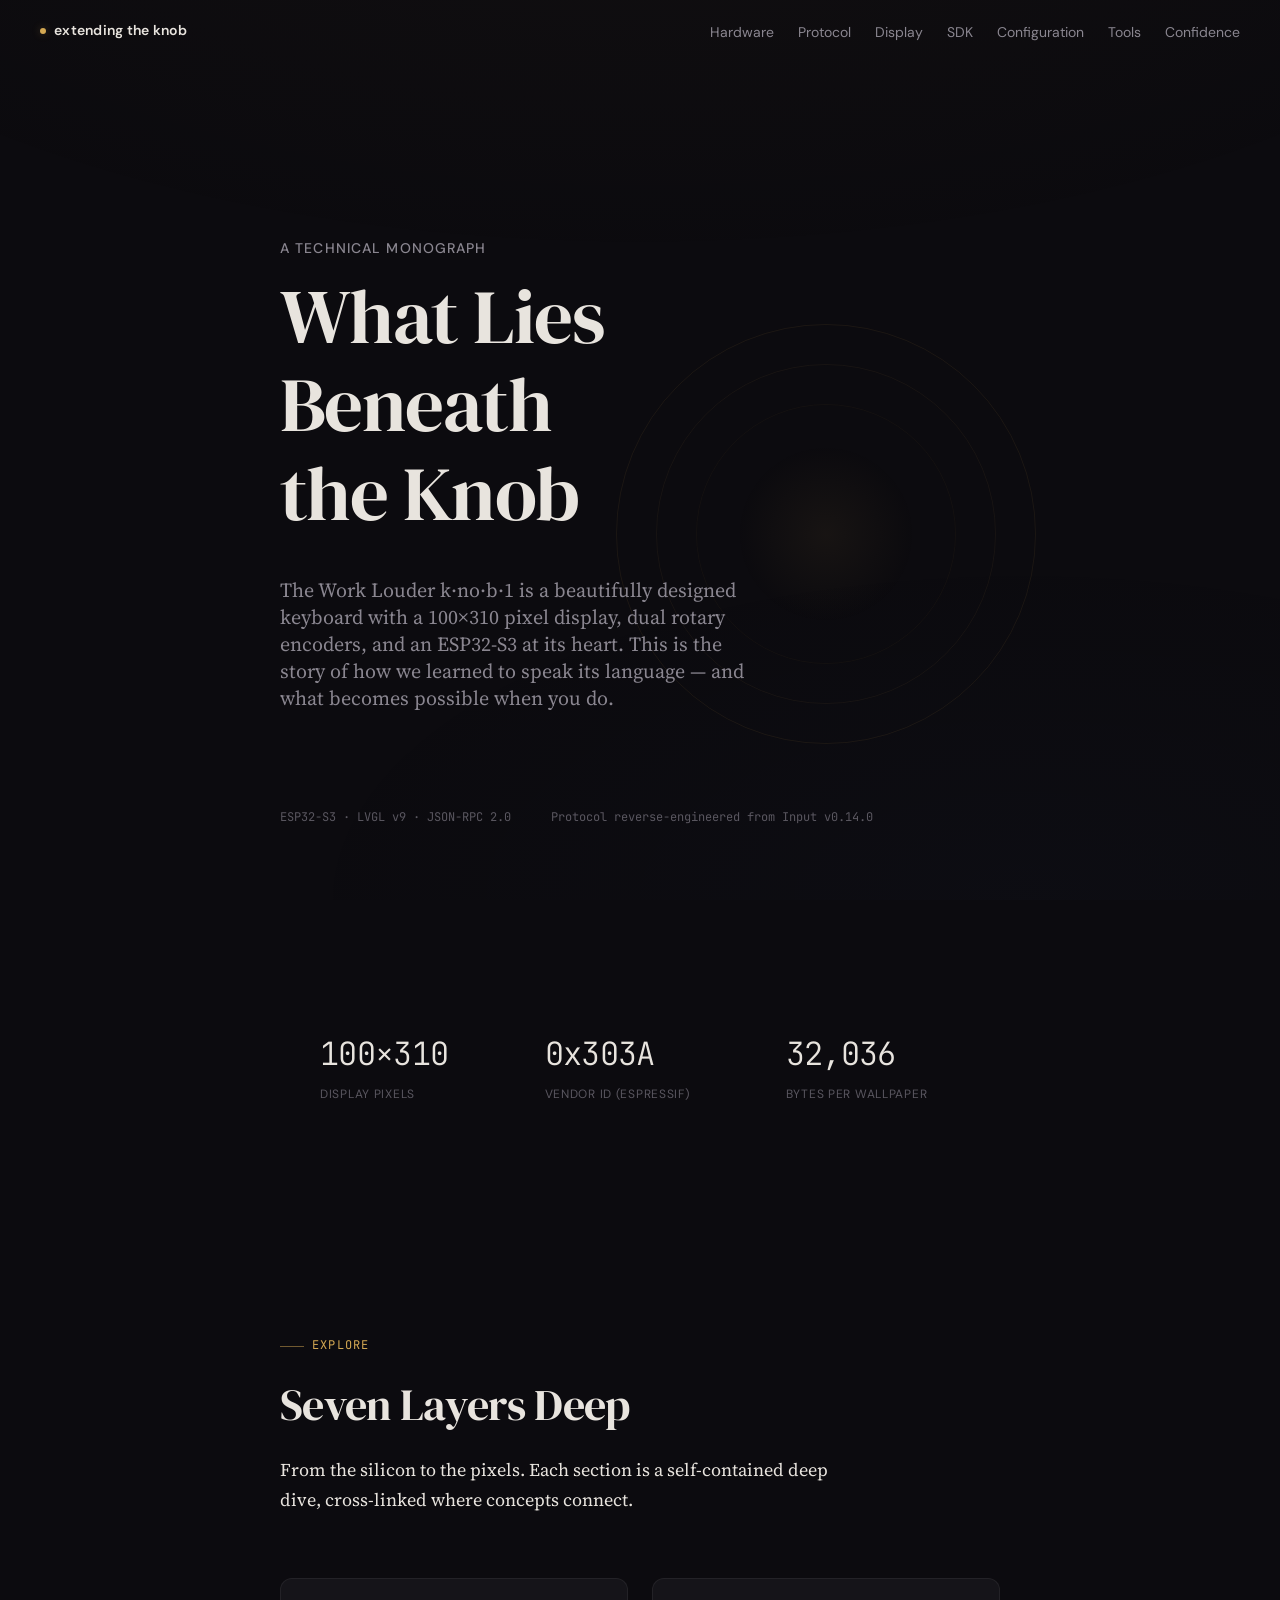
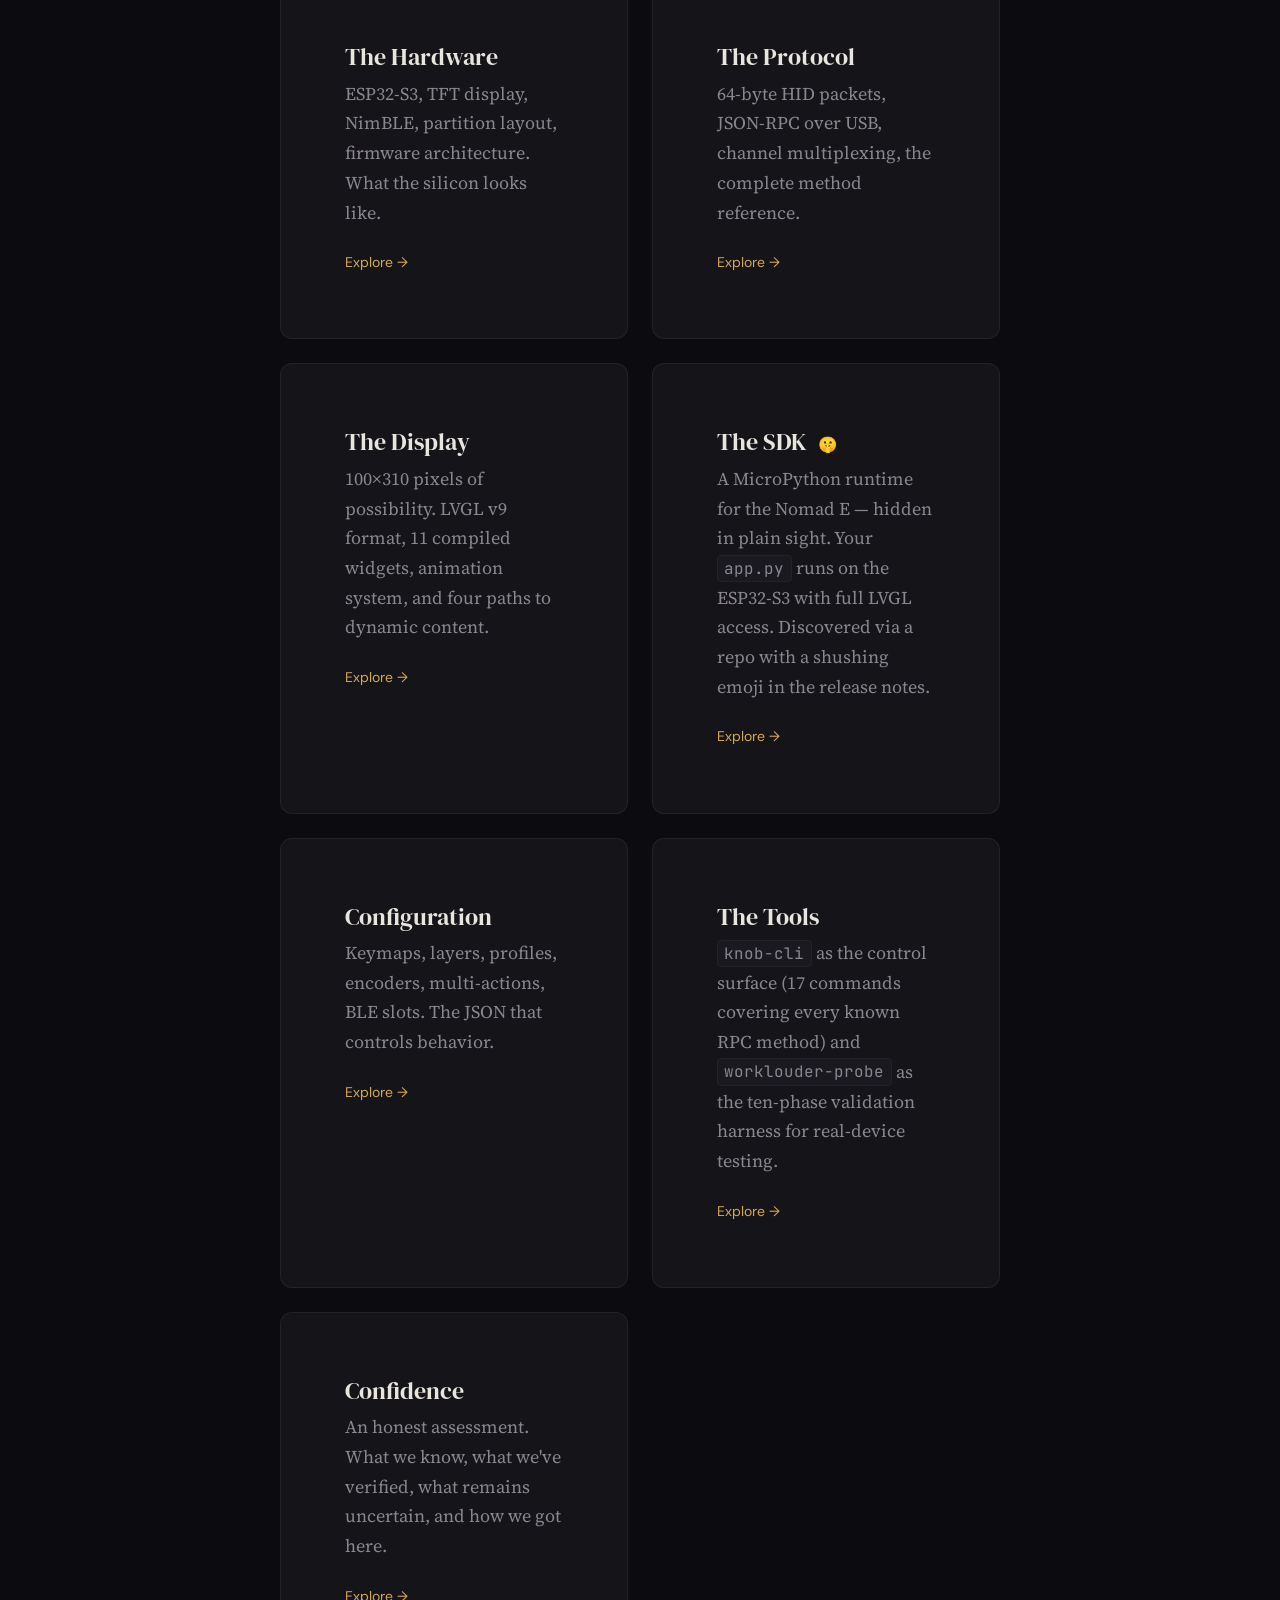
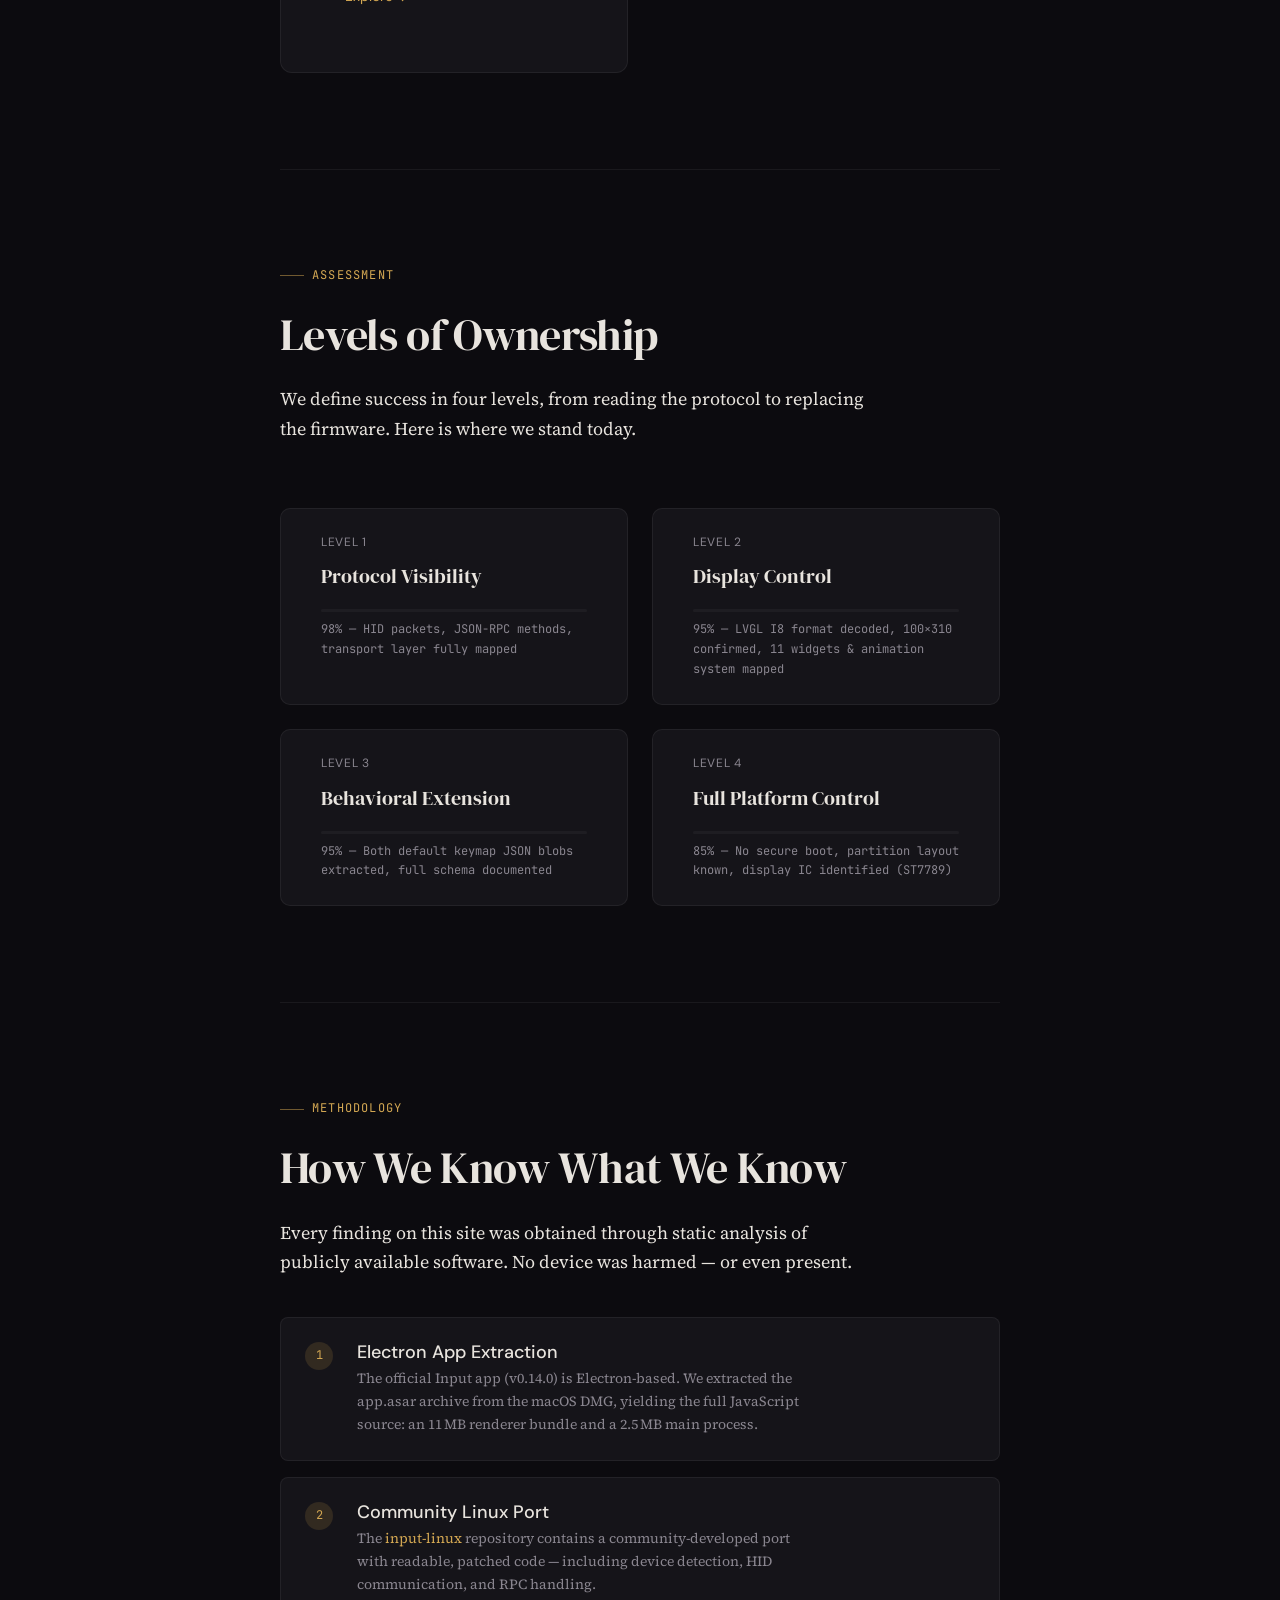
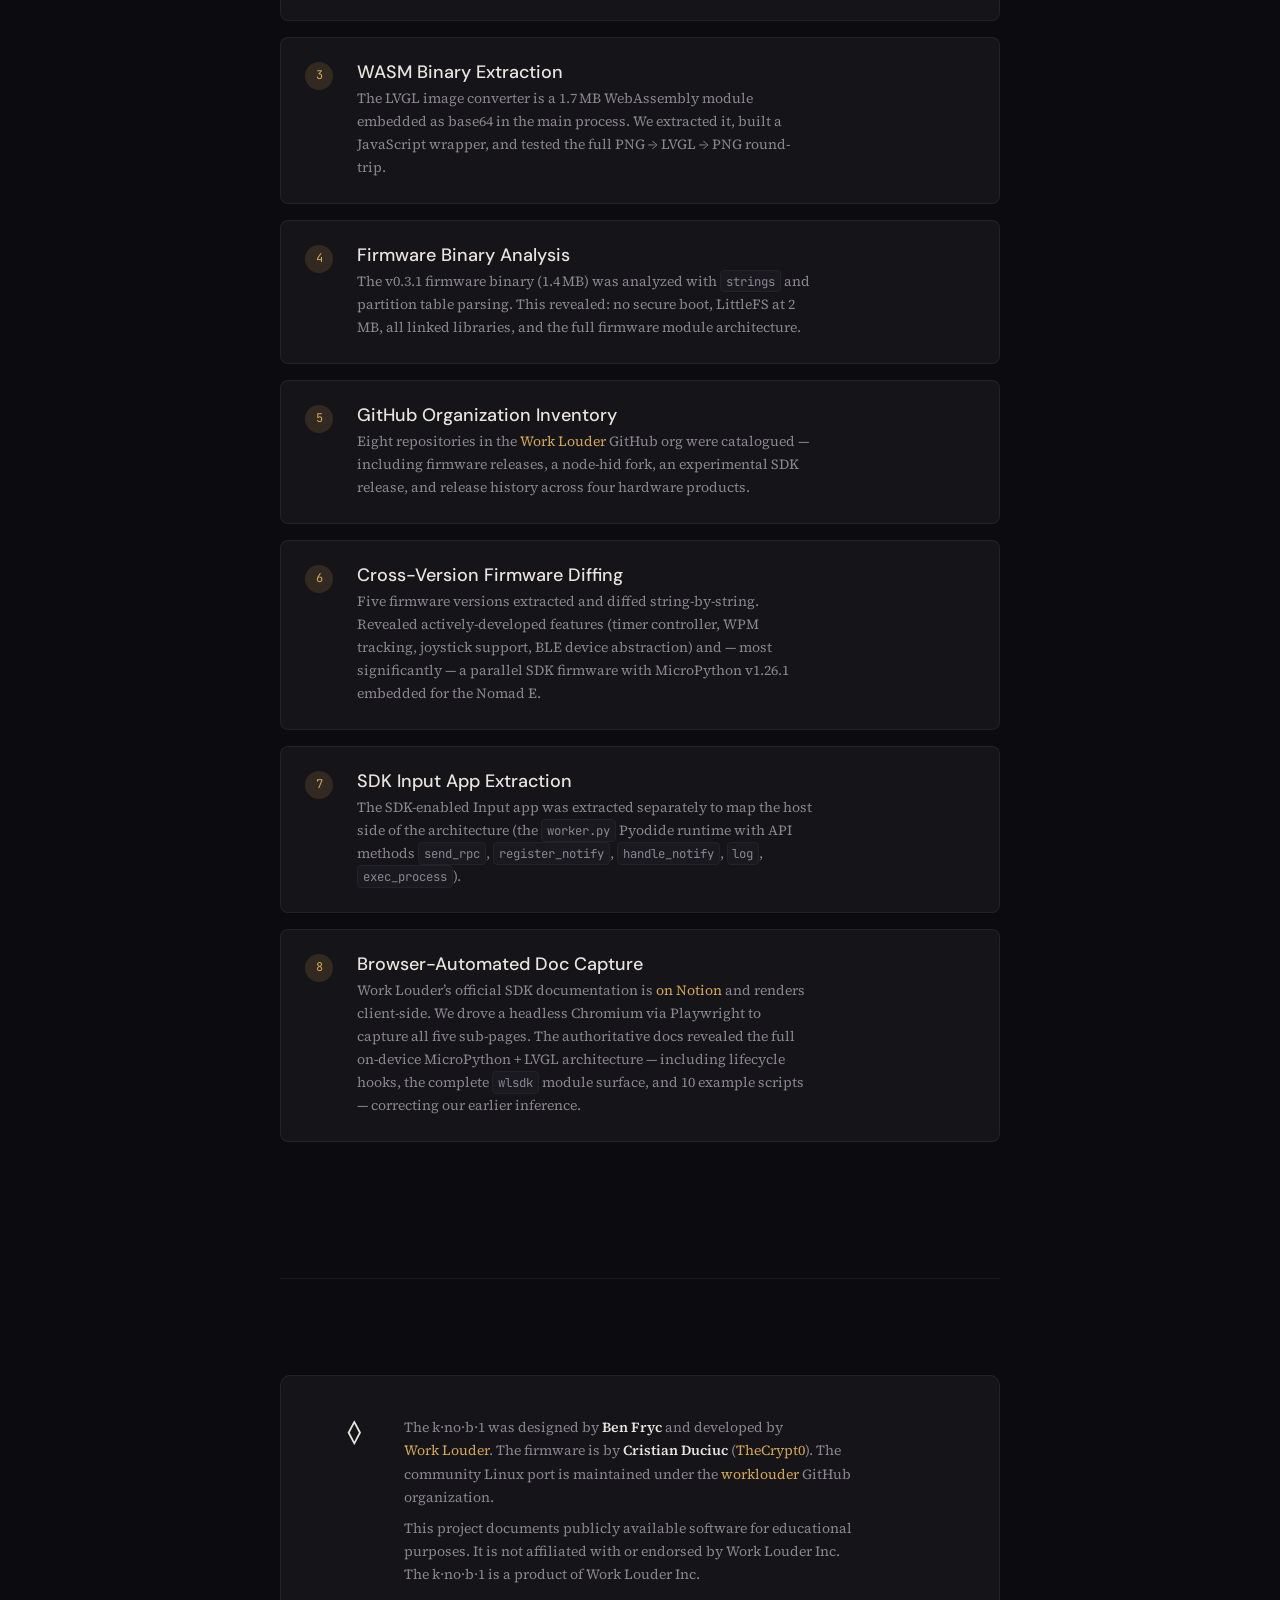
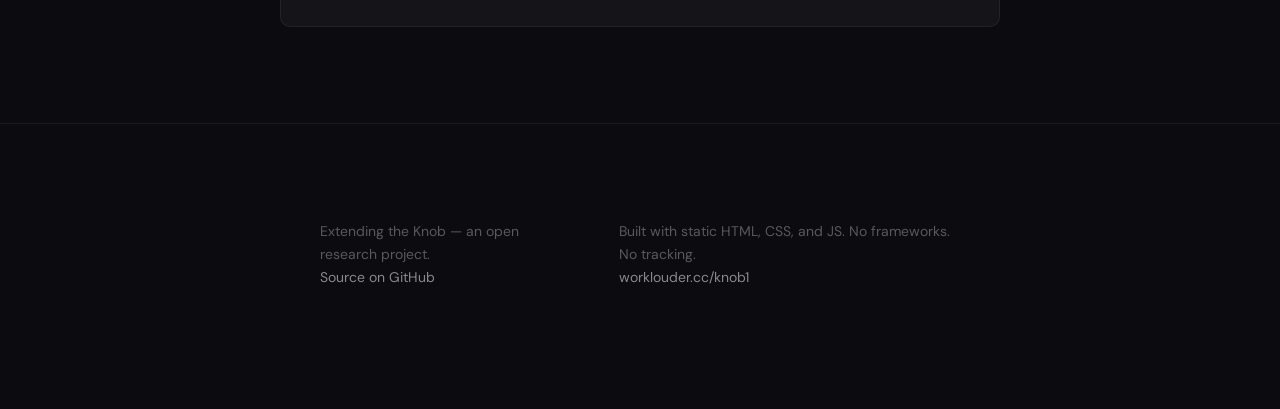
<file: index.html>
<!DOCTYPE html>
<html lang="en">
<head>
<meta name="robots" content="noindex, nofollow">
  <meta charset="UTF-8">
  <meta name="viewport" content="width=device-width, initial-scale=1.0">
  <title>Extending the Knob — Inside the Work Louder k·no·b·1</title>
  <meta name="description" content="A technical deep dive into the Work Louder k·no·b·1 keyboard. Protocol documentation, display system, hardware architecture, and tools for extending the device.">
  <link rel="stylesheet" href="css/style.css">
  <style>
    /* --- Hero-specific --- */
    .hero-glow {
      position: absolute;
      top: 50%;
      right: -5%;
      width: 420px;
      height: 420px;
      transform: translateY(-50%);
      pointer-events: none;
    }

    .hero-glow .ring {
      position: absolute;
      inset: 0;
      border-radius: 50%;
      border: 1px solid rgba(212, 168, 83, 0.08);
      animation: pulse 4s ease-in-out infinite;
    }

    .hero-glow .ring:nth-child(2) {
      inset: 40px;
      animation-delay: 0.8s;
      border-color: rgba(212, 168, 83, 0.06);
    }

    .hero-glow .ring:nth-child(3) {
      inset: 80px;
      animation-delay: 1.6s;
      border-color: rgba(212, 168, 83, 0.04);
    }

    .hero-glow .core {
      position: absolute;
      inset: 120px;
      border-radius: 50%;
      background: radial-gradient(circle, rgba(212, 168, 83, 0.06), transparent 70%);
    }

    @keyframes pulse {
      0%, 100% { opacity: 0.3; transform: scale(1); }
      50% { opacity: 1; transform: scale(1.03); }
    }

    /* --- Spec Strip --- */
    .spec-strip {
      display: flex;
      gap: var(--space-3xl);
      padding: var(--space-xl) 0;
      margin-bottom: var(--space-3xl);
      overflow-x: auto;
    }

    .spec-item {
      display: flex;
      flex-direction: column;
      gap: 4px;
      flex-shrink: 0;
    }

    .spec-item .spec-value {
      font-family: var(--font-mono);
      font-size: var(--text-2xl);
      font-weight: 300;
      color: var(--text);
      letter-spacing: -0.02em;
    }

    .spec-item .spec-label {
      font-family: var(--font-ui);
      font-size: var(--text-xs);
      color: var(--text-tertiary);
      text-transform: uppercase;
      letter-spacing: 0.06em;
    }

    /* --- Section Cards --- */
    .section-card {
      display: block;
      background: var(--surface);
      border: 1px solid var(--surface-border);
      border-radius: 12px;
      padding: var(--space-2xl);
      transition: all var(--duration) var(--ease-out);
      position: relative;
      overflow: hidden;
    }

    .section-card::before {
      content: '';
      position: absolute;
      top: 0;
      left: 0;
      right: 0;
      height: 2px;
      background: linear-gradient(90deg, transparent, var(--accent), transparent);
      opacity: 0;
      transition: opacity var(--duration) var(--ease-out);
    }

    .section-card:hover {
      border-color: rgba(255, 255, 255, 0.1);
      transform: translateY(-3px);
      box-shadow: 0 12px 40px rgba(0,0,0,0.3);
    }

    .section-card:hover::before {
      opacity: 1;
    }

    .section-card h3 {
      font-family: var(--font-display);
      font-size: var(--text-xl);
      margin-bottom: var(--space-sm);
    }

    .section-card .desc {
      color: var(--text-secondary);
      font-size: var(--text-base);
      margin-bottom: var(--space-lg);
    }

    .section-card .arrow {
      font-family: var(--font-ui);
      font-size: var(--text-sm);
      color: var(--accent);
      display: flex;
      align-items: center;
      gap: var(--space-sm);
      transition: gap var(--duration-fast) var(--ease-out);
    }

    .section-card:hover .arrow {
      gap: var(--space-md);
    }

    /* --- Confidence Dashboard --- */
    .confidence-grid {
      display: grid;
      grid-template-columns: 1fr 1fr;
      gap: var(--space-lg);
    }

    .confidence-card {
      background: var(--surface);
      border: 1px solid var(--surface-border);
      border-radius: 10px;
      padding: var(--space-lg) var(--space-xl);
    }

    .confidence-card .level-name {
      font-family: var(--font-ui);
      font-size: var(--text-xs);
      text-transform: uppercase;
      letter-spacing: 0.06em;
      color: var(--text-secondary);
      margin-bottom: var(--space-sm);
    }

    .confidence-card .level-title {
      font-family: var(--font-display);
      font-size: var(--text-lg);
      margin-bottom: var(--space-md);
    }

    .confidence-card .track {
      height: 3px;
      background: rgba(255,255,255,0.04);
      border-radius: 2px;
      overflow: hidden;
      margin-bottom: var(--space-sm);
    }

    .confidence-card .fill {
      height: 100%;
      border-radius: 2px;
      transition: width 1.5s var(--ease-out);
      width: 0;
    }

    .confidence-card .pct {
      font-family: var(--font-mono);
      font-size: var(--text-xs);
      color: var(--text-secondary);
    }

    /* --- Credit --- */
    .credit-block {
      background: var(--surface);
      border: 1px solid var(--surface-border);
      border-radius: 10px;
      padding: var(--space-xl) var(--space-2xl);
      display: flex;
      align-items: flex-start;
      gap: var(--space-xl);
    }

    .credit-block .credit-icon {
      font-size: 2rem;
      line-height: 1;
      flex-shrink: 0;
    }

    .credit-block p {
      font-size: var(--text-sm);
      color: var(--text-secondary);
      margin-bottom: var(--space-sm);
    }

    .credit-block p:last-child {
      margin-bottom: 0;
    }

    @media (max-width: 768px) {
      .spec-strip { gap: var(--space-xl); flex-wrap: wrap; }
      .confidence-grid { grid-template-columns: 1fr; }
      .hero-glow { display: none; }
      .credit-block { flex-direction: column; }
    }
  </style>
</head>
<body>

  <!-- Navigation -->
  <nav class="nav">
    <a href="index.html" class="nav-logo">
      <span class="dot"></span>
      extending the knob
    </a>
    <ul class="nav-links">
      <li><a href="pages/hardware.html">Hardware</a></li>
      <li><a href="pages/protocol.html">Protocol</a></li>
      <li><a href="pages/display.html">Display</a></li>
      <li><a href="pages/sdk.html">SDK</a></li>
      <li><a href="pages/configuration.html">Configuration</a></li>
      <li><a href="pages/tools.html">Tools</a></li>
      <li><a href="pages/confidence.html">Confidence</a></li>
    </ul>
  </nav>

  <main class="page">

    <!-- Hero -->
    <section class="hero container">
      <div class="hero-glow">
        <div class="ring"></div>
        <div class="ring"></div>
        <div class="ring"></div>
        <div class="core"></div>
      </div>

      <h4 class="fade-in">A Technical Monograph</h4>
      <h1 class="fade-in">What Lies Beneath the&nbsp;Knob</h1>
      <p class="subtitle fade-in">
        The Work Louder k·no·b·1 is a beautifully designed keyboard with a
        100&times;310 pixel display, dual rotary encoders, and an ESP32-S3
        at its heart. This is the story of how we learned to speak its language
        &mdash;&nbsp;and what becomes possible when you do.
      </p>
      <div class="meta fade-in">
        <span>ESP32-S3 &middot; LVGL v9 &middot; JSON-RPC 2.0</span>
        <span>Protocol reverse-engineered from Input&nbsp;v0.14.0</span>
      </div>
    </section>

    <!-- Spec Strip -->
    <section class="container fade-in">
      <div class="spec-strip">
        <div class="spec-item">
          <span class="spec-value">100&times;310</span>
          <span class="spec-label">Display pixels</span>
        </div>
        <div class="spec-item">
          <span class="spec-value">0x303A</span>
          <span class="spec-label">Vendor ID (Espressif)</span>
        </div>
        <div class="spec-item">
          <span class="spec-value">32,036</span>
          <span class="spec-label">Bytes per wallpaper</span>
        </div>
        <div class="spec-item">
          <span class="spec-value">16 MB</span>
          <span class="spec-label">Flash capacity</span>
        </div>
        <div class="spec-item">
          <span class="spec-value">17</span>
          <span class="spec-label">RPC methods documented</span>
        </div>
        <div class="spec-item">
          <span class="spec-value">MicroPython</span>
          <span class="spec-label">runs on the Nomad E itself</span>
        </div>
      </div>
    </section>

    <!-- Sections Overview -->
    <section class="section container">
      <div class="section-label fade-in">Explore</div>
      <h2 class="fade-in">Seven Layers Deep</h2>
      <p class="fade-in">
        From the silicon to the pixels. Each section is a self-contained
        deep dive, cross-linked where concepts connect.
      </p>

      <div class="card-grid stagger" style="margin-top: var(--space-2xl);">
        <a href="pages/hardware.html" class="section-card fade-in">
          <h3>The Hardware</h3>
          <p class="desc">ESP32-S3, TFT display, NimBLE, partition layout, firmware architecture. What the silicon looks like.</p>
          <span class="arrow">Explore &rarr;</span>
        </a>

        <a href="pages/protocol.html" class="section-card fade-in">
          <h3>The Protocol</h3>
          <p class="desc">64-byte HID packets, JSON-RPC over USB, channel multiplexing, the complete method reference.</p>
          <span class="arrow">Explore &rarr;</span>
        </a>

        <a href="pages/display.html" class="section-card fade-in">
          <h3>The Display</h3>
          <p class="desc">100&times;310 pixels of possibility. LVGL v9 format, 11 compiled widgets, animation system, and four paths to dynamic content.</p>
          <span class="arrow">Explore &rarr;</span>
        </a>

        <a href="pages/sdk.html" class="section-card fade-in">
          <h3>The SDK <span style="font-size: 0.65em; vertical-align: middle; margin-left: 0.4em;">&#129323;</span></h3>
          <p class="desc">A MicroPython runtime for the Nomad&nbsp;E &mdash; hidden in plain sight. Your <code>app.py</code> runs on the ESP32-S3 with full LVGL access. Discovered via a repo with a shushing emoji in the release notes.</p>
          <span class="arrow">Explore &rarr;</span>
        </a>

        <a href="pages/configuration.html" class="section-card fade-in">
          <h3>Configuration</h3>
          <p class="desc">Keymaps, layers, profiles, encoders, multi-actions, BLE slots. The JSON that controls behavior.</p>
          <span class="arrow">Explore &rarr;</span>
        </a>

        <a href="pages/tools.html" class="section-card fade-in">
          <h3>The Tools</h3>
          <p class="desc"><code>knob-cli</code> as the control surface (17 commands covering every known RPC method) and <code>worklouder-probe</code> as the ten-phase validation harness for real-device testing.</p>
          <span class="arrow">Explore &rarr;</span>
        </a>

        <a href="pages/confidence.html" class="section-card fade-in">
          <h3>Confidence</h3>
          <p class="desc">An honest assessment. What we know, what we've verified, what remains uncertain, and how we got here.</p>
          <span class="arrow">Explore &rarr;</span>
        </a>
      </div>
    </section>

    <!-- Confidence Dashboard -->
    <section class="section container">
      <div class="section-label fade-in">Assessment</div>
      <h2 class="fade-in">Levels of Ownership</h2>
      <p class="fade-in">
        We define success in four levels, from reading the protocol to replacing
        the firmware. Here is where we stand today.
      </p>

      <div class="confidence-grid stagger" style="margin-top: var(--space-2xl);">
        <div class="confidence-card fade-in">
          <div class="level-name">Level 1</div>
          <div class="level-title">Protocol Visibility</div>
          <div class="track"><div class="fill green" data-value="98"></div></div>
          <div class="pct">98% &mdash; HID packets, JSON-RPC methods, transport layer fully mapped</div>
        </div>

        <div class="confidence-card fade-in">
          <div class="level-name">Level 2</div>
          <div class="level-title">Display Control</div>
          <div class="track"><div class="fill green" data-value="95"></div></div>
          <div class="pct">95% &mdash; LVGL I8 format decoded, 100&times;310 confirmed, 11 widgets &amp; animation system mapped</div>
        </div>

        <div class="confidence-card fade-in">
          <div class="level-name">Level 3</div>
          <div class="level-title">Behavioral Extension</div>
          <div class="track"><div class="fill green" data-value="95"></div></div>
          <div class="pct">95% &mdash; Both default keymap JSON blobs extracted, full schema documented</div>
        </div>

        <div class="confidence-card fade-in">
          <div class="level-name">Level 4</div>
          <div class="level-title">Full Platform Control</div>
          <div class="track"><div class="fill amber" data-value="85"></div></div>
          <div class="pct">85% &mdash; No secure boot, partition layout known, display IC identified (ST7789)</div>
        </div>
      </div>
    </section>

    <!-- Methodology -->
    <section class="section container">
      <div class="section-label fade-in">Methodology</div>
      <h2 class="fade-in">How We Know What We Know</h2>
      <p class="fade-in">
        Every finding on this site was obtained through static analysis of
        publicly available software. No device was harmed &mdash; or even present.
      </p>
      <div class="pipeline stagger" style="margin-top: var(--space-xl);">
        <div class="pipeline-step">
          <div class="step-num">1</div>
          <div class="step-content">
            <h3>Electron App Extraction</h3>
            <p>The official Input app (v0.14.0) is Electron-based. We extracted the app.asar archive from the macOS DMG, yielding the full JavaScript source: an 11&thinsp;MB renderer bundle and a 2.5&thinsp;MB main process.</p>
          </div>
        </div>
        <div class="pipeline-step">
          <div class="step-num">2</div>
          <div class="step-content">
            <h3>Community Linux Port</h3>
            <p>The <a href="https://github.com/worklouder/input-linux">input-linux</a> repository contains a community-developed port with readable, patched code — including device detection, HID communication, and RPC handling.</p>
          </div>
        </div>
        <div class="pipeline-step">
          <div class="step-num">3</div>
          <div class="step-content">
            <h3>WASM Binary Extraction</h3>
            <p>The LVGL image converter is a 1.7&thinsp;MB WebAssembly module embedded as base64 in the main process. We extracted it, built a JavaScript wrapper, and tested the full PNG&nbsp;&rarr;&nbsp;LVGL&nbsp;&rarr;&nbsp;PNG round-trip.</p>
          </div>
        </div>
        <div class="pipeline-step">
          <div class="step-num">4</div>
          <div class="step-content">
            <h3>Firmware Binary Analysis</h3>
            <p>The v0.3.1 firmware binary (1.4&thinsp;MB) was analyzed with <code>strings</code> and partition table parsing. This revealed: no secure boot, LittleFS at 2&thinsp;MB, all linked libraries, and the full firmware module architecture.</p>
          </div>
        </div>
        <div class="pipeline-step">
          <div class="step-num">5</div>
          <div class="step-content">
            <h3>GitHub Organization Inventory</h3>
            <p>Eight repositories in the <a href="https://github.com/worklouder">Work Louder</a> GitHub org were catalogued &mdash; including firmware releases, a node-hid fork, an experimental SDK release, and release history across four hardware products.</p>
          </div>
        </div>
        <div class="pipeline-step">
          <div class="step-num">6</div>
          <div class="step-content">
            <h3>Cross-Version Firmware Diffing</h3>
            <p>Five firmware versions extracted and diffed string-by-string. Revealed actively-developed features (timer controller, WPM tracking, joystick support, BLE device abstraction) and &mdash; most significantly &mdash; a parallel SDK firmware with MicroPython v1.26.1 embedded for the Nomad&nbsp;E.</p>
          </div>
        </div>
        <div class="pipeline-step">
          <div class="step-num">7</div>
          <div class="step-content">
            <h3>SDK Input App Extraction</h3>
            <p>The SDK-enabled Input app was extracted separately to map the host side of the architecture (the <code>worker.py</code> Pyodide runtime with API methods <code>send_rpc</code>, <code>register_notify</code>, <code>handle_notify</code>, <code>log</code>, <code>exec_process</code>).</p>
          </div>
        </div>
        <div class="pipeline-step">
          <div class="step-num">8</div>
          <div class="step-content">
            <h3>Browser-Automated Doc Capture</h3>
            <p>Work Louder&rsquo;s official SDK documentation is <a href="https://worklouder.notion.site/sdk-docs" target="_blank" rel="noopener">on Notion</a> and renders client-side. We drove a headless Chromium via Playwright to capture all five sub-pages. The authoritative docs revealed the full on-device MicroPython + LVGL architecture &mdash; including lifecycle hooks, the complete <code>wlsdk</code> module surface, and 10 example scripts &mdash; correcting our earlier inference.</p>
          </div>
        </div>
      </div>
    </section>

    <!-- Credit -->
    <section class="section container">
      <div class="credit-block fade-in">
        <div class="credit-icon">&loz;</div>
        <div>
          <p>
            The k·no·b·1 was designed by <strong>Ben Fryc</strong> and developed
            by <a href="https://worklouder.cc" target="_blank" rel="noopener">Work&nbsp;Louder</a>.
            The firmware is by <strong>Cristian Duciuc</strong>
            (<a href="https://github.com/TheCrypt0" target="_blank" rel="noopener">TheCrypt0</a>).
            The community Linux port is maintained under the
            <a href="https://github.com/worklouder/input-linux" target="_blank" rel="noopener">worklouder</a>
            GitHub organization.
          </p>
          <p>
            This project documents publicly available software for educational
            purposes. It is not affiliated with or endorsed by Work Louder Inc.
            The k·no·b·1 is a product of Work&nbsp;Louder&nbsp;Inc.
          </p>
        </div>
      </div>
    </section>

  </main>

  <!-- Footer -->
  <footer class="footer">
    <div class="container footer-inner">
      <p>
        Extending the Knob &mdash; an open research project.<br>
        <a href="https://github.com/malpern/extending-the-knob" target="_blank" rel="noopener">Source on GitHub</a>
      </p>
      <p>
        Built with static HTML, CSS, and JS. No frameworks. No tracking.<br>
        <a href="https://worklouder.cc/knob1" target="_blank" rel="noopener">worklouder.cc/knob1</a>
      </p>
    </div>
  </footer>

  <script src="js/main.js"></script>
</body>
</html>
</file>
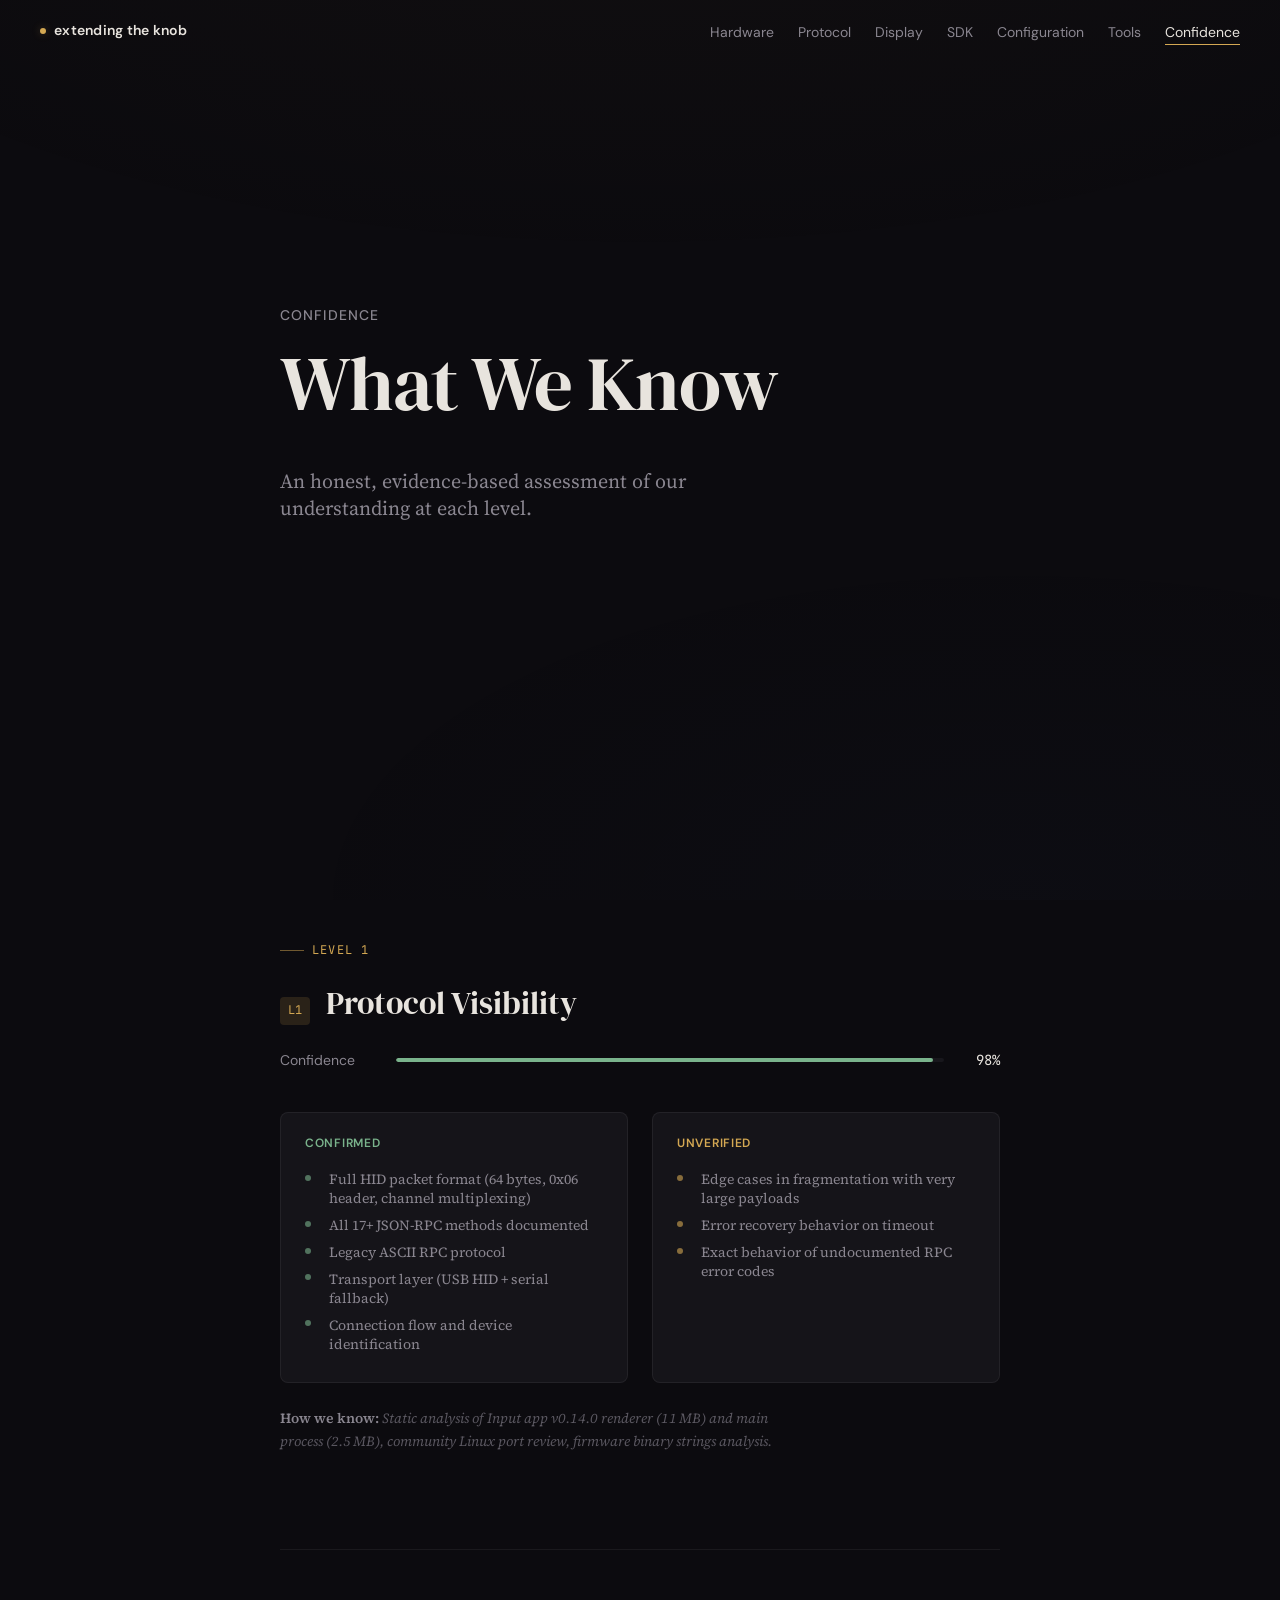
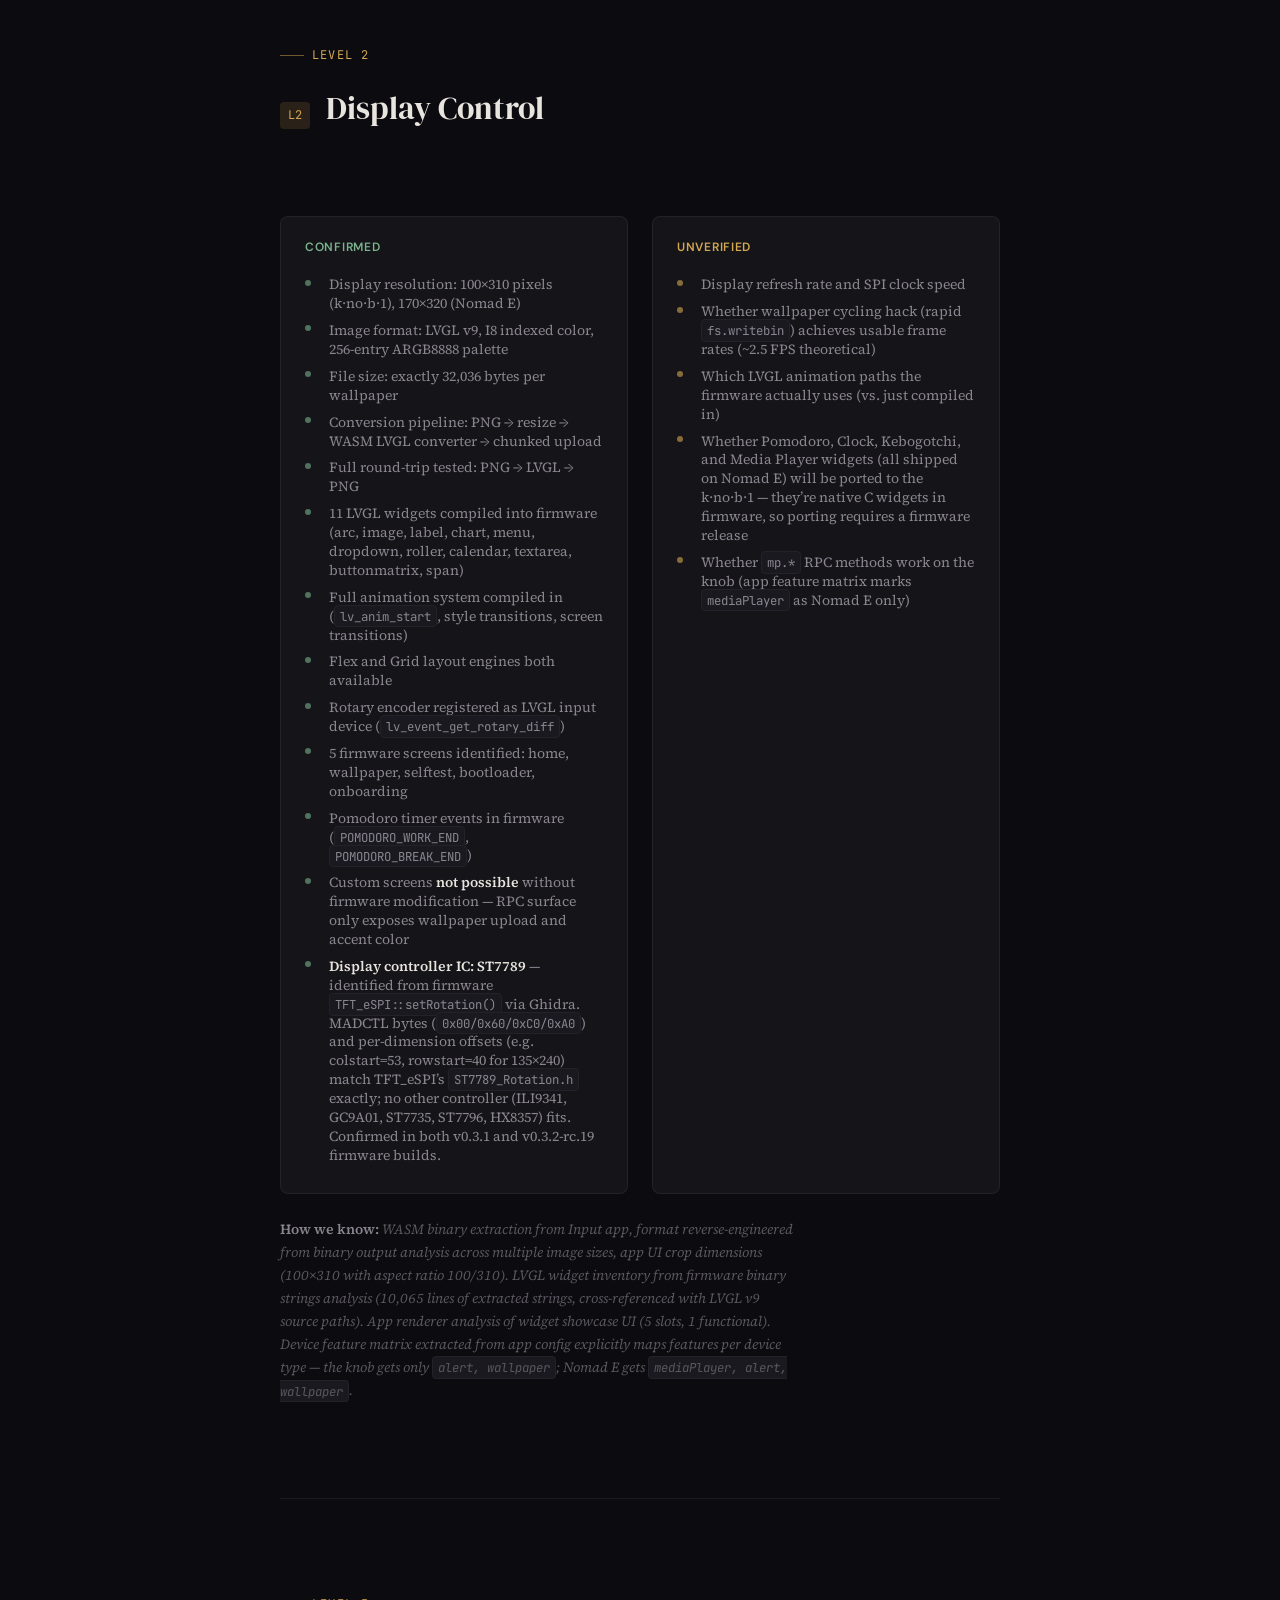
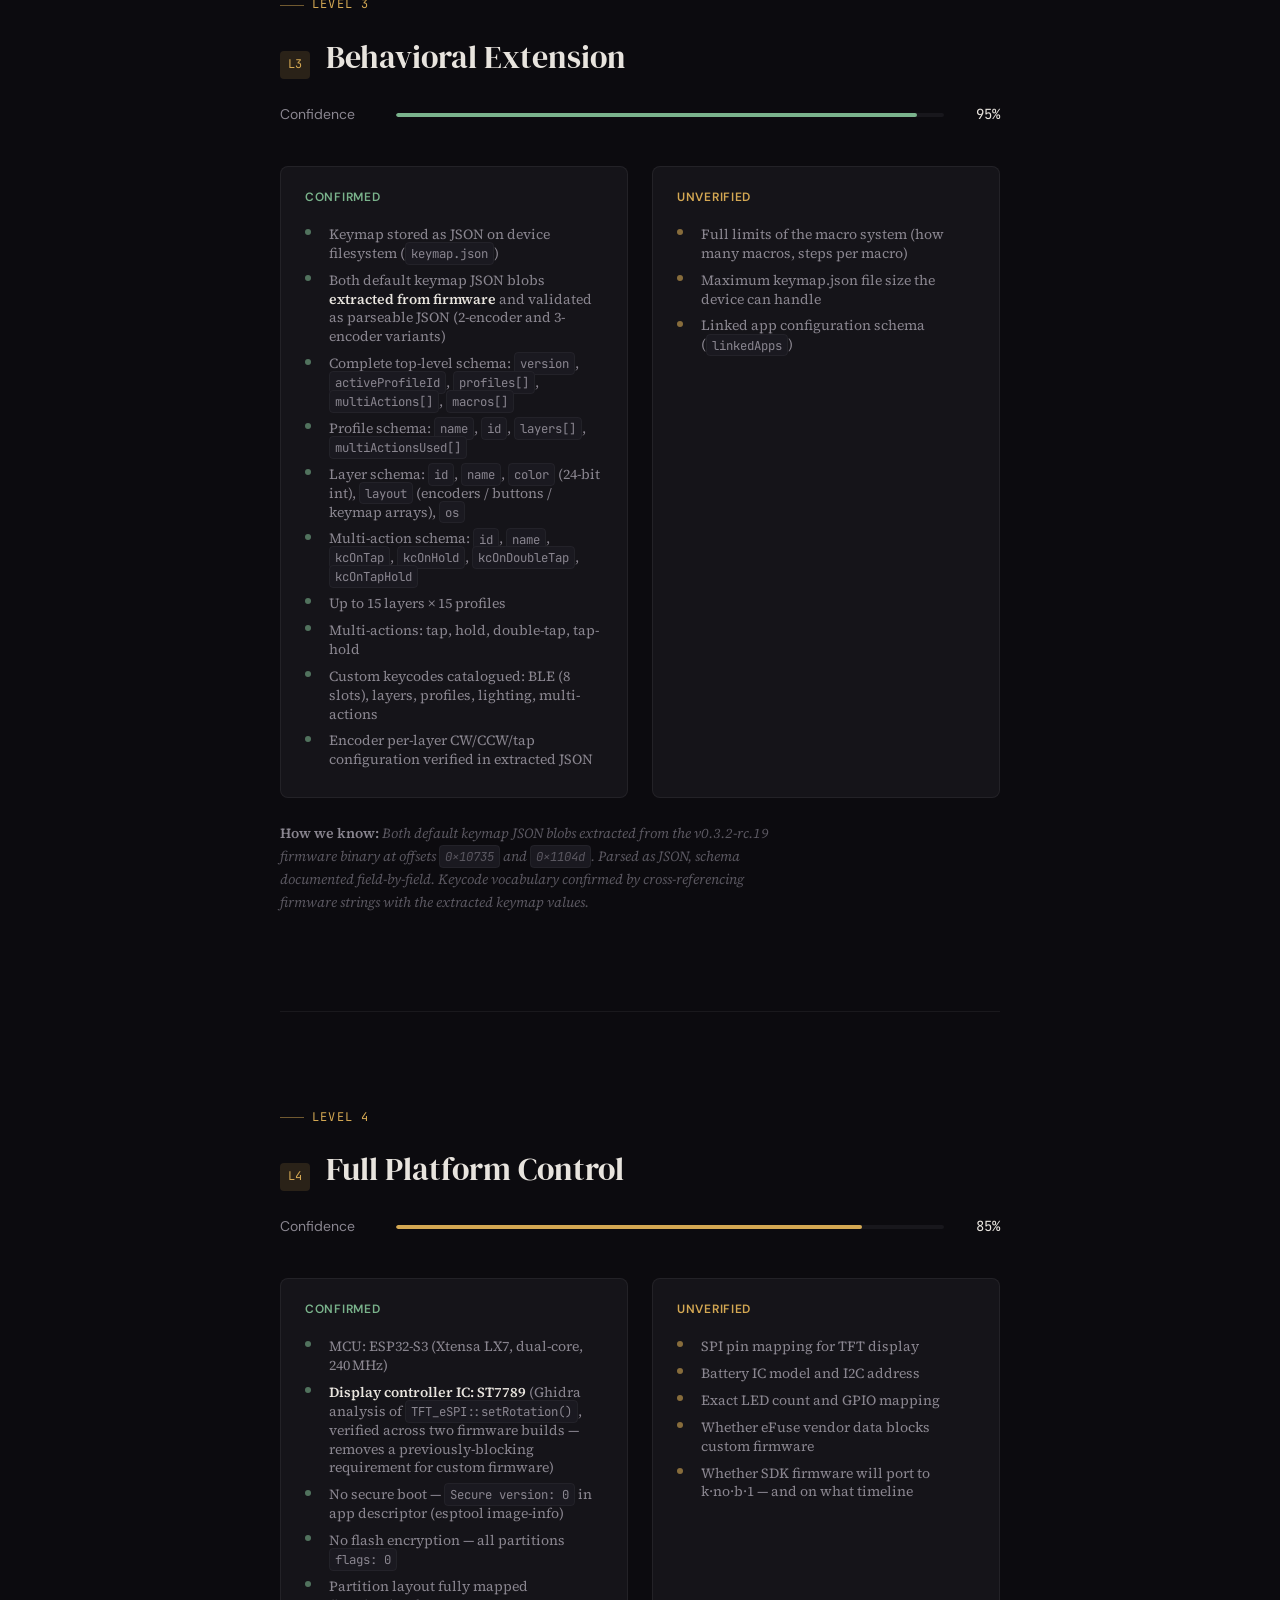
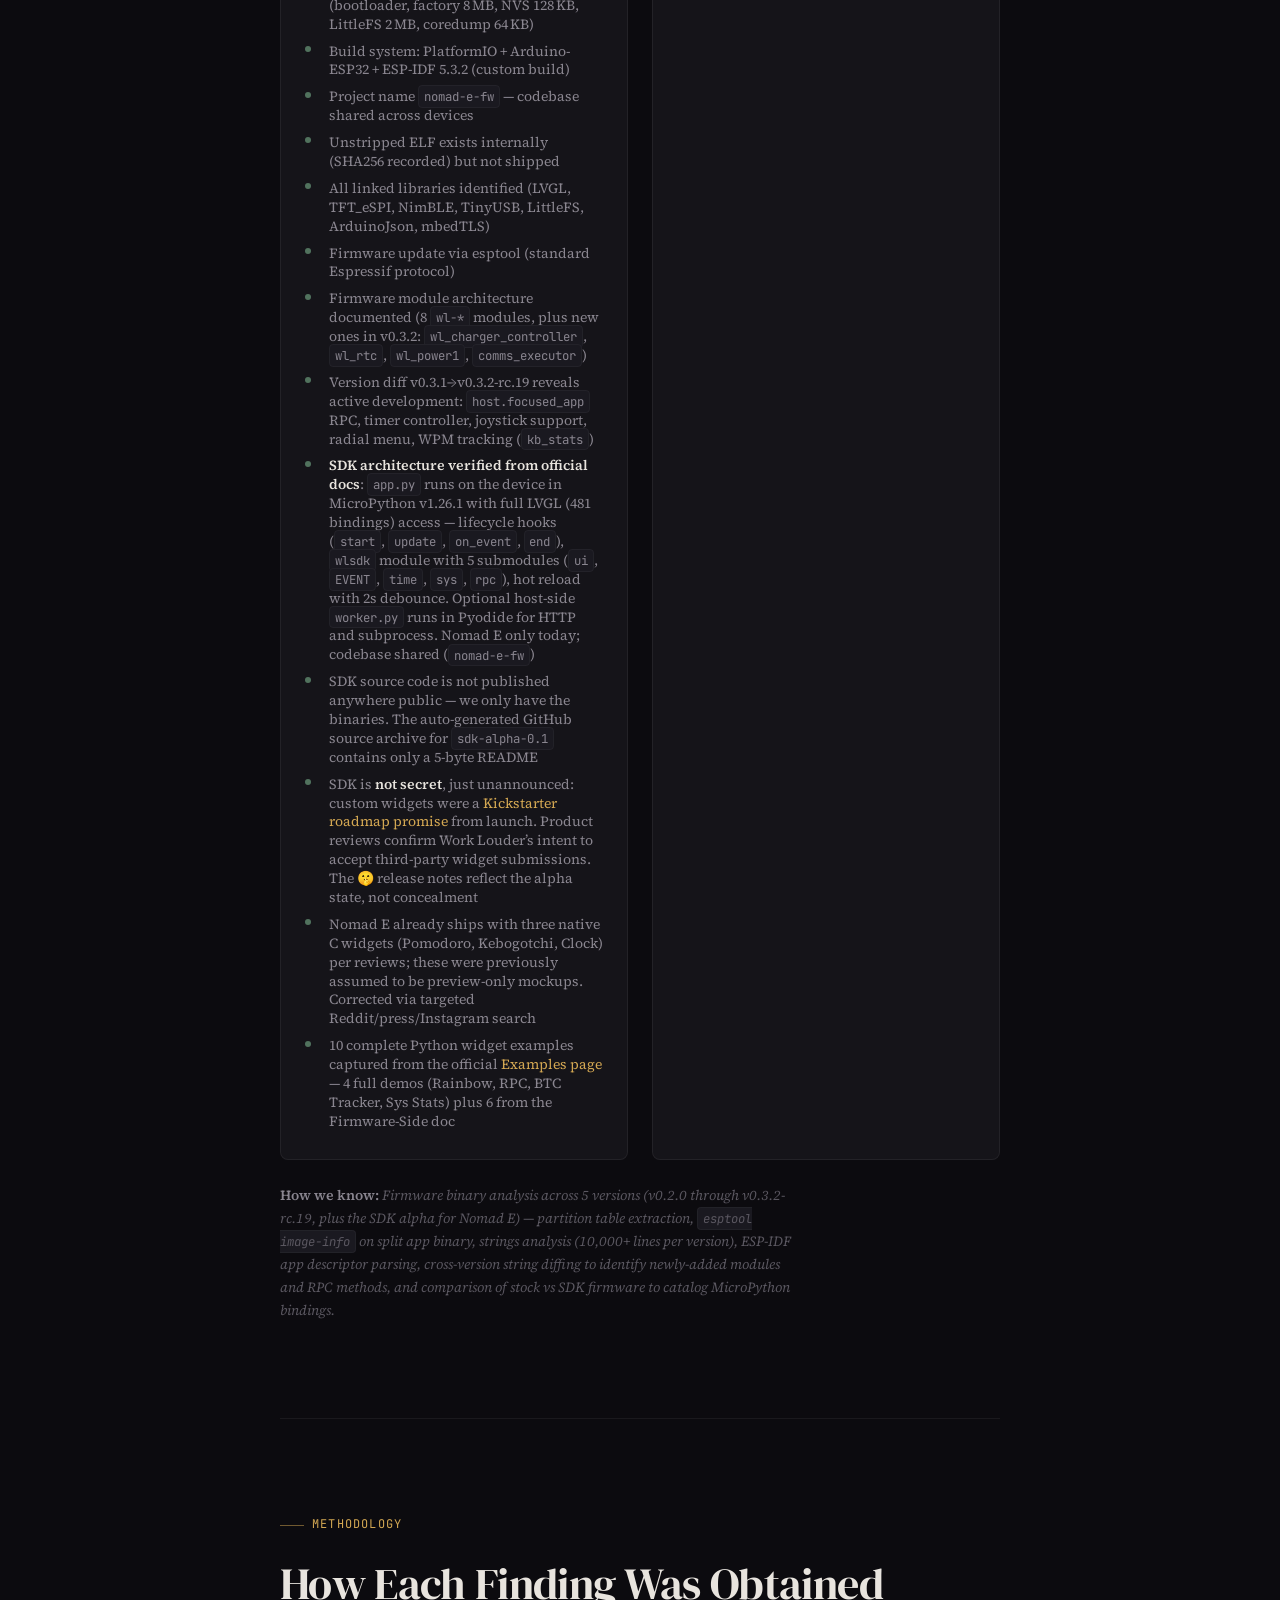
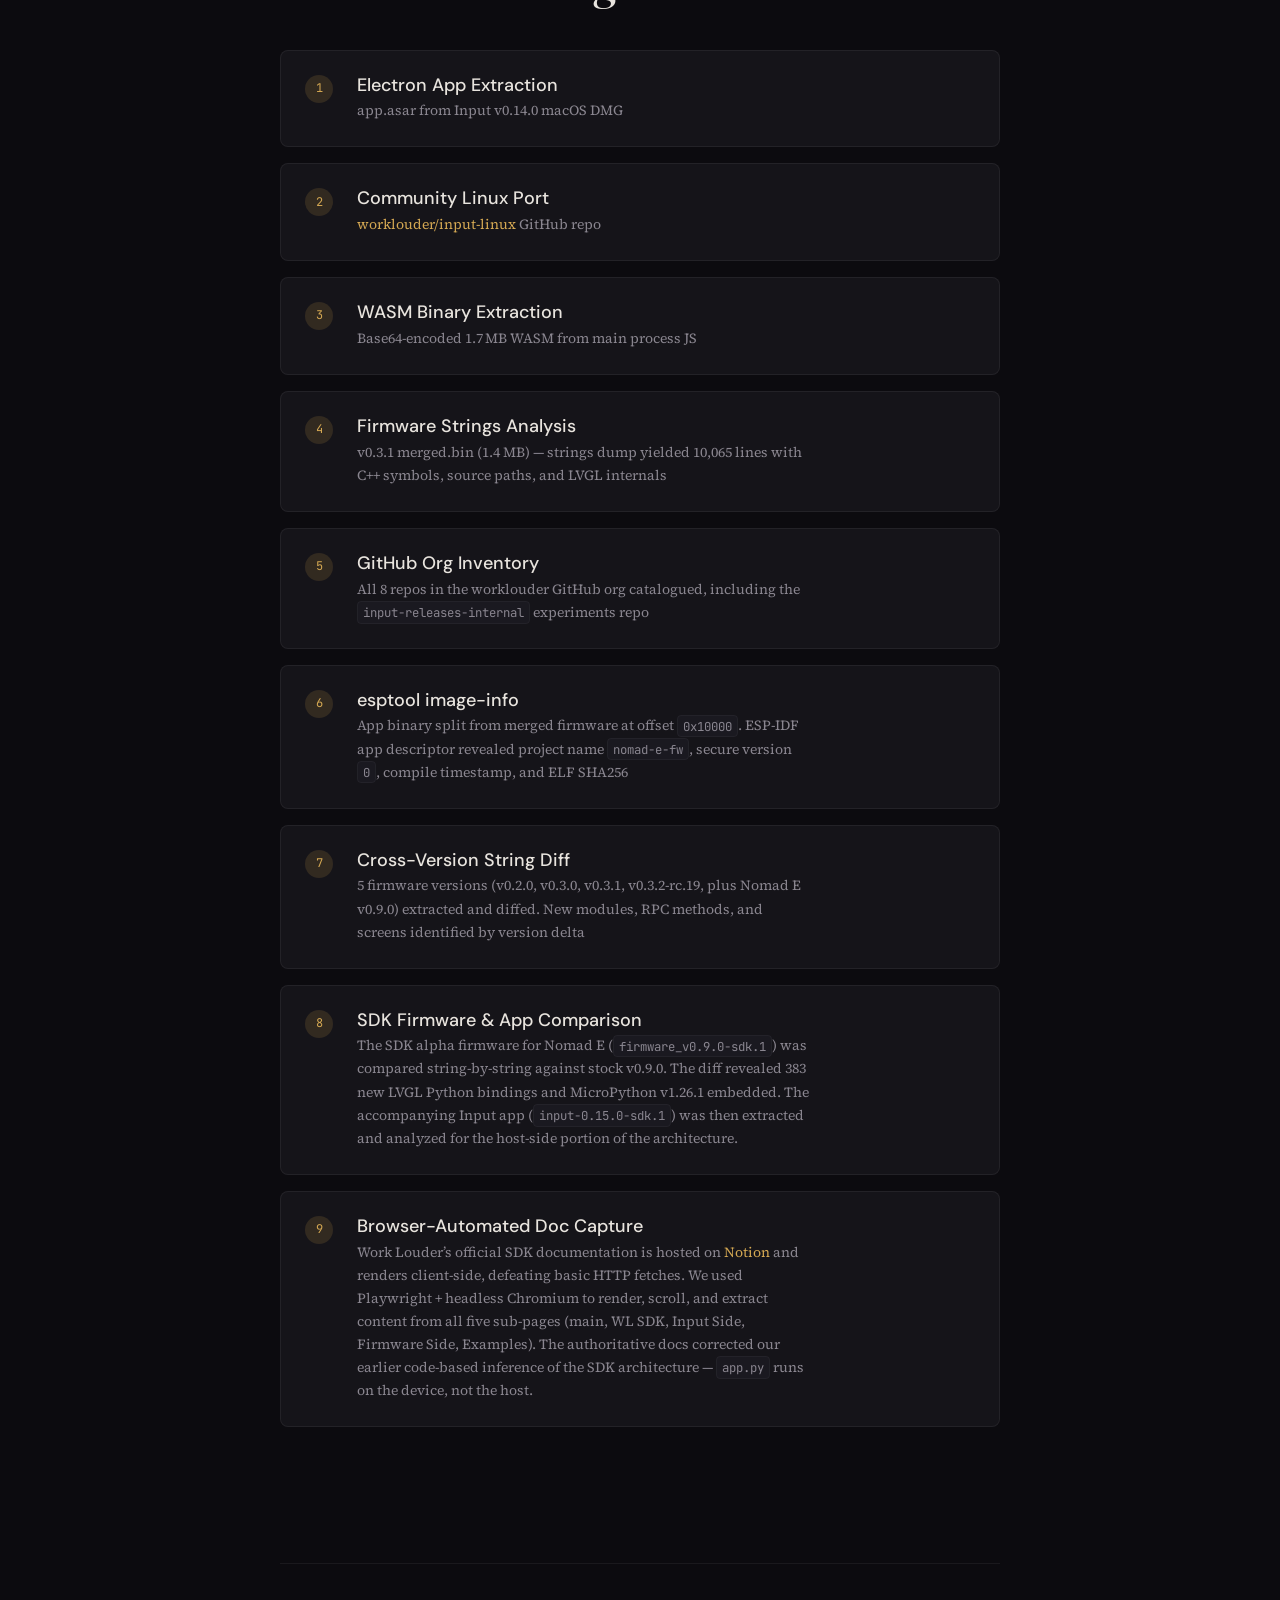
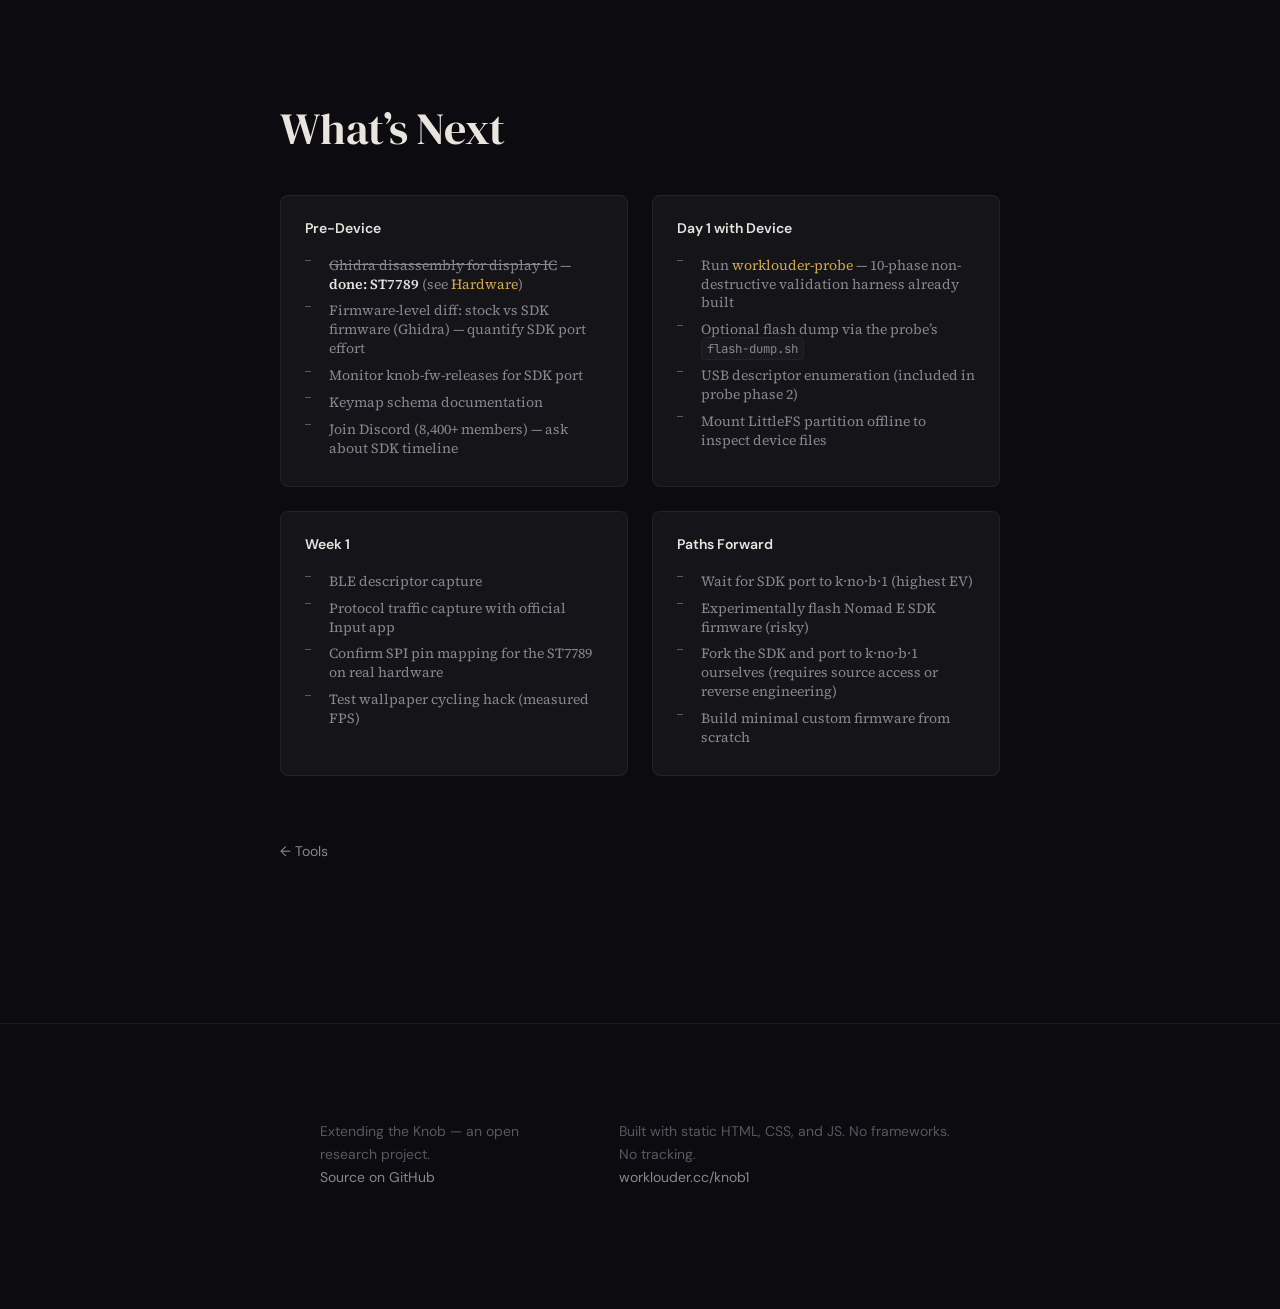
<file: pages/confidence.html>
<!DOCTYPE html>
<html lang="en">
<head>
<meta name="robots" content="noindex, nofollow">
  <meta charset="UTF-8">
  <meta name="viewport" content="width=device-width, initial-scale=1.0">
  <title>Confidence — Extending the Knob</title>
  <meta name="description" content="An honest, evidence-based assessment of our understanding of the Work Louder k·no·b·1 at each level — from protocol visibility to full platform control.">
  <link rel="stylesheet" href="../css/style.css">
  <style>
    /* --- Confidence Level Section --- */
    .level-section {
      padding: var(--space-2xl) 0;
    }

    .level-header {
      display: flex;
      align-items: baseline;
      gap: var(--space-md);
      margin-bottom: var(--space-lg);
    }

    .level-header .level-num {
      font-family: var(--font-mono);
      font-size: var(--text-xs);
      color: var(--accent);
      background: var(--accent-dim);
      padding: var(--space-xs) var(--space-sm);
      border-radius: 4px;
      flex-shrink: 0;
    }

    .level-header h3 {
      font-family: var(--font-display);
      font-size: var(--text-2xl);
      margin-bottom: 0;
    }

    /* --- Evidence Lists --- */
    .evidence-grid {
      display: grid;
      grid-template-columns: 1fr 1fr;
      gap: var(--space-lg);
      margin-top: var(--space-xl);
      margin-bottom: var(--space-lg);
    }

    .evidence-block {
      background: var(--surface);
      border: 1px solid var(--surface-border);
      border-radius: 8px;
      padding: var(--space-lg);
    }

    .evidence-block h4 {
      font-family: var(--font-ui);
      font-size: var(--text-xs);
      font-weight: 600;
      text-transform: uppercase;
      letter-spacing: 0.06em;
      margin-bottom: var(--space-md);
    }

    .evidence-block.confirmed h4 {
      color: var(--green);
    }

    .evidence-block.unverified h4 {
      color: var(--amber);
    }

    .evidence-block ul {
      list-style: none;
      padding: 0;
    }

    .evidence-block li {
      font-size: var(--text-sm);
      color: var(--text-secondary);
      padding: var(--space-xs) 0;
      padding-left: var(--space-lg);
      position: relative;
      line-height: var(--leading-snug);
    }

    .evidence-block.confirmed li::before {
      content: '';
      position: absolute;
      left: 0;
      top: 0.6em;
      width: 6px;
      height: 6px;
      border-radius: 50%;
      background: var(--green);
      opacity: 0.6;
    }

    .evidence-block.unverified li::before {
      content: '';
      position: absolute;
      left: 0;
      top: 0.6em;
      width: 6px;
      height: 6px;
      border-radius: 50%;
      background: var(--amber);
      opacity: 0.6;
    }

    .how-we-know {
      font-size: var(--text-sm);
      color: var(--text-tertiary);
      font-style: italic;
      margin-bottom: 0;
    }

    .how-we-know strong {
      color: var(--text-secondary);
      font-style: normal;
    }

    /* --- Roadmap --- */
    .roadmap-grid {
      display: grid;
      grid-template-columns: 1fr 1fr;
      gap: var(--space-lg);
      margin-top: var(--space-xl);
    }

    .roadmap-card {
      background: var(--surface);
      border: 1px solid var(--surface-border);
      border-radius: 8px;
      padding: var(--space-lg);
    }

    .roadmap-card h4 {
      font-family: var(--font-ui);
      font-size: var(--text-sm);
      font-weight: 600;
      color: var(--text);
      margin-bottom: var(--space-md);
      text-transform: none;
      letter-spacing: 0;
    }

    .roadmap-card ul {
      list-style: none;
      padding: 0;
    }

    .roadmap-card li {
      font-size: var(--text-sm);
      color: var(--text-secondary);
      padding: var(--space-xs) 0;
      padding-left: var(--space-lg);
      position: relative;
      line-height: var(--leading-snug);
    }

    .roadmap-card li::before {
      content: '';
      position: absolute;
      left: 0;
      top: 0.6em;
      width: 6px;
      height: 1px;
      background: var(--text-tertiary);
    }

    /* --- Prev/Next Nav --- */
    .prev-next {
      display: flex;
      justify-content: space-between;
      padding: var(--space-2xl) 0;
    }

    .prev-next a {
      font-family: var(--font-ui);
      font-size: var(--text-sm);
      color: var(--text-secondary);
      transition: color var(--duration-fast) var(--ease-out);
    }

    .prev-next a:hover {
      color: var(--text);
    }

    @media (max-width: 768px) {
      .evidence-grid { grid-template-columns: 1fr; }
      .roadmap-grid { grid-template-columns: 1fr; }
    }
  </style>
</head>
<body>

  <!-- Navigation -->
  <nav class="nav">
    <a href="../index.html" class="nav-logo">
      <span class="dot"></span>
      extending the knob
    </a>
    <ul class="nav-links">
      <li><a href="hardware.html">Hardware</a></li>
      <li><a href="protocol.html">Protocol</a></li>
      <li><a href="display.html">Display</a></li>
      <li><a href="sdk.html">SDK</a></li>
      <li><a href="configuration.html">Configuration</a></li>
      <li><a href="tools.html">Tools</a></li>
      <li><a href="confidence.html">Confidence</a></li>
    </ul>
  </nav>

  <main class="page">

    <!-- Hero -->
    <section class="hero container">
      <h4 class="fade-in">Confidence</h4>
      <h1 class="fade-in">What We Know</h1>
      <p class="subtitle fade-in">
        An honest, evidence-based assessment of our understanding at each level.
      </p>
    </section>

    <!-- Level 1: Protocol Visibility -->
    <section class="section container">
      <div class="section-label fade-in">Level 1</div>
      <div class="level-header fade-in">
        <span class="level-num">L1</span>
        <h3>Protocol Visibility</h3>
      </div>

      <div class="confidence-bar fade-in">
        <span class="label">Confidence</span>
        <div class="track"><div class="fill green" data-value="98"></div></div>
        <span class="value">98%</span>
      </div>

      <div class="evidence-grid stagger">
        <div class="evidence-block confirmed fade-in">
          <h4>Confirmed</h4>
          <ul>
            <li>Full HID packet format (64 bytes, 0x06 header, channel multiplexing)</li>
            <li>All 17+ JSON-RPC methods documented</li>
            <li>Legacy ASCII RPC protocol</li>
            <li>Transport layer (USB HID + serial fallback)</li>
            <li>Connection flow and device identification</li>
          </ul>
        </div>
        <div class="evidence-block unverified fade-in">
          <h4>Unverified</h4>
          <ul>
            <li>Edge cases in fragmentation with very large payloads</li>
            <li>Error recovery behavior on timeout</li>
            <li>Exact behavior of undocumented RPC error codes</li>
          </ul>
        </div>
      </div>

      <p class="how-we-know fade-in">
        <strong>How we know:</strong> Static analysis of Input app v0.14.0 renderer (11&thinsp;MB)
        and main process (2.5&thinsp;MB), community Linux port review, firmware binary strings analysis.
      </p>
    </section>

    <!-- Level 2: Display Control -->
    <section class="section container">
      <div class="section-label fade-in">Level 2</div>
      <div class="level-header fade-in">
        <span class="level-num">L2</span>
        <h3>Display Control</h3>
      </div>

      <div class="confidence-bar fade-in">
        <span class="label">Confidence</span>
        <div class="track"><div class="fill green" data-value="95"></div></div>
        <span class="value">95%</span>
      </div>

      <div class="evidence-grid stagger">
        <div class="evidence-block confirmed fade-in">
          <h4>Confirmed</h4>
          <ul>
            <li>Display resolution: 100&times;310 pixels (k&middot;no&middot;b&middot;1), 170&times;320 (Nomad&nbsp;E)</li>
            <li>Image format: LVGL v9, I8 indexed color, 256-entry ARGB8888 palette</li>
            <li>File size: exactly 32,036 bytes per wallpaper</li>
            <li>Conversion pipeline: PNG &rarr; resize &rarr; WASM LVGL converter &rarr; chunked upload</li>
            <li>Full round-trip tested: PNG &rarr; LVGL &rarr; PNG</li>
            <li>11 LVGL widgets compiled into firmware (arc, image, label, chart, menu, dropdown, roller, calendar, textarea, buttonmatrix, span)</li>
            <li>Full animation system compiled in (<code>lv_anim_start</code>, style transitions, screen transitions)</li>
            <li>Flex and Grid layout engines both available</li>
            <li>Rotary encoder registered as LVGL input device (<code>lv_event_get_rotary_diff</code>)</li>
            <li>5 firmware screens identified: home, wallpaper, selftest, bootloader, onboarding</li>
            <li>Pomodoro timer events in firmware (<code>POMODORO_WORK_END</code>, <code>POMODORO_BREAK_END</code>)</li>
            <li>Custom screens <strong>not possible</strong> without firmware modification &mdash; RPC surface only exposes wallpaper upload and accent color</li>
            <li><strong>Display controller IC: ST7789</strong> &mdash; identified from firmware <code>TFT_eSPI::setRotation()</code> via Ghidra. MADCTL bytes (<code>0x00/0x60/0xC0/0xA0</code>) and per-dimension offsets (e.g. colstart=53, rowstart=40 for 135&times;240) match TFT_eSPI&rsquo;s <code>ST7789_Rotation.h</code> exactly; no other controller (ILI9341, GC9A01, ST7735, ST7796, HX8357) fits. Confirmed in both v0.3.1 and v0.3.2-rc.19 firmware builds.</li>
          </ul>
        </div>
        <div class="evidence-block unverified fade-in">
          <h4>Unverified</h4>
          <ul>
            <li>Display refresh rate and SPI clock speed</li>
            <li>Whether wallpaper cycling hack (rapid <code>fs.writebin</code>) achieves usable frame rates (~2.5 FPS theoretical)</li>
            <li>Which LVGL animation paths the firmware actually uses (vs. just compiled in)</li>
            <li>Whether Pomodoro, Clock, Kebogotchi, and Media Player widgets (all shipped on Nomad&nbsp;E) will be ported to the k&middot;no&middot;b&middot;1 &mdash; they&rsquo;re native C widgets in firmware, so porting requires a firmware release</li>
            <li>Whether <code>mp.*</code> RPC methods work on the knob (app feature matrix marks <code>mediaPlayer</code> as Nomad&nbsp;E only)</li>
          </ul>
        </div>
      </div>

      <p class="how-we-know fade-in">
        <strong>How we know:</strong> WASM binary extraction from Input app, format reverse-engineered
        from binary output analysis across multiple image sizes, app UI crop dimensions
        (100&times;310 with aspect ratio 100/310). LVGL widget inventory from firmware binary
        strings analysis (10,065 lines of extracted strings, cross-referenced with LVGL v9 source paths).
        App renderer analysis of widget showcase UI (5 slots, 1 functional). Device feature matrix
        extracted from app config explicitly maps features per device type &mdash; the knob gets
        only <code>alert, wallpaper</code>; Nomad&nbsp;E gets <code>mediaPlayer, alert, wallpaper</code>.
      </p>
    </section>

    <!-- Level 3: Behavioral Extension -->
    <section class="section container">
      <div class="section-label fade-in">Level 3</div>
      <div class="level-header fade-in">
        <span class="level-num">L3</span>
        <h3>Behavioral Extension</h3>
      </div>

      <div class="confidence-bar fade-in">
        <span class="label">Confidence</span>
        <div class="track"><div class="fill green" data-value="95"></div></div>
        <span class="value">95%</span>
      </div>

      <div class="evidence-grid stagger">
        <div class="evidence-block confirmed fade-in">
          <h4>Confirmed</h4>
          <ul>
            <li>Keymap stored as JSON on device filesystem (<code>keymap.json</code>)</li>
            <li>Both default keymap JSON blobs <strong>extracted from firmware</strong> and validated as parseable JSON (2-encoder and 3-encoder variants)</li>
            <li>Complete top-level schema: <code>version</code>, <code>activeProfileId</code>, <code>profiles[]</code>, <code>multiActions[]</code>, <code>macros[]</code></li>
            <li>Profile schema: <code>name</code>, <code>id</code>, <code>layers[]</code>, <code>multiActionsUsed[]</code></li>
            <li>Layer schema: <code>id</code>, <code>name</code>, <code>color</code> (24-bit int), <code>layout</code> (encoders / buttons / keymap arrays), <code>os</code></li>
            <li>Multi-action schema: <code>id</code>, <code>name</code>, <code>kcOnTap</code>, <code>kcOnHold</code>, <code>kcOnDoubleTap</code>, <code>kcOnTapHold</code></li>
            <li>Up to 15 layers &times; 15 profiles</li>
            <li>Multi-actions: tap, hold, double-tap, tap-hold</li>
            <li>Custom keycodes catalogued: BLE (8 slots), layers, profiles, lighting, multi-actions</li>
            <li>Encoder per-layer CW/CCW/tap configuration verified in extracted JSON</li>
          </ul>
        </div>
        <div class="evidence-block unverified fade-in">
          <h4>Unverified</h4>
          <ul>
            <li>Full limits of the macro system (how many macros, steps per macro)</li>
            <li>Maximum keymap.json file size the device can handle</li>
            <li>Linked app configuration schema (<code>linkedApps</code>)</li>
          </ul>
        </div>
      </div>

      <p class="how-we-know fade-in">
        <strong>How we know:</strong> Both default keymap JSON blobs extracted from the v0.3.2-rc.19
        firmware binary at offsets <code>0x10735</code> and <code>0x1104d</code>. Parsed as JSON,
        schema documented field-by-field. Keycode vocabulary confirmed by cross-referencing
        firmware strings with the extracted keymap values.
      </p>
    </section>

    <!-- Level 4: Full Platform Control -->
    <section class="section container">
      <div class="section-label fade-in">Level 4</div>
      <div class="level-header fade-in">
        <span class="level-num">L4</span>
        <h3>Full Platform Control</h3>
      </div>

      <div class="confidence-bar fade-in">
        <span class="label">Confidence</span>
        <div class="track"><div class="fill amber" data-value="85"></div></div>
        <span class="value">85%</span>
      </div>

      <div class="evidence-grid stagger">
        <div class="evidence-block confirmed fade-in">
          <h4>Confirmed</h4>
          <ul>
            <li>MCU: ESP32-S3 (Xtensa LX7, dual-core, 240&thinsp;MHz)</li>
            <li><strong>Display controller IC: ST7789</strong> (Ghidra analysis of <code>TFT_eSPI::setRotation()</code>, verified across two firmware builds &mdash; removes a previously-blocking requirement for custom firmware)</li>
            <li>No secure boot &mdash; <code>Secure version: 0</code> in app descriptor (esptool image-info)</li>
            <li>No flash encryption &mdash; all partitions <code>flags: 0</code></li>
            <li>Partition layout fully mapped (bootloader, factory 8&thinsp;MB, NVS 128&thinsp;KB, LittleFS 2&thinsp;MB, coredump 64&thinsp;KB)</li>
            <li>Build system: PlatformIO + Arduino-ESP32 + ESP-IDF 5.3.2 (custom build)</li>
            <li>Project name <code>nomad-e-fw</code> &mdash; codebase shared across devices</li>
            <li>Unstripped ELF exists internally (SHA256 recorded) but not shipped</li>
            <li>All linked libraries identified (LVGL, TFT_eSPI, NimBLE, TinyUSB, LittleFS, ArduinoJson, mbedTLS)</li>
            <li>Firmware update via esptool (standard Espressif protocol)</li>
            <li>Firmware module architecture documented (8 <code>wl-*</code> modules, plus new ones in v0.3.2: <code>wl_charger_controller</code>, <code>wl_rtc</code>, <code>wl_power1</code>, <code>comms_executor</code>)</li>
            <li>Version diff v0.3.1&rarr;v0.3.2-rc.19 reveals active development: <code>host.focused_app</code> RPC, timer controller, joystick support, radial menu, WPM tracking (<code>kb_stats</code>)</li>
            <li><strong>SDK architecture verified from official docs</strong>: <code>app.py</code> runs on the device in MicroPython v1.26.1 with full LVGL (481 bindings) access &mdash; lifecycle hooks (<code>start</code>, <code>update</code>, <code>on_event</code>, <code>end</code>), <code>wlsdk</code> module with 5 submodules (<code>ui</code>, <code>EVENT</code>, <code>time</code>, <code>sys</code>, <code>rpc</code>), hot reload with 2s debounce. Optional host-side <code>worker.py</code> runs in Pyodide for HTTP and subprocess. Nomad&nbsp;E only today; codebase shared (<code>nomad-e-fw</code>)</li>
            <li>SDK source code is not published anywhere public &mdash; we only have the binaries. The auto-generated GitHub source archive for <code>sdk-alpha-0.1</code> contains only a 5-byte README</li>
            <li>SDK is <strong>not secret</strong>, just unannounced: custom widgets were a
              <a href="https://www.kickstarter.com/projects/nomade/nomad-e-by-work-louder" target="_blank" rel="noopener">Kickstarter roadmap promise</a>
              from launch. Product reviews confirm Work Louder&rsquo;s intent to accept third-party widget submissions.
              The 🤫 release notes reflect the alpha state, not concealment</li>
            <li>Nomad&nbsp;E already ships with three native C widgets (Pomodoro, Kebogotchi, Clock) per reviews;
              these were previously assumed to be preview-only mockups. Corrected via targeted Reddit/press/Instagram search</li>
            <li>10 complete Python widget examples captured from the official
              <a href="https://worklouder.notion.site/Examples-32d63f3bbc5a8039a772f2dbd2828b51" target="_blank" rel="noopener">Examples page</a>
              &mdash; 4 full demos (Rainbow, RPC, BTC Tracker, Sys Stats) plus 6 from the Firmware-Side doc</li>
          </ul>
        </div>
        <div class="evidence-block unverified fade-in">
          <h4>Unverified</h4>
          <ul>
            <li>SPI pin mapping for TFT display</li>
            <li>Battery IC model and I2C address</li>
            <li>Exact LED count and GPIO mapping</li>
            <li>Whether eFuse vendor data blocks custom firmware</li>
            <li>Whether SDK firmware will port to k&middot;no&middot;b&middot;1 &mdash; and on what timeline</li>
          </ul>
        </div>
      </div>

      <p class="how-we-know fade-in">
        <strong>How we know:</strong> Firmware binary analysis across 5 versions (v0.2.0 through v0.3.2-rc.19,
        plus the SDK alpha for Nomad&nbsp;E) &mdash; partition table extraction,
        <code>esptool image-info</code> on split app binary, strings analysis (10,000+ lines per version),
        ESP-IDF app descriptor parsing, cross-version string diffing to identify newly-added modules and RPC
        methods, and comparison of stock vs SDK firmware to catalog MicroPython bindings.
      </p>
    </section>

    <!-- Methodology -->
    <section class="section container">
      <div class="section-label fade-in">Methodology</div>
      <h2 class="fade-in">How Each Finding Was Obtained</h2>

      <div class="pipeline stagger" style="margin-top: var(--space-xl);">
        <div class="pipeline-step fade-in">
          <div class="step-num">1</div>
          <div class="step-content">
            <h3>Electron App Extraction</h3>
            <p>app.asar from Input v0.14.0 macOS DMG</p>
          </div>
        </div>
        <div class="pipeline-step fade-in">
          <div class="step-num">2</div>
          <div class="step-content">
            <h3>Community Linux Port</h3>
            <p><a href="https://github.com/worklouder/input-linux" target="_blank" rel="noopener">worklouder/input-linux</a> GitHub repo</p>
          </div>
        </div>
        <div class="pipeline-step fade-in">
          <div class="step-num">3</div>
          <div class="step-content">
            <h3>WASM Binary Extraction</h3>
            <p>Base64-encoded 1.7&thinsp;MB WASM from main process JS</p>
          </div>
        </div>
        <div class="pipeline-step fade-in">
          <div class="step-num">4</div>
          <div class="step-content">
            <h3>Firmware Strings Analysis</h3>
            <p>v0.3.1 merged.bin (1.4 MB) &mdash; strings dump yielded 10,065 lines with C++ symbols, source paths, and LVGL internals</p>
          </div>
        </div>
        <div class="pipeline-step fade-in">
          <div class="step-num">5</div>
          <div class="step-content">
            <h3>GitHub Org Inventory</h3>
            <p>All 8 repos in the worklouder GitHub org catalogued, including the <code>input-releases-internal</code> experiments repo</p>
          </div>
        </div>
        <div class="pipeline-step fade-in">
          <div class="step-num">6</div>
          <div class="step-content">
            <h3>esptool image-info</h3>
            <p>App binary split from merged firmware at offset <code>0x10000</code>. ESP-IDF app descriptor revealed project name <code>nomad-e-fw</code>, secure version <code>0</code>, compile timestamp, and ELF SHA256</p>
          </div>
        </div>
        <div class="pipeline-step fade-in">
          <div class="step-num">7</div>
          <div class="step-content">
            <h3>Cross-Version String Diff</h3>
            <p>5 firmware versions (v0.2.0, v0.3.0, v0.3.1, v0.3.2-rc.19, plus Nomad&nbsp;E v0.9.0) extracted and diffed. New modules, RPC methods, and screens identified by version delta</p>
          </div>
        </div>
        <div class="pipeline-step fade-in">
          <div class="step-num">8</div>
          <div class="step-content">
            <h3>SDK Firmware &amp; App Comparison</h3>
            <p>The SDK alpha firmware for Nomad&nbsp;E (<code>firmware_v0.9.0-sdk.1</code>) was compared string-by-string against stock v0.9.0. The diff revealed 383 new LVGL Python bindings and MicroPython v1.26.1 embedded. The accompanying Input app (<code>input-0.15.0-sdk.1</code>) was then extracted and analyzed for the host-side portion of the architecture.</p>
          </div>
        </div>
        <div class="pipeline-step fade-in">
          <div class="step-num">9</div>
          <div class="step-content">
            <h3>Browser-Automated Doc Capture</h3>
            <p>Work Louder&rsquo;s official SDK documentation is hosted on <a href="https://worklouder.notion.site/sdk-docs" target="_blank" rel="noopener">Notion</a> and renders client-side, defeating basic HTTP fetches. We used Playwright + headless Chromium to render, scroll, and extract content from all five sub-pages (main, WL SDK, Input Side, Firmware Side, Examples). The authoritative docs corrected our earlier code-based inference of the SDK architecture &mdash; <code>app.py</code> runs on the device, not the host.</p>
          </div>
        </div>
      </div>
    </section>

    <!-- What's Next -->
    <section class="section container">
      <div class="section-label fade-in">Roadmap</div>
      <h2 class="fade-in">What&rsquo;s Next</h2>

      <div class="roadmap-grid stagger">
        <div class="roadmap-card fade-in">
          <h4>Pre-Device</h4>
          <ul>
            <li><s>Ghidra disassembly for display IC</s> &mdash; <strong>done: ST7789</strong> (see <a href="hardware.html">Hardware</a>)</li>
            <li>Firmware-level diff: stock vs SDK firmware (Ghidra) &mdash; quantify SDK port effort</li>
            <li>Monitor knob-fw-releases for SDK port</li>
            <li>Keymap schema documentation</li>
            <li>Join Discord (8,400+ members) &mdash; ask about SDK timeline</li>
          </ul>
        </div>
        <div class="roadmap-card fade-in">
          <h4>Day 1 with Device</h4>
          <ul>
            <li>Run <a href="tools.html">worklouder-probe</a> &mdash; 10-phase non-destructive validation harness already built</li>
            <li>Optional flash dump via the probe&rsquo;s <code>flash-dump.sh</code></li>
            <li>USB descriptor enumeration (included in probe phase 2)</li>
            <li>Mount LittleFS partition offline to inspect device files</li>
          </ul>
        </div>
        <div class="roadmap-card fade-in">
          <h4>Week 1</h4>
          <ul>
            <li>BLE descriptor capture</li>
            <li>Protocol traffic capture with official Input app</li>
            <li>Confirm SPI pin mapping for the ST7789 on real hardware</li>
            <li>Test wallpaper cycling hack (measured FPS)</li>
          </ul>
        </div>
        <div class="roadmap-card fade-in">
          <h4>Paths Forward</h4>
          <ul>
            <li>Wait for SDK port to k&middot;no&middot;b&middot;1 (highest EV)</li>
            <li>Experimentally flash Nomad E SDK firmware (risky)</li>
            <li>Fork the SDK and port to k&middot;no&middot;b&middot;1 ourselves (requires source access or reverse engineering)</li>
            <li>Build minimal custom firmware from scratch</li>
          </ul>
        </div>
      </div>

      <div class="prev-next fade-in">
        <a href="tools.html">&larr; Tools</a>
        <span></span>
      </div>
    </section>

  </main>

  <!-- Footer -->
  <footer class="footer">
    <div class="container footer-inner">
      <p>
        Extending the Knob &mdash; an open research project.<br>
        <a href="https://github.com/malpern/extending-the-knob" target="_blank" rel="noopener">Source on GitHub</a>
      </p>
      <p>
        Built with static HTML, CSS, and JS. No frameworks. No tracking.<br>
        <a href="https://worklouder.cc/knob1" target="_blank" rel="noopener">worklouder.cc/knob1</a>
      </p>
    </div>
  </footer>

  <script src="../js/main.js"></script>
</body>
</html>
</file>
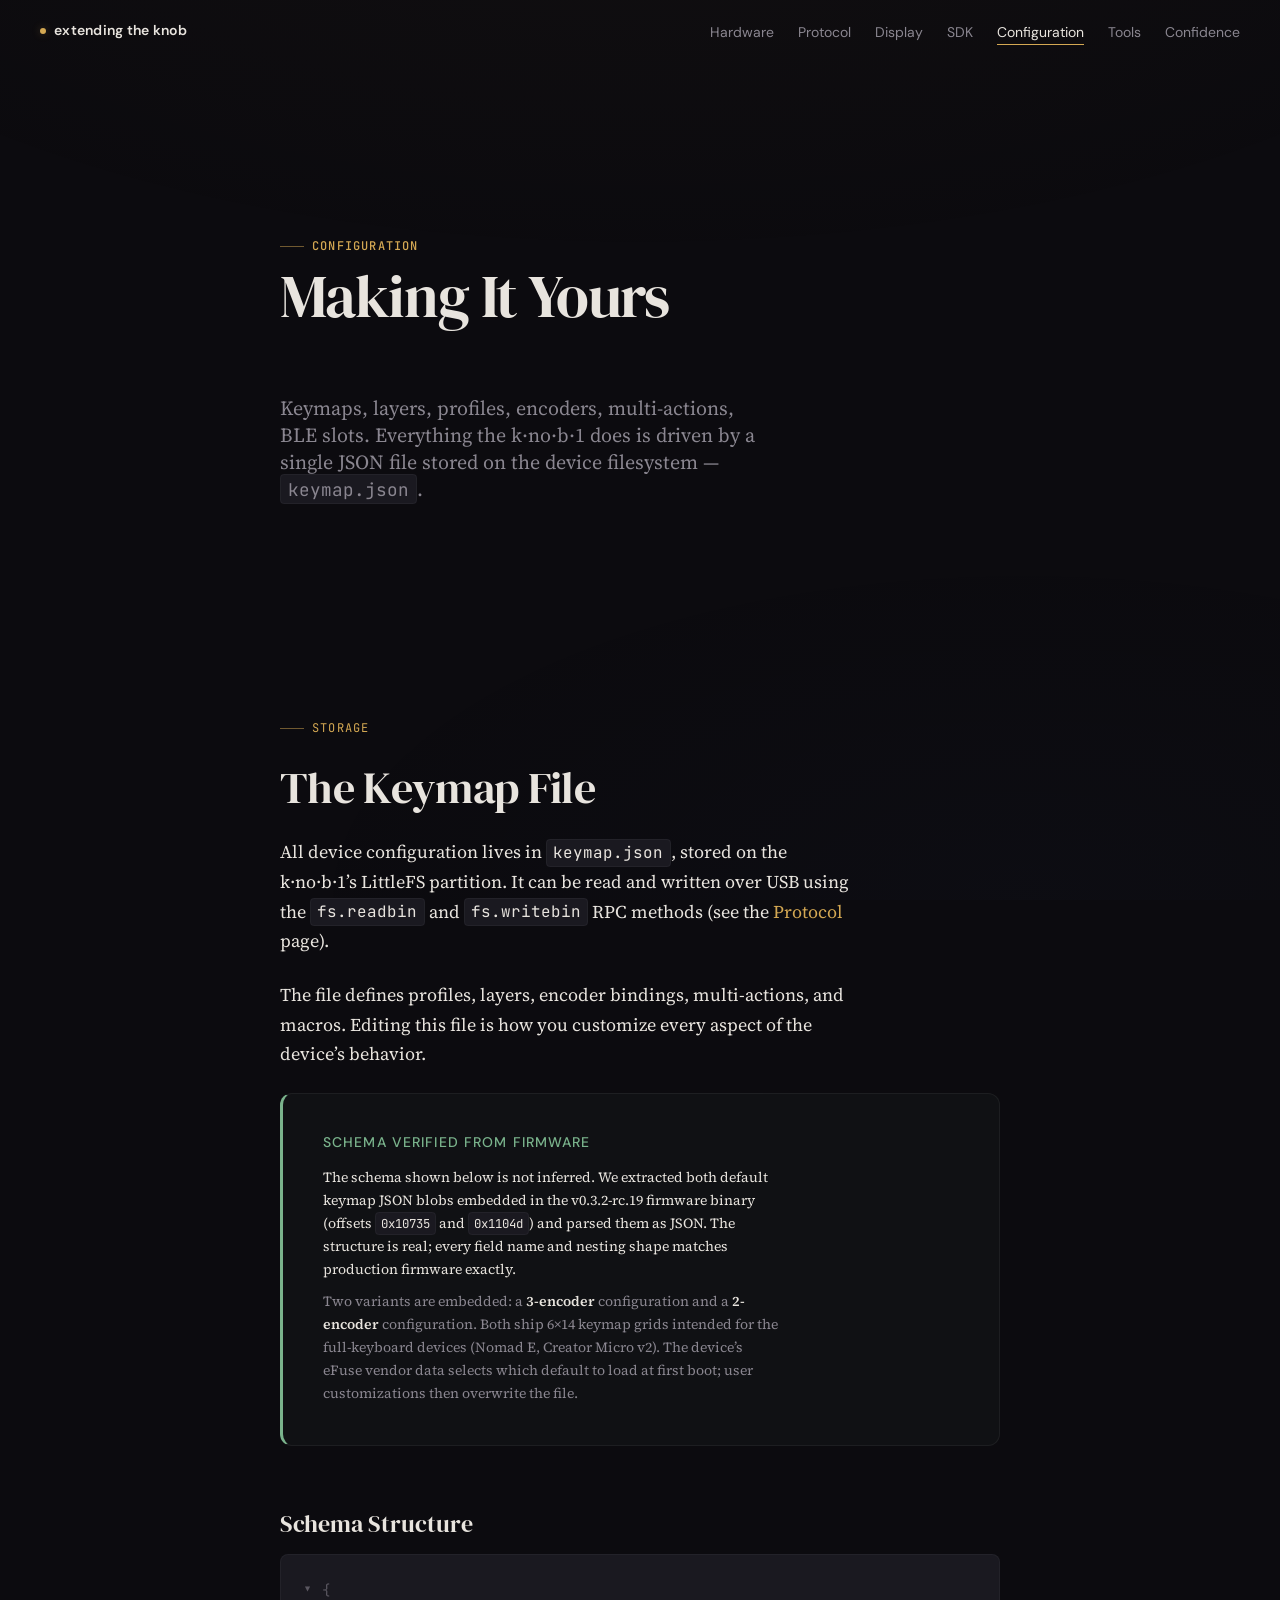
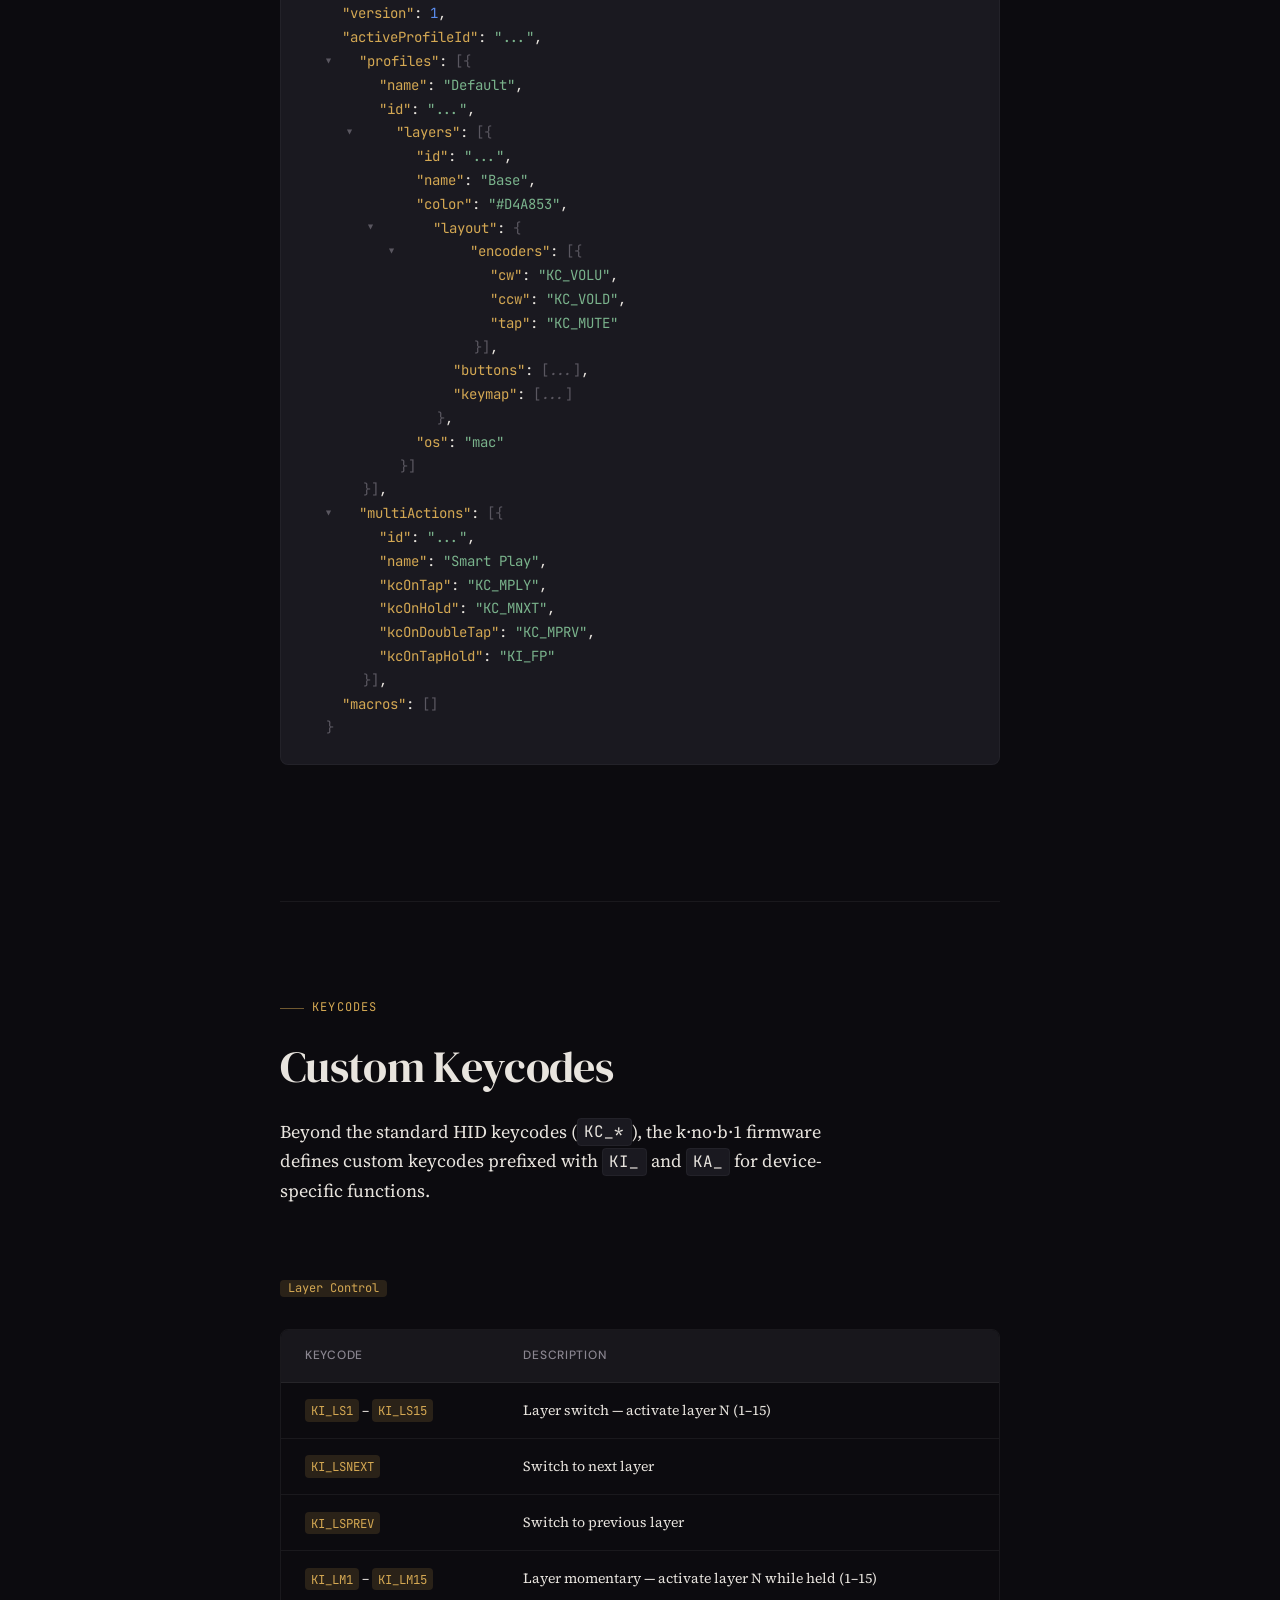
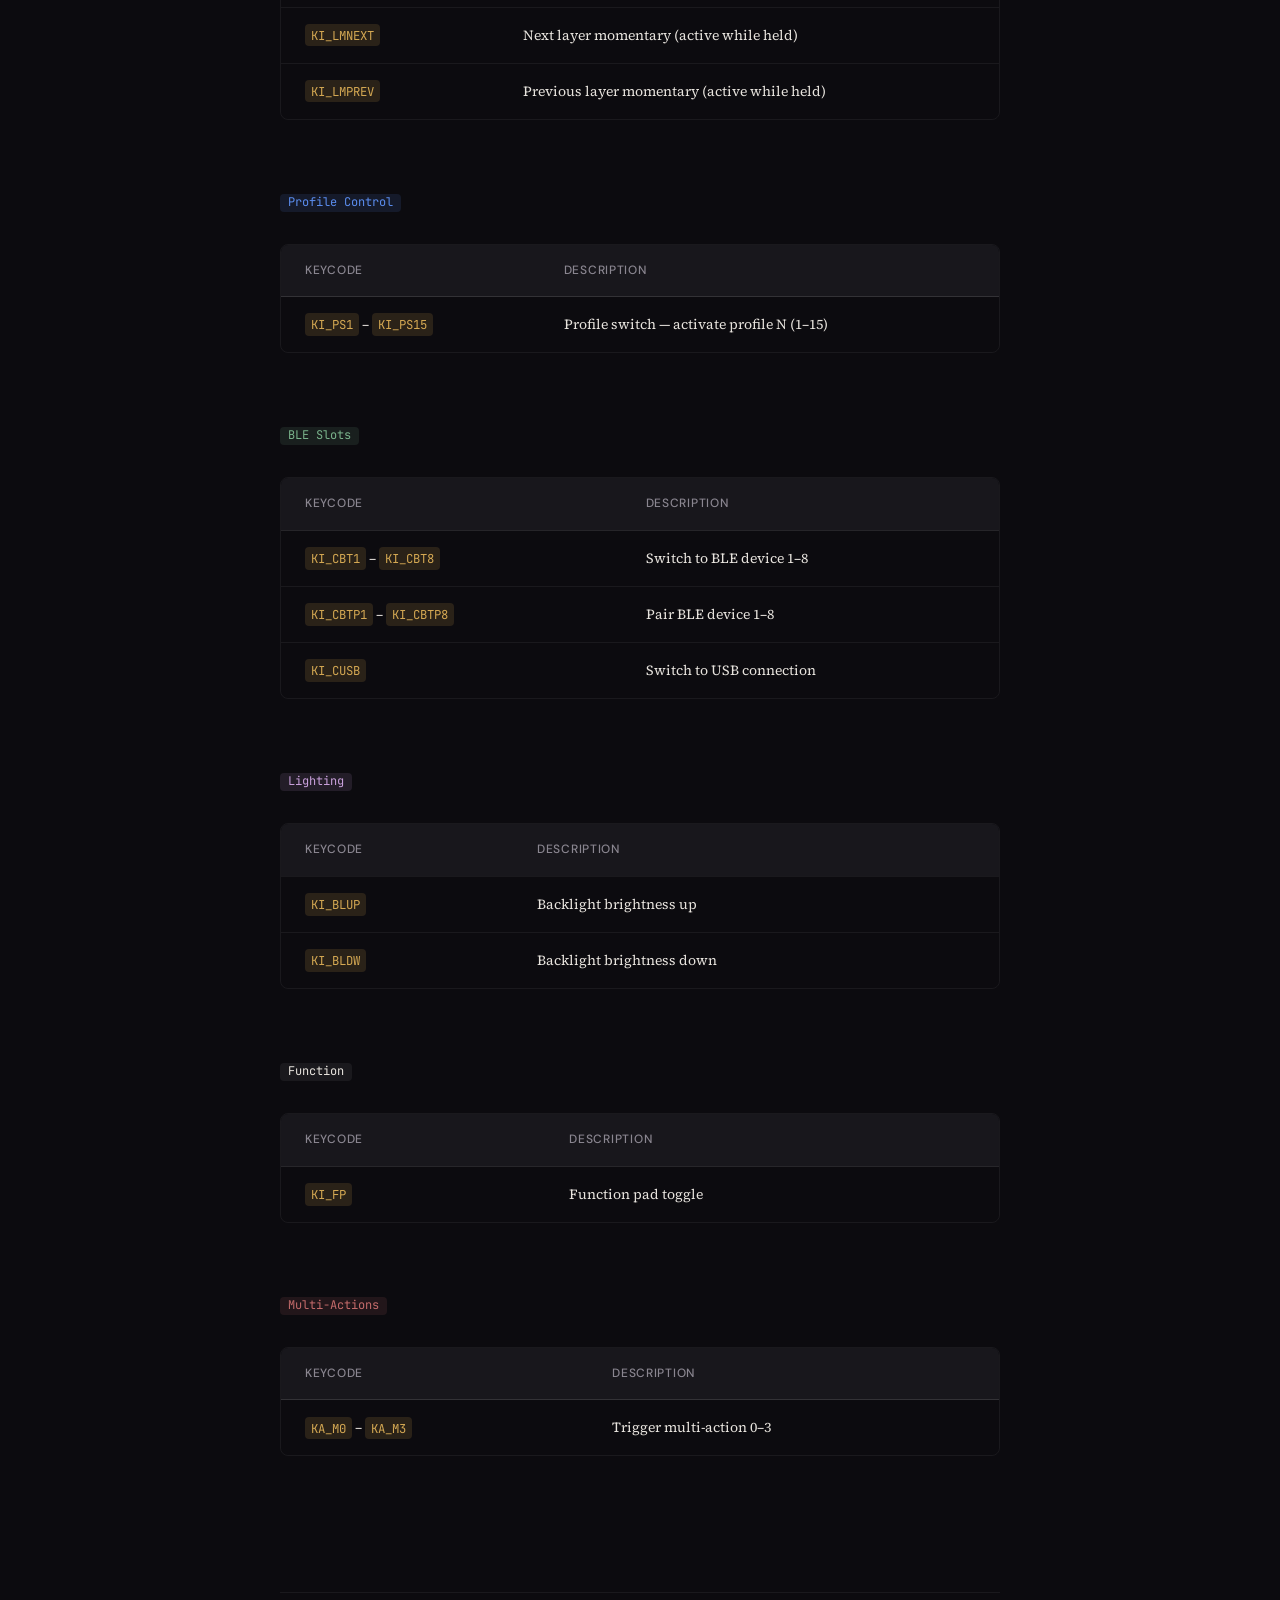
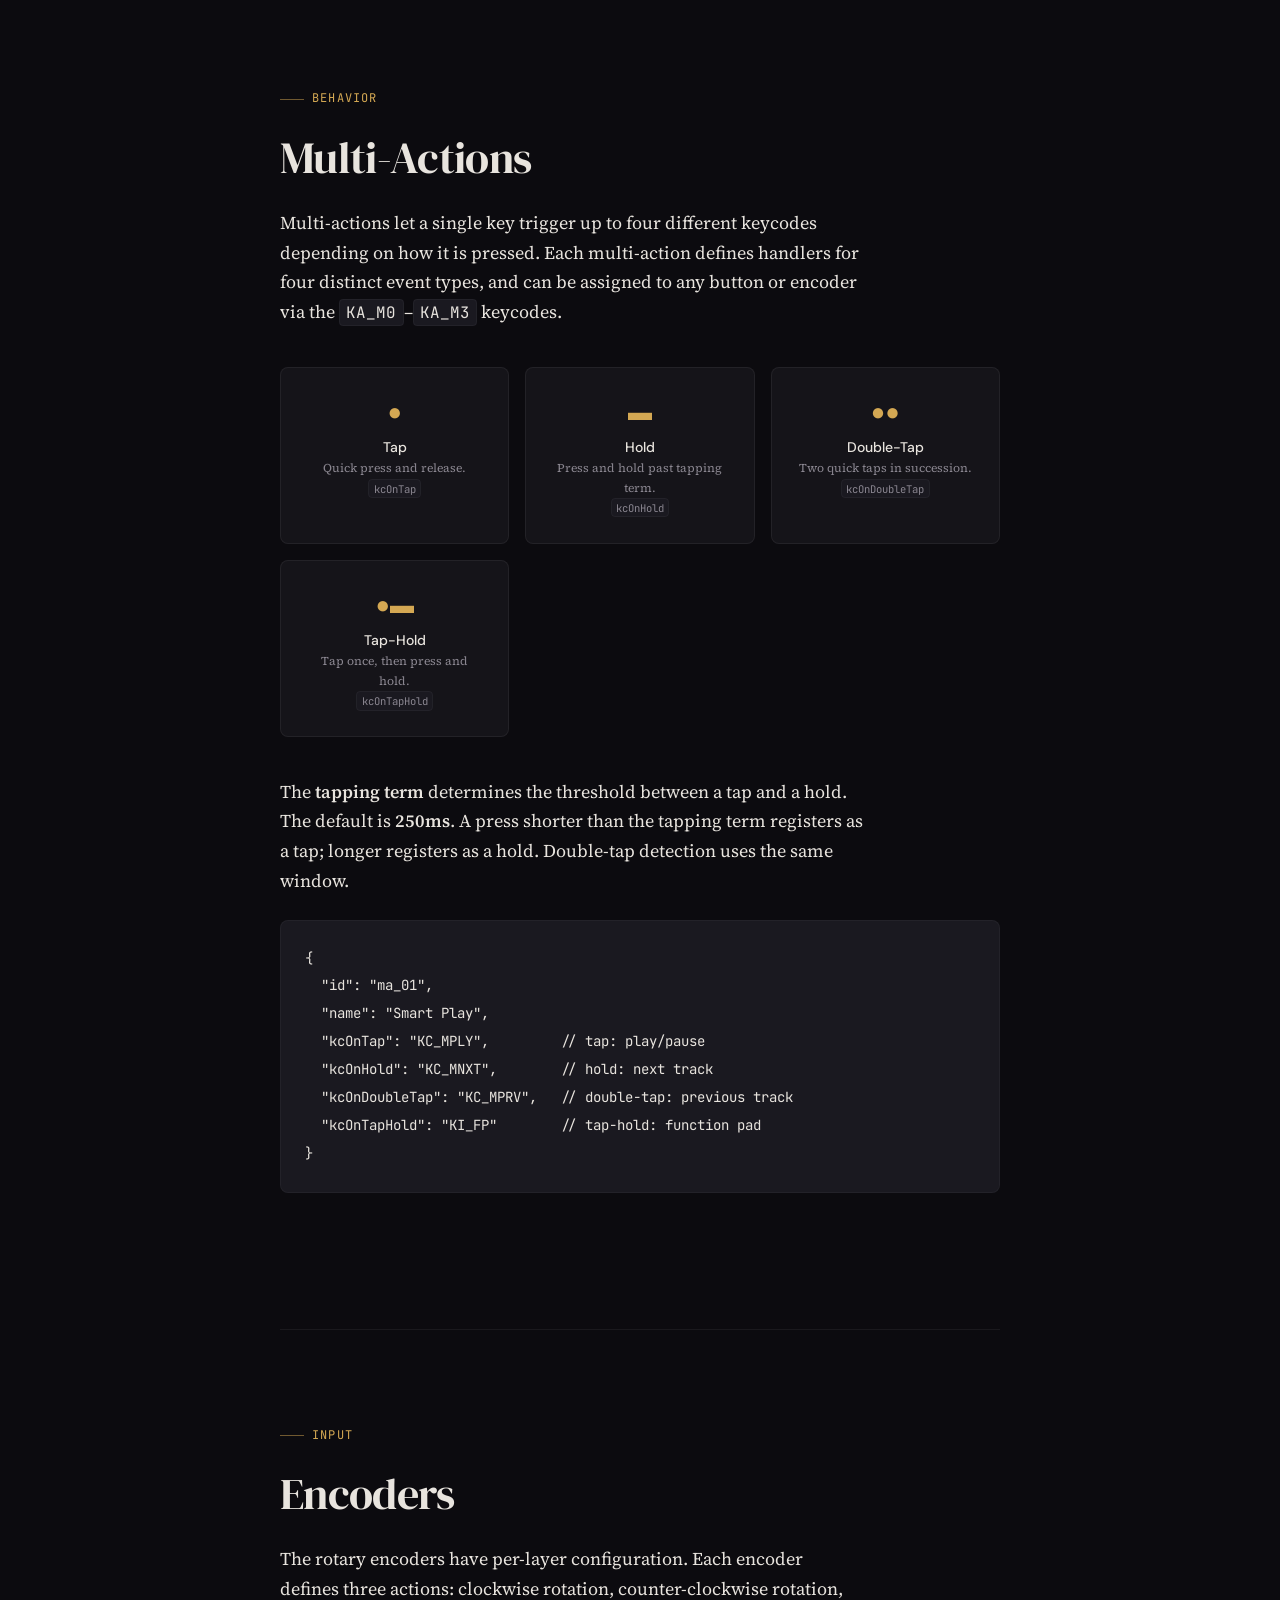
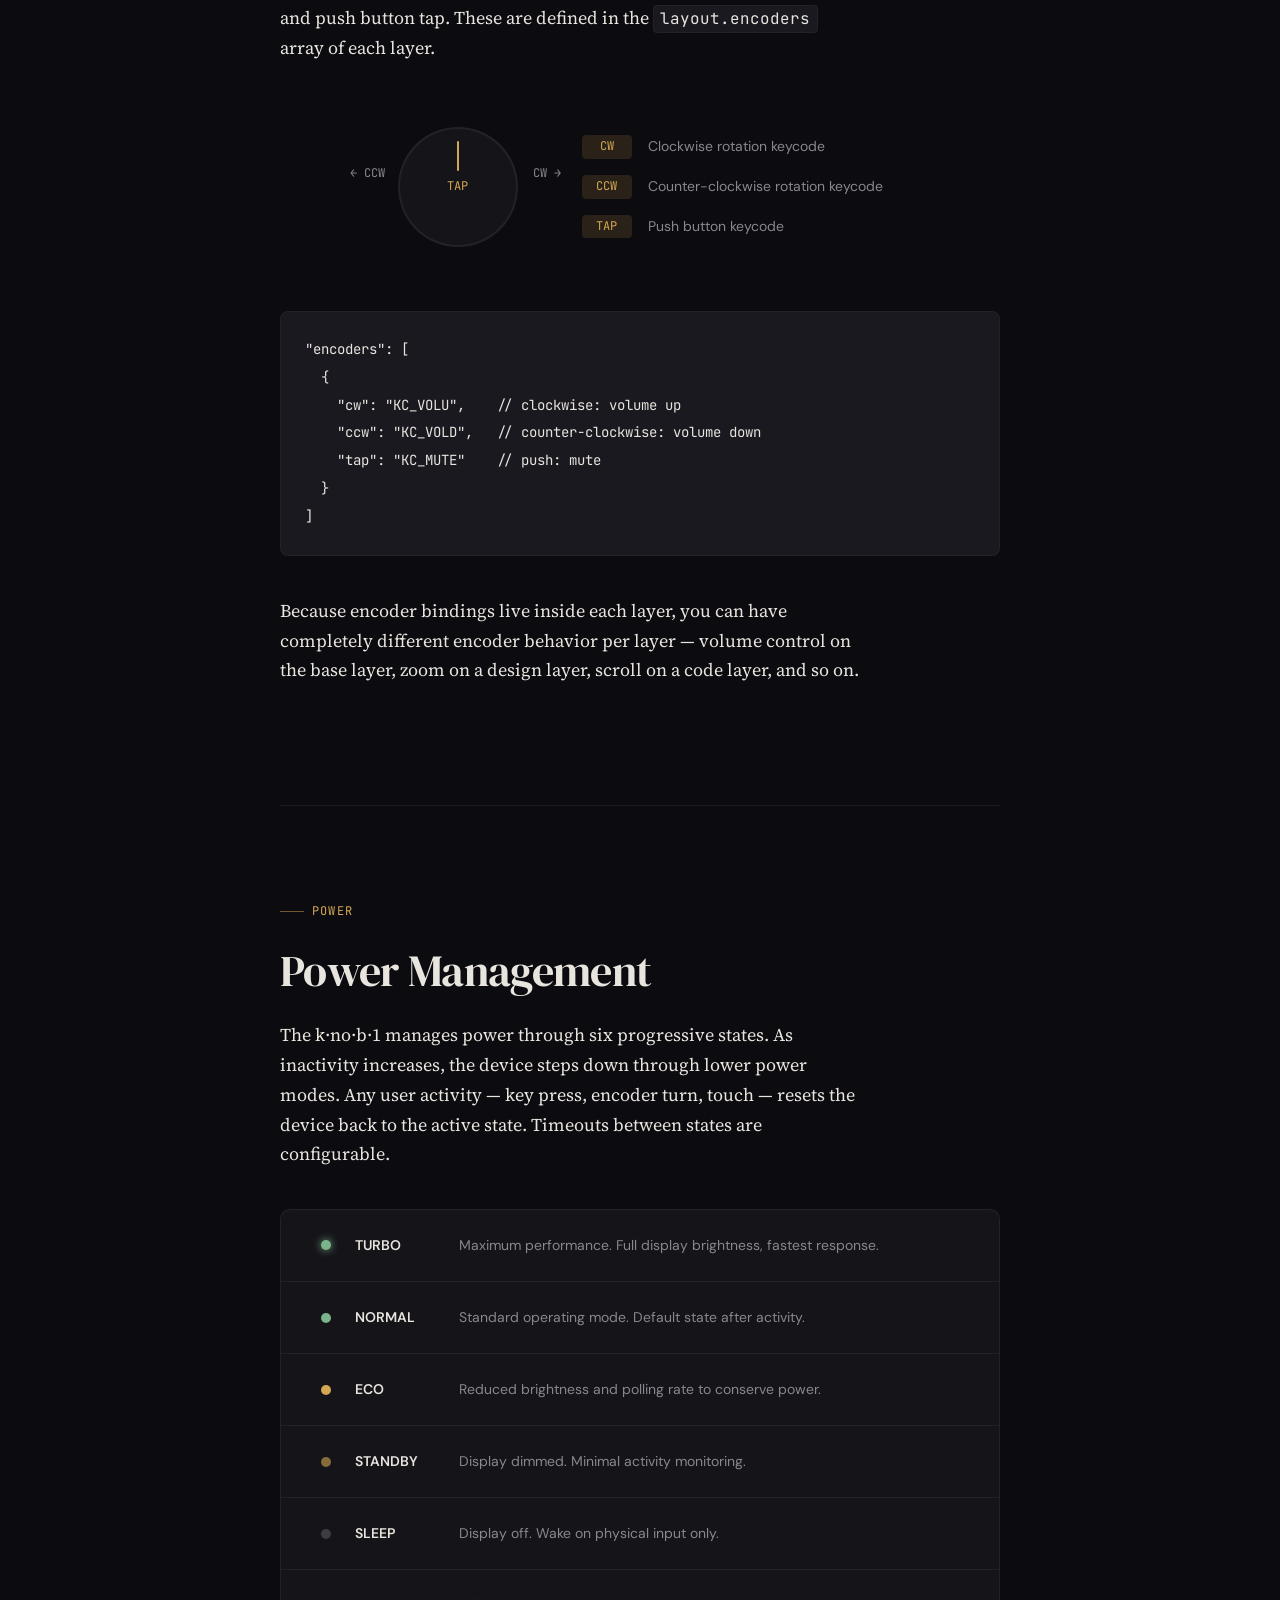
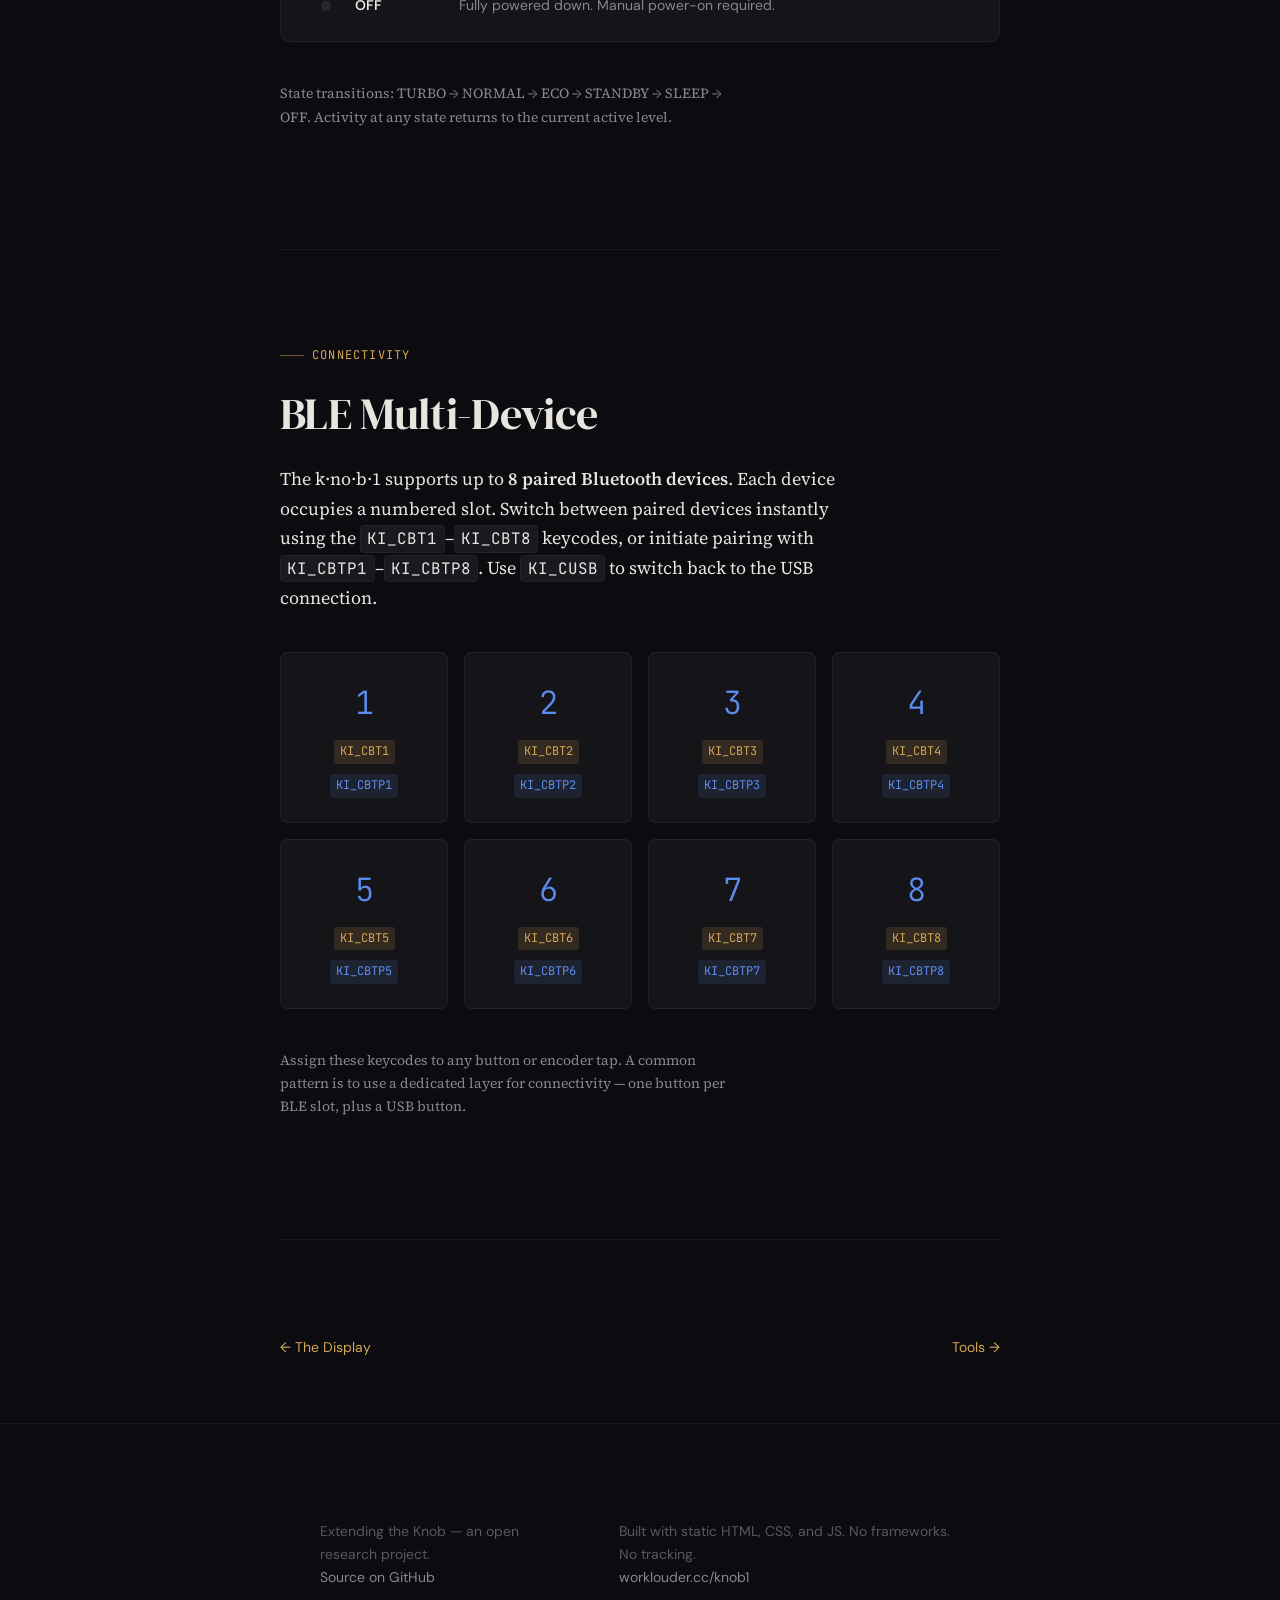
<file: pages/configuration.html>
<!DOCTYPE html>
<html lang="en">
<head>
<meta name="robots" content="noindex, nofollow">
  <meta charset="UTF-8">
  <meta name="viewport" content="width=device-width, initial-scale=1.0">
  <title>Configuration — Extending the Knob</title>
  <meta name="description" content="Keymaps, layers, profiles, encoders, multi-actions, and BLE slots. The JSON configuration that controls the k·no·b·1's behavior.">
  <link rel="stylesheet" href="../css/style.css">
  <style>
    /* --- Configuration Page Specifics --- */

    /* --- JSON Tree --- */
    .json-tree {
      background: var(--code-bg);
      border: 1px solid var(--code-border);
      border-radius: 8px;
      padding: var(--space-lg);
      margin-bottom: var(--space-xl);
      overflow-x: auto;
      font-family: var(--font-mono);
      font-size: var(--text-sm);
      line-height: 1.7;
    }

    .json-tree .json-key {
      color: var(--accent);
    }

    .json-tree .json-string {
      color: var(--green);
    }

    .json-tree .json-number {
      color: var(--blue);
    }

    .json-tree .json-bracket {
      color: var(--text-tertiary);
    }

    .json-tree .json-comment {
      color: var(--text-tertiary);
      font-style: italic;
    }

    .json-tree .json-collapsible {
      cursor: pointer;
      position: relative;
      padding-left: 1.2em;
      user-select: none;
    }

    .json-tree .json-collapsible::before {
      content: '\25BC';
      position: absolute;
      left: 0;
      font-size: 0.6em;
      color: var(--text-tertiary);
      transition: transform var(--duration-fast) var(--ease-out);
      display: inline-block;
      top: 0.45em;
    }

    .json-tree .json-collapsible.collapsed::before {
      transform: rotate(-90deg);
    }

    .json-tree .json-collapsible.collapsed + .json-children {
      display: none;
    }

    .json-tree .json-collapsed-hint {
      display: none;
      color: var(--text-tertiary);
      font-style: italic;
    }

    .json-tree .json-collapsible.collapsed .json-collapsed-hint {
      display: inline;
    }

    .json-tree .json-children {
      padding-left: 1.5em;
    }

    /* --- Category Badge --- */
    .category-badge {
      display: inline-block;
      font-family: var(--font-mono);
      font-size: var(--text-xs);
      padding: 2px 8px;
      border-radius: 4px;
      margin-bottom: var(--space-md);
    }

    .category-badge.layer    { color: var(--accent); background: var(--accent-dim); }
    .category-badge.profile  { color: var(--blue); background: var(--blue-dim); }
    .category-badge.ble      { color: var(--green); background: var(--green-dim); }
    .category-badge.lighting { color: #C9A0DC; background: rgba(201, 160, 220, 0.12); }
    .category-badge.function { color: var(--text); background: rgba(255, 255, 255, 0.06); }
    .category-badge.multi    { color: var(--red); background: var(--red-dim); }

    /* --- Event Type Cards --- */
    .event-grid {
      display: grid;
      grid-template-columns: repeat(auto-fit, minmax(200px, 1fr));
      gap: var(--space-md);
      margin: var(--space-xl) 0;
    }

    .event-card {
      background: var(--surface);
      border: 1px solid var(--surface-border);
      border-radius: 8px;
      padding: var(--space-lg);
      text-align: center;
      transition: border-color var(--duration) var(--ease-out),
                  transform var(--duration) var(--ease-out);
    }

    .event-card:hover {
      border-color: rgba(255, 255, 255, 0.1);
      transform: translateY(-2px);
    }

    .event-card .event-icon {
      font-size: 1.5rem;
      margin-bottom: var(--space-sm);
      color: var(--accent);
    }

    .event-card h4 {
      font-family: var(--font-ui);
      font-size: var(--text-sm);
      font-weight: 500;
      text-transform: none;
      letter-spacing: 0;
      color: var(--text);
      margin-bottom: var(--space-xs);
    }

    .event-card p {
      font-size: var(--text-xs);
      color: var(--text-secondary);
      margin: 0;
    }

    /* --- Encoder Diagram --- */
    .encoder-diagram {
      display: flex;
      align-items: center;
      justify-content: center;
      gap: var(--space-2xl);
      margin: var(--space-2xl) 0;
    }

    .encoder-visual {
      width: 120px;
      height: 120px;
      border-radius: 50%;
      border: 2px solid var(--surface-border);
      background: var(--surface);
      display: flex;
      align-items: center;
      justify-content: center;
      position: relative;
      flex-shrink: 0;
    }

    .encoder-visual .knob-line {
      width: 2px;
      height: 30px;
      background: var(--accent);
      position: absolute;
      top: 12px;
      left: 50%;
      transform: translateX(-50%);
      border-radius: 1px;
    }

    .encoder-visual .cw-label,
    .encoder-visual .ccw-label {
      position: absolute;
      font-family: var(--font-mono);
      font-size: var(--text-xs);
      color: var(--text-secondary);
    }

    .encoder-visual .cw-label {
      right: -45px;
      top: 30%;
    }

    .encoder-visual .ccw-label {
      left: -50px;
      top: 30%;
    }

    .encoder-visual .tap-label {
      font-family: var(--font-mono);
      font-size: var(--text-xs);
      color: var(--accent);
    }

    .encoder-actions {
      display: flex;
      flex-direction: column;
      gap: var(--space-md);
    }

    .encoder-action {
      display: flex;
      align-items: center;
      gap: var(--space-md);
    }

    .encoder-action .ea-dir {
      font-family: var(--font-mono);
      font-size: var(--text-xs);
      color: var(--accent);
      background: var(--accent-dim);
      padding: 2px 8px;
      border-radius: 4px;
      min-width: 50px;
      text-align: center;
    }

    .encoder-action .ea-desc {
      font-family: var(--font-ui);
      font-size: var(--text-sm);
      color: var(--text-secondary);
    }

    /* --- Power States --- */
    .power-states {
      display: flex;
      flex-direction: column;
      gap: 0;
      margin: var(--space-xl) 0;
    }

    .power-state {
      display: flex;
      align-items: center;
      gap: var(--space-lg);
      padding: var(--space-lg) var(--space-xl);
      background: var(--surface);
      border: 1px solid var(--surface-border);
      position: relative;
      transition: all var(--duration-fast) var(--ease-out);
    }

    .power-state:first-child {
      border-radius: 10px 10px 0 0;
    }

    .power-state:last-child {
      border-radius: 0 0 10px 10px;
    }

    .power-state + .power-state {
      border-top: none;
    }

    .power-state:hover {
      background: var(--surface-hover);
    }

    .power-state .ps-indicator {
      width: 10px;
      height: 10px;
      border-radius: 50%;
      flex-shrink: 0;
    }

    .power-state .ps-name {
      font-family: var(--font-ui);
      font-size: var(--text-sm);
      font-weight: 600;
      color: var(--text);
      min-width: 80px;
    }

    .power-state .ps-desc {
      font-family: var(--font-ui);
      font-size: var(--text-sm);
      color: var(--text-secondary);
      flex: 1;
    }

    .power-state .ps-arrow {
      font-family: var(--font-mono);
      font-size: var(--text-xs);
      color: var(--text-tertiary);
      position: absolute;
      right: var(--space-xl);
      bottom: -10px;
      z-index: 1;
    }

    /* --- BLE Slots Grid --- */
    .ble-grid {
      display: grid;
      grid-template-columns: repeat(4, 1fr);
      gap: var(--space-md);
      margin: var(--space-xl) 0;
    }

    .ble-slot {
      background: var(--surface);
      border: 1px solid var(--surface-border);
      border-radius: 8px;
      padding: var(--space-lg);
      text-align: center;
      transition: border-color var(--duration) var(--ease-out),
                  transform var(--duration) var(--ease-out);
    }

    .ble-slot:hover {
      border-color: rgba(255, 255, 255, 0.1);
      transform: translateY(-2px);
    }

    .ble-slot .slot-num {
      font-family: var(--font-mono);
      font-size: var(--text-2xl);
      font-weight: 300;
      color: var(--blue);
      margin-bottom: var(--space-xs);
    }

    .ble-slot .slot-switch {
      font-family: var(--font-mono);
      font-size: var(--text-xs);
      color: var(--accent);
      background: var(--accent-dim);
      padding: 2px 6px;
      border-radius: 3px;
      display: inline-block;
      margin-bottom: 4px;
    }

    .ble-slot .slot-pair {
      font-family: var(--font-mono);
      font-size: var(--text-xs);
      color: var(--blue);
      background: var(--blue-dim);
      padding: 2px 6px;
      border-radius: 3px;
      display: inline-block;
    }

    @media (max-width: 768px) {
      .encoder-diagram { flex-direction: column; }
      .ble-grid { grid-template-columns: repeat(2, 1fr); }
      .event-grid { grid-template-columns: 1fr; }
    }
  </style>
</head>
<body>

  <!-- Navigation -->
  <nav class="nav">
    <a href="../index.html" class="nav-logo">
      <span class="dot"></span>
      extending the knob
    </a>
    <ul class="nav-links">
      <li><a href="hardware.html">Hardware</a></li>
      <li><a href="protocol.html">Protocol</a></li>
      <li><a href="display.html">Display</a></li>
      <li><a href="sdk.html">SDK</a></li>
      <li><a href="configuration.html" class="active">Configuration</a></li>
      <li><a href="tools.html">Tools</a></li>
      <li><a href="confidence.html">Confidence</a></li>
    </ul>
  </nav>

  <main class="page">

    <!-- Hero -->
    <section class="hero container" style="min-height: auto; padding: var(--space-4xl) 0 var(--space-3xl);">
      <h4 class="fade-in section-label" style="margin-bottom: var(--space-sm);">Configuration</h4>
      <h1 class="fade-in" style="font-size: var(--text-4xl);">Making It Yours</h1>
      <p class="fade-in" style="color: var(--text-secondary); font-size: var(--text-lg); line-height: var(--leading-snug); margin-top: var(--space-lg); max-width: 48ch;">
        Keymaps, layers, profiles, encoders, multi-actions, BLE slots. Everything
        the k&middot;no&middot;b&middot;1 does is driven by a single JSON file stored
        on the device filesystem &mdash; <code>keymap.json</code>.
      </p>
    </section>

    <!-- The Keymap File -->
    <section class="section container">
      <div class="section-label fade-in">Storage</div>
      <h2 class="fade-in">The Keymap File</h2>
      <p class="fade-in">
        All device configuration lives in <code>keymap.json</code>, stored on the
        k&middot;no&middot;b&middot;1&rsquo;s LittleFS partition. It can be read and
        written over USB using the <code>fs.readbin</code> and <code>fs.writebin</code>
        RPC methods (see the <a href="protocol.html">Protocol</a> page).
      </p>
      <p class="fade-in">
        The file defines profiles, layers, encoder bindings, multi-actions, and macros.
        Editing this file is how you customize every aspect of the device&rsquo;s behavior.
      </p>

      <div class="card fade-in" style="margin-top: var(--space-lg); border-left: 3px solid var(--green); background: rgba(122, 179, 140, 0.04);">
        <h4 style="color: var(--green);">Schema Verified from Firmware</h4>
        <p style="margin: 0 0 var(--space-sm) 0; font-size: var(--text-sm);">
          The schema shown below is not inferred. We extracted both default keymap JSON blobs
          embedded in the v0.3.2-rc.19 firmware binary (offsets <code>0x10735</code> and
          <code>0x1104d</code>) and parsed them as JSON. The structure is real; every field name
          and nesting shape matches production firmware exactly.
        </p>
        <p style="margin: 0; font-size: var(--text-sm); color: var(--text-secondary);">
          Two variants are embedded: a <strong>3-encoder</strong> configuration and a
          <strong>2-encoder</strong> configuration. Both ship 6&times;14 keymap grids intended
          for the full-keyboard devices (Nomad&nbsp;E, Creator Micro v2). The device&rsquo;s
          eFuse vendor data selects which default to load at first boot; user customizations
          then overwrite the file.
        </p>
      </div>

      <h3 class="fade-in" style="margin-top: var(--space-2xl);">Schema Structure</h3>

      <div class="json-tree fade-in" id="jsonTree">
        <div class="json-collapsible" onclick="this.classList.toggle('collapsed')">
          <span class="json-bracket">{</span>
          <span class="json-collapsed-hint"> ... }</span>
        </div>
        <div class="json-children">
          <div>&nbsp;&nbsp;<span class="json-key">"version"</span>: <span class="json-number">1</span>,</div>
          <div>&nbsp;&nbsp;<span class="json-key">"activeProfileId"</span>: <span class="json-string">"..."</span>,</div>

          <div class="json-collapsible" onclick="this.classList.toggle('collapsed')">
            &nbsp;&nbsp;<span class="json-key">"profiles"</span>: <span class="json-bracket">[{</span>
            <span class="json-collapsed-hint"> ... }]</span>
          </div>
          <div class="json-children">
            <div>&nbsp;&nbsp;&nbsp;&nbsp;<span class="json-key">"name"</span>: <span class="json-string">"Default"</span>,</div>
            <div>&nbsp;&nbsp;&nbsp;&nbsp;<span class="json-key">"id"</span>: <span class="json-string">"..."</span>,</div>

            <div class="json-collapsible" onclick="this.classList.toggle('collapsed')">
              &nbsp;&nbsp;&nbsp;&nbsp;<span class="json-key">"layers"</span>: <span class="json-bracket">[{</span>
              <span class="json-collapsed-hint"> ... }]</span>
            </div>
            <div class="json-children">
              <div>&nbsp;&nbsp;&nbsp;&nbsp;&nbsp;&nbsp;<span class="json-key">"id"</span>: <span class="json-string">"..."</span>,</div>
              <div>&nbsp;&nbsp;&nbsp;&nbsp;&nbsp;&nbsp;<span class="json-key">"name"</span>: <span class="json-string">"Base"</span>,</div>
              <div>&nbsp;&nbsp;&nbsp;&nbsp;&nbsp;&nbsp;<span class="json-key">"color"</span>: <span class="json-string">"#D4A853"</span>,</div>

              <div class="json-collapsible" onclick="this.classList.toggle('collapsed')">
                &nbsp;&nbsp;&nbsp;&nbsp;&nbsp;&nbsp;<span class="json-key">"layout"</span>: <span class="json-bracket">{</span>
                <span class="json-collapsed-hint"> ... }</span>
              </div>
              <div class="json-children">
                <div class="json-collapsible" onclick="this.classList.toggle('collapsed')">
                  &nbsp;&nbsp;&nbsp;&nbsp;&nbsp;&nbsp;&nbsp;&nbsp;<span class="json-key">"encoders"</span>: <span class="json-bracket">[{</span>
                  <span class="json-collapsed-hint"> ... }]</span>
                </div>
                <div class="json-children">
                  <div>&nbsp;&nbsp;&nbsp;&nbsp;&nbsp;&nbsp;&nbsp;&nbsp;&nbsp;&nbsp;<span class="json-key">"cw"</span>: <span class="json-string">"KC_VOLU"</span>,</div>
                  <div>&nbsp;&nbsp;&nbsp;&nbsp;&nbsp;&nbsp;&nbsp;&nbsp;&nbsp;&nbsp;<span class="json-key">"ccw"</span>: <span class="json-string">"KC_VOLD"</span>,</div>
                  <div>&nbsp;&nbsp;&nbsp;&nbsp;&nbsp;&nbsp;&nbsp;&nbsp;&nbsp;&nbsp;<span class="json-key">"tap"</span>: <span class="json-string">"KC_MUTE"</span></div>
                  <div>&nbsp;&nbsp;&nbsp;&nbsp;&nbsp;&nbsp;&nbsp;&nbsp;<span class="json-bracket">}]</span>,</div>
                </div>
                <div>&nbsp;&nbsp;&nbsp;&nbsp;&nbsp;&nbsp;&nbsp;&nbsp;<span class="json-key">"buttons"</span>: <span class="json-bracket">[</span><span class="json-comment">...</span><span class="json-bracket">]</span>,</div>
                <div>&nbsp;&nbsp;&nbsp;&nbsp;&nbsp;&nbsp;&nbsp;&nbsp;<span class="json-key">"keymap"</span>: <span class="json-bracket">[</span><span class="json-comment">...</span><span class="json-bracket">]</span></div>
              <div>&nbsp;&nbsp;&nbsp;&nbsp;&nbsp;&nbsp;<span class="json-bracket">}</span>,</div>
              </div>

              <div>&nbsp;&nbsp;&nbsp;&nbsp;&nbsp;&nbsp;<span class="json-key">"os"</span>: <span class="json-string">"mac"</span></div>
            <div>&nbsp;&nbsp;&nbsp;&nbsp;<span class="json-bracket">}]</span></div>
            </div>

          <div>&nbsp;&nbsp;<span class="json-bracket">}]</span>,</div>
          </div>

          <div class="json-collapsible" onclick="this.classList.toggle('collapsed')">
            &nbsp;&nbsp;<span class="json-key">"multiActions"</span>: <span class="json-bracket">[{</span>
            <span class="json-collapsed-hint"> ... }]</span>
          </div>
          <div class="json-children">
            <div>&nbsp;&nbsp;&nbsp;&nbsp;<span class="json-key">"id"</span>: <span class="json-string">"..."</span>,</div>
            <div>&nbsp;&nbsp;&nbsp;&nbsp;<span class="json-key">"name"</span>: <span class="json-string">"Smart Play"</span>,</div>
            <div>&nbsp;&nbsp;&nbsp;&nbsp;<span class="json-key">"kcOnTap"</span>: <span class="json-string">"KC_MPLY"</span>,</div>
            <div>&nbsp;&nbsp;&nbsp;&nbsp;<span class="json-key">"kcOnHold"</span>: <span class="json-string">"KC_MNXT"</span>,</div>
            <div>&nbsp;&nbsp;&nbsp;&nbsp;<span class="json-key">"kcOnDoubleTap"</span>: <span class="json-string">"KC_MPRV"</span>,</div>
            <div>&nbsp;&nbsp;&nbsp;&nbsp;<span class="json-key">"kcOnTapHold"</span>: <span class="json-string">"KI_FP"</span></div>
          <div>&nbsp;&nbsp;<span class="json-bracket">}]</span>,</div>
          </div>

          <div>&nbsp;&nbsp;<span class="json-key">"macros"</span>: <span class="json-bracket">[]</span></div>
        <div><span class="json-bracket">}</span></div>
        </div>
      </div>
    </section>

    <!-- Custom Keycodes -->
    <section class="section container">
      <div class="section-label fade-in">Keycodes</div>
      <h2 class="fade-in">Custom Keycodes</h2>
      <p class="fade-in">
        Beyond the standard HID keycodes (<code>KC_*</code>), the k&middot;no&middot;b&middot;1
        firmware defines custom keycodes prefixed with <code>KI_</code> and <code>KA_</code>
        for device-specific functions.
      </p>

      <!-- Layer Control -->
      <h3 class="fade-in" style="margin-top: var(--space-2xl);">
        <span class="category-badge layer">Layer Control</span>
      </h3>
      <div class="table-wrap fade-in">
        <table>
          <thead>
            <tr>
              <th>Keycode</th>
              <th>Description</th>
            </tr>
          </thead>
          <tbody>
            <tr><td><code>KI_LS1</code> &ndash; <code>KI_LS15</code></td><td>Layer switch &mdash; activate layer N (1&ndash;15)</td></tr>
            <tr><td><code>KI_LSNEXT</code></td><td>Switch to next layer</td></tr>
            <tr><td><code>KI_LSPREV</code></td><td>Switch to previous layer</td></tr>
            <tr><td><code>KI_LM1</code> &ndash; <code>KI_LM15</code></td><td>Layer momentary &mdash; activate layer N while held (1&ndash;15)</td></tr>
            <tr><td><code>KI_LMNEXT</code></td><td>Next layer momentary (active while held)</td></tr>
            <tr><td><code>KI_LMPREV</code></td><td>Previous layer momentary (active while held)</td></tr>
          </tbody>
        </table>
      </div>

      <!-- Profile Control -->
      <h3 class="fade-in" style="margin-top: var(--space-2xl);">
        <span class="category-badge profile">Profile Control</span>
      </h3>
      <div class="table-wrap fade-in">
        <table>
          <thead>
            <tr>
              <th>Keycode</th>
              <th>Description</th>
            </tr>
          </thead>
          <tbody>
            <tr><td><code>KI_PS1</code> &ndash; <code>KI_PS15</code></td><td>Profile switch &mdash; activate profile N (1&ndash;15)</td></tr>
          </tbody>
        </table>
      </div>

      <!-- BLE Slots -->
      <h3 class="fade-in" style="margin-top: var(--space-2xl);">
        <span class="category-badge ble">BLE Slots</span>
      </h3>
      <div class="table-wrap fade-in">
        <table>
          <thead>
            <tr>
              <th>Keycode</th>
              <th>Description</th>
            </tr>
          </thead>
          <tbody>
            <tr><td><code>KI_CBT1</code> &ndash; <code>KI_CBT8</code></td><td>Switch to BLE device 1&ndash;8</td></tr>
            <tr><td><code>KI_CBTP1</code> &ndash; <code>KI_CBTP8</code></td><td>Pair BLE device 1&ndash;8</td></tr>
            <tr><td><code>KI_CUSB</code></td><td>Switch to USB connection</td></tr>
          </tbody>
        </table>
      </div>

      <!-- Lighting -->
      <h3 class="fade-in" style="margin-top: var(--space-2xl);">
        <span class="category-badge lighting">Lighting</span>
      </h3>
      <div class="table-wrap fade-in">
        <table>
          <thead>
            <tr>
              <th>Keycode</th>
              <th>Description</th>
            </tr>
          </thead>
          <tbody>
            <tr><td><code>KI_BLUP</code></td><td>Backlight brightness up</td></tr>
            <tr><td><code>KI_BLDW</code></td><td>Backlight brightness down</td></tr>
          </tbody>
        </table>
      </div>

      <!-- Function -->
      <h3 class="fade-in" style="margin-top: var(--space-2xl);">
        <span class="category-badge function">Function</span>
      </h3>
      <div class="table-wrap fade-in">
        <table>
          <thead>
            <tr>
              <th>Keycode</th>
              <th>Description</th>
            </tr>
          </thead>
          <tbody>
            <tr><td><code>KI_FP</code></td><td>Function pad toggle</td></tr>
          </tbody>
        </table>
      </div>

      <!-- Multi-actions -->
      <h3 class="fade-in" style="margin-top: var(--space-2xl);">
        <span class="category-badge multi">Multi-Actions</span>
      </h3>
      <div class="table-wrap fade-in">
        <table>
          <thead>
            <tr>
              <th>Keycode</th>
              <th>Description</th>
            </tr>
          </thead>
          <tbody>
            <tr><td><code>KA_M0</code> &ndash; <code>KA_M3</code></td><td>Trigger multi-action 0&ndash;3</td></tr>
          </tbody>
        </table>
      </div>
    </section>

    <!-- Multi-Actions -->
    <section class="section container">
      <div class="section-label fade-in">Behavior</div>
      <h2 class="fade-in">Multi-Actions</h2>
      <p class="fade-in">
        Multi-actions let a single key trigger up to four different keycodes
        depending on how it is pressed. Each multi-action defines handlers for
        four distinct event types, and can be assigned to any button or encoder
        via the <code>KA_M0</code>&ndash;<code>KA_M3</code> keycodes.
      </p>

      <div class="event-grid fade-in">
        <div class="event-card">
          <div class="event-icon">&#9679;</div>
          <h4>Tap</h4>
          <p>Quick press and release.<br><code>kcOnTap</code></p>
        </div>
        <div class="event-card">
          <div class="event-icon">&#9644;</div>
          <h4>Hold</h4>
          <p>Press and hold past tapping term.<br><code>kcOnHold</code></p>
        </div>
        <div class="event-card">
          <div class="event-icon">&#9679;&#9679;</div>
          <h4>Double-Tap</h4>
          <p>Two quick taps in succession.<br><code>kcOnDoubleTap</code></p>
        </div>
        <div class="event-card">
          <div class="event-icon">&#9679;&#9644;</div>
          <h4>Tap-Hold</h4>
          <p>Tap once, then press and hold.<br><code>kcOnTapHold</code></p>
        </div>
      </div>

      <p class="fade-in">
        The <strong>tapping term</strong> determines the threshold between a tap and
        a hold. The default is <strong>250ms</strong>. A press shorter than the tapping
        term registers as a tap; longer registers as a hold. Double-tap detection
        uses the same window.
      </p>

      <pre class="fade-in"><code>{
  "id": "ma_01",
  "name": "Smart Play",
  "kcOnTap": "KC_MPLY",         // tap: play/pause
  "kcOnHold": "KC_MNXT",        // hold: next track
  "kcOnDoubleTap": "KC_MPRV",   // double-tap: previous track
  "kcOnTapHold": "KI_FP"        // tap-hold: function pad
}</code></pre>
    </section>

    <!-- Encoders -->
    <section class="section container">
      <div class="section-label fade-in">Input</div>
      <h2 class="fade-in">Encoders</h2>
      <p class="fade-in">
        The rotary encoders have per-layer configuration. Each encoder defines
        three actions: clockwise rotation, counter-clockwise rotation, and push
        button tap. These are defined in the <code>layout.encoders</code> array
        of each layer.
      </p>

      <div class="encoder-diagram fade-in">
        <div class="encoder-visual">
          <div class="knob-line"></div>
          <span class="tap-label">TAP</span>
          <span class="cw-label">CW &rarr;</span>
          <span class="ccw-label">&larr; CCW</span>
        </div>
        <div class="encoder-actions">
          <div class="encoder-action">
            <span class="ea-dir">CW</span>
            <span class="ea-desc">Clockwise rotation keycode</span>
          </div>
          <div class="encoder-action">
            <span class="ea-dir">CCW</span>
            <span class="ea-desc">Counter-clockwise rotation keycode</span>
          </div>
          <div class="encoder-action">
            <span class="ea-dir">TAP</span>
            <span class="ea-desc">Push button keycode</span>
          </div>
        </div>
      </div>

      <pre class="fade-in"><code>"encoders": [
  {
    "cw": "KC_VOLU",    // clockwise: volume up
    "ccw": "KC_VOLD",   // counter-clockwise: volume down
    "tap": "KC_MUTE"    // push: mute
  }
]</code></pre>

      <p class="fade-in">
        Because encoder bindings live inside each layer, you can have completely
        different encoder behavior per layer &mdash; volume control on the base layer,
        zoom on a design layer, scroll on a code layer, and so on.
      </p>
    </section>

    <!-- Power Management -->
    <section class="section container">
      <div class="section-label fade-in">Power</div>
      <h2 class="fade-in">Power Management</h2>
      <p class="fade-in">
        The k&middot;no&middot;b&middot;1 manages power through six progressive states.
        As inactivity increases, the device steps down through lower power modes.
        Any user activity &mdash; key press, encoder turn, touch &mdash; resets the
        device back to the active state. Timeouts between states are configurable.
      </p>

      <div class="power-states fade-in">
        <div class="power-state">
          <div class="ps-indicator" style="background: var(--green); box-shadow: 0 0 8px var(--green);"></div>
          <span class="ps-name">TURBO</span>
          <span class="ps-desc">Maximum performance. Full display brightness, fastest response.</span>
        </div>
        <div class="power-state">
          <div class="ps-indicator" style="background: var(--green);"></div>
          <span class="ps-name">NORMAL</span>
          <span class="ps-desc">Standard operating mode. Default state after activity.</span>
        </div>
        <div class="power-state">
          <div class="ps-indicator" style="background: var(--accent);"></div>
          <span class="ps-name">ECO</span>
          <span class="ps-desc">Reduced brightness and polling rate to conserve power.</span>
        </div>
        <div class="power-state">
          <div class="ps-indicator" style="background: var(--amber); opacity: 0.6;"></div>
          <span class="ps-name">STANDBY</span>
          <span class="ps-desc">Display dimmed. Minimal activity monitoring.</span>
        </div>
        <div class="power-state">
          <div class="ps-indicator" style="background: var(--text-tertiary); opacity: 0.6;"></div>
          <span class="ps-name">SLEEP</span>
          <span class="ps-desc">Display off. Wake on physical input only.</span>
        </div>
        <div class="power-state">
          <div class="ps-indicator" style="background: var(--text-tertiary); opacity: 0.3;"></div>
          <span class="ps-name">OFF</span>
          <span class="ps-desc">Fully powered down. Manual power-on required.</span>
        </div>
      </div>

      <p class="fade-in" style="font-size: var(--text-sm); color: var(--text-secondary); margin-top: var(--space-lg);">
        State transitions: TURBO &rarr; NORMAL &rarr; ECO &rarr; STANDBY &rarr; SLEEP &rarr; OFF.
        Activity at any state returns to the current active level.
      </p>
    </section>

    <!-- BLE Multi-Device -->
    <section class="section container">
      <div class="section-label fade-in">Connectivity</div>
      <h2 class="fade-in">BLE Multi-Device</h2>
      <p class="fade-in">
        The k&middot;no&middot;b&middot;1 supports up to <strong>8 paired Bluetooth
        devices</strong>. Each device occupies a numbered slot. Switch between
        paired devices instantly using the <code>KI_CBT1</code>&ndash;<code>KI_CBT8</code>
        keycodes, or initiate pairing with <code>KI_CBTP1</code>&ndash;<code>KI_CBTP8</code>.
        Use <code>KI_CUSB</code> to switch back to the USB connection.
      </p>

      <div class="ble-grid fade-in">
        <div class="ble-slot">
          <div class="slot-num">1</div>
          <div class="slot-switch">KI_CBT1</div>
          <div class="slot-pair">KI_CBTP1</div>
        </div>
        <div class="ble-slot">
          <div class="slot-num">2</div>
          <div class="slot-switch">KI_CBT2</div>
          <div class="slot-pair">KI_CBTP2</div>
        </div>
        <div class="ble-slot">
          <div class="slot-num">3</div>
          <div class="slot-switch">KI_CBT3</div>
          <div class="slot-pair">KI_CBTP3</div>
        </div>
        <div class="ble-slot">
          <div class="slot-num">4</div>
          <div class="slot-switch">KI_CBT4</div>
          <div class="slot-pair">KI_CBTP4</div>
        </div>
        <div class="ble-slot">
          <div class="slot-num">5</div>
          <div class="slot-switch">KI_CBT5</div>
          <div class="slot-pair">KI_CBTP5</div>
        </div>
        <div class="ble-slot">
          <div class="slot-num">6</div>
          <div class="slot-switch">KI_CBT6</div>
          <div class="slot-pair">KI_CBTP6</div>
        </div>
        <div class="ble-slot">
          <div class="slot-num">7</div>
          <div class="slot-switch">KI_CBT7</div>
          <div class="slot-pair">KI_CBTP7</div>
        </div>
        <div class="ble-slot">
          <div class="slot-num">8</div>
          <div class="slot-switch">KI_CBT8</div>
          <div class="slot-pair">KI_CBTP8</div>
        </div>
      </div>

      <p class="fade-in" style="font-size: var(--text-sm); color: var(--text-secondary);">
        Assign these keycodes to any button or encoder tap. A common pattern is to
        use a dedicated layer for connectivity &mdash; one button per BLE slot, plus
        a USB button.
      </p>
    </section>

    <!-- Prev/Next -->
    <section class="section container" style="padding-bottom: var(--space-2xl);">
      <div style="display: flex; justify-content: space-between;">
        <a href="display.html" style="font-family: var(--font-ui); font-size: var(--text-sm);">&larr; The Display</a>
        <a href="tools.html" style="font-family: var(--font-ui); font-size: var(--text-sm);">Tools &rarr;</a>
      </div>
    </section>

  </main>

  <!-- Footer -->
  <footer class="footer">
    <div class="container footer-inner">
      <p>
        Extending the Knob &mdash; an open research project.<br>
        <a href="https://github.com/malpern/extending-the-knob" target="_blank" rel="noopener">Source on GitHub</a>
      </p>
      <p>
        Built with static HTML, CSS, and JS. No frameworks. No tracking.<br>
        <a href="https://worklouder.cc/knob1" target="_blank" rel="noopener">worklouder.cc/knob1</a>
      </p>
    </div>
  </footer>

  <script src="../js/main.js"></script>
</body>
</html>
</file>
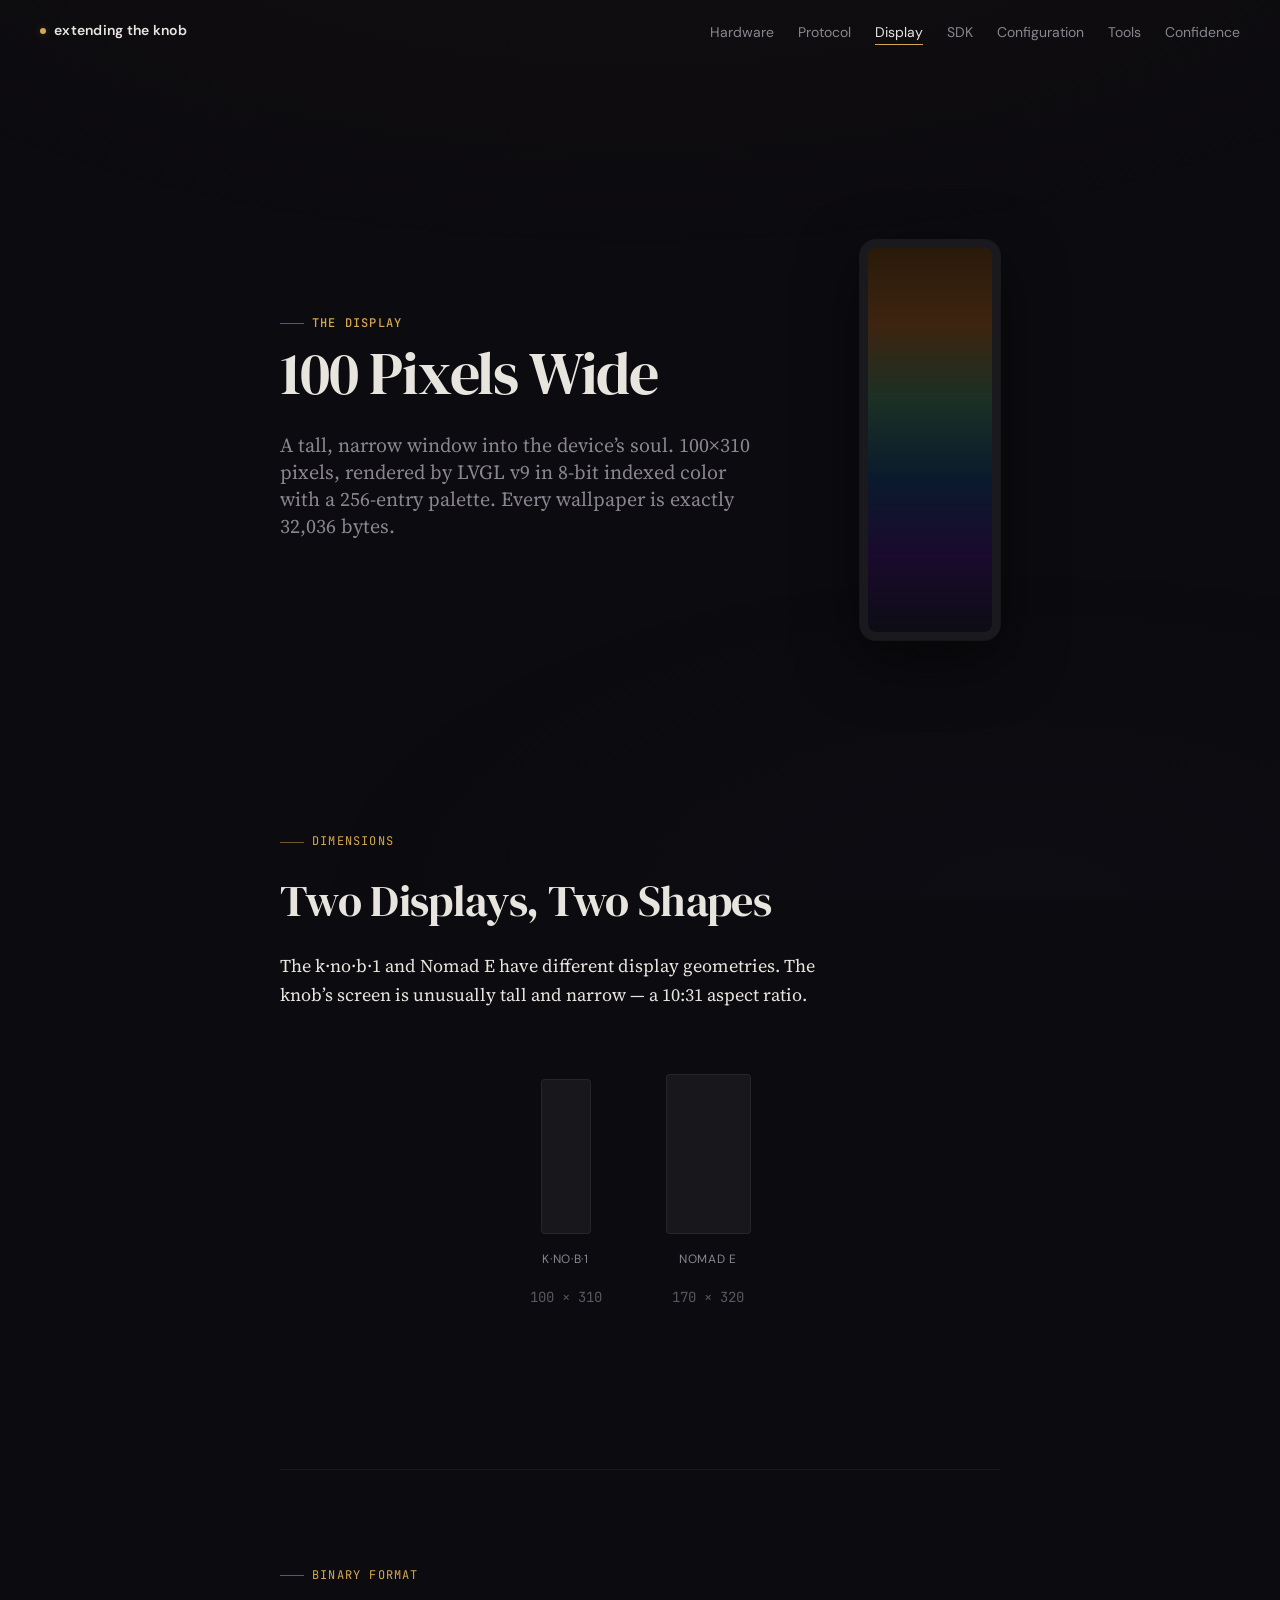
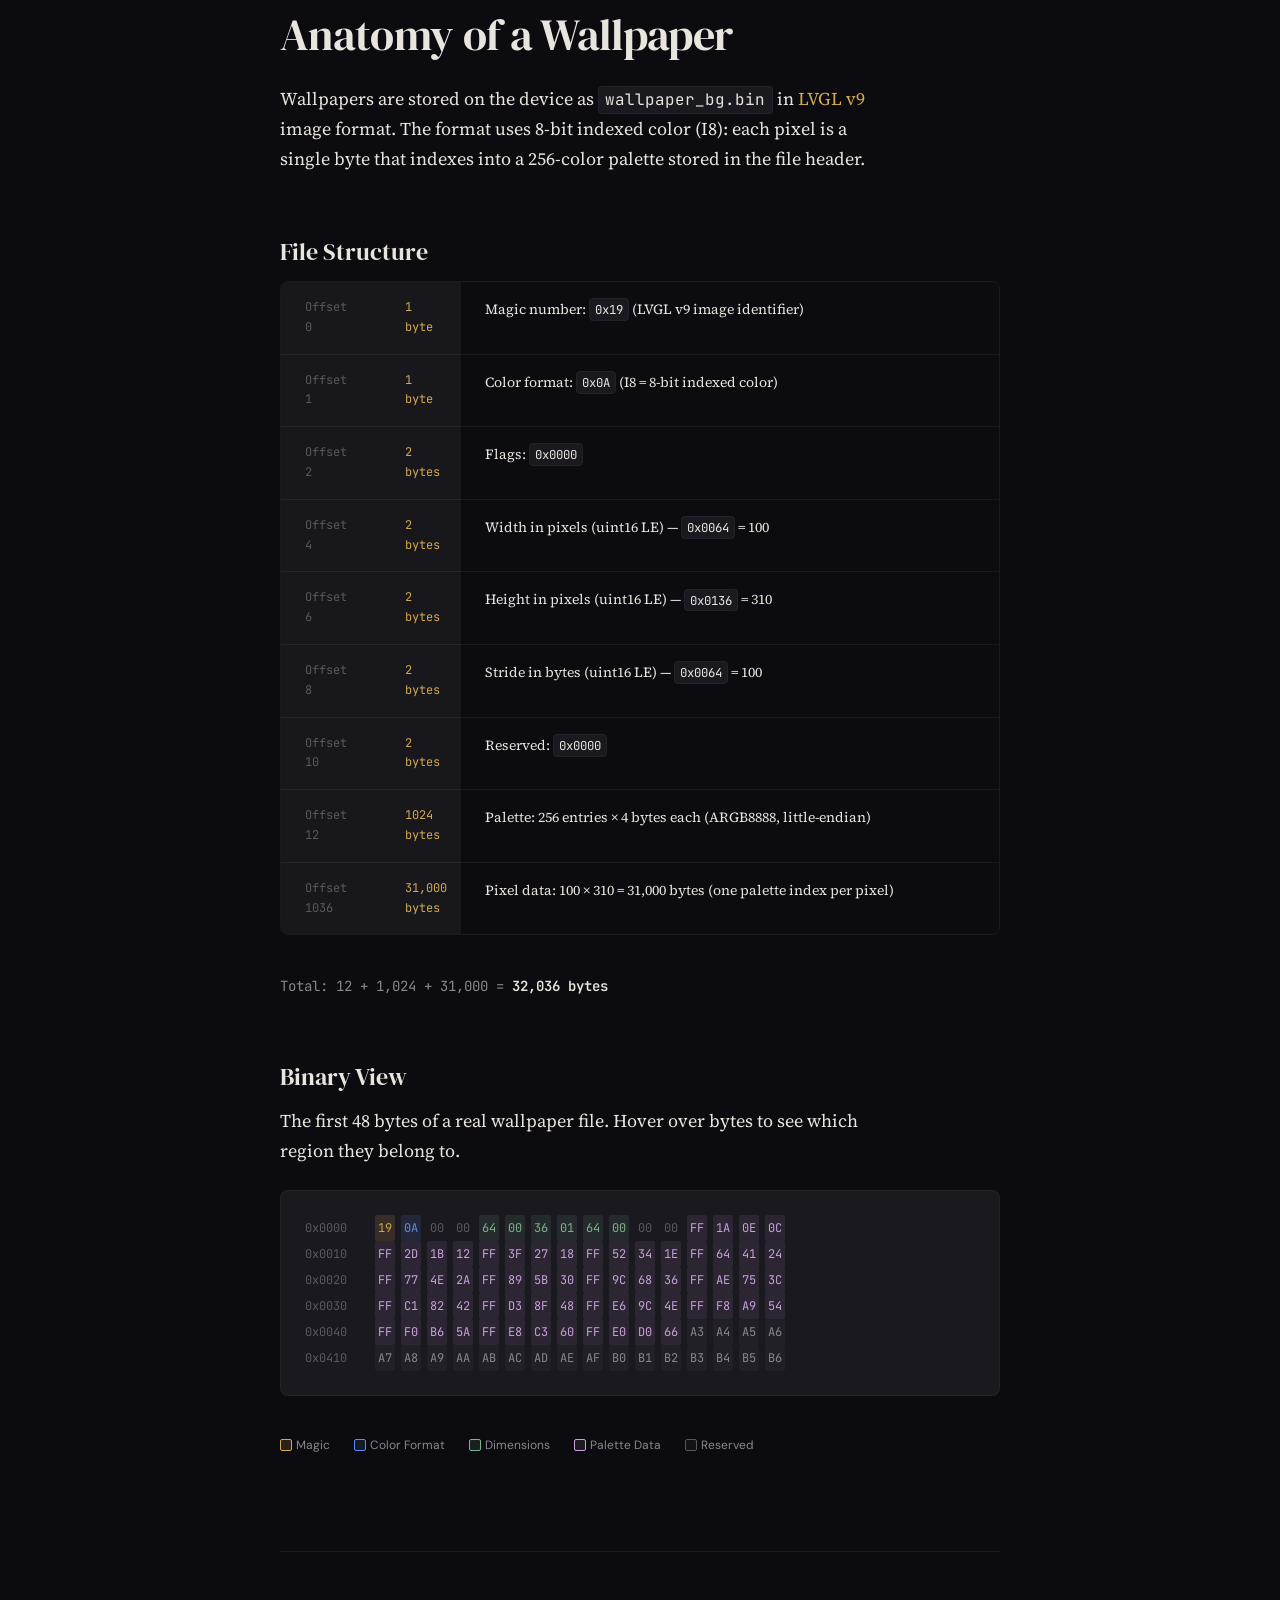
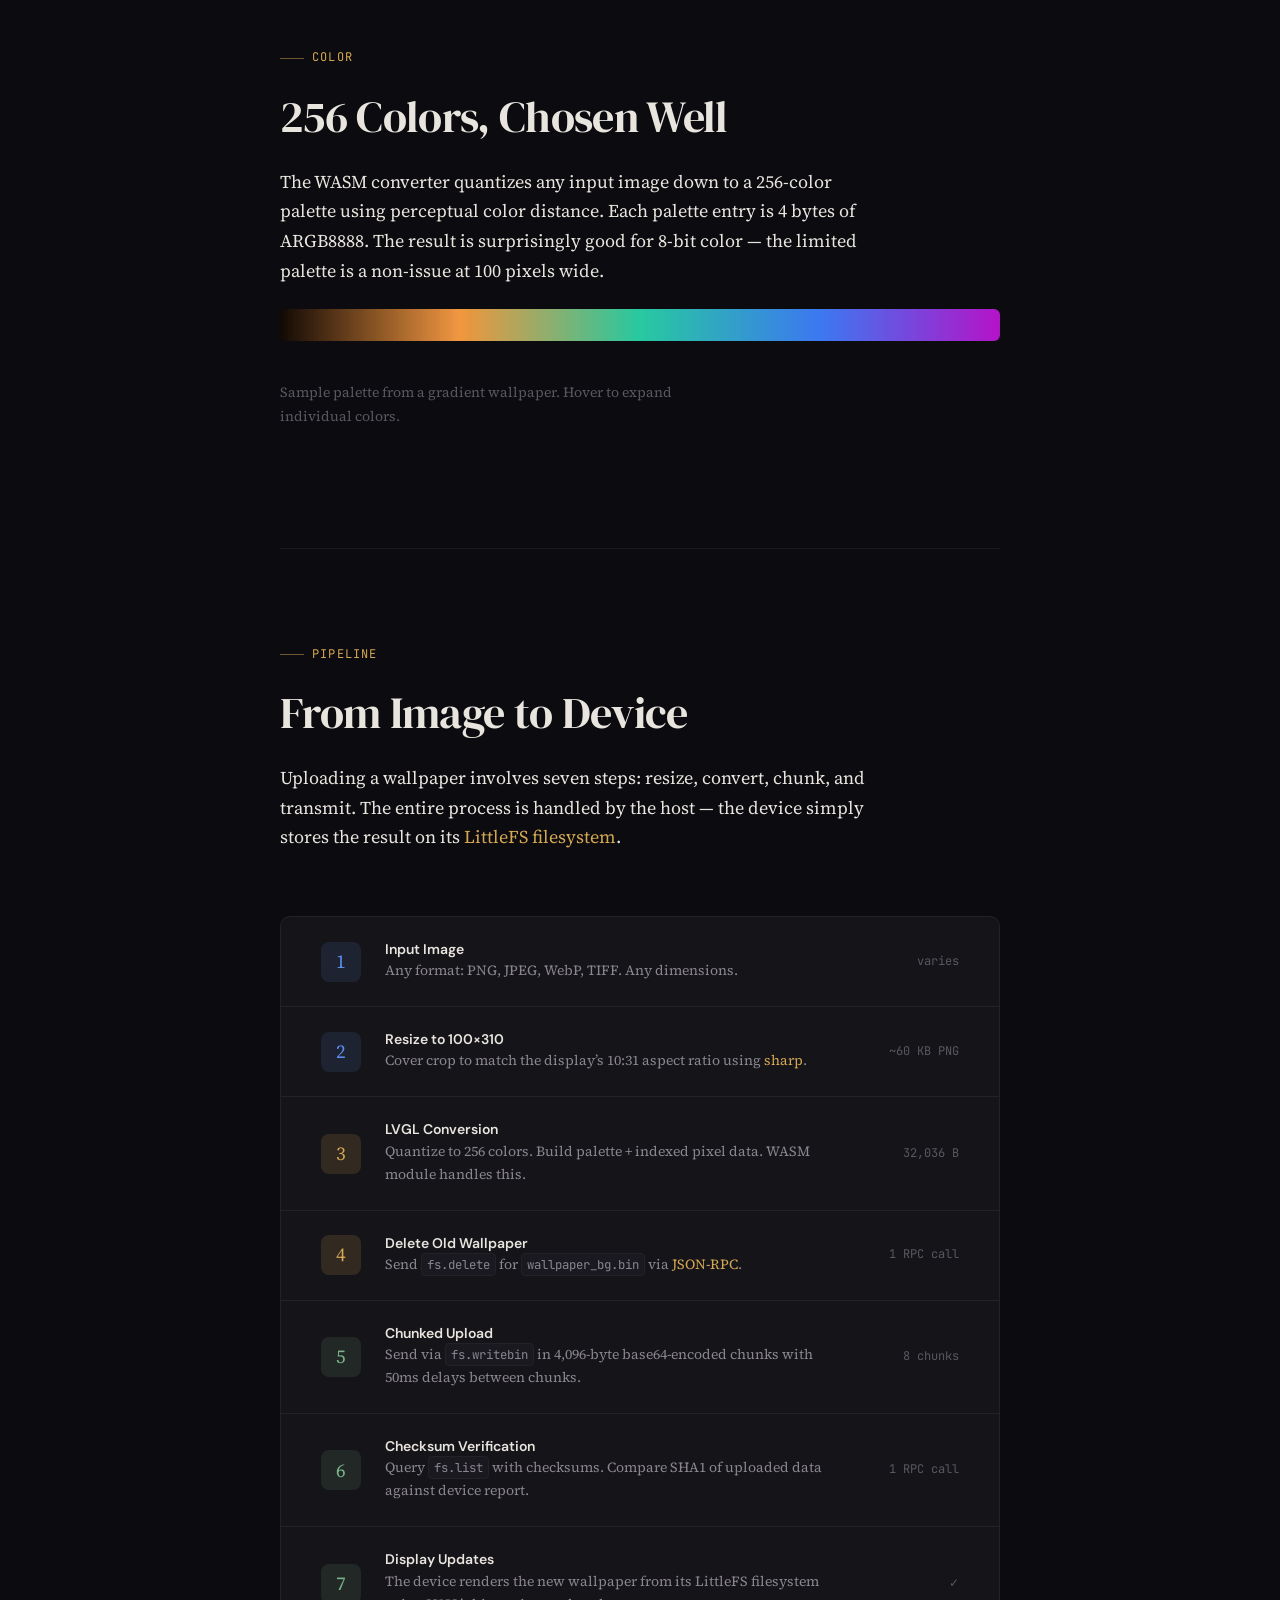
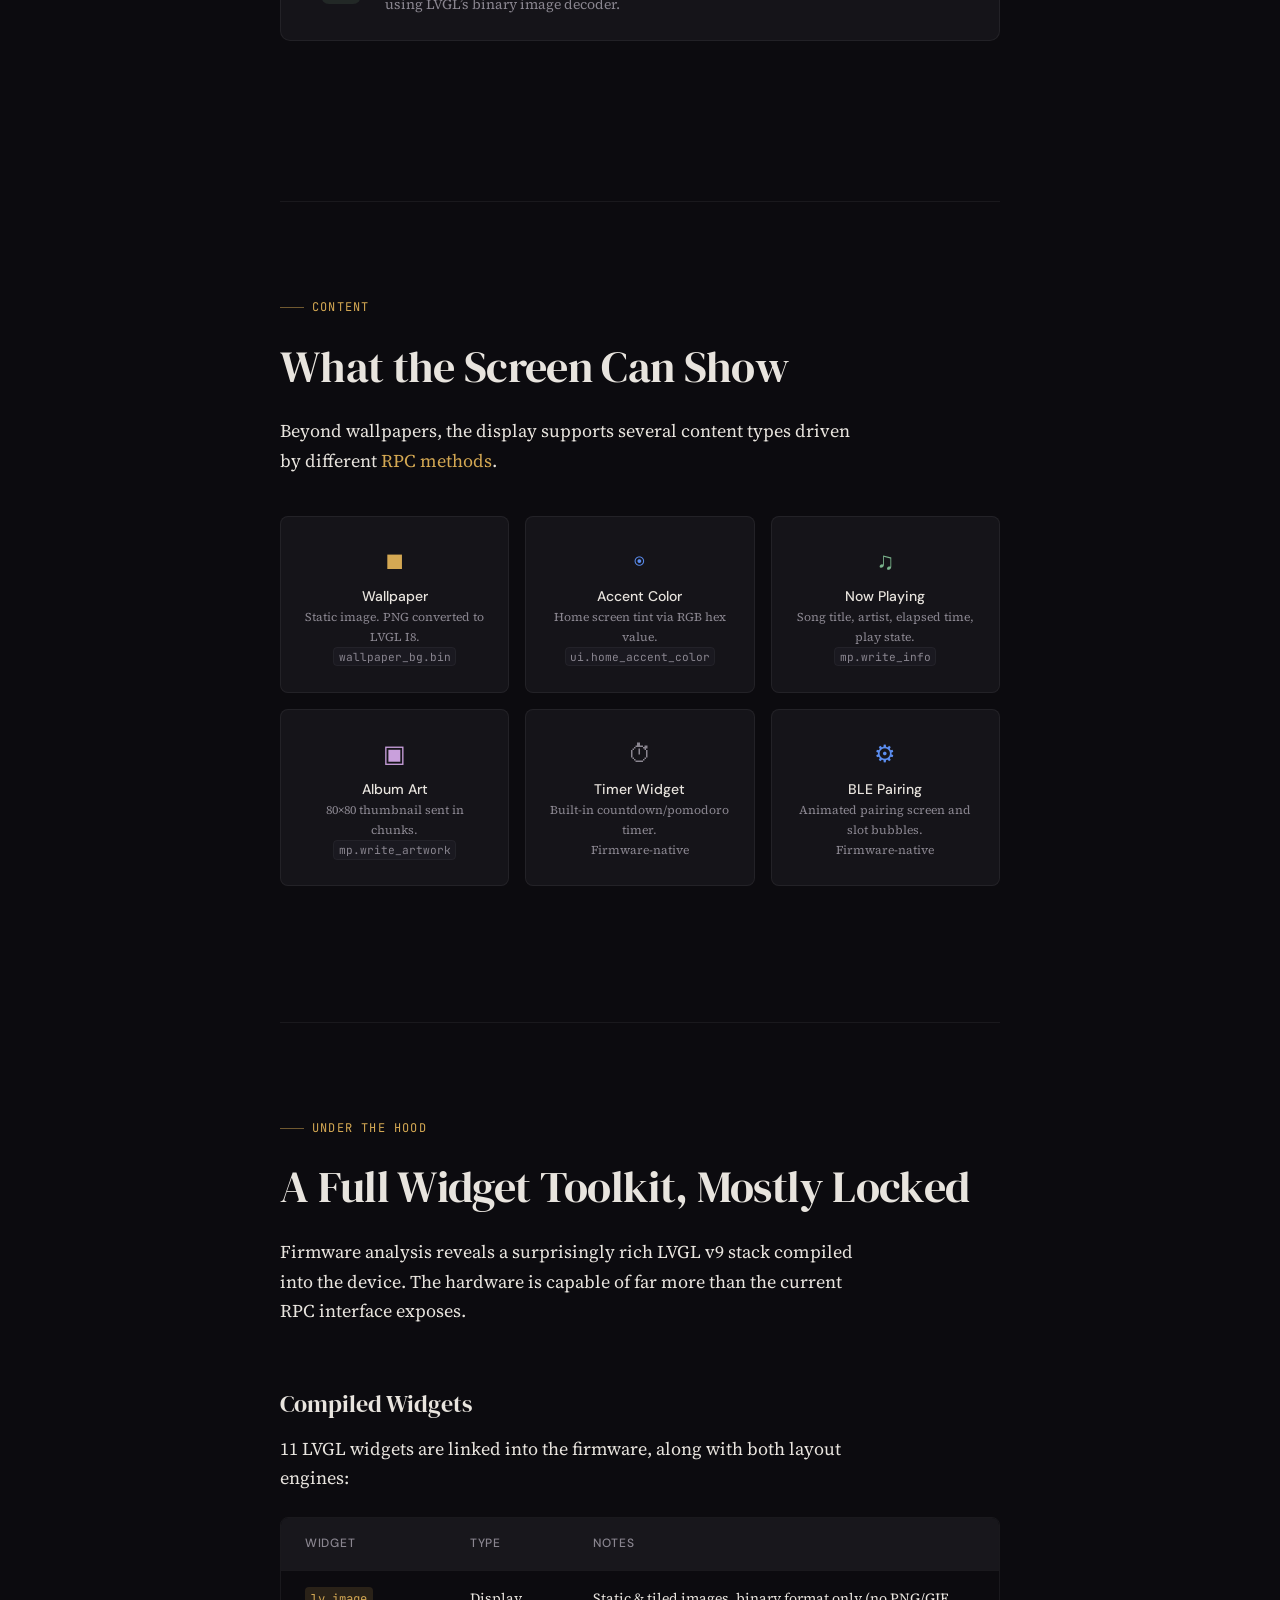
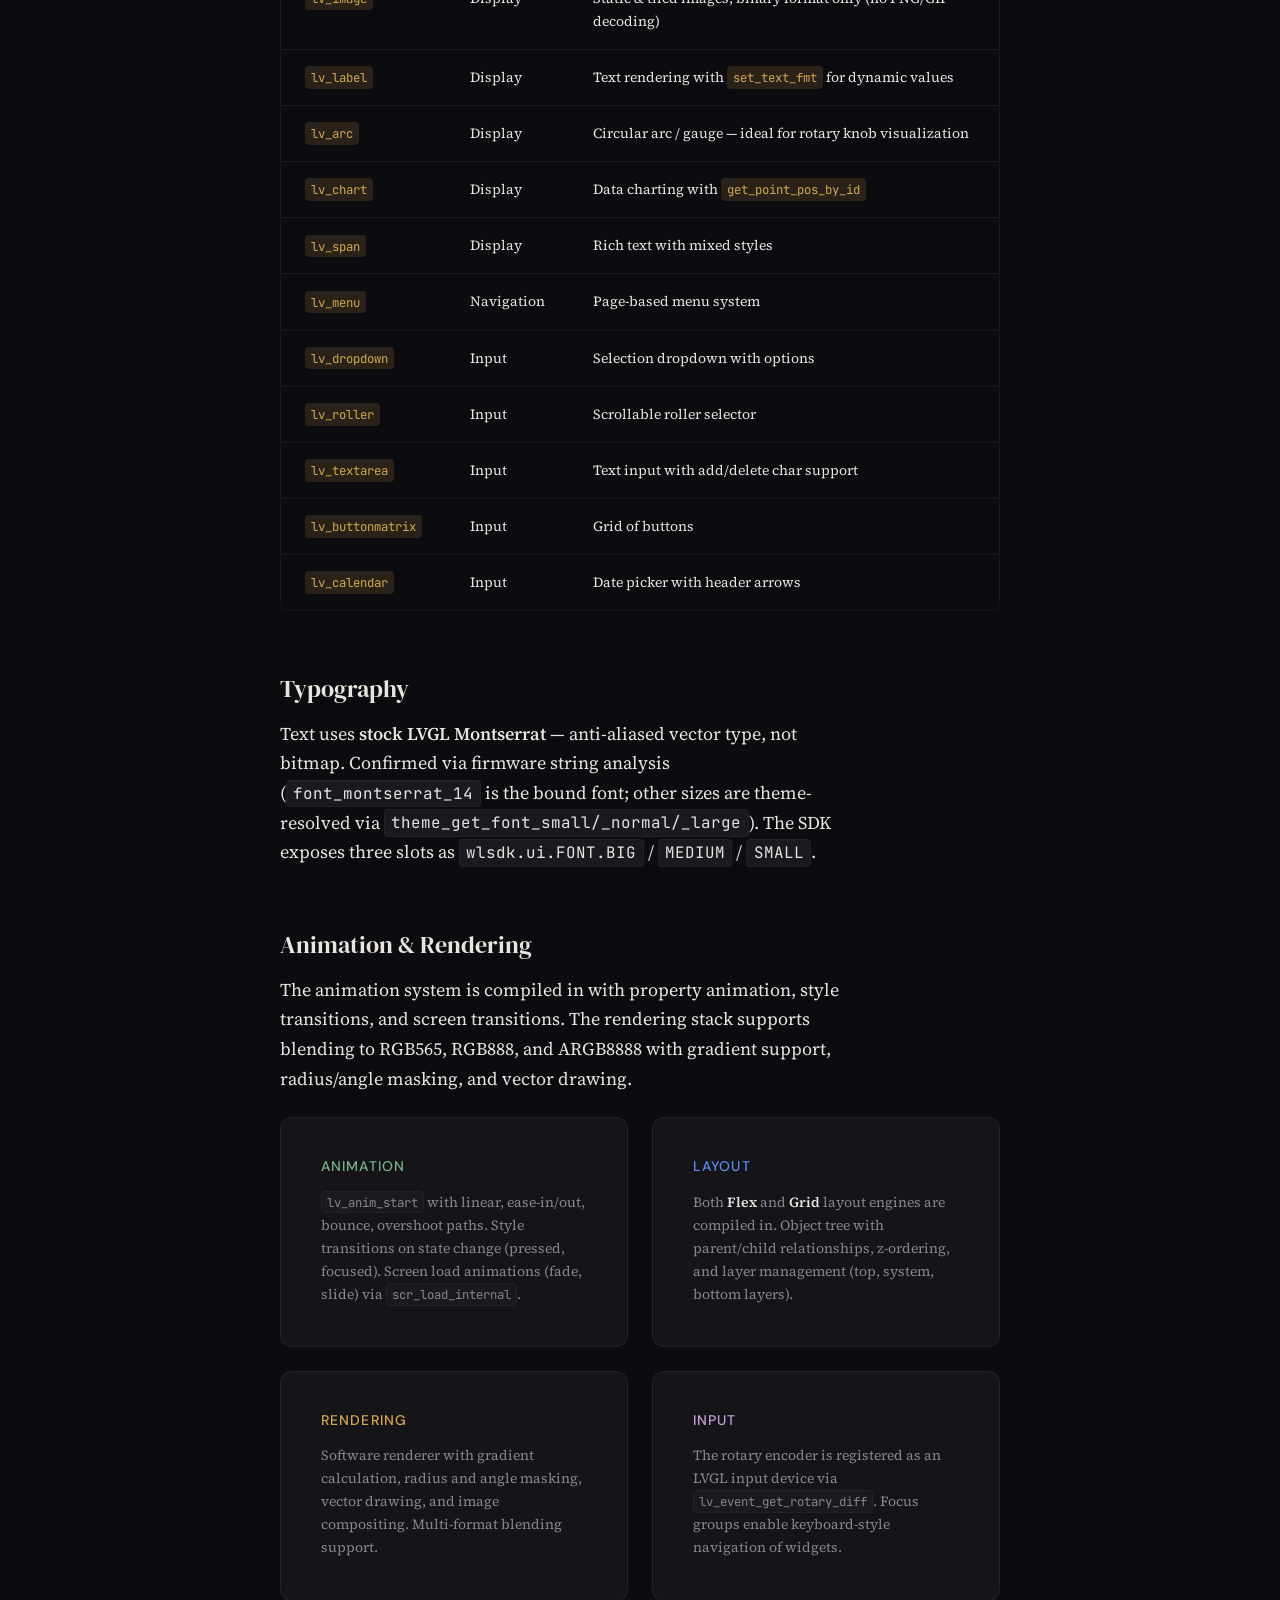
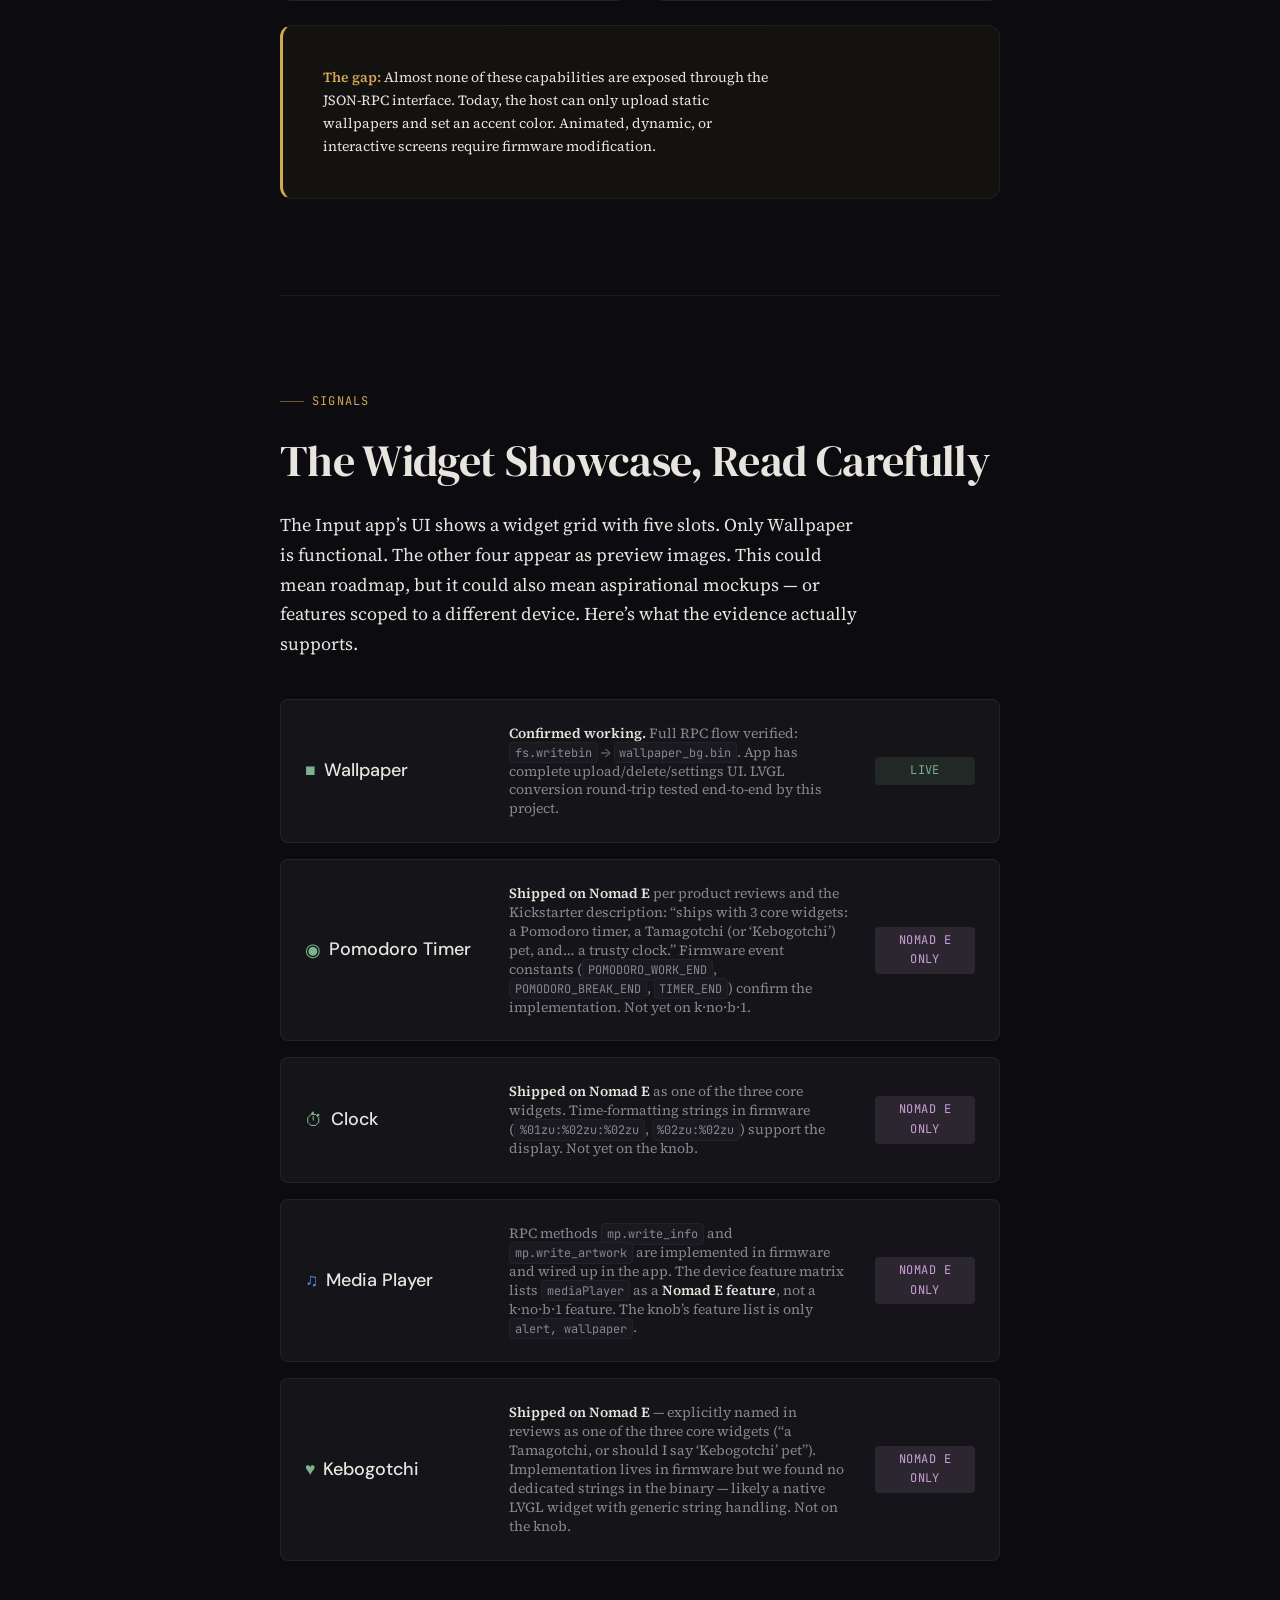
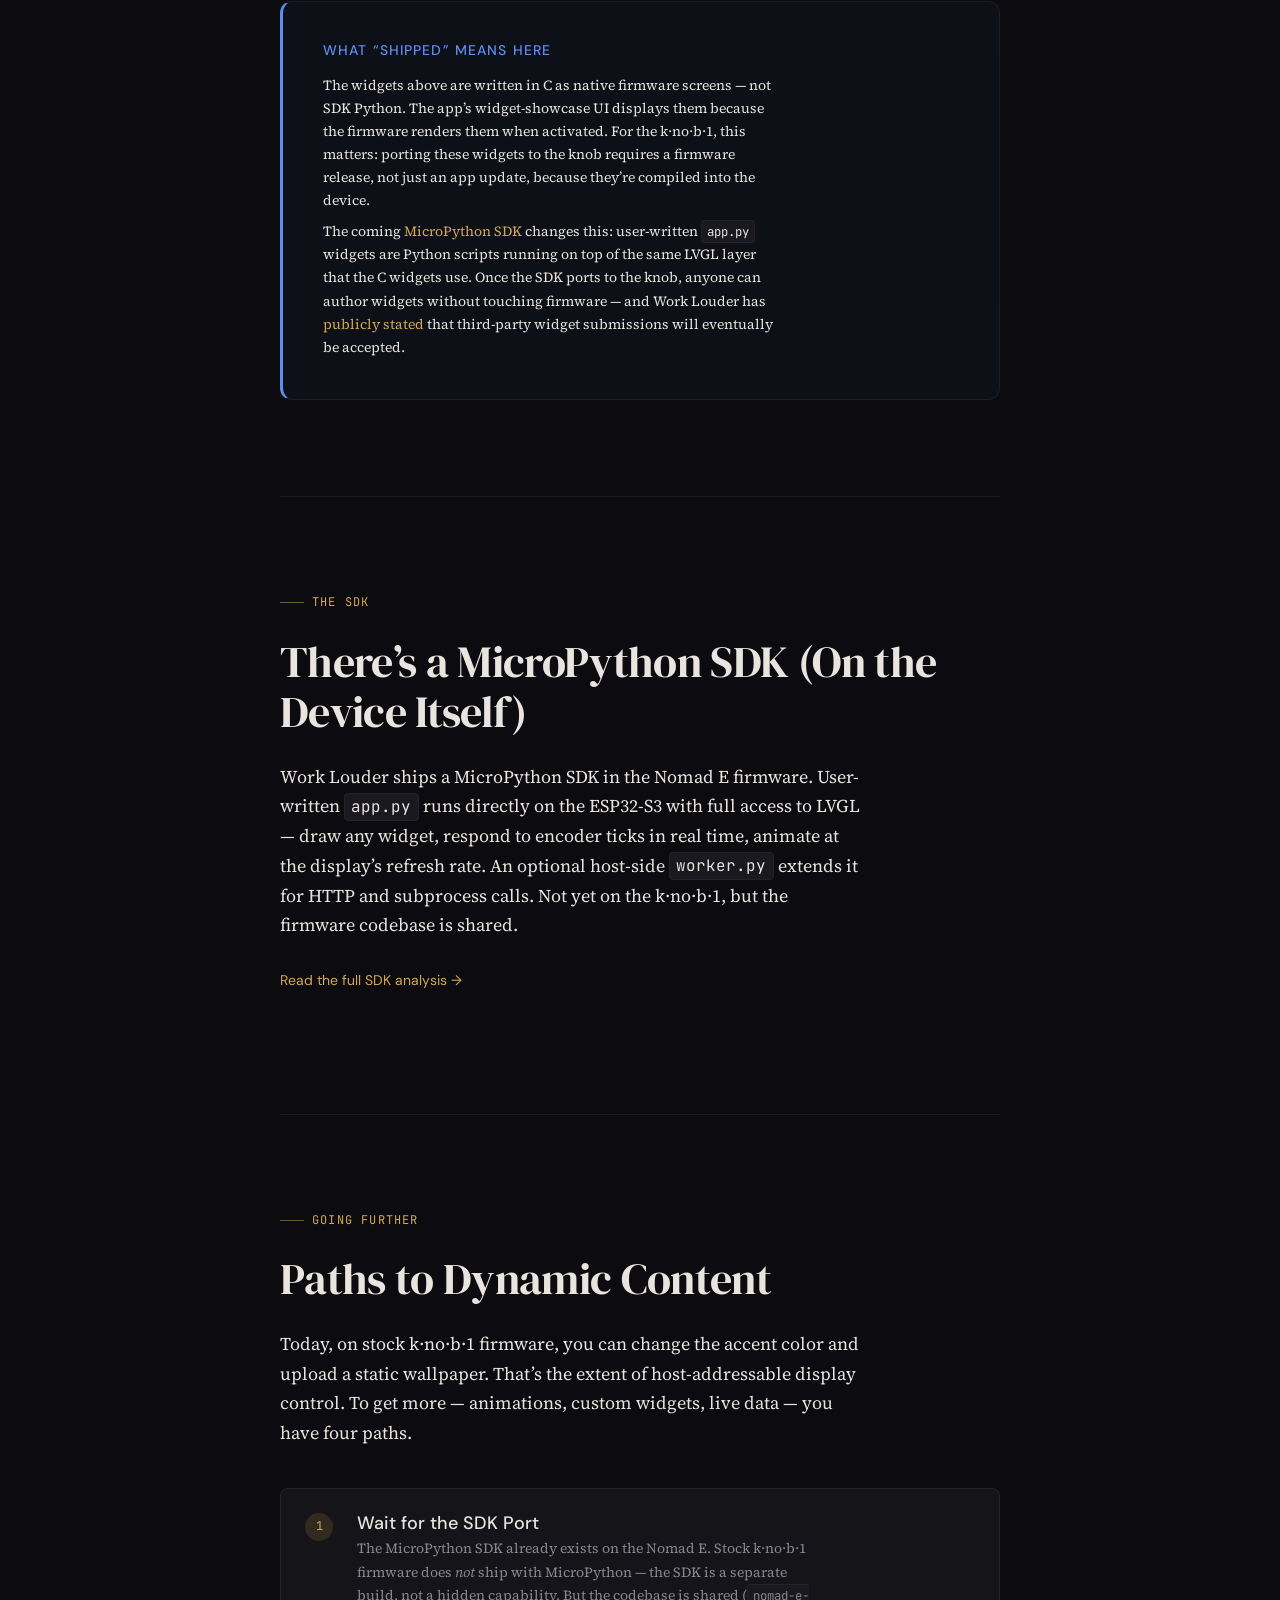
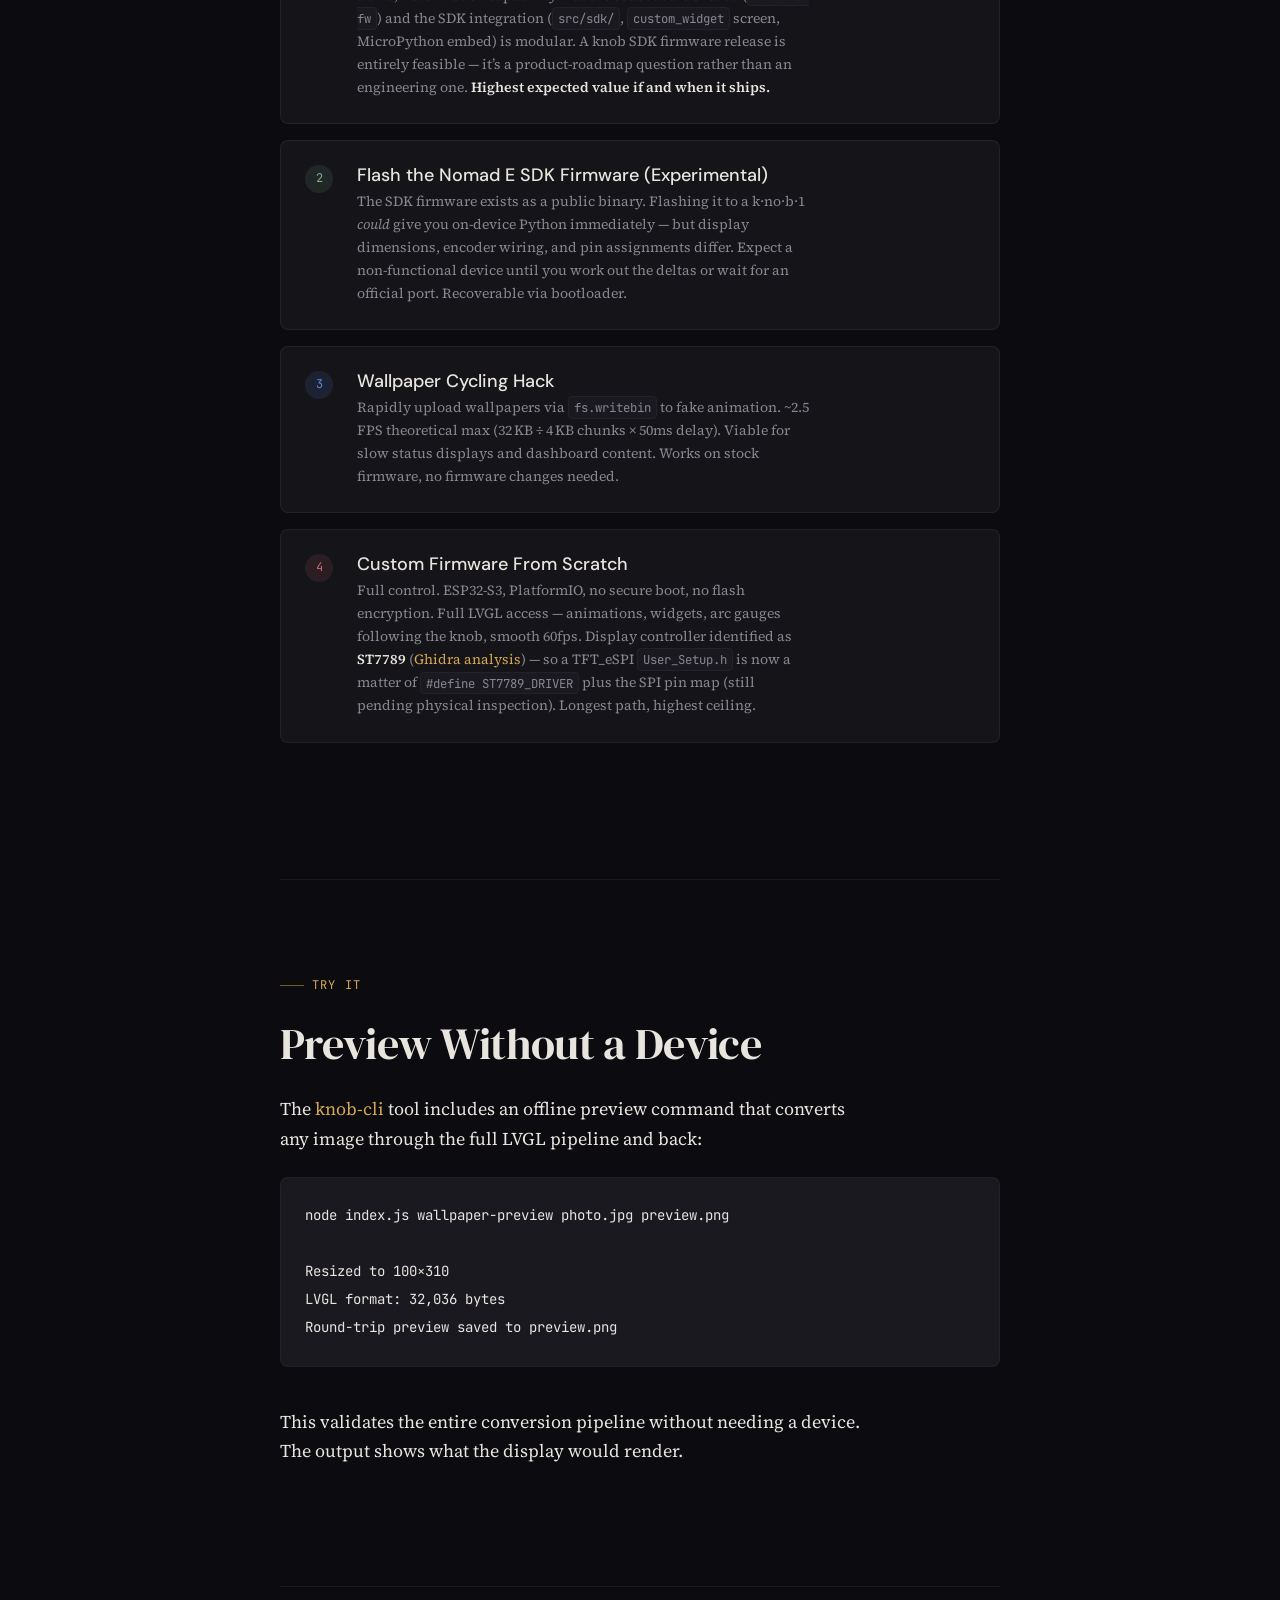
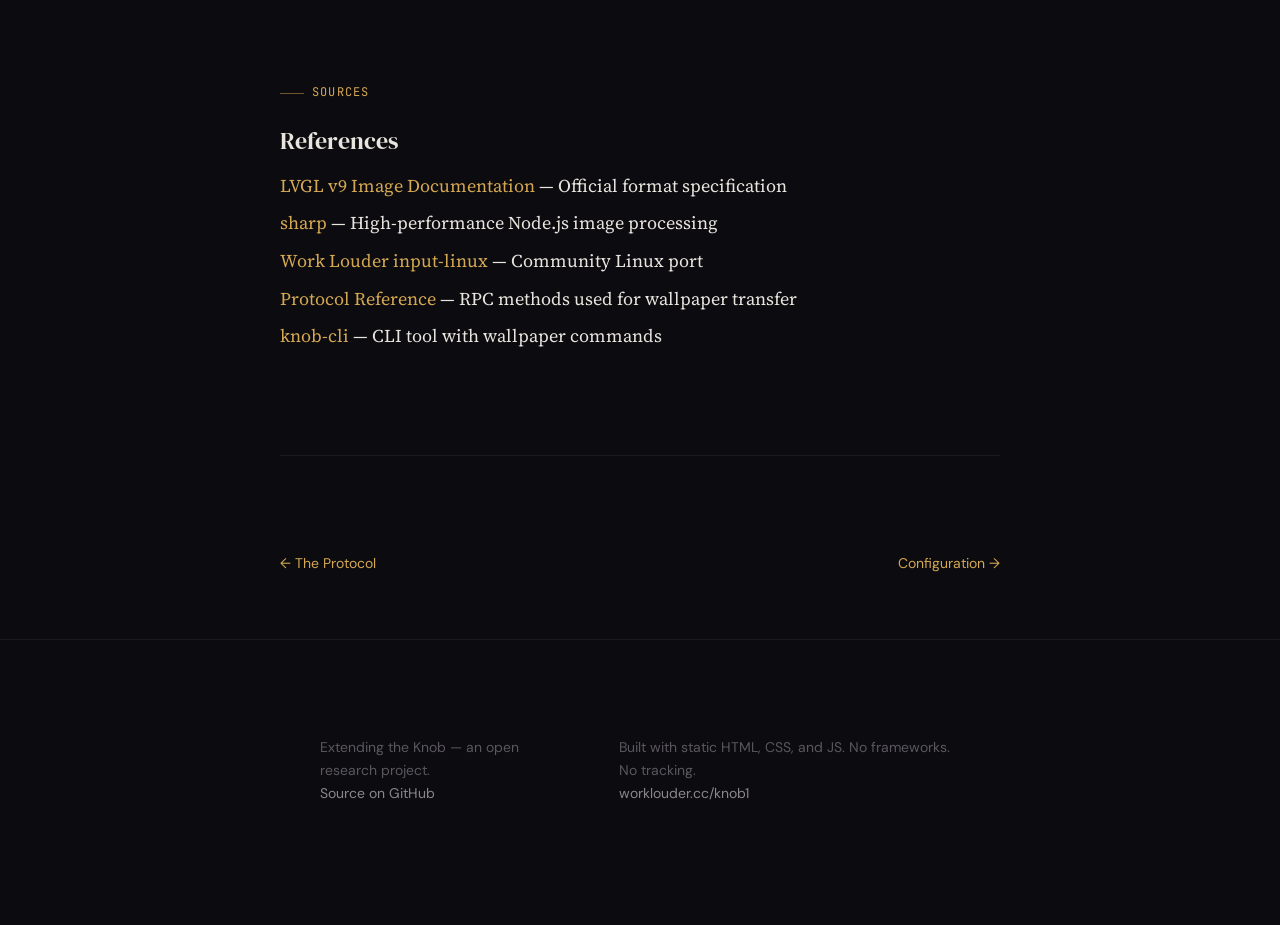
<file: pages/display.html>
<!DOCTYPE html>
<html lang="en">
<head>
<meta name="robots" content="noindex, nofollow">
  <meta charset="UTF-8">
  <meta name="viewport" content="width=device-width, initial-scale=1.0">
  <title>The Display — Extending the Knob</title>
  <meta name="description" content="How the k·no·b·1's 100×310 pixel display works. LVGL v9 image format, the conversion pipeline, and how to push your own visuals.">
  <link rel="stylesheet" href="../css/style.css">
  <style>
    /* --- Display Page Specifics --- */
    .display-hero {
      display: flex;
      align-items: center;
      gap: var(--space-3xl);
      padding: var(--space-4xl) 0 var(--space-3xl);
    }

    .display-hero-text { flex: 1; }

    .display-hero .device-mockup {
      width: 140px;
      flex-shrink: 0;
    }

    .display-hero .device-mockup .device-screen {
      background: linear-gradient(180deg,
        #2a1a0a 0%,
        #3d2410 20%,
        #1a3025 40%,
        #0a1a2d 60%,
        #1a0a2d 80%,
        #0d0d15 100%
      );
      animation: screenShimmer 8s ease-in-out infinite;
    }

    @keyframes screenShimmer {
      0%, 100% { filter: brightness(0.8); }
      50% { filter: brightness(1.1); }
    }

    /* --- Comparison --- */
    .display-compare {
      display: flex;
      gap: var(--space-2xl);
      align-items: flex-end;
      justify-content: center;
      margin: var(--space-2xl) 0;
    }

    .display-compare .device-col {
      display: flex;
      flex-direction: column;
      align-items: center;
      gap: var(--space-md);
    }

    .display-compare .device-label {
      font-family: var(--font-ui);
      font-size: var(--text-xs);
      color: var(--text-secondary);
      text-transform: uppercase;
      letter-spacing: 0.06em;
    }

    .display-compare .dimensions {
      font-family: var(--font-mono);
      font-size: var(--text-sm);
      color: var(--text-tertiary);
    }

    .mini-screen {
      border: 1px solid var(--surface-border);
      border-radius: 4px;
      background: var(--surface-solid);
    }

    .mini-screen.knob { width: 50px; height: 155px; }
    .mini-screen.nomad { width: 85px; height: 160px; }

    /* --- Binary Viewer --- */
    .binary-viewer {
      background: var(--code-bg);
      border: 1px solid var(--code-border);
      border-radius: 8px;
      padding: var(--space-lg);
      margin-bottom: var(--space-xl);
      overflow-x: auto;
      position: relative;
    }

    .binary-row {
      display: flex;
      align-items: center;
      font-family: var(--font-mono);
      font-size: 12px;
      line-height: 2;
    }

    .binary-offset {
      color: var(--text-tertiary);
      width: 70px;
      flex-shrink: 0;
    }

    .binary-bytes {
      display: flex;
      gap: 6px;
      flex-wrap: wrap;
    }

    .binary-byte {
      padding: 1px 3px;
      border-radius: 2px;
      cursor: default;
      transition: all var(--duration-fast) var(--ease-out);
    }

    .binary-byte:hover {
      transform: scale(1.2);
      z-index: 1;
    }

    .binary-byte.magic   { color: var(--accent); background: var(--accent-dim); }
    .binary-byte.format  { color: var(--blue); background: var(--blue-dim); }
    .binary-byte.dims    { color: var(--green); background: var(--green-dim); }
    .binary-byte.reserved { color: var(--text-tertiary); }
    .binary-byte.palette { color: #C9A0DC; background: rgba(201, 160, 220, 0.1); }
    .binary-byte.pixel   { color: var(--text-secondary); background: rgba(255,255,255,0.03); }

    .binary-legend {
      display: flex;
      gap: var(--space-lg);
      margin-top: var(--space-md);
      flex-wrap: wrap;
    }

    .binary-legend-item {
      display: flex;
      align-items: center;
      gap: var(--space-xs);
      font-family: var(--font-ui);
      font-size: var(--text-xs);
      color: var(--text-secondary);
    }

    .binary-legend-item .swatch {
      width: 12px;
      height: 12px;
      border-radius: 2px;
    }

    /* --- Format Breakdown --- */
    .format-breakdown {
      display: grid;
      grid-template-columns: 100px 80px 1fr;
      gap: 0;
      margin-bottom: var(--space-xl);
      border: 1px solid var(--surface-border);
      border-radius: 8px;
      overflow: hidden;
      font-size: var(--text-sm);
    }

    .format-breakdown > div {
      padding: var(--space-md) var(--space-lg);
      border-bottom: 1px solid var(--surface-border);
    }

    .format-breakdown > div:nth-child(3n+1) {
      font-family: var(--font-mono);
      font-size: var(--text-xs);
      color: var(--text-tertiary);
      background: var(--surface-solid);
    }

    .format-breakdown > div:nth-child(3n+2) {
      font-family: var(--font-mono);
      font-size: var(--text-xs);
      color: var(--accent);
      background: var(--surface-solid);
    }

    .format-breakdown > div:nth-last-child(-n+3) {
      border-bottom: none;
    }

    /* --- Pipeline Visualization --- */
    .pipeline-visual {
      display: flex;
      flex-direction: column;
      gap: 0;
      margin: var(--space-2xl) 0;
    }

    .pipeline-visual .pv-step {
      display: flex;
      align-items: center;
      gap: var(--space-lg);
      padding: var(--space-lg) var(--space-xl);
      background: var(--surface);
      border: 1px solid var(--surface-border);
      position: relative;
    }

    .pipeline-visual .pv-step:first-child {
      border-radius: 10px 10px 0 0;
    }

    .pipeline-visual .pv-step:last-child {
      border-radius: 0 0 10px 10px;
    }

    .pipeline-visual .pv-step + .pv-step {
      border-top: none;
    }

    .pipeline-visual .pv-arrow {
      display: flex;
      justify-content: center;
      color: var(--text-tertiary);
      font-size: var(--text-sm);
      padding: var(--space-xs) 0;
    }

    .pv-step .pv-icon {
      width: 40px;
      height: 40px;
      border-radius: 8px;
      display: flex;
      align-items: center;
      justify-content: center;
      font-size: 1.2rem;
      flex-shrink: 0;
    }

    .pv-step .pv-content {
      flex: 1;
    }

    .pv-step .pv-content h3 {
      font-family: var(--font-ui);
      font-size: var(--text-sm);
      font-weight: 600;
      margin-bottom: 2px;
    }

    .pv-step .pv-content p {
      font-size: var(--text-sm);
      color: var(--text-secondary);
      margin: 0;
    }

    .pv-step .pv-data {
      font-family: var(--font-mono);
      font-size: var(--text-xs);
      color: var(--text-tertiary);
      flex-shrink: 0;
      text-align: right;
    }

    /* --- Screen Content Types --- */
    .screen-types {
      display: grid;
      grid-template-columns: repeat(auto-fit, minmax(200px, 1fr));
      gap: var(--space-md);
      margin: var(--space-xl) 0;
    }

    .screen-type {
      background: var(--surface);
      border: 1px solid var(--surface-border);
      border-radius: 8px;
      padding: var(--space-lg);
      text-align: center;
    }

    .screen-type .st-icon {
      font-size: 1.5rem;
      margin-bottom: var(--space-sm);
    }

    .screen-type h4 {
      font-family: var(--font-ui);
      font-size: var(--text-sm);
      font-weight: 500;
      text-transform: none;
      letter-spacing: 0;
      color: var(--text);
      margin-bottom: var(--space-xs);
    }

    .screen-type p {
      font-size: var(--text-xs);
      color: var(--text-secondary);
      margin: 0;
    }

    .screen-type code {
      font-size: 0.7rem;
    }

    /* --- Palette Preview --- */
    .palette-strip {
      display: flex;
      height: 32px;
      border-radius: 6px;
      overflow: hidden;
      margin: var(--space-md) 0 var(--space-xl);
    }

    .palette-strip > div {
      flex: 1;
      transition: flex var(--duration) var(--ease-out);
    }

    .palette-strip:hover > div:hover {
      flex: 4;
    }

    @media (max-width: 768px) {
      .display-hero { flex-direction: column-reverse; text-align: center; }
      .display-compare { flex-direction: row; gap: var(--space-xl); }
      .format-breakdown { grid-template-columns: 80px 60px 1fr; }
    }
  </style>
</head>
<body>

  <!-- Navigation -->
  <nav class="nav">
    <a href="../index.html" class="nav-logo">
      <span class="dot"></span>
      extending the knob
    </a>
    <ul class="nav-links">
      <li><a href="hardware.html">Hardware</a></li>
      <li><a href="protocol.html">Protocol</a></li>
      <li><a href="display.html" class="active">Display</a></li>
      <li><a href="sdk.html">SDK</a></li>
      <li><a href="configuration.html">Configuration</a></li>
      <li><a href="tools.html">Tools</a></li>
      <li><a href="confidence.html">Confidence</a></li>
    </ul>
  </nav>

  <main class="page">

    <!-- Hero -->
    <section class="display-hero container">
      <div class="display-hero-text">
        <h4 class="fade-in section-label" style="margin-bottom: var(--space-sm);">The Display</h4>
        <h1 class="fade-in" style="font-size: var(--text-4xl);">100 Pixels Wide</h1>
        <p class="fade-in" style="color: var(--text-secondary); font-size: var(--text-lg); line-height: var(--leading-snug); margin-top: var(--space-lg);">
          A tall, narrow window into the device&rsquo;s soul. 100&times;310 pixels,
          rendered by LVGL v9 in 8-bit indexed color with a 256-entry palette.
          Every wallpaper is exactly 32,036&nbsp;bytes.
        </p>
      </div>
      <div class="device-mockup fade-in">
        <div class="device-screen"></div>
      </div>
    </section>

    <!-- Display Comparison -->
    <section class="section container">
      <div class="section-label fade-in">Dimensions</div>
      <h2 class="fade-in">Two Displays, Two Shapes</h2>
      <p class="fade-in">
        The k·no·b·1 and Nomad&nbsp;E have different display geometries.
        The knob&rsquo;s screen is unusually tall and narrow &mdash; a 10:31 aspect ratio.
      </p>

      <div class="display-compare fade-in">
        <div class="device-col">
          <div class="mini-screen knob"></div>
          <div class="device-label">k·no·b·1</div>
          <div class="dimensions">100 &times; 310</div>
        </div>
        <div class="device-col">
          <div class="mini-screen nomad"></div>
          <div class="device-label">Nomad E</div>
          <div class="dimensions">170 &times; 320</div>
        </div>
      </div>
    </section>

    <!-- LVGL Format Deep Dive -->
    <section class="section container">
      <div class="section-label fade-in">Binary Format</div>
      <h2 class="fade-in">Anatomy of a Wallpaper</h2>
      <p class="fade-in">
        Wallpapers are stored on the device as <code>wallpaper_bg.bin</code> in
        <a href="https://docs.lvgl.io/9.2/overview/image.html" target="_blank" rel="noopener">LVGL v9</a>
        image format. The format uses 8-bit indexed color (I8): each pixel is a single byte
        that indexes into a 256-color palette stored in the file header.
      </p>

      <h3 class="fade-in" style="margin-top: var(--space-2xl);">File Structure</h3>

      <div class="format-breakdown fade-in">
        <div>Offset 0</div><div>1 byte</div><div>Magic number: <code>0x19</code> (LVGL v9 image identifier)</div>
        <div>Offset 1</div><div>1 byte</div><div>Color format: <code>0x0A</code> (I8 = 8-bit indexed color)</div>
        <div>Offset 2</div><div>2 bytes</div><div>Flags: <code>0x0000</code></div>
        <div>Offset 4</div><div>2 bytes</div><div>Width in pixels (uint16 LE) &mdash; <code>0x0064</code> = 100</div>
        <div>Offset 6</div><div>2 bytes</div><div>Height in pixels (uint16 LE) &mdash; <code>0x0136</code> = 310</div>
        <div>Offset 8</div><div>2 bytes</div><div>Stride in bytes (uint16 LE) &mdash; <code>0x0064</code> = 100</div>
        <div>Offset 10</div><div>2 bytes</div><div>Reserved: <code>0x0000</code></div>
        <div>Offset 12</div><div>1024 bytes</div><div>Palette: 256 entries &times; 4 bytes each (ARGB8888, little-endian)</div>
        <div>Offset 1036</div><div>31,000 bytes</div><div>Pixel data: 100 &times; 310 = 31,000 bytes (one palette index per pixel)</div>
      </div>

      <p class="fade-in" style="font-family: var(--font-mono); font-size: var(--text-sm); color: var(--text-secondary);">
        Total: 12 + 1,024 + 31,000 = <strong style="color: var(--text)">32,036 bytes</strong>
      </p>

      <!-- Binary Viewer -->
      <h3 class="fade-in" style="margin-top: var(--space-2xl);">Binary View</h3>
      <p class="fade-in">
        The first 48 bytes of a real wallpaper file. Hover over bytes to see
        which region they belong to.
      </p>

      <div class="binary-viewer fade-in" id="binaryViewer"></div>

      <div class="binary-legend fade-in">
        <div class="binary-legend-item">
          <div class="swatch" style="background: var(--accent-dim); border: 1px solid var(--accent);"></div>
          Magic
        </div>
        <div class="binary-legend-item">
          <div class="swatch" style="background: var(--blue-dim); border: 1px solid var(--blue);"></div>
          Color Format
        </div>
        <div class="binary-legend-item">
          <div class="swatch" style="background: var(--green-dim); border: 1px solid var(--green);"></div>
          Dimensions
        </div>
        <div class="binary-legend-item">
          <div class="swatch" style="background: rgba(201, 160, 220, 0.1); border: 1px solid #C9A0DC;"></div>
          Palette Data
        </div>
        <div class="binary-legend-item">
          <div class="swatch" style="background: rgba(255,255,255,0.03); border: 1px solid var(--text-tertiary);"></div>
          Reserved
        </div>
      </div>
    </section>

    <!-- The Palette -->
    <section class="section container">
      <div class="section-label fade-in">Color</div>
      <h2 class="fade-in">256 Colors, Chosen Well</h2>
      <p class="fade-in">
        The WASM converter quantizes any input image down to a 256-color palette
        using perceptual color distance. Each palette entry is 4 bytes of ARGB8888.
        The result is surprisingly good for 8-bit color &mdash; the limited palette
        is a non-issue at 100 pixels wide.
      </p>

      <div class="palette-strip fade-in" id="paletteStrip"></div>

      <p class="fade-in" style="font-size: var(--text-sm); color: var(--text-tertiary);">
        Sample palette from a gradient wallpaper. Hover to expand individual colors.
      </p>
    </section>

    <!-- Conversion Pipeline -->
    <section class="section container">
      <div class="section-label fade-in">Pipeline</div>
      <h2 class="fade-in">From Image to Device</h2>
      <p class="fade-in">
        Uploading a wallpaper involves seven steps: resize, convert, chunk, and transmit.
        The entire process is handled by the host &mdash; the device simply stores the
        result on its <a href="hardware.html">LittleFS filesystem</a>.
      </p>

      <div class="pipeline-visual stagger">
        <div class="pv-step fade-in">
          <div class="pv-icon" style="background: var(--blue-dim); color: var(--blue);">1</div>
          <div class="pv-content">
            <h3>Input Image</h3>
            <p>Any format: PNG, JPEG, WebP, TIFF. Any dimensions.</p>
          </div>
          <div class="pv-data">varies</div>
        </div>

        <div class="pv-step fade-in">
          <div class="pv-icon" style="background: var(--blue-dim); color: var(--blue);">2</div>
          <div class="pv-content">
            <h3>Resize to 100&times;310</h3>
            <p>Cover crop to match the display&rsquo;s 10:31 aspect ratio using <a href="https://sharp.pixelplumbing.com" target="_blank" rel="noopener">sharp</a>.</p>
          </div>
          <div class="pv-data">~60 KB PNG</div>
        </div>

        <div class="pv-step fade-in">
          <div class="pv-icon" style="background: var(--accent-dim); color: var(--accent);">3</div>
          <div class="pv-content">
            <h3>LVGL Conversion</h3>
            <p>Quantize to 256 colors. Build palette + indexed pixel data. WASM module handles this.</p>
          </div>
          <div class="pv-data">32,036 B</div>
        </div>

        <div class="pv-step fade-in">
          <div class="pv-icon" style="background: var(--accent-dim); color: var(--accent);">4</div>
          <div class="pv-content">
            <h3>Delete Old Wallpaper</h3>
            <p>Send <code>fs.delete</code> for <code>wallpaper_bg.bin</code> via <a href="protocol.html">JSON-RPC</a>.</p>
          </div>
          <div class="pv-data">1 RPC call</div>
        </div>

        <div class="pv-step fade-in">
          <div class="pv-icon" style="background: var(--green-dim); color: var(--green);">5</div>
          <div class="pv-content">
            <h3>Chunked Upload</h3>
            <p>Send via <code>fs.writebin</code> in 4,096-byte base64-encoded chunks with 50ms delays between chunks.</p>
          </div>
          <div class="pv-data">8 chunks</div>
        </div>

        <div class="pv-step fade-in">
          <div class="pv-icon" style="background: var(--green-dim); color: var(--green);">6</div>
          <div class="pv-content">
            <h3>Checksum Verification</h3>
            <p>Query <code>fs.list</code> with checksums. Compare SHA1 of uploaded data against device report.</p>
          </div>
          <div class="pv-data">1 RPC call</div>
        </div>

        <div class="pv-step fade-in">
          <div class="pv-icon" style="background: var(--green-dim); color: var(--green);">7</div>
          <div class="pv-content">
            <h3>Display Updates</h3>
            <p>The device renders the new wallpaper from its LittleFS filesystem using LVGL&rsquo;s binary image decoder.</p>
          </div>
          <div class="pv-data">&check;</div>
        </div>
      </div>
    </section>

    <!-- What You Can Show -->
    <section class="section container">
      <div class="section-label fade-in">Content</div>
      <h2 class="fade-in">What the Screen Can Show</h2>
      <p class="fade-in">
        Beyond wallpapers, the display supports several content types driven
        by different <a href="protocol.html">RPC methods</a>.
      </p>

      <div class="screen-types fade-in">
        <div class="screen-type">
          <div class="st-icon" style="color: var(--accent);">&#9632;</div>
          <h4>Wallpaper</h4>
          <p>Static image. PNG converted to LVGL I8.</p>
          <p><code>wallpaper_bg.bin</code></p>
        </div>
        <div class="screen-type">
          <div class="st-icon" style="color: var(--blue);">&#9673;</div>
          <h4>Accent Color</h4>
          <p>Home screen tint via RGB hex value.</p>
          <p><code>ui.home_accent_color</code></p>
        </div>
        <div class="screen-type">
          <div class="st-icon" style="color: var(--green);">&#9835;</div>
          <h4>Now Playing</h4>
          <p>Song title, artist, elapsed time, play state.</p>
          <p><code>mp.write_info</code></p>
        </div>
        <div class="screen-type">
          <div class="st-icon" style="color: #C9A0DC;">&#9635;</div>
          <h4>Album Art</h4>
          <p>80&times;80 thumbnail sent in chunks.</p>
          <p><code>mp.write_artwork</code></p>
        </div>
        <div class="screen-type">
          <div class="st-icon" style="color: var(--text-secondary);">&#9201;</div>
          <h4>Timer Widget</h4>
          <p>Built-in countdown/pomodoro timer.</p>
          <p>Firmware-native</p>
        </div>
        <div class="screen-type">
          <div class="st-icon" style="color: var(--blue);">&#9881;</div>
          <h4>BLE Pairing</h4>
          <p>Animated pairing screen and slot bubbles.</p>
          <p>Firmware-native</p>
        </div>
      </div>
    </section>

    <!-- LVGL Under the Hood -->
    <section class="section container">
      <div class="section-label fade-in">Under the Hood</div>
      <h2 class="fade-in">A Full Widget Toolkit, Mostly Locked</h2>
      <p class="fade-in">
        Firmware analysis reveals a surprisingly rich LVGL v9 stack compiled into the device.
        The hardware is capable of far more than the current RPC interface exposes.
      </p>

      <h3 class="fade-in" style="margin-top: var(--space-2xl);">Compiled Widgets</h3>
      <p class="fade-in">
        11 LVGL widgets are linked into the firmware, along with both layout engines:
      </p>

      <div class="table-wrap fade-in">
        <table>
          <thead>
            <tr><th>Widget</th><th>Type</th><th>Notes</th></tr>
          </thead>
          <tbody>
            <tr><td><code>lv_image</code></td><td>Display</td><td>Static &amp; tiled images, binary format only (no PNG/GIF decoding)</td></tr>
            <tr><td><code>lv_label</code></td><td>Display</td><td>Text rendering with <code>set_text_fmt</code> for dynamic values</td></tr>
            <tr><td><code>lv_arc</code></td><td>Display</td><td>Circular arc / gauge &mdash; ideal for rotary knob visualization</td></tr>
            <tr><td><code>lv_chart</code></td><td>Display</td><td>Data charting with <code>get_point_pos_by_id</code></td></tr>
            <tr><td><code>lv_span</code></td><td>Display</td><td>Rich text with mixed styles</td></tr>
            <tr><td><code>lv_menu</code></td><td>Navigation</td><td>Page-based menu system</td></tr>
            <tr><td><code>lv_dropdown</code></td><td>Input</td><td>Selection dropdown with options</td></tr>
            <tr><td><code>lv_roller</code></td><td>Input</td><td>Scrollable roller selector</td></tr>
            <tr><td><code>lv_textarea</code></td><td>Input</td><td>Text input with add/delete char support</td></tr>
            <tr><td><code>lv_buttonmatrix</code></td><td>Input</td><td>Grid of buttons</td></tr>
            <tr><td><code>lv_calendar</code></td><td>Input</td><td>Date picker with header arrows</td></tr>
          </tbody>
        </table>
      </div>

      <h3 class="fade-in" style="margin-top: var(--space-2xl);">Typography</h3>
      <p class="fade-in">
        Text uses <strong>stock LVGL Montserrat</strong> &mdash; anti-aliased vector type,
        not bitmap. Confirmed via firmware string analysis (<code>font_montserrat_14</code>
        is the bound font; other sizes are theme-resolved via
        <code>theme_get_font_small/_normal/_large</code>). The SDK exposes three slots
        as <code>wlsdk.ui.FONT.BIG</code> / <code>MEDIUM</code> / <code>SMALL</code>.
      </p>

      <h3 class="fade-in" style="margin-top: var(--space-2xl);">Animation &amp; Rendering</h3>
      <p class="fade-in">
        The animation system is compiled in with property animation, style transitions,
        and screen transitions. The rendering stack supports blending to RGB565, RGB888,
        and ARGB8888 with gradient support, radius/angle masking, and vector drawing.
      </p>

      <div class="card-grid stagger" style="margin-top: var(--space-lg);">
        <div class="card fade-in">
          <h4 style="color: var(--green);">Animation</h4>
          <p style="font-size: var(--text-sm); color: var(--text-secondary); margin: 0;">
            <code>lv_anim_start</code> with linear, ease-in/out, bounce, overshoot paths.
            Style transitions on state change (pressed, focused). Screen load animations
            (fade, slide) via <code>scr_load_internal</code>.
          </p>
        </div>
        <div class="card fade-in">
          <h4 style="color: var(--blue);">Layout</h4>
          <p style="font-size: var(--text-sm); color: var(--text-secondary); margin: 0;">
            Both <strong>Flex</strong> and <strong>Grid</strong> layout engines are compiled in.
            Object tree with parent/child relationships, z-ordering, and layer management
            (top, system, bottom layers).
          </p>
        </div>
        <div class="card fade-in">
          <h4 style="color: var(--accent);">Rendering</h4>
          <p style="font-size: var(--text-sm); color: var(--text-secondary); margin: 0;">
            Software renderer with gradient calculation, radius and angle masking,
            vector drawing, and image compositing. Multi-format blending support.
          </p>
        </div>
        <div class="card fade-in">
          <h4 style="color: #C9A0DC;">Input</h4>
          <p style="font-size: var(--text-sm); color: var(--text-secondary); margin: 0;">
            The rotary encoder is registered as an LVGL input device via
            <code>lv_event_get_rotary_diff</code>. Focus groups enable
            keyboard-style navigation of widgets.
          </p>
        </div>
      </div>

      <div class="card fade-in" style="margin-top: var(--space-lg); border-left: 3px solid var(--amber); background: rgba(212, 168, 83, 0.04);">
        <p style="margin: 0; font-size: var(--text-sm);">
          <strong style="color: var(--amber);">The gap:</strong> Almost none of these capabilities are
          exposed through the JSON-RPC interface. Today, the host can only upload static wallpapers
          and set an accent color. Animated, dynamic, or interactive screens require firmware modification.
        </p>
      </div>
    </section>

    <!-- Planned Widgets -->
    <section class="section container">
      <div class="section-label fade-in">Signals</div>
      <h2 class="fade-in">The Widget Showcase, Read Carefully</h2>
      <p class="fade-in">
        The Input app&rsquo;s UI shows a widget grid with five slots. Only Wallpaper is
        functional. The other four appear as preview images. This could mean roadmap,
        but it could also mean aspirational mockups &mdash; or features scoped to a
        different device. Here&rsquo;s what the evidence actually supports.
      </p>

      <style>
        .widget-evidence {
          display: flex;
          flex-direction: column;
          gap: var(--space-md);
          margin-top: var(--space-xl);
        }
        .widget-row {
          display: grid;
          grid-template-columns: 180px 1fr 100px;
          gap: var(--space-lg);
          padding: var(--space-lg);
          background: var(--surface);
          border: 1px solid var(--surface-border);
          border-radius: 8px;
          align-items: center;
        }
        .widget-row .name {
          display: flex;
          align-items: center;
          gap: var(--space-sm);
          font-family: var(--font-ui);
          font-weight: 500;
          color: var(--text);
        }
        .widget-row .name .glyph {
          font-size: 1.1rem;
        }
        .widget-row .evidence-text {
          font-size: var(--text-sm);
          color: var(--text-secondary);
          line-height: var(--leading-snug);
        }
        .widget-row .evidence-text code {
          font-size: 0.85em;
        }
        .widget-row .strength {
          font-family: var(--font-mono);
          font-size: var(--text-xs);
          text-align: center;
          padding: var(--space-xs) var(--space-sm);
          border-radius: 4px;
          letter-spacing: 0.04em;
          text-transform: uppercase;
        }
        .strength.live       { background: var(--green-dim); color: var(--green); }
        .strength.strong     { background: var(--blue-dim); color: var(--blue); }
        .strength.moderate   { background: var(--accent-dim); color: var(--accent); }
        .strength.weak       { background: var(--red-dim); color: var(--red); }
        .strength.other-device { background: rgba(201, 160, 220, 0.12); color: #C9A0DC; }
        @media (max-width: 768px) {
          .widget-row { grid-template-columns: 1fr; }
          .widget-row .strength { justify-self: start; }
        }
      </style>

      <div class="widget-evidence fade-in">

        <div class="widget-row">
          <div class="name">
            <span class="glyph" style="color: var(--green);">&#9632;</span>
            Wallpaper
          </div>
          <div class="evidence-text">
            <strong>Confirmed working.</strong> Full RPC flow verified: <code>fs.writebin</code>
            &rarr; <code>wallpaper_bg.bin</code>. App has complete upload/delete/settings UI.
            LVGL conversion round-trip tested end-to-end by this project.
          </div>
          <div class="strength live">Live</div>
        </div>

        <div class="widget-row">
          <div class="name">
            <span class="glyph" style="color: var(--green);">&#9673;</span>
            Pomodoro Timer
          </div>
          <div class="evidence-text">
            <strong>Shipped on Nomad&nbsp;E</strong> per product reviews and the Kickstarter
            description: &ldquo;ships with 3 core widgets: a Pomodoro timer, a Tamagotchi (or
            &lsquo;Kebogotchi&rsquo;) pet, and&hellip; a trusty clock.&rdquo; Firmware event constants
            (<code>POMODORO_WORK_END</code>, <code>POMODORO_BREAK_END</code>, <code>TIMER_END</code>)
            confirm the implementation. Not yet on k&middot;no&middot;b&middot;1.
          </div>
          <div class="strength other-device">Nomad E only</div>
        </div>

        <div class="widget-row">
          <div class="name">
            <span class="glyph" style="color: var(--green);">&#9201;</span>
            Clock
          </div>
          <div class="evidence-text">
            <strong>Shipped on Nomad&nbsp;E</strong> as one of the three core widgets.
            Time-formatting strings in firmware (<code>%01zu:%02zu:%02zu</code>,
            <code>%02zu:%02zu</code>) support the display. Not yet on the knob.
          </div>
          <div class="strength other-device">Nomad E only</div>
        </div>

        <div class="widget-row">
          <div class="name">
            <span class="glyph" style="color: var(--blue);">&#9835;</span>
            Media Player
          </div>
          <div class="evidence-text">
            RPC methods <code>mp.write_info</code> and <code>mp.write_artwork</code> are
            implemented in firmware and wired up in the app. The device feature matrix lists
            <code>mediaPlayer</code> as a <strong>Nomad&nbsp;E feature</strong>, not a
            k&middot;no&middot;b&middot;1 feature. The knob&rsquo;s feature list is only
            <code>alert, wallpaper</code>.
          </div>
          <div class="strength other-device">Nomad E only</div>
        </div>

        <div class="widget-row">
          <div class="name">
            <span class="glyph" style="color: var(--green);">&#9829;</span>
            Kebogotchi
          </div>
          <div class="evidence-text">
            <strong>Shipped on Nomad&nbsp;E</strong> &mdash; explicitly named in reviews as
            one of the three core widgets (&ldquo;a Tamagotchi, or should I say
            &lsquo;Kebogotchi&rsquo; pet&rdquo;). Implementation lives in firmware but we found
            no dedicated strings in the binary &mdash; likely a native LVGL widget with
            generic string handling. Not on the knob.
          </div>
          <div class="strength other-device">Nomad E only</div>
        </div>

      </div>

      <div class="card fade-in" style="margin-top: var(--space-xl); border-left: 3px solid var(--blue); background: rgba(91, 141, 239, 0.04);">
        <h4 style="color: var(--blue);">What &ldquo;Shipped&rdquo; Means Here</h4>
        <p style="margin: 0 0 var(--space-sm) 0; font-size: var(--text-sm);">
          The widgets above are written in C as native firmware screens &mdash; not SDK Python. The
          app&rsquo;s widget-showcase UI displays them because the firmware renders them when
          activated. For the k&middot;no&middot;b&middot;1, this matters: porting these widgets
          to the knob requires a firmware release, not just an app update, because they&rsquo;re
          compiled into the device.
        </p>
        <p style="margin: 0; font-size: var(--text-sm);">
          The coming <a href="sdk.html">MicroPython SDK</a> changes this: user-written
          <code>app.py</code> widgets are Python scripts running on top of the same LVGL layer
          that the C widgets use. Once the SDK ports to the knob, anyone can author widgets
          without touching firmware &mdash; and Work Louder has
          <a href="https://worklouder.cc/nomad-e" target="_blank" rel="noopener">publicly stated</a>
          that third-party widget submissions will eventually be accepted.
        </p>
      </div>
    </section>

    <!-- The SDK — link out to dedicated page -->
    <section class="section container" id="sdk">
      <div class="section-label fade-in">The SDK</div>
      <h2 class="fade-in">There&rsquo;s a MicroPython SDK (On the Device Itself)</h2>
      <p class="fade-in">
        Work Louder ships a MicroPython SDK in the Nomad&nbsp;E firmware. User-written
        <code>app.py</code> runs directly on the ESP32-S3 with full access to LVGL &mdash; draw any
        widget, respond to encoder ticks in real time, animate at the display&rsquo;s refresh rate.
        An optional host-side <code>worker.py</code> extends it for HTTP and subprocess calls.
        Not yet on the k&middot;no&middot;b&middot;1, but the firmware codebase is shared.
      </p>
      <p class="fade-in">
        <a href="sdk.html" style="font-family: var(--font-ui); font-size: var(--text-sm);">Read the full SDK analysis &rarr;</a>
      </p>
    </section>

    <!-- Paths to Custom Screens -->
    <section class="section container">
      <div class="section-label fade-in">Going Further</div>
      <h2 class="fade-in">Paths to Dynamic Content</h2>
      <p class="fade-in">
        Today, on stock k&middot;no&middot;b&middot;1 firmware, you can change the accent color and
        upload a static wallpaper. That&rsquo;s the extent of host-addressable display control.
        To get more &mdash; animations, custom widgets, live data &mdash; you have four paths.
      </p>

      <div class="pipeline stagger" style="margin-top: var(--space-xl);">
        <div class="pipeline-step">
          <div class="step-num" style="background: var(--accent-dim); color: var(--accent);">1</div>
          <div class="step-content">
            <h3>Wait for the SDK Port</h3>
            <p>The MicroPython SDK already exists on the Nomad&nbsp;E. Stock
              k&middot;no&middot;b&middot;1 firmware does <em>not</em> ship with MicroPython &mdash; the
              SDK is a separate build, not a hidden capability. But the codebase is shared
              (<code>nomad-e-fw</code>) and the SDK integration (<code>src/sdk/</code>,
              <code>custom_widget</code> screen, MicroPython embed) is modular. A knob SDK firmware
              release is entirely feasible &mdash; it&rsquo;s a product-roadmap question rather than
              an engineering one. <strong>Highest expected value if and when it ships.</strong></p>
          </div>
        </div>
        <div class="pipeline-step">
          <div class="step-num" style="background: var(--green-dim); color: var(--green);">2</div>
          <div class="step-content">
            <h3>Flash the Nomad&nbsp;E SDK Firmware (Experimental)</h3>
            <p>The SDK firmware exists as a public binary. Flashing it to a k&middot;no&middot;b&middot;1
              <em>could</em> give you on-device Python immediately &mdash; but display dimensions,
              encoder wiring, and pin assignments differ. Expect a non-functional device until
              you work out the deltas or wait for an official port. Recoverable via bootloader.</p>
          </div>
        </div>
        <div class="pipeline-step">
          <div class="step-num" style="background: var(--blue-dim); color: var(--blue);">3</div>
          <div class="step-content">
            <h3>Wallpaper Cycling Hack</h3>
            <p>Rapidly upload wallpapers via <code>fs.writebin</code> to fake animation.
              ~2.5&thinsp;FPS theoretical max (32&thinsp;KB &divide; 4&thinsp;KB chunks &times; 50ms
              delay). Viable for slow status displays and dashboard content. Works on stock
              firmware, no firmware changes needed.</p>
          </div>
        </div>
        <div class="pipeline-step">
          <div class="step-num" style="background: var(--red-dim); color: var(--red);">4</div>
          <div class="step-content">
            <h3>Custom Firmware From Scratch</h3>
            <p>Full control. ESP32-S3, PlatformIO, no secure boot, no flash encryption. Full
              LVGL access &mdash; animations, widgets, arc gauges following the knob, smooth 60fps.
              Display controller identified as <strong>ST7789</strong>
              (<a href="hardware.html">Ghidra analysis</a>) &mdash; so a TFT_eSPI
              <code>User_Setup.h</code> is now a matter of <code>#define ST7789_DRIVER</code>
              plus the SPI pin map (still pending physical inspection).
              Longest path, highest ceiling.</p>
          </div>
        </div>
      </div>
    </section>

    <!-- Try It -->
    <section class="section container">
      <div class="section-label fade-in">Try It</div>
      <h2 class="fade-in">Preview Without a Device</h2>
      <p class="fade-in">
        The <a href="tools.html">knob-cli</a> tool includes an offline preview command
        that converts any image through the full LVGL pipeline and back:
      </p>

      <pre class="fade-in"><code>node index.js wallpaper-preview photo.jpg preview.png

Resized to 100&times;310
LVGL format: 32,036 bytes
Round-trip preview saved to preview.png</code></pre>

      <p class="fade-in">
        This validates the entire conversion pipeline without needing a device.
        The output shows what the display would render.
      </p>
    </section>

    <!-- Sources -->
    <section class="section container">
      <div class="section-label fade-in">Sources</div>
      <h3 class="fade-in">References</h3>
      <ul class="fade-in" style="list-style: none; padding: 0;">
        <li style="margin-bottom: var(--space-sm);"><a href="https://docs.lvgl.io/9.2/overview/image.html" target="_blank" rel="noopener">LVGL v9 Image Documentation</a> &mdash; Official format specification</li>
        <li style="margin-bottom: var(--space-sm);"><a href="https://sharp.pixelplumbing.com" target="_blank" rel="noopener">sharp</a> &mdash; High-performance Node.js image processing</li>
        <li style="margin-bottom: var(--space-sm);"><a href="https://github.com/worklouder/input-linux" target="_blank" rel="noopener">Work Louder input-linux</a> &mdash; Community Linux port</li>
        <li style="margin-bottom: var(--space-sm);"><a href="protocol.html">Protocol Reference</a> &mdash; RPC methods used for wallpaper transfer</li>
        <li style="margin-bottom: var(--space-sm);"><a href="tools.html">knob-cli</a> &mdash; CLI tool with wallpaper commands</li>
      </ul>
    </section>

    <!-- Prev/Next -->
    <section class="section container" style="padding-bottom: var(--space-2xl);">
      <div style="display: flex; justify-content: space-between;">
        <a href="protocol.html" style="font-family: var(--font-ui); font-size: var(--text-sm);">&larr; The Protocol</a>
        <a href="configuration.html" style="font-family: var(--font-ui); font-size: var(--text-sm);">Configuration &rarr;</a>
      </div>
    </section>

  </main>

  <!-- Footer -->
  <footer class="footer">
    <div class="container footer-inner">
      <p>
        Extending the Knob &mdash; an open research project.<br>
        <a href="https://github.com/malpern/extending-the-knob" target="_blank" rel="noopener">Source on GitHub</a>
      </p>
      <p>
        Built with static HTML, CSS, and JS. No frameworks. No tracking.<br>
        <a href="https://worklouder.cc/knob1" target="_blank" rel="noopener">worklouder.cc/knob1</a>
      </p>
    </div>
  </footer>

  <script src="../js/main.js"></script>
  <script>
    // --- Binary Viewer ---
    (function() {
      const viewer = document.getElementById('binaryViewer');
      if (!viewer) return;

      // Real LVGL header for a 100x310 wallpaper + start of palette
      const headerHex = '19 0A 00 00 64 00 36 01 64 00 00 00'.split(' ');
      const paletteHex = 'FF 1A 0E 0C FF 2D 1B 12 FF 3F 27 18 FF 52 34 1E FF 64 41 24 FF 77 4E 2A FF 89 5B 30 FF 9C 68 36 FF AE 75 3C FF C1 82 42 FF D3 8F 48 FF E6 9C 4E FF F8 A9 54 FF F0 B6 5A FF E8 C3 60 FF E0 D0 66'.split(' ');
      const pixelHex = 'A3 A4 A5 A6 A7 A8 A9 AA AB AC AD AE AF B0 B1 B2 B3 B4 B5 B6'.split(' ');

      const regions = [
        ...headerHex.map((h, i) => {
          let type, label;
          if (i === 0) { type = 'magic'; label = 'Magic: 0x19 (LVGL v9)'; }
          else if (i === 1) { type = 'format'; label = 'Color format: 0x0A (I8)'; }
          else if (i >= 2 && i <= 3) { type = 'reserved'; label = 'Flags: 0x0000'; }
          else if (i >= 4 && i <= 5) { type = 'dims'; label = 'Width: 100 (0x0064)'; }
          else if (i >= 6 && i <= 7) { type = 'dims'; label = 'Height: 310 (0x0136)'; }
          else if (i >= 8 && i <= 9) { type = 'dims'; label = 'Stride: 100 (0x0064)'; }
          else { type = 'reserved'; label = 'Reserved'; }
          return { hex: h, type, label, offset: i };
        }),
        ...paletteHex.map((h, i) => ({
          hex: h, type: 'palette',
          label: `Palette byte ${i} (entry ${Math.floor(i/4)}, ${['A','R','G','B'][i%4]})`,
          offset: 12 + i
        })),
        ...pixelHex.map((h, i) => ({
          hex: h, type: 'pixel',
          label: `Pixel data (palette index 0x${h})`,
          offset: 1036 + i
        }))
      ];

      // Build rows of 16 bytes
      for (let row = 0; row < regions.length; row += 16) {
        const rowEl = document.createElement('div');
        rowEl.className = 'binary-row';

        const offset = document.createElement('span');
        offset.className = 'binary-offset';
        const off = regions[row].offset;
        offset.textContent = '0x' + off.toString(16).padStart(4, '0').toUpperCase();
        rowEl.appendChild(offset);

        const bytes = document.createElement('span');
        bytes.className = 'binary-bytes';

        const slice = regions.slice(row, row + 16);
        slice.forEach((b) => {
          const byteEl = document.createElement('span');
          byteEl.className = `binary-byte ${b.type}`;
          byteEl.textContent = b.hex;
          byteEl.title = b.label;
          bytes.appendChild(byteEl);
        });

        // Add gap indicator if there's a discontinuity
        if (row > 0 && regions[row].offset !== regions[row-1].offset + 1) {
          const gap = document.createElement('div');
          gap.style.cssText = 'font-family: var(--font-mono); font-size: 11px; color: var(--text-tertiary); padding: 4px 0 4px 70px;';
          gap.textContent = `···  ${regions[row].offset - regions[row-1].offset - 1} bytes omitted  ···`;
          viewer.appendChild(gap);
        }

        rowEl.appendChild(bytes);
        viewer.appendChild(rowEl);
      }
    })();

    // --- Palette Strip ---
    (function() {
      const strip = document.getElementById('paletteStrip');
      if (!strip) return;

      // Generate a sample palette (warm gradient)
      const colors = [];
      for (let i = 0; i < 64; i++) {
        const t = i / 63;
        const r = Math.round(20 + t * 220);
        const g = Math.round(10 + t * 140);
        const b = Math.round(5 + t * 60);
        colors.push(`rgb(${r},${g},${b})`);
      }
      for (let i = 0; i < 64; i++) {
        const t = i / 63;
        const r = Math.round(240 - t * 200);
        const g = Math.round(150 + t * 50);
        const b = Math.round(60 + t * 100);
        colors.push(`rgb(${r},${g},${b})`);
      }
      for (let i = 0; i < 64; i++) {
        const t = i / 63;
        const r = Math.round(40 + t * 20);
        const g = Math.round(200 - t * 80);
        const b = Math.round(160 + t * 80);
        colors.push(`rgb(${r},${g},${b})`);
      }
      for (let i = 0; i < 64; i++) {
        const t = i / 63;
        const r = Math.round(60 + t * 120);
        const g = Math.round(120 - t * 100);
        const b = Math.round(240 - t * 40);
        colors.push(`rgb(${r},${g},${b})`);
      }

      colors.forEach((c) => {
        const div = document.createElement('div');
        div.style.background = c;
        div.title = c;
        strip.appendChild(div);
      });
    })();
  </script>
</body>
</html>
</file>
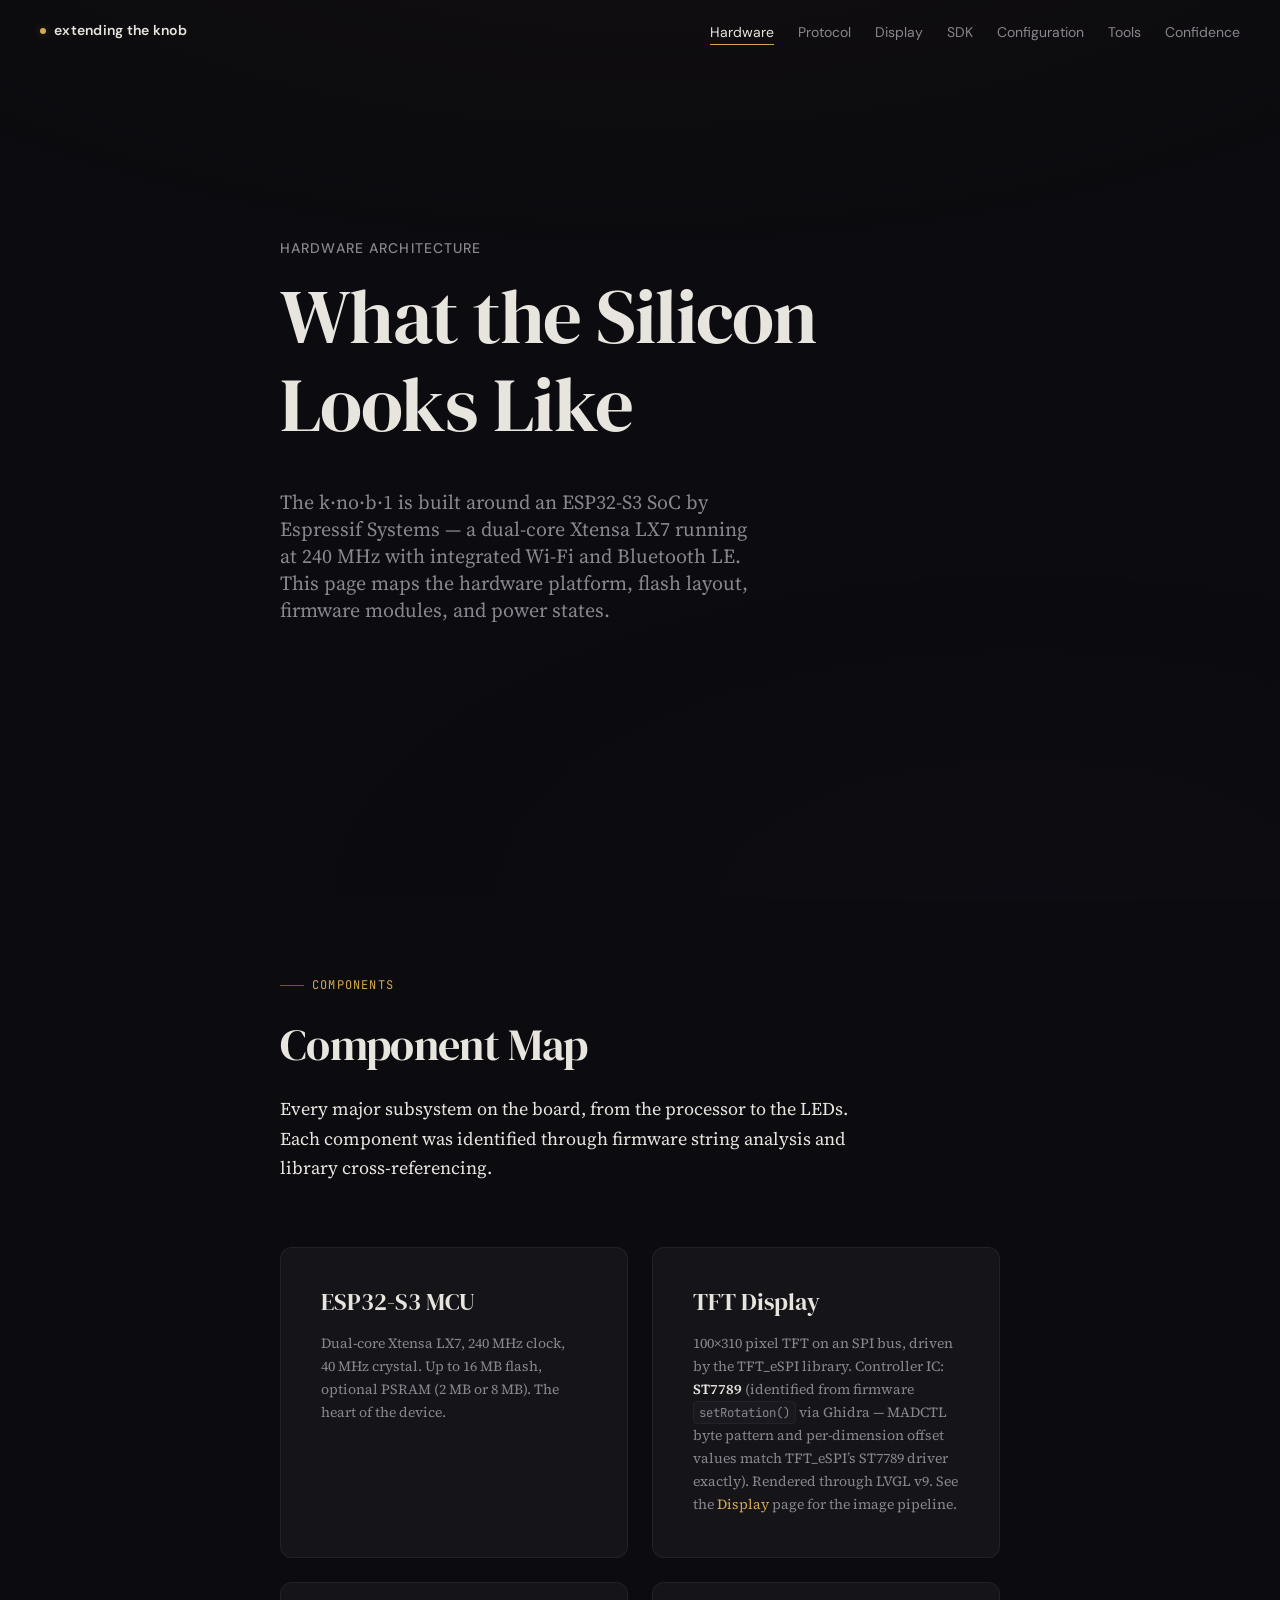
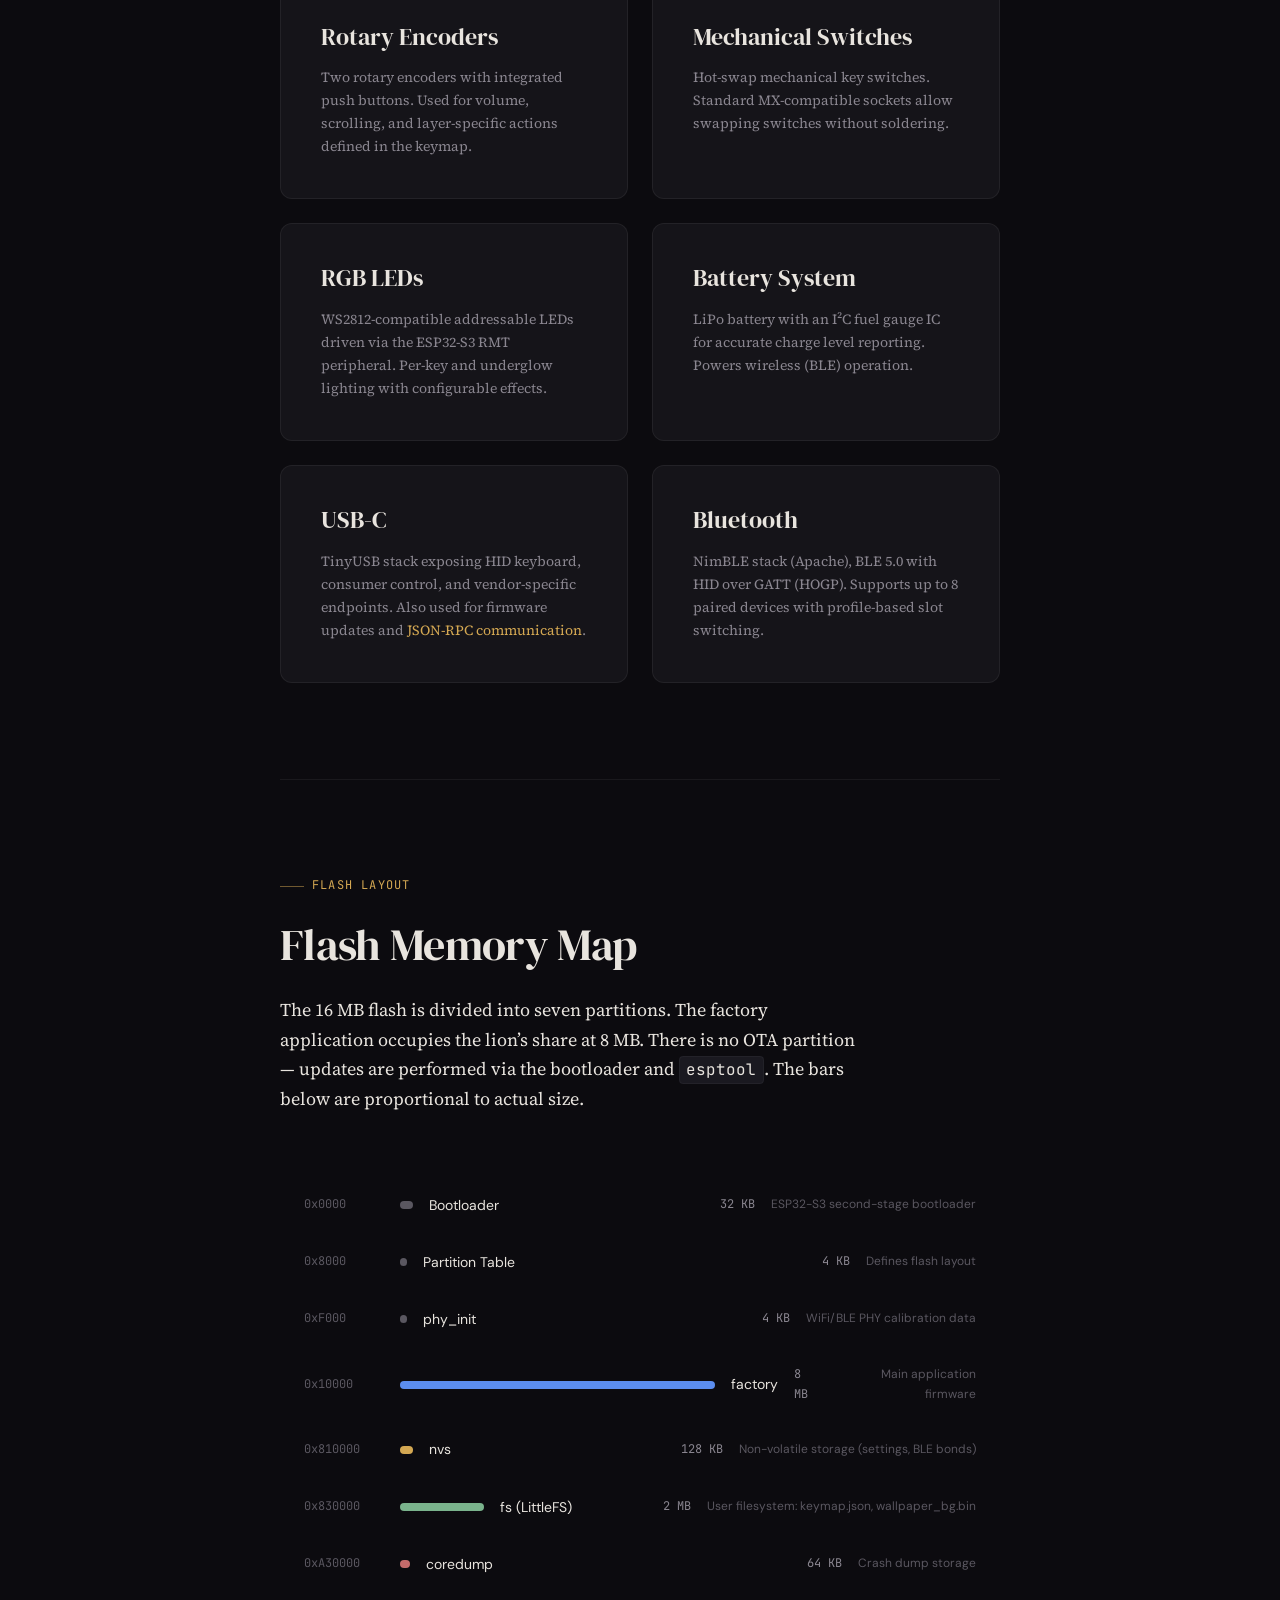
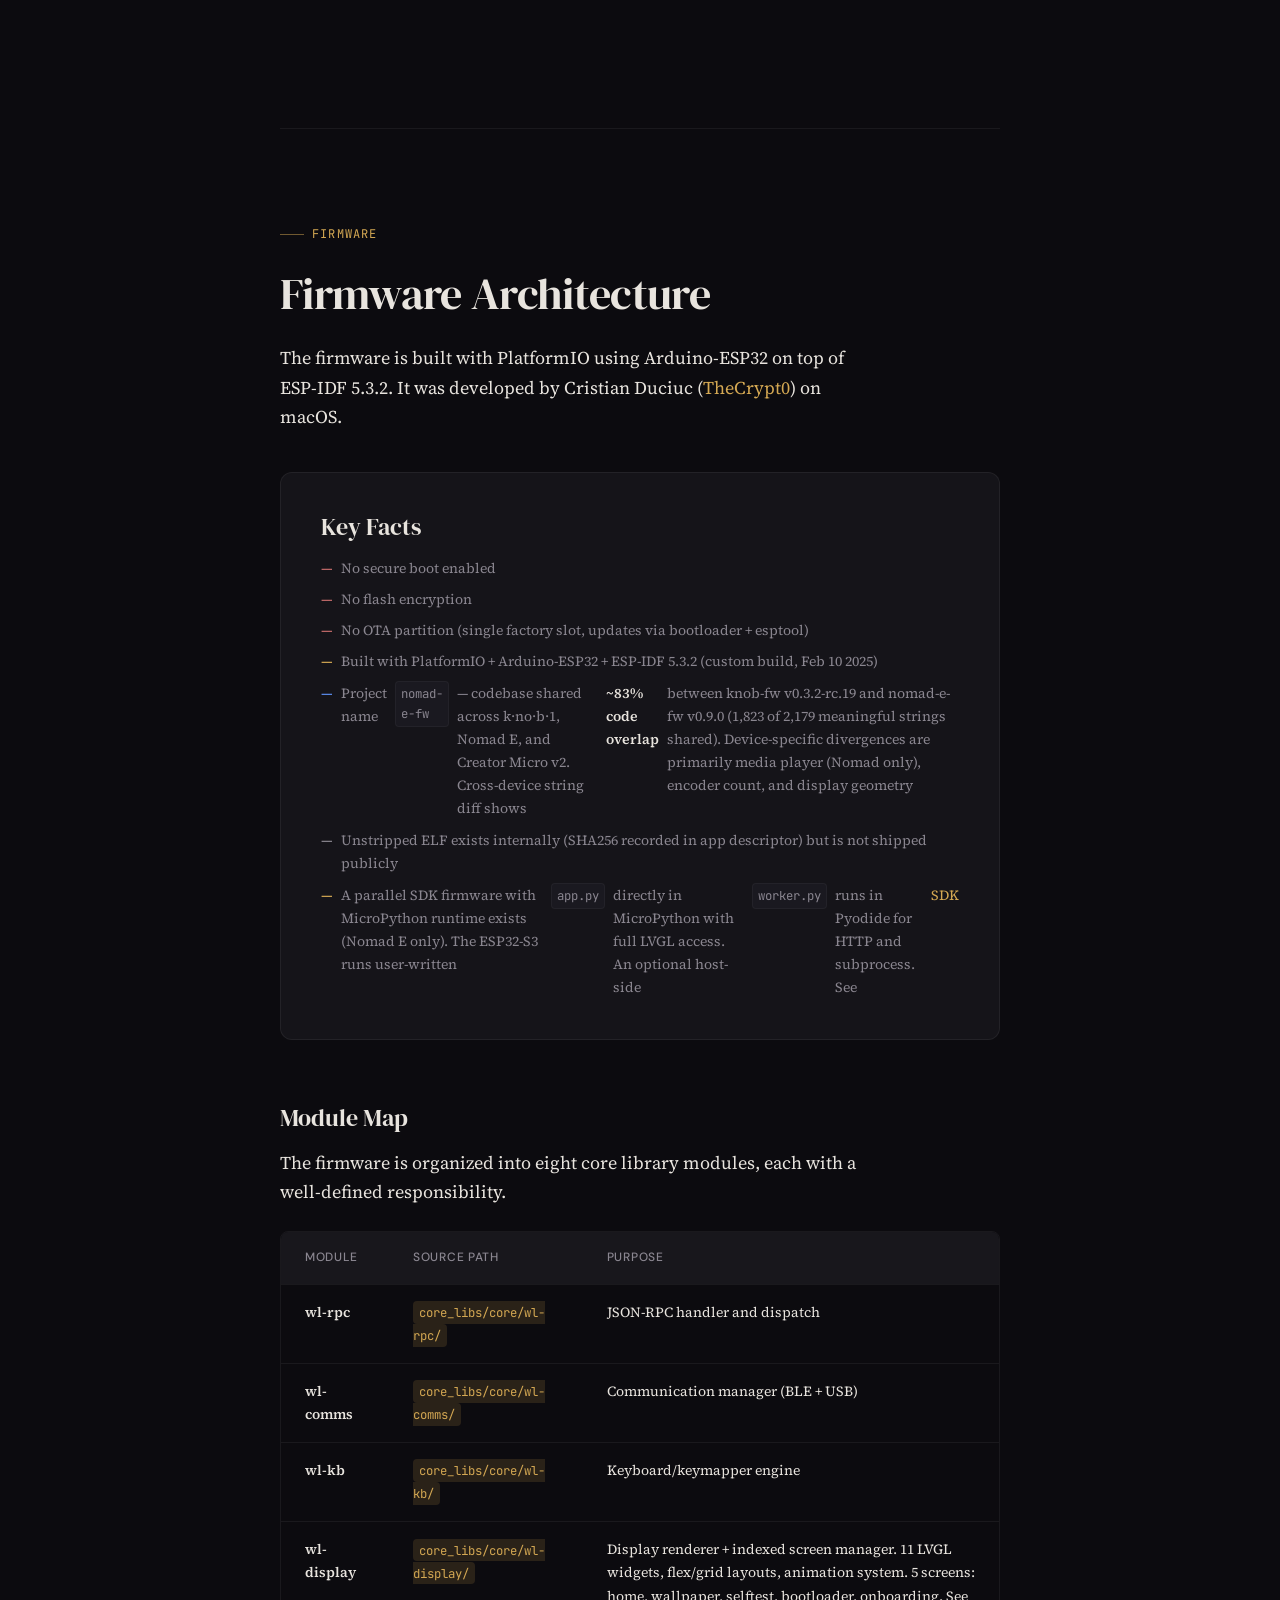
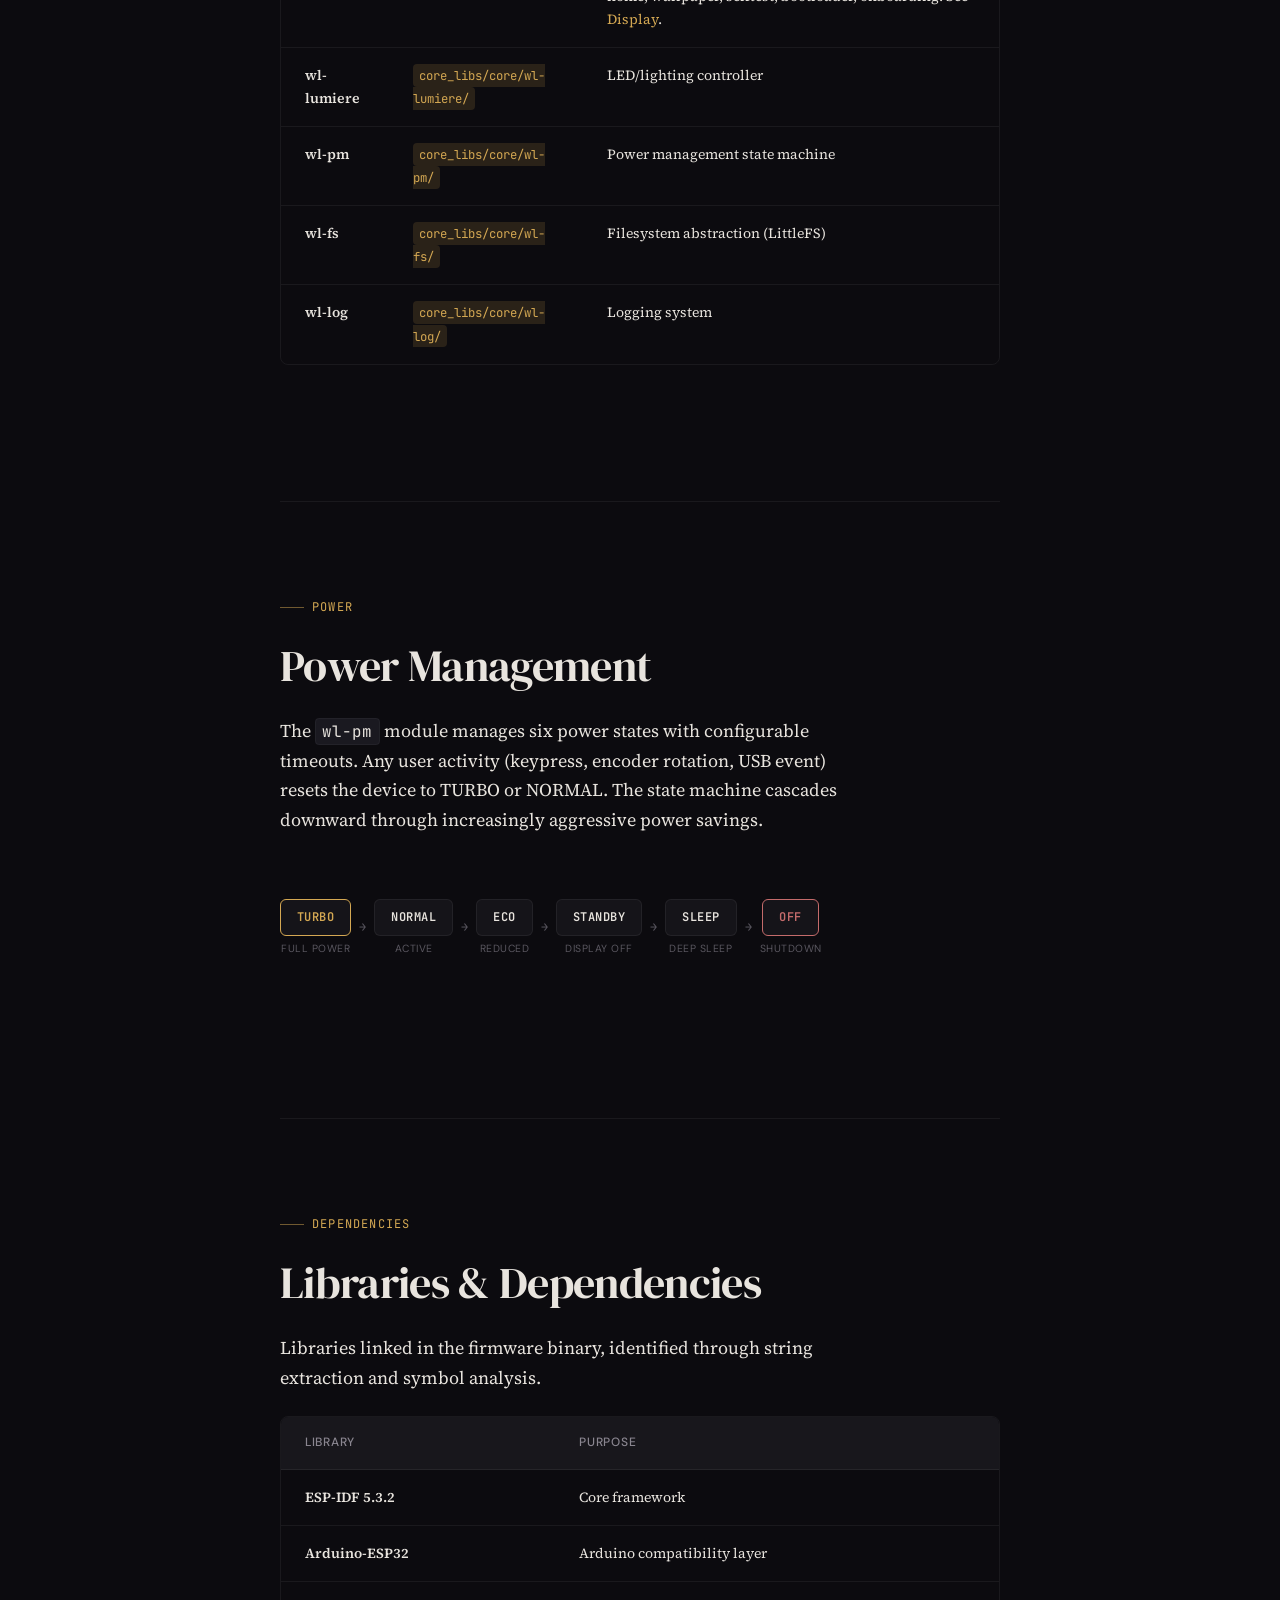
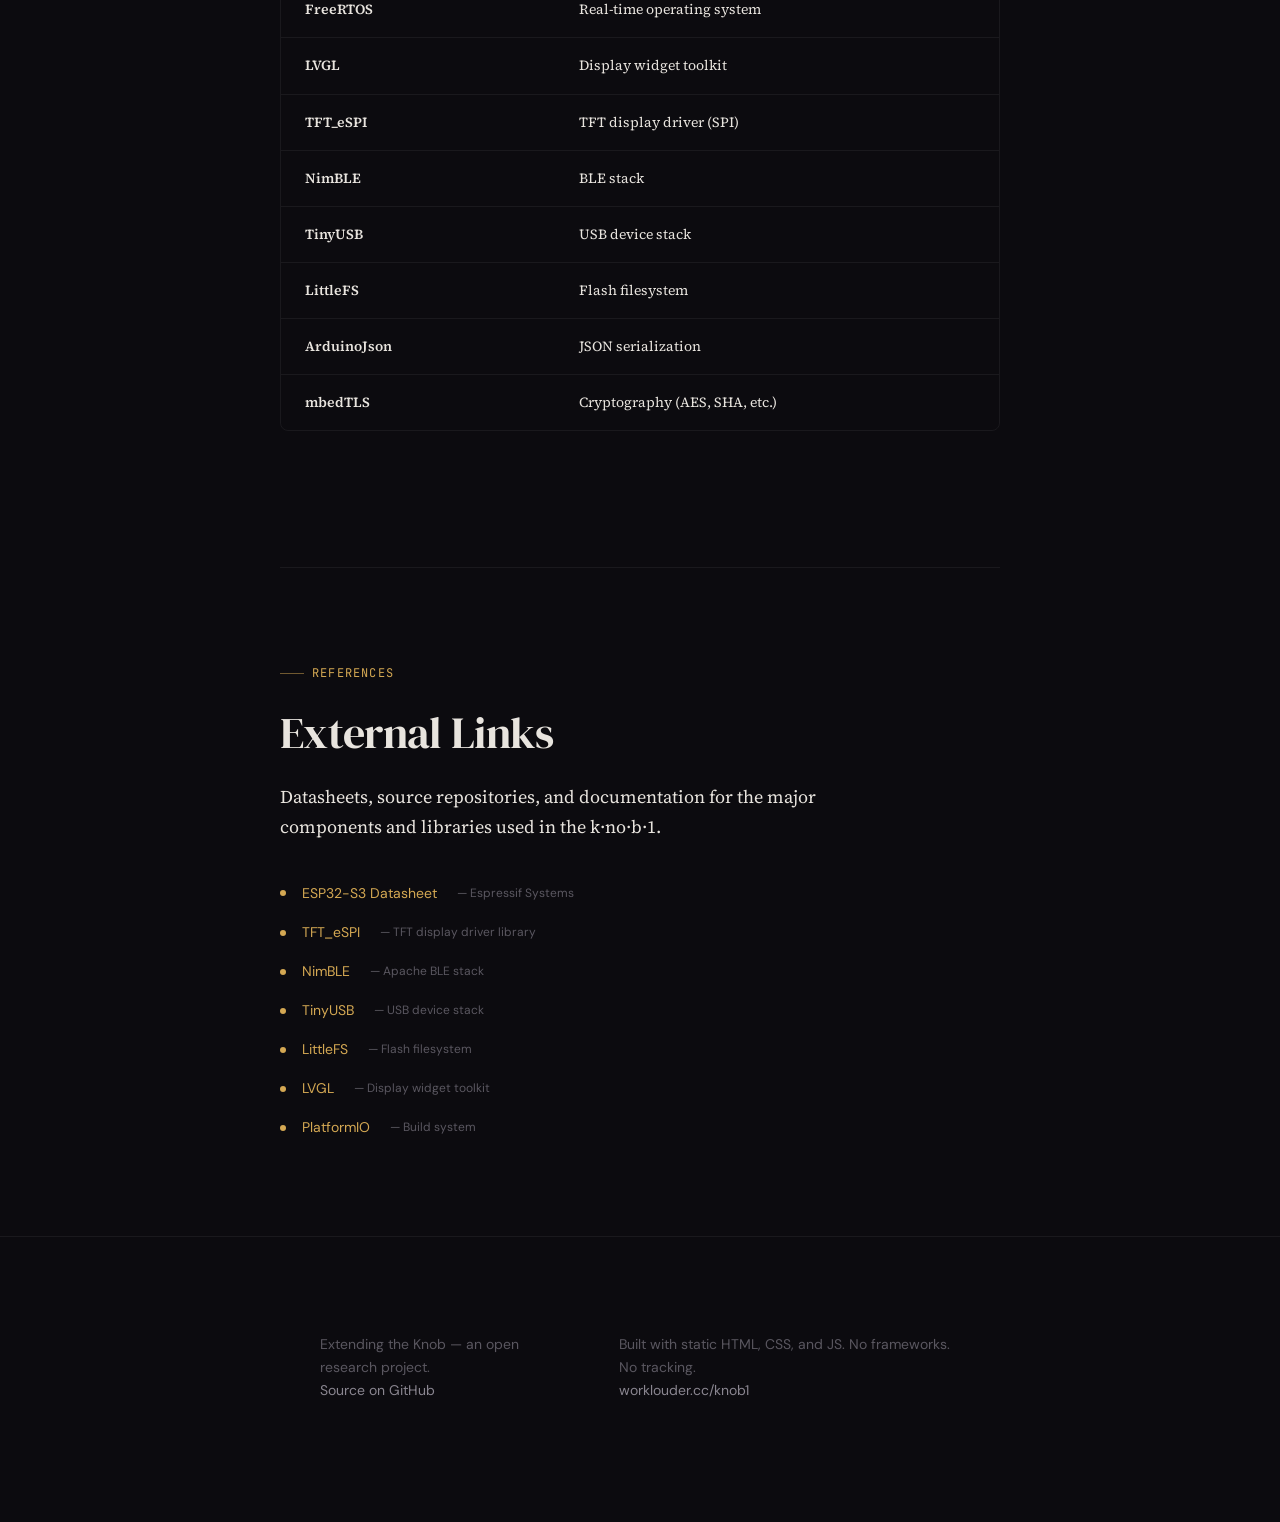
<file: pages/hardware.html>
<!DOCTYPE html>
<html lang="en">
<head>
<meta name="robots" content="noindex, nofollow">
  <meta charset="UTF-8">
  <meta name="viewport" content="width=device-width, initial-scale=1.0">
  <title>Hardware — Extending the Knob</title>
  <meta name="description" content="Hardware architecture of the Work Louder k·no·b·1: ESP32-S3 SoC, flash memory map, firmware modules, power management, and linked libraries.">
  <link rel="stylesheet" href="../css/style.css">
  <style>
    /* --- State Diagram --- */
    .state-diagram {
      display: flex;
      align-items: center;
      gap: 0;
      overflow-x: auto;
      padding: var(--space-lg) 0;
      margin-bottom: var(--space-xl);
    }

    .state-node {
      display: flex;
      flex-direction: column;
      align-items: center;
      gap: var(--space-xs);
      flex-shrink: 0;
    }

    .state-node .state-box {
      font-family: var(--font-mono);
      font-size: var(--text-xs);
      font-weight: 600;
      letter-spacing: 0.04em;
      padding: var(--space-sm) var(--space-md);
      border-radius: 6px;
      border: 1px solid var(--surface-border);
      background: var(--surface);
      color: var(--text);
      transition: all var(--duration-fast) var(--ease-out);
      white-space: nowrap;
    }

    .state-node .state-box:hover {
      border-color: var(--accent);
      background: var(--accent-dim);
    }

    .state-node .state-label {
      font-family: var(--font-ui);
      font-size: 0.65rem;
      color: var(--text-tertiary);
      text-transform: uppercase;
      letter-spacing: 0.05em;
    }

    .state-arrow {
      font-family: var(--font-mono);
      font-size: var(--text-xs);
      color: var(--text-tertiary);
      padding: 0 var(--space-sm);
      flex-shrink: 0;
    }

    /* --- Memory region description --- */
    .memory-region .desc {
      font-family: var(--font-ui);
      font-size: var(--text-xs);
      color: var(--text-tertiary);
      margin-left: auto;
      text-align: right;
      max-width: 280px;
    }

    /* --- Links list --- */
    .link-list {
      list-style: none;
      display: flex;
      flex-direction: column;
      gap: var(--space-md);
    }

    .link-list li {
      display: flex;
      align-items: center;
      gap: var(--space-md);
    }

    .link-list li::before {
      content: '';
      width: 6px;
      height: 6px;
      border-radius: 50%;
      background: var(--accent);
      flex-shrink: 0;
    }

    .link-list a {
      font-family: var(--font-ui);
      font-size: var(--text-sm);
    }

    .link-list .link-desc {
      font-family: var(--font-ui);
      font-size: var(--text-xs);
      color: var(--text-tertiary);
      margin-left: var(--space-xs);
    }

    @media (max-width: 768px) {
      .state-diagram { flex-wrap: wrap; gap: var(--space-sm); justify-content: center; }
      .state-arrow { display: none; }
      .memory-region .desc { display: none; }
    }
  </style>
</head>
<body>

  <!-- Navigation -->
  <nav class="nav">
    <a href="../index.html" class="nav-logo">
      <span class="dot"></span>
      extending the knob
    </a>
    <ul class="nav-links">
      <li><a href="hardware.html" class="active">Hardware</a></li>
      <li><a href="protocol.html">Protocol</a></li>
      <li><a href="display.html">Display</a></li>
      <li><a href="sdk.html">SDK</a></li>
      <li><a href="configuration.html">Configuration</a></li>
      <li><a href="tools.html">Tools</a></li>
      <li><a href="confidence.html">Confidence</a></li>
    </ul>
  </nav>

  <main class="page">

    <!-- Hero -->
    <section class="hero container">
      <h4 class="fade-in">Hardware Architecture</h4>
      <h1 class="fade-in">What the Silicon Looks&nbsp;Like</h1>
      <p class="subtitle fade-in">
        The k&middot;no&middot;b&middot;1 is built around an ESP32-S3 SoC by
        Espressif Systems &mdash; a dual-core Xtensa LX7 running at 240&nbsp;MHz
        with integrated Wi-Fi and Bluetooth&nbsp;LE. This page maps the hardware
        platform, flash layout, firmware modules, and power states.
      </p>
    </section>

    <!-- Section 2: Component Map -->
    <section class="section container">
      <div class="section-label fade-in">Components</div>
      <h2 class="fade-in">Component Map</h2>
      <p class="fade-in">
        Every major subsystem on the board, from the processor to the LEDs.
        Each component was identified through firmware string analysis and
        library cross-referencing.
      </p>

      <div class="card-grid stagger" style="margin-top: var(--space-2xl);">
        <div class="card fade-in">
          <h3>ESP32-S3 MCU</h3>
          <p style="font-size: var(--text-sm); color: var(--text-secondary); margin-bottom: 0;">
            Dual-core Xtensa LX7, 240&nbsp;MHz clock, 40&nbsp;MHz crystal.
            Up to 16&nbsp;MB flash, optional PSRAM (2&nbsp;MB or 8&nbsp;MB).
            The heart of the device.
          </p>
        </div>

        <div class="card fade-in">
          <h3>TFT Display</h3>
          <p style="font-size: var(--text-sm); color: var(--text-secondary); margin-bottom: 0;">
            100&times;310 pixel TFT on an SPI bus, driven by the TFT_eSPI library.
            Controller IC: <strong>ST7789</strong> (identified from firmware
            <code>setRotation()</code> via Ghidra &mdash; MADCTL byte pattern and per-dimension offset values match TFT_eSPI&rsquo;s ST7789 driver exactly).
            Rendered through LVGL&nbsp;v9. See the
            <a href="display.html">Display</a> page for the image pipeline.
          </p>
        </div>

        <div class="card fade-in">
          <h3>Rotary Encoders</h3>
          <p style="font-size: var(--text-sm); color: var(--text-secondary); margin-bottom: 0;">
            Two rotary encoders with integrated push buttons. Used for volume,
            scrolling, and layer-specific actions defined in the keymap.
          </p>
        </div>

        <div class="card fade-in">
          <h3>Mechanical Switches</h3>
          <p style="font-size: var(--text-sm); color: var(--text-secondary); margin-bottom: 0;">
            Hot-swap mechanical key switches. Standard MX-compatible sockets
            allow swapping switches without soldering.
          </p>
        </div>

        <div class="card fade-in">
          <h3>RGB LEDs</h3>
          <p style="font-size: var(--text-sm); color: var(--text-secondary); margin-bottom: 0;">
            WS2812-compatible addressable LEDs driven via the ESP32-S3 RMT
            peripheral. Per-key and underglow lighting with configurable
            effects.
          </p>
        </div>

        <div class="card fade-in">
          <h3>Battery System</h3>
          <p style="font-size: var(--text-sm); color: var(--text-secondary); margin-bottom: 0;">
            LiPo battery with an I&sup2;C fuel gauge IC for accurate charge
            level reporting. Powers wireless (BLE) operation.
          </p>
        </div>

        <div class="card fade-in">
          <h3>USB-C</h3>
          <p style="font-size: var(--text-sm); color: var(--text-secondary); margin-bottom: 0;">
            TinyUSB stack exposing HID keyboard, consumer control, and
            vendor-specific endpoints. Also used for firmware updates and
            <a href="protocol.html">JSON-RPC communication</a>.
          </p>
        </div>

        <div class="card fade-in">
          <h3>Bluetooth</h3>
          <p style="font-size: var(--text-sm); color: var(--text-secondary); margin-bottom: 0;">
            NimBLE stack (Apache), BLE&nbsp;5.0 with HID over GATT (HOGP).
            Supports up to 8 paired devices with profile-based slot
            switching.
          </p>
        </div>
      </div>
    </section>

    <!-- Section 3: Flash Memory Map -->
    <section class="section container">
      <div class="section-label fade-in">Flash Layout</div>
      <h2 class="fade-in">Flash Memory Map</h2>
      <p class="fade-in">
        The 16&nbsp;MB flash is divided into seven partitions. The factory
        application occupies the lion&rsquo;s share at 8&nbsp;MB. There is no
        OTA partition &mdash; updates are performed via the bootloader and
        <code>esptool</code>. The bars below are proportional to actual size.
      </p>

      <div class="memory-map fade-in" style="margin-top: var(--space-2xl);">

        <!-- Bootloader: 32 KB = 0.2% of 16 MB -->
        <div class="memory-region">
          <span class="offset">0x0000</span>
          <div class="bar" style="width: 2%; min-width: 6px; background: var(--text-tertiary);"></div>
          <span class="name">Bootloader</span>
          <span class="size">32 KB</span>
          <span class="desc">ESP32-S3 second-stage bootloader</span>
        </div>

        <!-- Partition Table: 4 KB -->
        <div class="memory-region">
          <span class="offset">0x8000</span>
          <div class="bar" style="width: 1%; min-width: 4px; background: var(--text-tertiary);"></div>
          <span class="name">Partition Table</span>
          <span class="size">4 KB</span>
          <span class="desc">Defines flash layout</span>
        </div>

        <!-- phy_init: 4 KB -->
        <div class="memory-region">
          <span class="offset">0xF000</span>
          <div class="bar" style="width: 1%; min-width: 4px; background: var(--text-tertiary);"></div>
          <span class="name">phy_init</span>
          <span class="size">4 KB</span>
          <span class="desc">WiFi/BLE PHY calibration data</span>
        </div>

        <!-- factory: 8 MB = 50% of 16 MB -->
        <div class="memory-region">
          <span class="offset">0x10000</span>
          <div class="bar" style="width: 50%; background: var(--blue);"></div>
          <span class="name">factory</span>
          <span class="size">8 MB</span>
          <span class="desc">Main application firmware</span>
        </div>

        <!-- nvs: 128 KB -->
        <div class="memory-region">
          <span class="offset">0x810000</span>
          <div class="bar" style="width: 2%; min-width: 6px; background: var(--accent);"></div>
          <span class="name">nvs</span>
          <span class="size">128 KB</span>
          <span class="desc">Non-volatile storage (settings, BLE bonds)</span>
        </div>

        <!-- fs (LittleFS): 2 MB = 12.5% -->
        <div class="memory-region">
          <span class="offset">0x830000</span>
          <div class="bar" style="width: 12.5%; background: var(--green);"></div>
          <span class="name">fs (LittleFS)</span>
          <span class="size">2 MB</span>
          <span class="desc">User filesystem: keymap.json, wallpaper_bg.bin</span>
        </div>

        <!-- coredump: 64 KB -->
        <div class="memory-region">
          <span class="offset">0xA30000</span>
          <div class="bar" style="width: 1.5%; min-width: 6px; background: var(--red);"></div>
          <span class="name">coredump</span>
          <span class="size">64 KB</span>
          <span class="desc">Crash dump storage</span>
        </div>

      </div>
    </section>

    <!-- Section 4: Firmware Architecture -->
    <section class="section container">
      <div class="section-label fade-in">Firmware</div>
      <h2 class="fade-in">Firmware Architecture</h2>
      <p class="fade-in">
        The firmware is built with PlatformIO using Arduino-ESP32 on top of
        ESP-IDF&nbsp;5.3.2. It was developed by Cristian Duciuc
        (<a href="https://github.com/TheCrypt0" target="_blank" rel="noopener">TheCrypt0</a>)
        on macOS.
      </p>

      <div class="card fade-in" style="margin-top: var(--space-xl); margin-bottom: var(--space-2xl);">
        <h3>Key Facts</h3>
        <ul style="list-style: none; font-size: var(--text-sm); color: var(--text-secondary); display: flex; flex-direction: column; gap: var(--space-sm); margin-bottom: 0;">
          <li style="display: flex; align-items: baseline; gap: var(--space-sm);">
            <span style="color: var(--red); font-weight: 600;">&mdash;</span>
            No secure boot enabled
          </li>
          <li style="display: flex; align-items: baseline; gap: var(--space-sm);">
            <span style="color: var(--red); font-weight: 600;">&mdash;</span>
            No flash encryption
          </li>
          <li style="display: flex; align-items: baseline; gap: var(--space-sm);">
            <span style="color: var(--red); font-weight: 600;">&mdash;</span>
            No OTA partition (single factory slot, updates via bootloader + esptool)
          </li>
          <li style="display: flex; align-items: baseline; gap: var(--space-sm);">
            <span style="color: var(--accent); font-weight: 600;">&mdash;</span>
            Built with PlatformIO + Arduino-ESP32 + ESP-IDF 5.3.2 (custom build, Feb&nbsp;10&nbsp;2025)
          </li>
          <li style="display: flex; align-items: baseline; gap: var(--space-sm);">
            <span style="color: var(--blue); font-weight: 600;">&mdash;</span>
            Project name <code>nomad-e-fw</code> &mdash; codebase shared across k&middot;no&middot;b&middot;1, Nomad&nbsp;E, and Creator Micro v2. Cross-device string diff shows <strong>~83% code overlap</strong> between knob-fw v0.3.2-rc.19 and nomad-e-fw v0.9.0 (1,823 of 2,179 meaningful strings shared). Device-specific divergences are primarily media player (Nomad only), encoder count, and display geometry
          </li>
          <li style="display: flex; align-items: baseline; gap: var(--space-sm);">
            <span style="color: var(--text-secondary); font-weight: 600;">&mdash;</span>
            Unstripped ELF exists internally (SHA256 recorded in app descriptor) but is not shipped publicly
          </li>
          <li style="display: flex; align-items: baseline; gap: var(--space-sm);">
            <span style="color: var(--accent); font-weight: 600;">&mdash;</span>
            A parallel SDK firmware with MicroPython runtime exists (Nomad&nbsp;E only). The ESP32-S3 runs user-written <code>app.py</code> directly in MicroPython with full LVGL access. An optional host-side <code>worker.py</code> runs in Pyodide for HTTP and subprocess. See <a href="sdk.html">SDK</a>
          </li>
        </ul>
      </div>

      <h3 class="fade-in">Module Map</h3>
      <p class="fade-in">
        The firmware is organized into eight core library modules, each with a
        well-defined responsibility.
      </p>

      <div class="table-wrap fade-in" style="margin-top: var(--space-lg);">
        <table>
          <thead>
            <tr>
              <th>Module</th>
              <th>Source Path</th>
              <th>Purpose</th>
            </tr>
          </thead>
          <tbody>
            <tr>
              <td><strong>wl-rpc</strong></td>
              <td><code>core_libs/core/wl-rpc/</code></td>
              <td>JSON-RPC handler and dispatch</td>
            </tr>
            <tr>
              <td><strong>wl-comms</strong></td>
              <td><code>core_libs/core/wl-comms/</code></td>
              <td>Communication manager (BLE + USB)</td>
            </tr>
            <tr>
              <td><strong>wl-kb</strong></td>
              <td><code>core_libs/core/wl-kb/</code></td>
              <td>Keyboard/keymapper engine</td>
            </tr>
            <tr>
              <td><strong>wl-display</strong></td>
              <td><code>core_libs/core/wl-display/</code></td>
              <td>Display renderer + indexed screen manager. 11 LVGL widgets, flex/grid layouts, animation system. 5 screens: home, wallpaper, selftest, bootloader, onboarding. See <a href="display.html">Display</a>.</td>
            </tr>
            <tr>
              <td><strong>wl-lumiere</strong></td>
              <td><code>core_libs/core/wl-lumiere/</code></td>
              <td>LED/lighting controller</td>
            </tr>
            <tr>
              <td><strong>wl-pm</strong></td>
              <td><code>core_libs/core/wl-pm/</code></td>
              <td>Power management state machine</td>
            </tr>
            <tr>
              <td><strong>wl-fs</strong></td>
              <td><code>core_libs/core/wl-fs/</code></td>
              <td>Filesystem abstraction (LittleFS)</td>
            </tr>
            <tr>
              <td><strong>wl-log</strong></td>
              <td><code>core_libs/core/wl-log/</code></td>
              <td>Logging system</td>
            </tr>
          </tbody>
        </table>
      </div>
    </section>

    <!-- Section 5: Power Management -->
    <section class="section container">
      <div class="section-label fade-in">Power</div>
      <h2 class="fade-in">Power Management</h2>
      <p class="fade-in">
        The <code>wl-pm</code> module manages six power states with configurable
        timeouts. Any user activity (keypress, encoder rotation, USB event) resets
        the device to TURBO or NORMAL. The state machine cascades downward through
        increasingly aggressive power savings.
      </p>

      <div class="state-diagram fade-in" style="margin-top: var(--space-xl);">
        <div class="state-node">
          <div class="state-box" style="border-color: var(--accent); color: var(--accent);">TURBO</div>
          <span class="state-label">Full power</span>
        </div>
        <span class="state-arrow">&rarr;</span>
        <div class="state-node">
          <div class="state-box">NORMAL</div>
          <span class="state-label">Active</span>
        </div>
        <span class="state-arrow">&rarr;</span>
        <div class="state-node">
          <div class="state-box">ECO</div>
          <span class="state-label">Reduced</span>
        </div>
        <span class="state-arrow">&rarr;</span>
        <div class="state-node">
          <div class="state-box">STANDBY</div>
          <span class="state-label">Display off</span>
        </div>
        <span class="state-arrow">&rarr;</span>
        <div class="state-node">
          <div class="state-box">SLEEP</div>
          <span class="state-label">Deep sleep</span>
        </div>
        <span class="state-arrow">&rarr;</span>
        <div class="state-node">
          <div class="state-box" style="border-color: var(--red); color: var(--red);">OFF</div>
          <span class="state-label">Shutdown</span>
        </div>
      </div>
    </section>

    <!-- Section 6: Libraries & Dependencies -->
    <section class="section container">
      <div class="section-label fade-in">Dependencies</div>
      <h2 class="fade-in">Libraries &amp; Dependencies</h2>
      <p class="fade-in">
        Libraries linked in the firmware binary, identified through string
        extraction and symbol analysis.
      </p>

      <div class="table-wrap fade-in" style="margin-top: var(--space-lg);">
        <table>
          <thead>
            <tr>
              <th>Library</th>
              <th>Purpose</th>
            </tr>
          </thead>
          <tbody>
            <tr>
              <td><strong>ESP-IDF 5.3.2</strong></td>
              <td>Core framework</td>
            </tr>
            <tr>
              <td><strong>Arduino-ESP32</strong></td>
              <td>Arduino compatibility layer</td>
            </tr>
            <tr>
              <td><strong>FreeRTOS</strong></td>
              <td>Real-time operating system</td>
            </tr>
            <tr>
              <td><strong>LVGL</strong></td>
              <td>Display widget toolkit</td>
            </tr>
            <tr>
              <td><strong>TFT_eSPI</strong></td>
              <td>TFT display driver (SPI)</td>
            </tr>
            <tr>
              <td><strong>NimBLE</strong></td>
              <td>BLE stack</td>
            </tr>
            <tr>
              <td><strong>TinyUSB</strong></td>
              <td>USB device stack</td>
            </tr>
            <tr>
              <td><strong>LittleFS</strong></td>
              <td>Flash filesystem</td>
            </tr>
            <tr>
              <td><strong>ArduinoJson</strong></td>
              <td>JSON serialization</td>
            </tr>
            <tr>
              <td><strong>mbedTLS</strong></td>
              <td>Cryptography (AES, SHA, etc.)</td>
            </tr>
          </tbody>
        </table>
      </div>
    </section>

    <!-- Section 7: External Links -->
    <section class="section container">
      <div class="section-label fade-in">References</div>
      <h2 class="fade-in">External Links</h2>
      <p class="fade-in">
        Datasheets, source repositories, and documentation for the major
        components and libraries used in the k&middot;no&middot;b&middot;1.
      </p>

      <ul class="link-list fade-in" style="margin-top: var(--space-xl);">
        <li>
          <a href="https://www.espressif.com/en/products/socs/esp32-s3" target="_blank" rel="noopener">ESP32-S3 Datasheet</a>
          <span class="link-desc">&mdash; Espressif Systems</span>
        </li>
        <li>
          <a href="https://github.com/Bodmer/TFT_eSPI" target="_blank" rel="noopener">TFT_eSPI</a>
          <span class="link-desc">&mdash; TFT display driver library</span>
        </li>
        <li>
          <a href="https://github.com/apache/mynewt-nimble" target="_blank" rel="noopener">NimBLE</a>
          <span class="link-desc">&mdash; Apache BLE stack</span>
        </li>
        <li>
          <a href="https://github.com/hathach/tinyusb" target="_blank" rel="noopener">TinyUSB</a>
          <span class="link-desc">&mdash; USB device stack</span>
        </li>
        <li>
          <a href="https://github.com/littlefs-project/littlefs" target="_blank" rel="noopener">LittleFS</a>
          <span class="link-desc">&mdash; Flash filesystem</span>
        </li>
        <li>
          <a href="https://lvgl.io" target="_blank" rel="noopener">LVGL</a>
          <span class="link-desc">&mdash; Display widget toolkit</span>
        </li>
        <li>
          <a href="https://platformio.org" target="_blank" rel="noopener">PlatformIO</a>
          <span class="link-desc">&mdash; Build system</span>
        </li>
      </ul>
    </section>

  </main>

  <!-- Footer -->
  <footer class="footer">
    <div class="container footer-inner">
      <p>
        Extending the Knob &mdash; an open research project.<br>
        <a href="https://github.com/malpern/extending-the-knob" target="_blank" rel="noopener">Source on GitHub</a>
      </p>
      <p>
        Built with static HTML, CSS, and JS. No frameworks. No tracking.<br>
        <a href="https://worklouder.cc/knob1" target="_blank" rel="noopener">worklouder.cc/knob1</a>
      </p>
    </div>
  </footer>

  <script src="../js/main.js"></script>
</body>
</html>
</file>
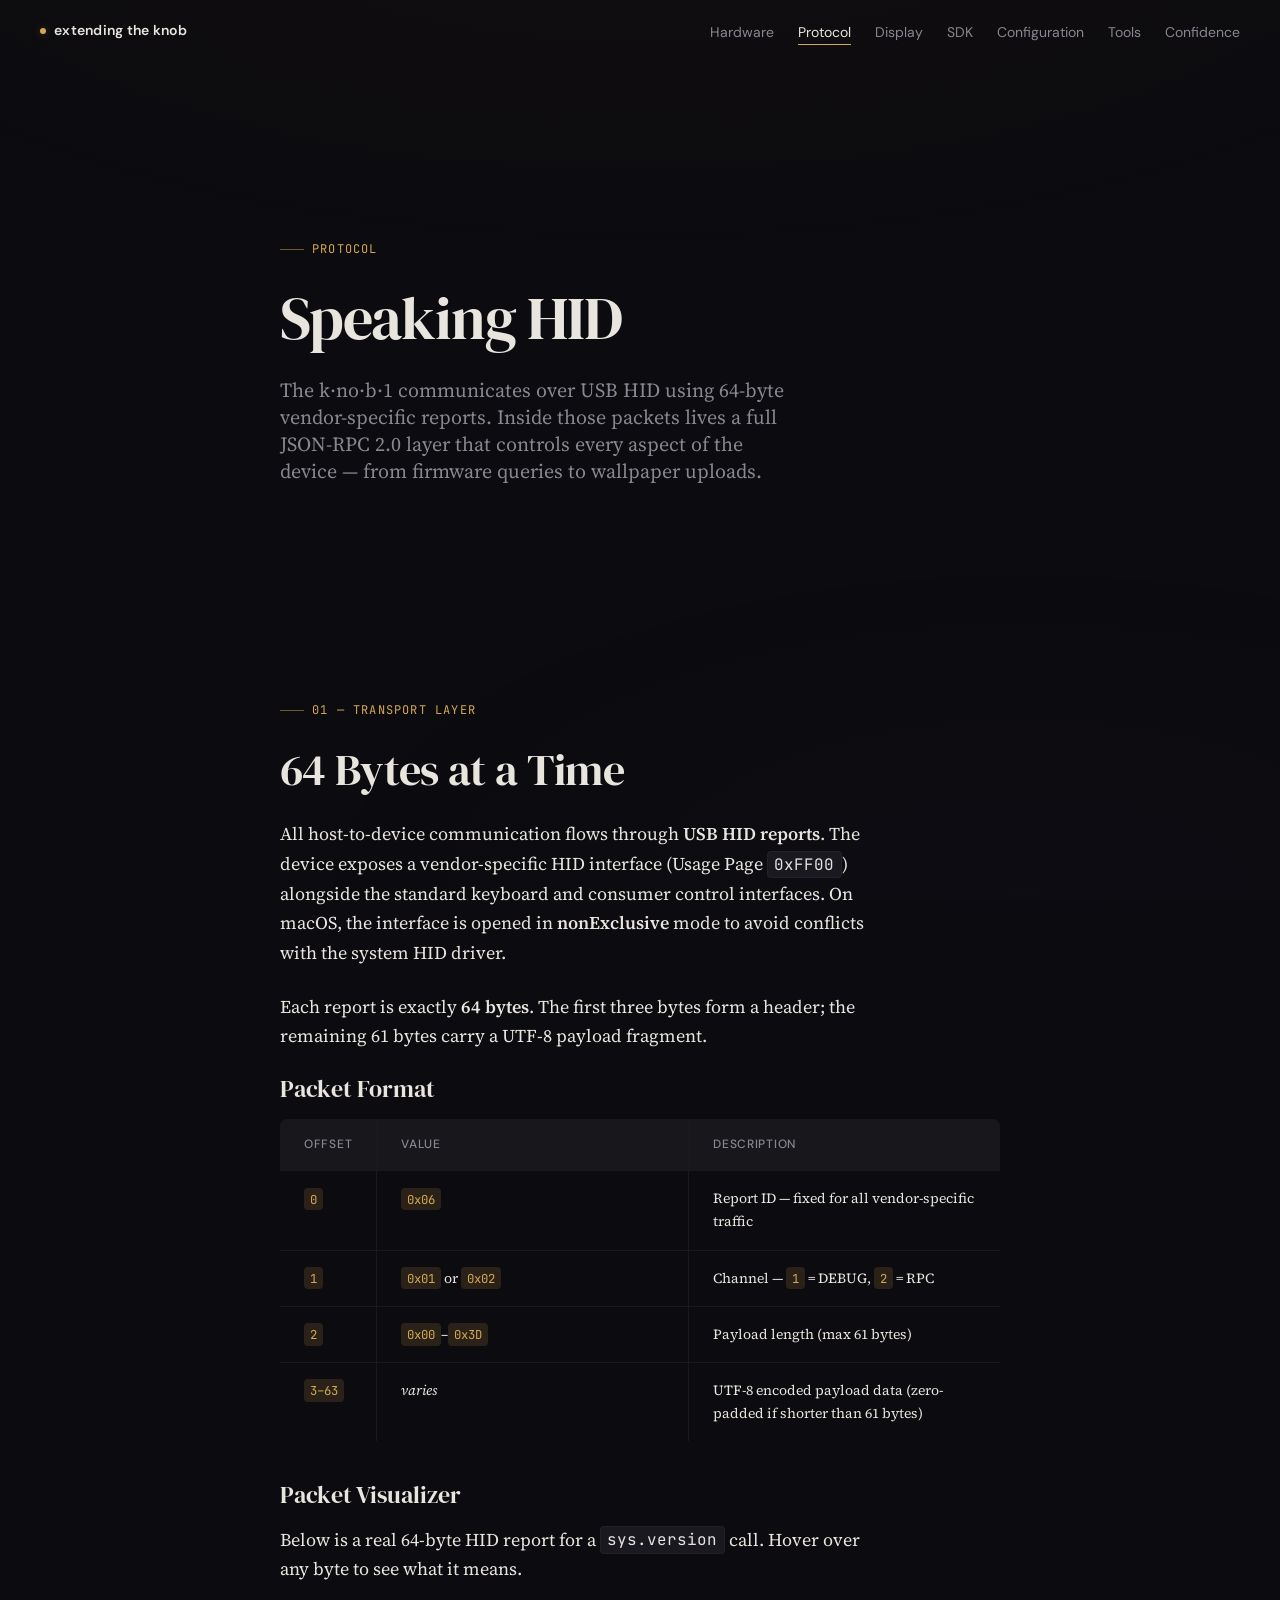
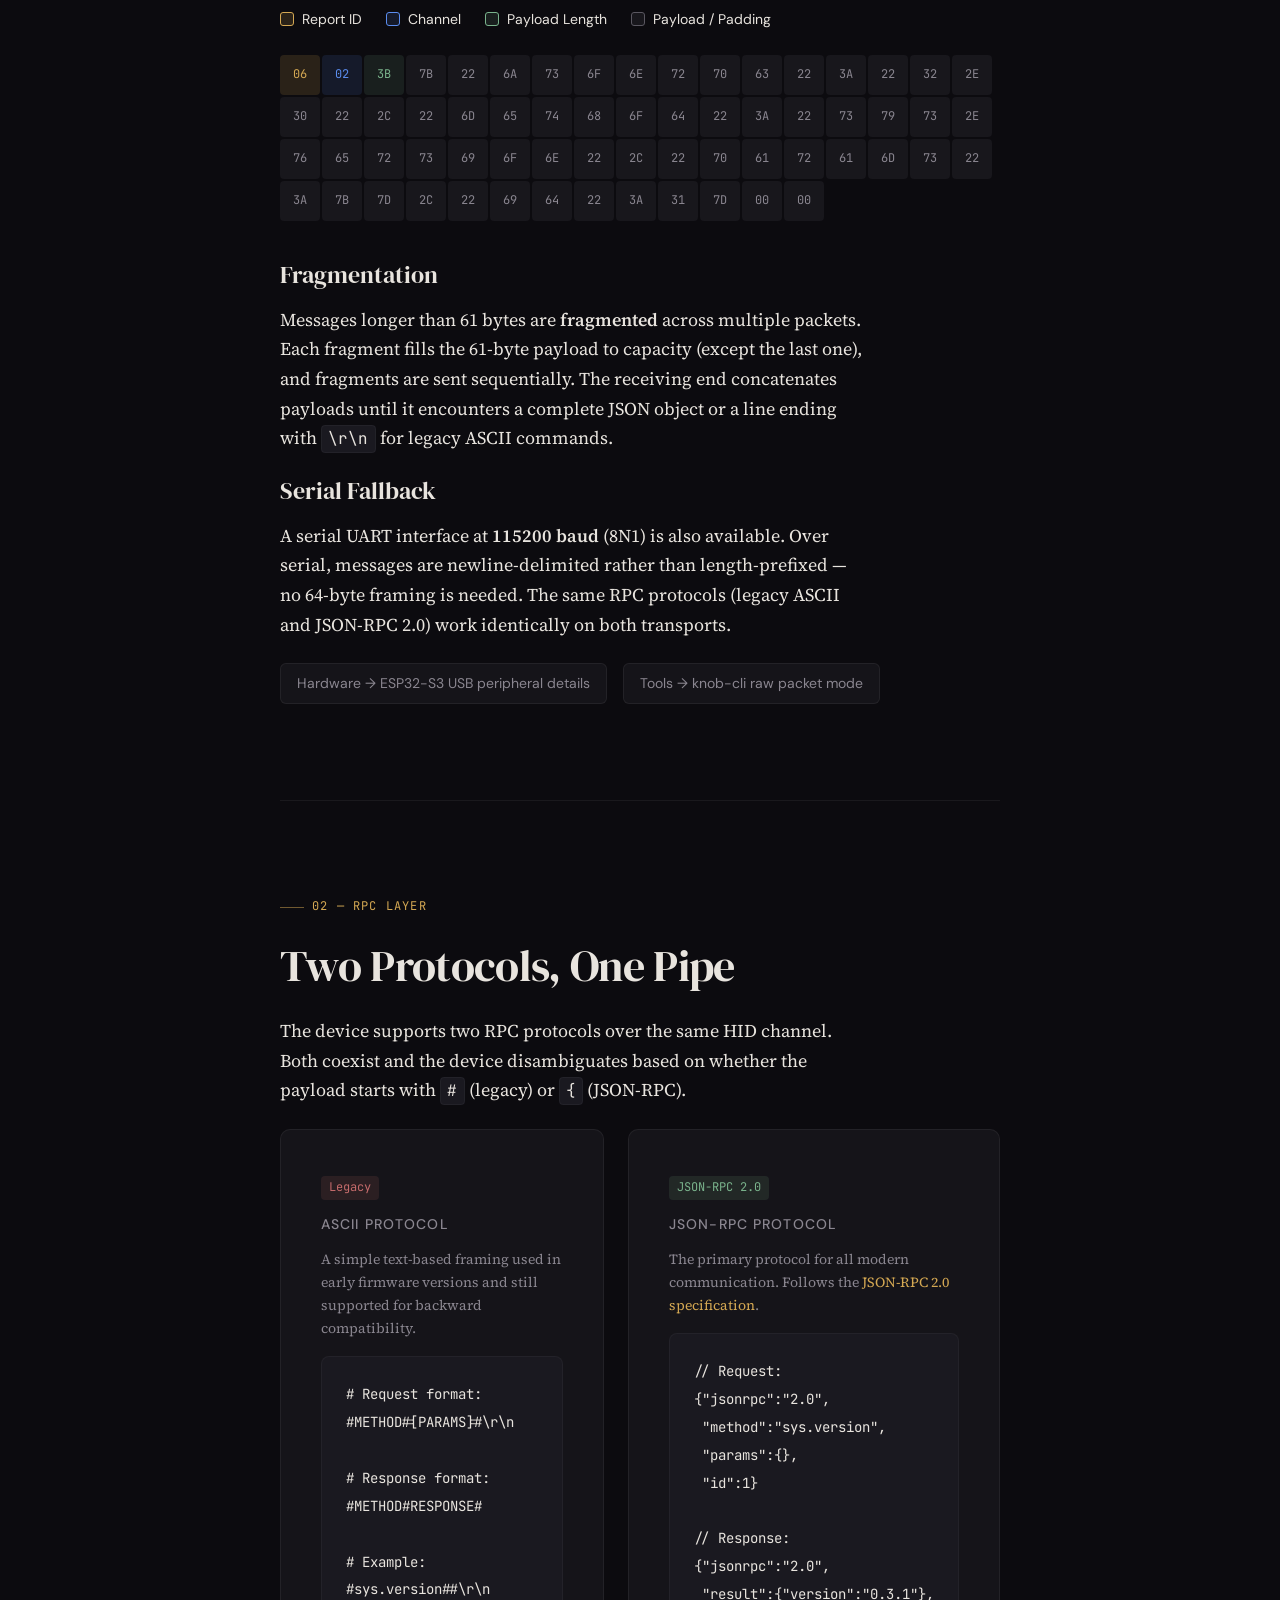
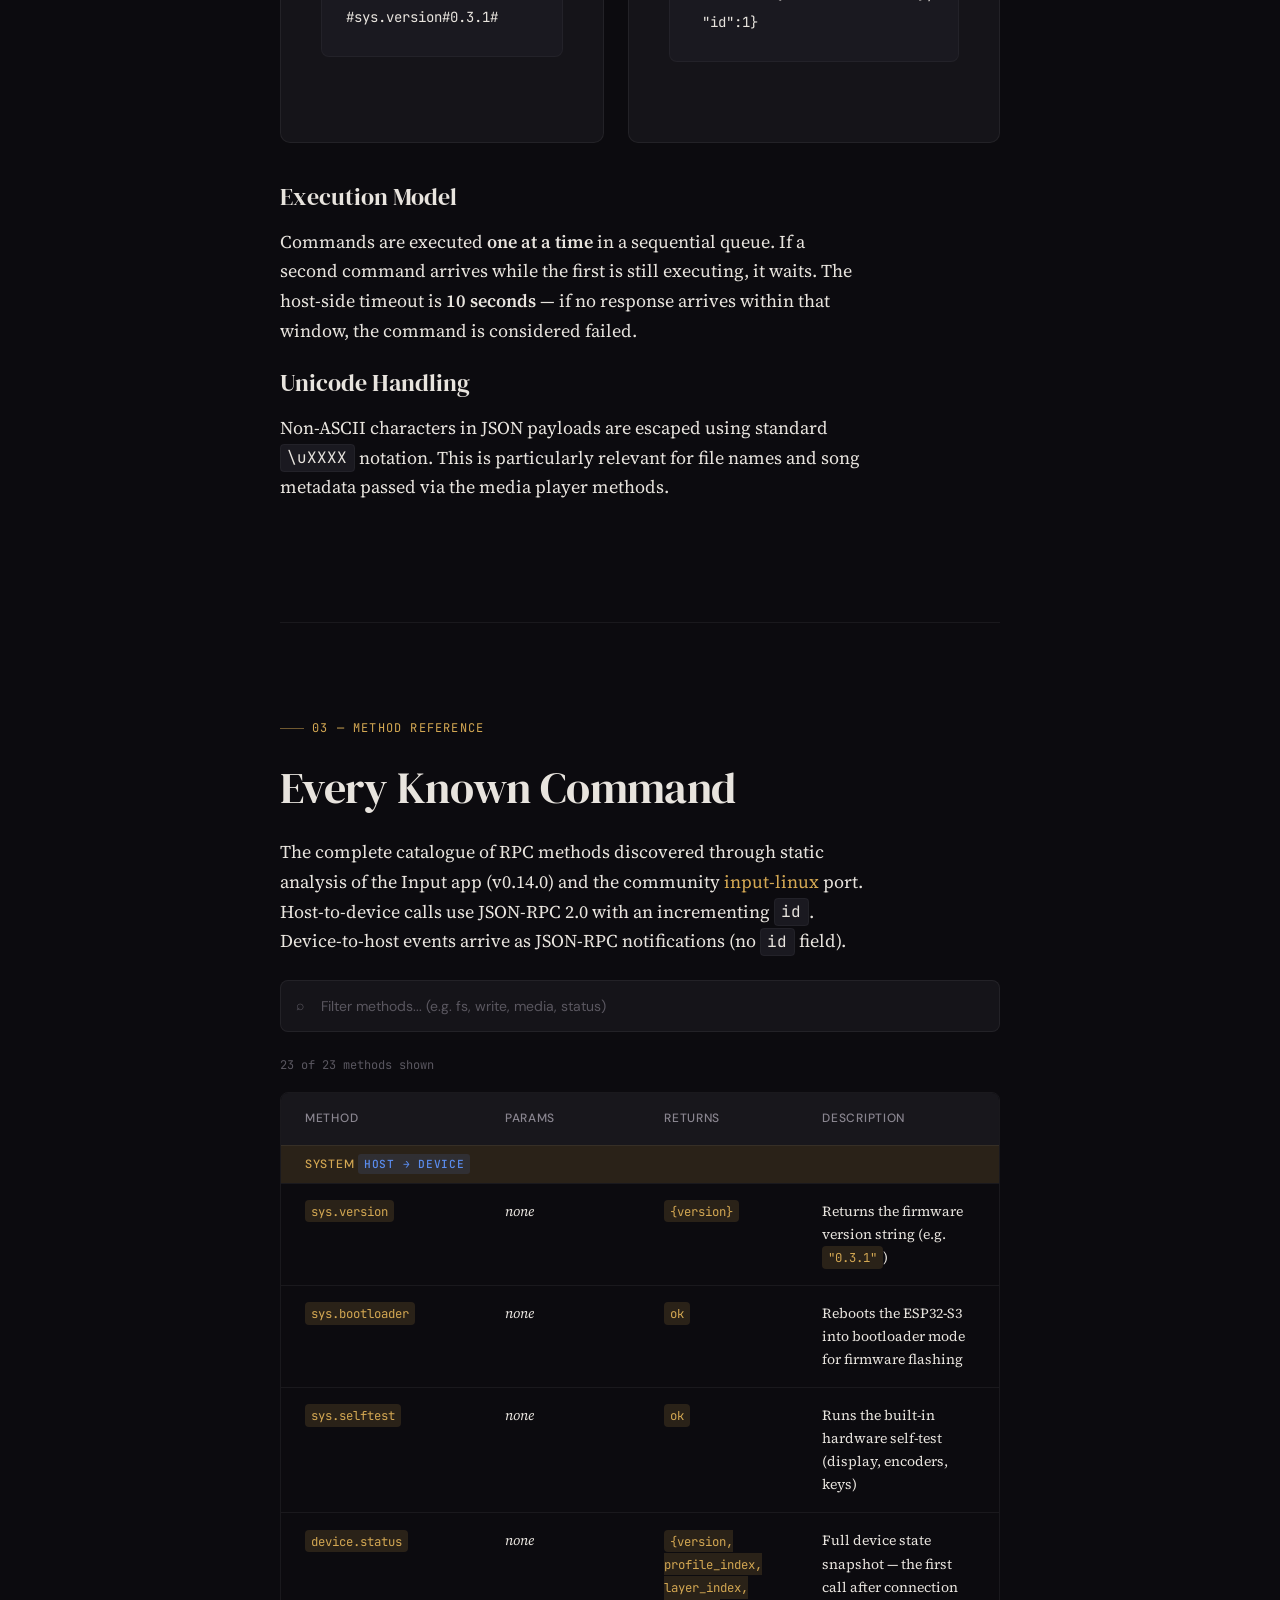
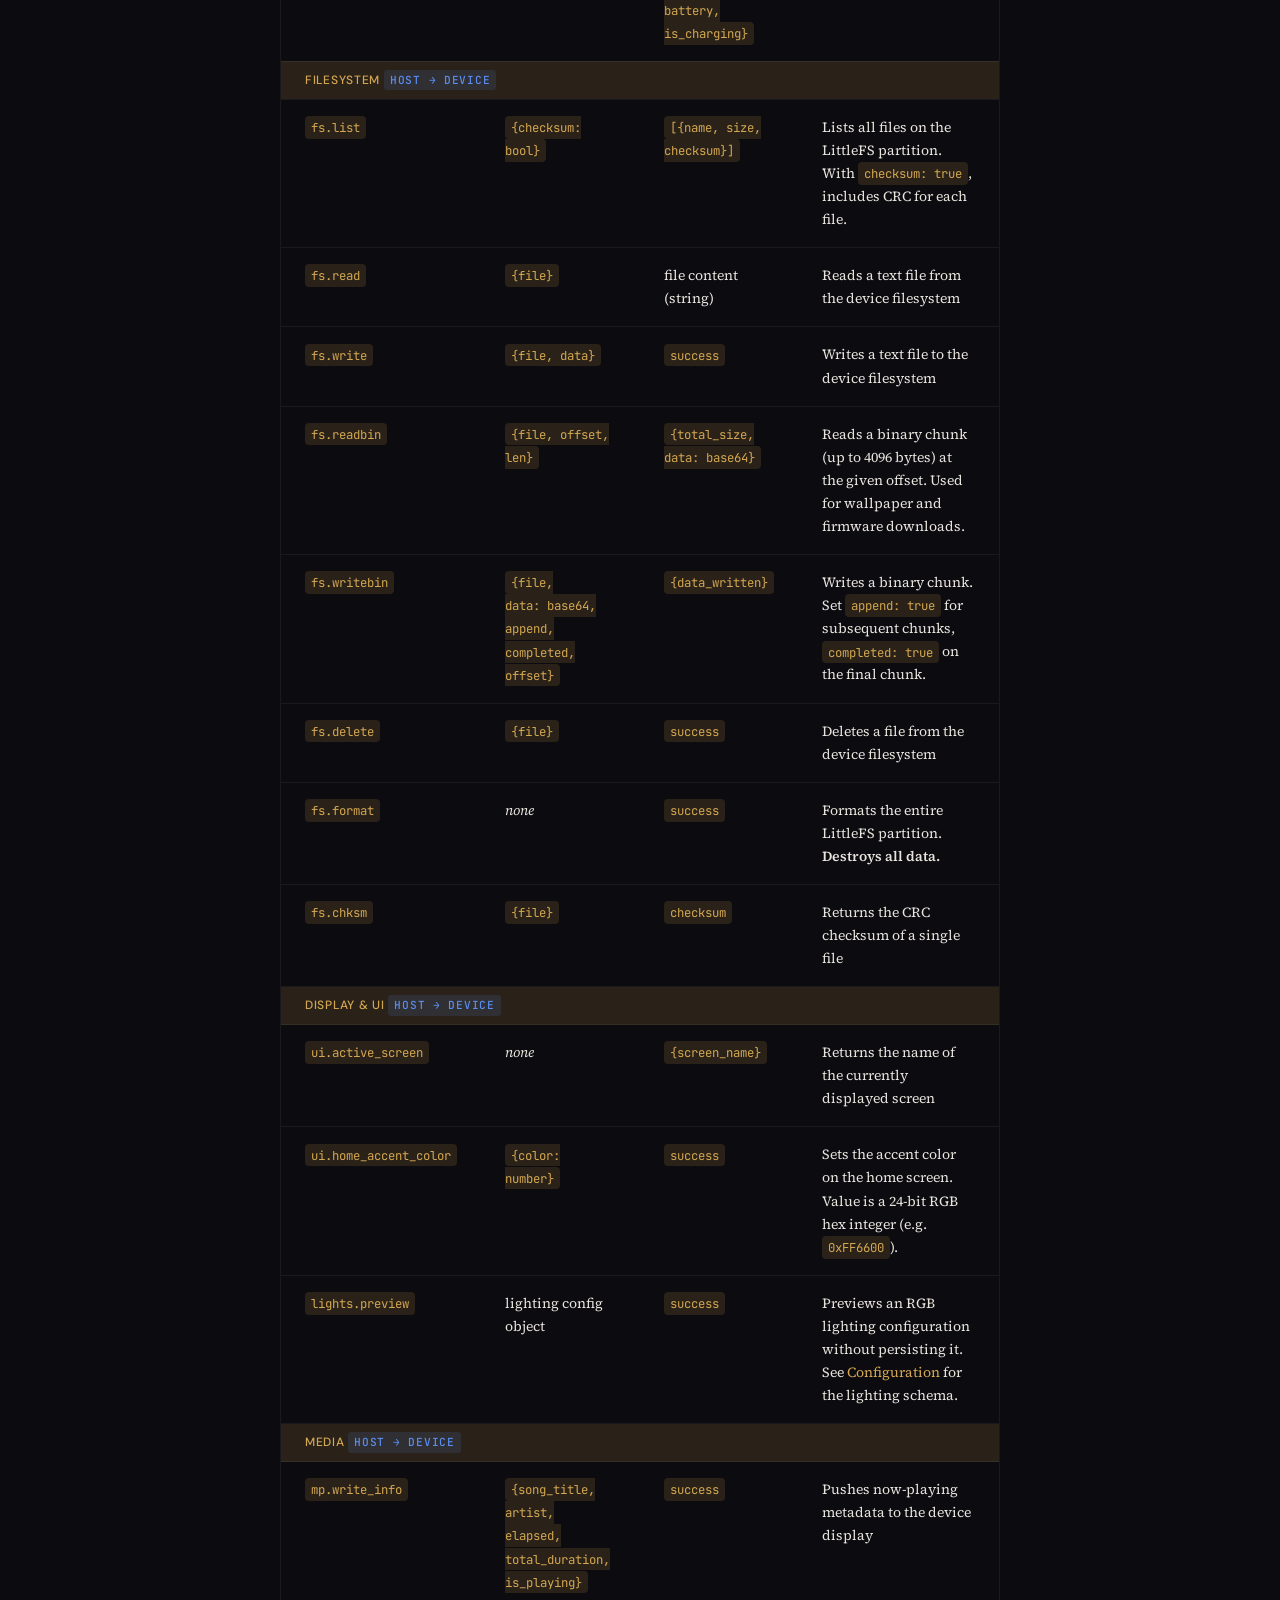
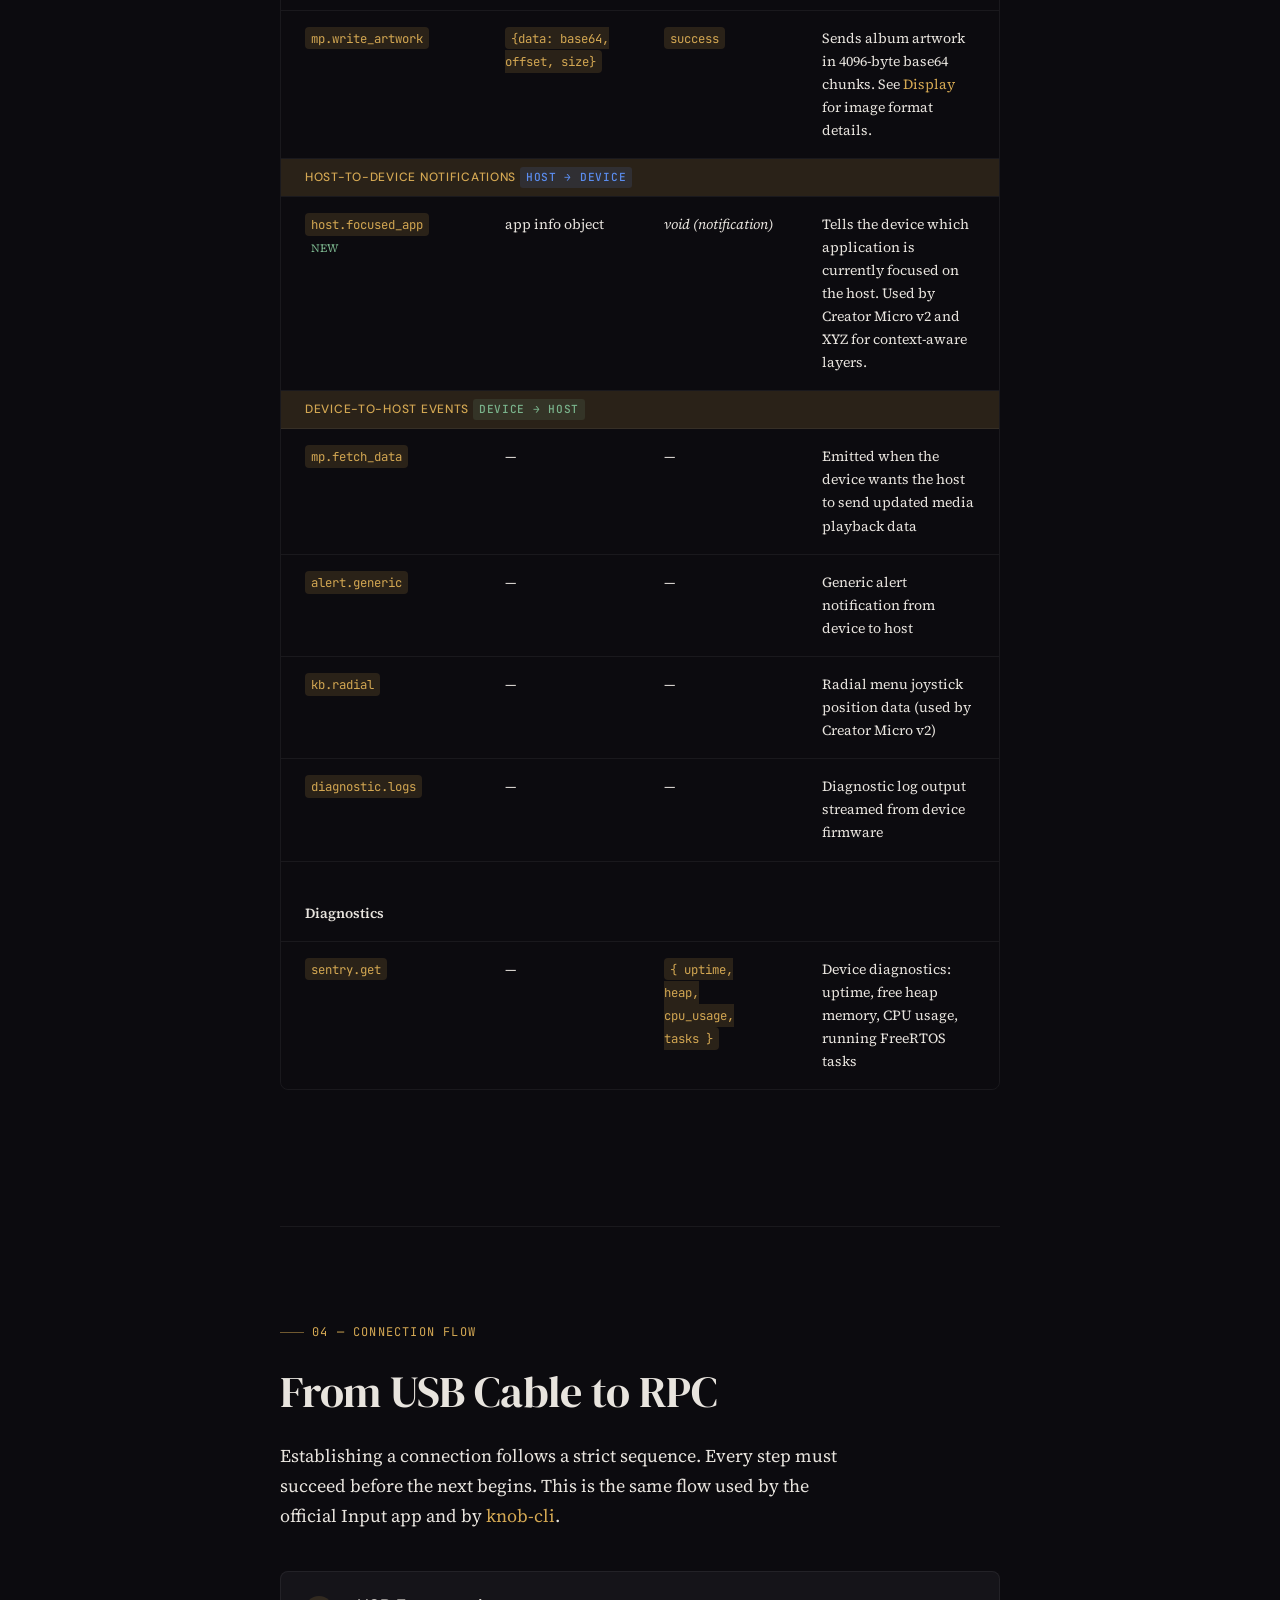
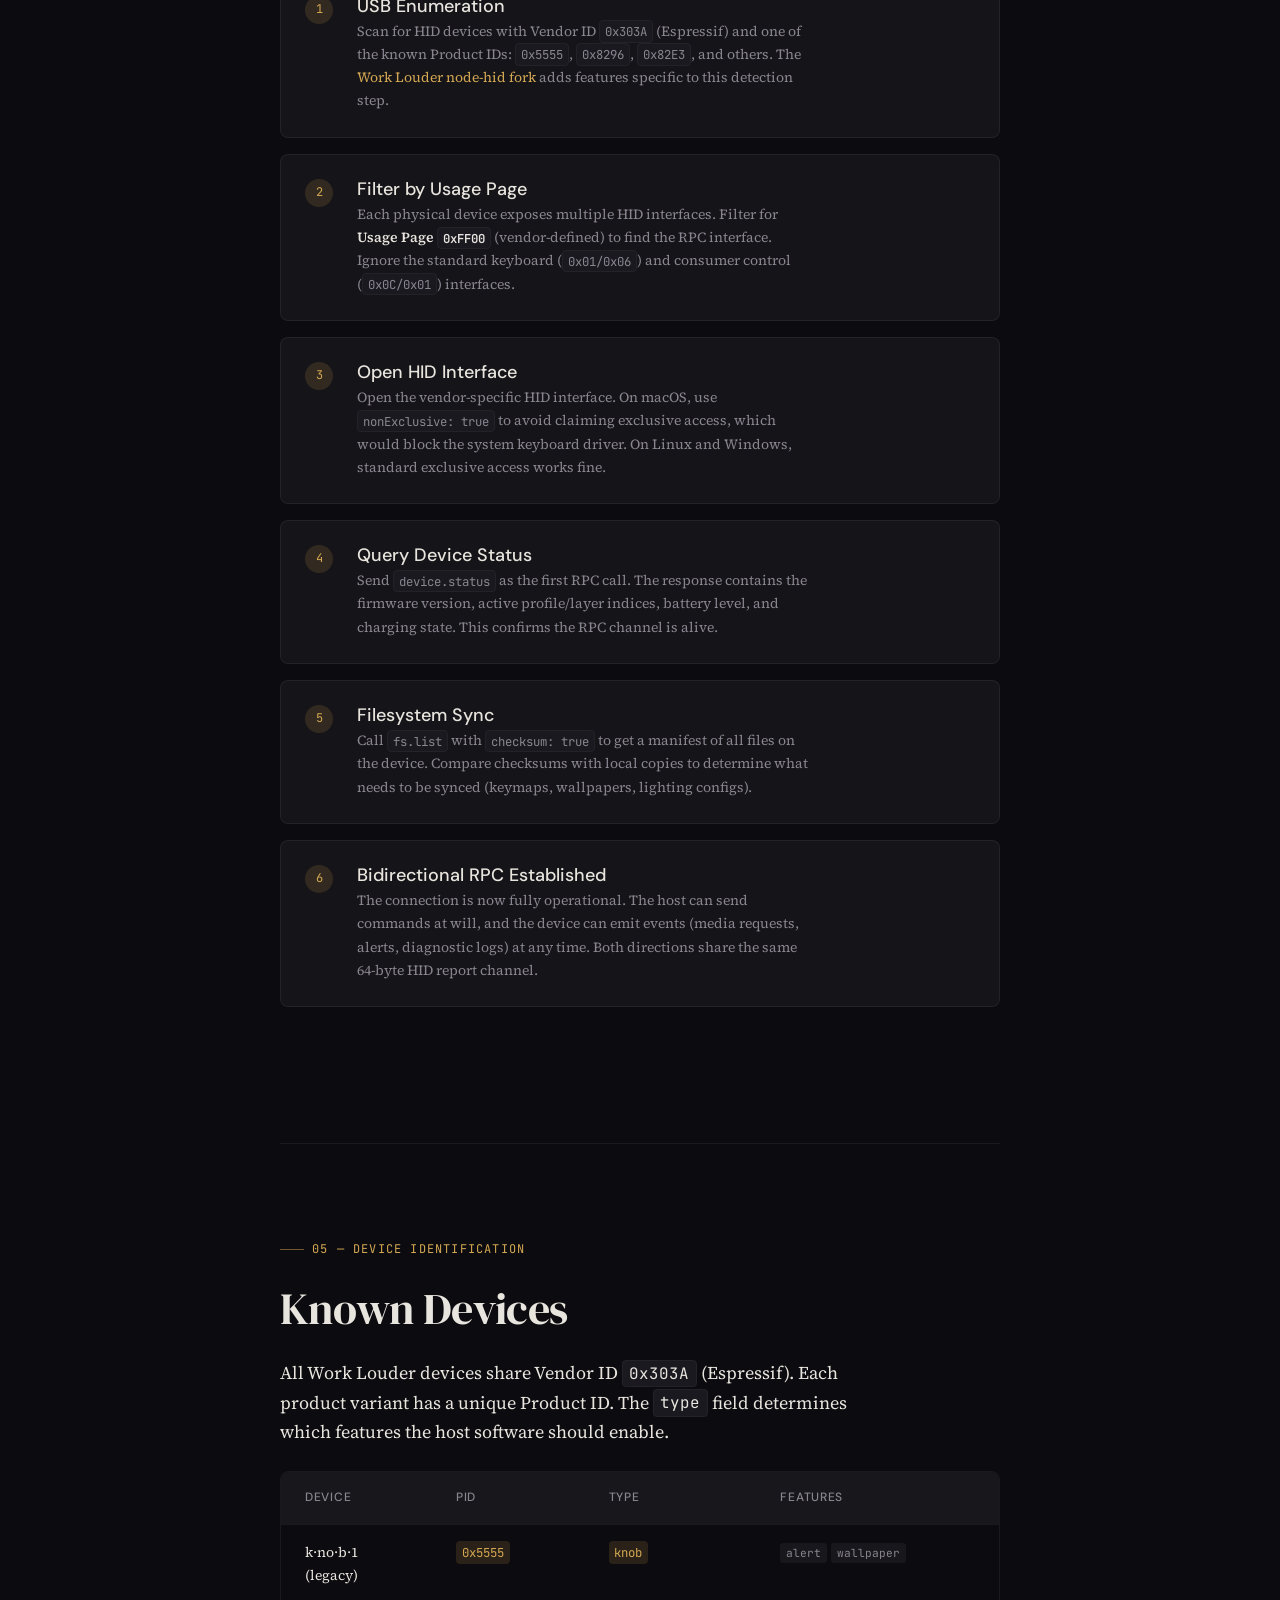
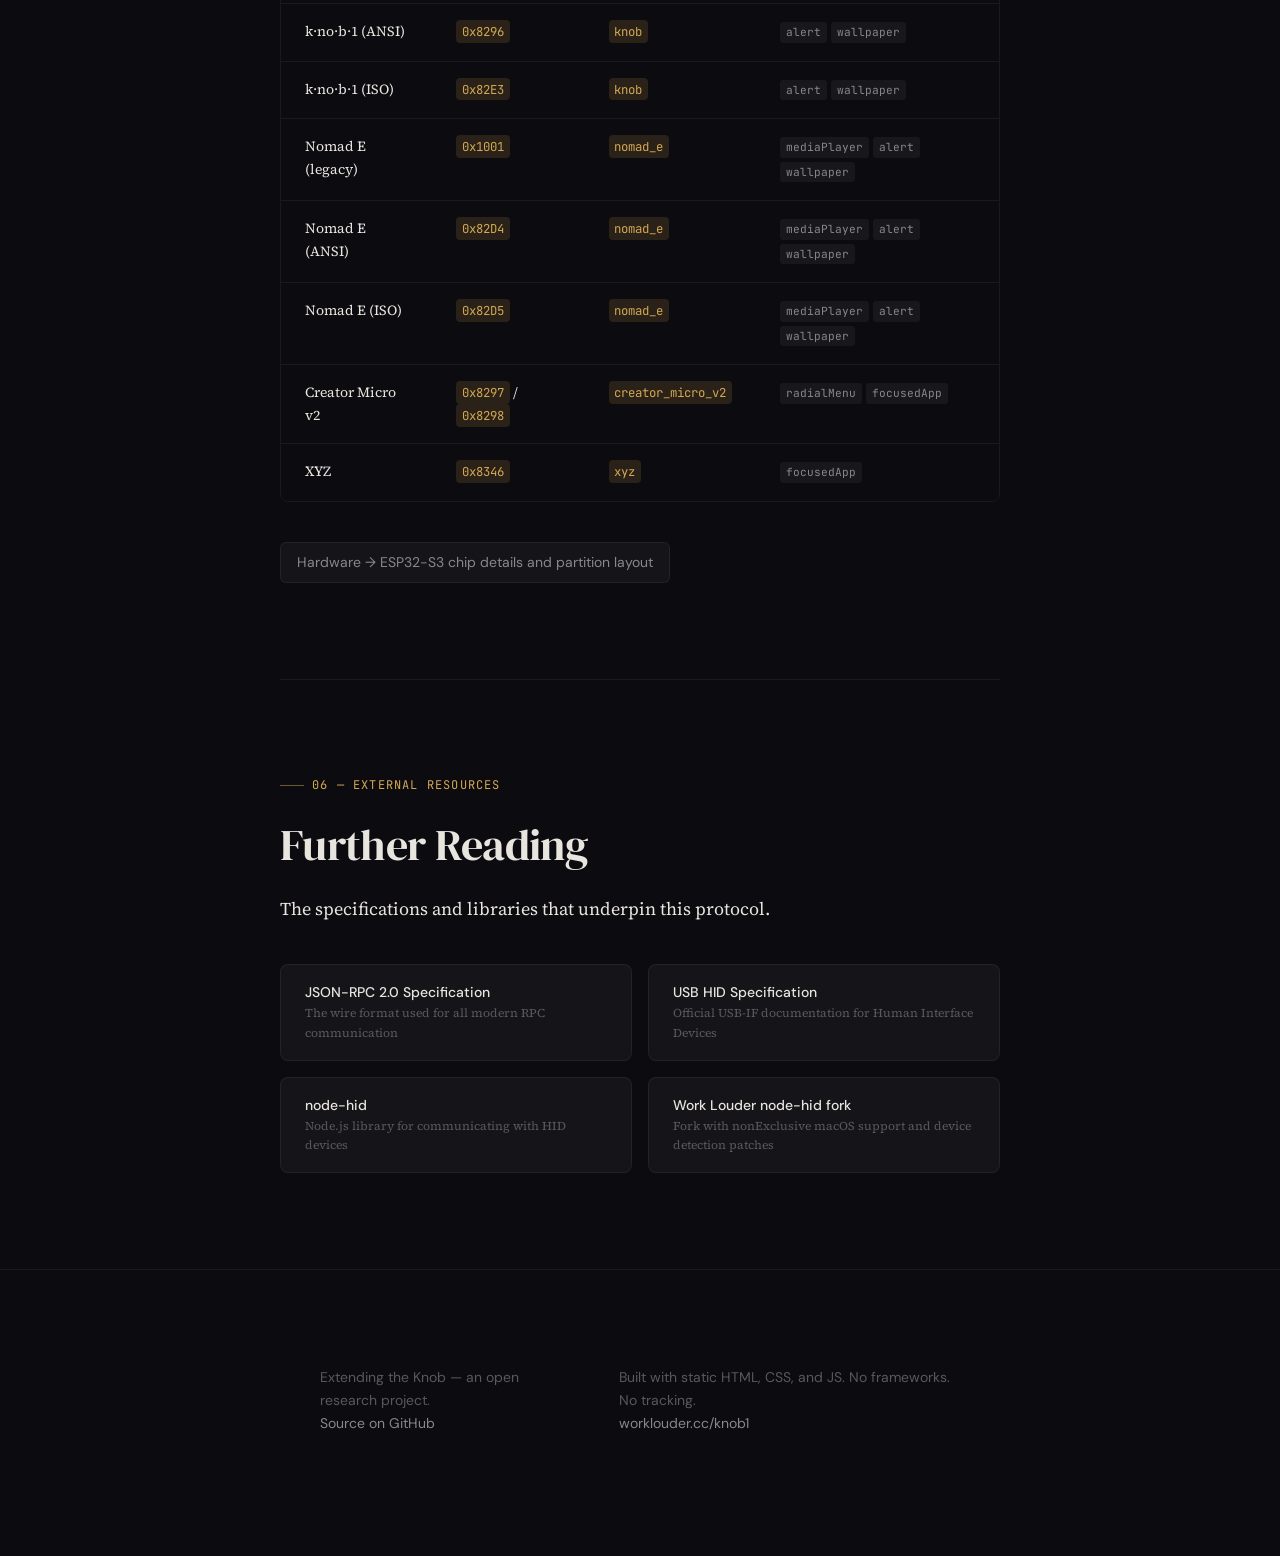
<file: pages/protocol.html>
<!DOCTYPE html>
<html lang="en">
<head>
<meta name="robots" content="noindex, nofollow">
  <meta charset="UTF-8">
  <meta name="viewport" content="width=device-width, initial-scale=1.0">
  <title>The Protocol — Extending the Knob</title>
  <meta name="description" content="Complete technical documentation of the Work Louder k·no·b·1 USB HID protocol, JSON-RPC layer, method reference, and connection flow.">
  <link rel="stylesheet" href="../css/style.css">
  <style>
    /* --- Page Header --- */
    .page-header {
      padding: var(--space-4xl) 0 var(--space-3xl);
    }

    .page-header h1 {
      font-size: clamp(2.5rem, 5vw, var(--text-4xl));
      margin-bottom: var(--space-lg);
    }

    .page-header .lead {
      font-size: var(--text-lg);
      color: var(--text-secondary);
      max-width: 52ch;
      line-height: var(--leading-snug);
    }

    /* --- Packet Legend --- */
    .packet-legend {
      display: flex;
      flex-wrap: wrap;
      gap: var(--space-lg);
      margin-bottom: var(--space-lg);
      font-family: var(--font-ui);
      font-size: var(--text-sm);
    }

    .packet-legend-item {
      display: flex;
      align-items: center;
      gap: var(--space-sm);
    }

    .packet-legend-swatch {
      width: 14px;
      height: 14px;
      border-radius: 3px;
    }

    .packet-legend-swatch.header  { background: var(--accent-dim); border: 1px solid var(--accent); }
    .packet-legend-swatch.channel { background: var(--blue-dim); border: 1px solid var(--blue); }
    .packet-legend-swatch.length  { background: var(--green-dim); border: 1px solid var(--green); }
    .packet-legend-swatch.payload { background: var(--surface-solid); border: 1px solid var(--text-tertiary); }

    /* --- Byte Table --- */
    .byte-breakdown {
      display: grid;
      grid-template-columns: auto 1fr 1fr;
      gap: 1px;
      background: var(--surface-border);
      border-radius: 8px;
      overflow: hidden;
      margin-bottom: var(--space-xl);
      font-size: var(--text-sm);
    }

    .byte-breakdown > div {
      padding: var(--space-md) var(--space-lg);
      background: var(--bg);
    }

    .byte-breakdown .bh {
      background: var(--surface-solid);
      font-family: var(--font-ui);
      font-weight: 500;
      font-size: var(--text-xs);
      text-transform: uppercase;
      letter-spacing: 0.06em;
      color: var(--text-secondary);
    }

    .byte-breakdown code {
      color: var(--accent);
      background: var(--accent-dim);
      border-color: transparent;
    }

    /* --- Protocol Compare --- */
    .protocol-compare {
      display: grid;
      grid-template-columns: 1fr 1fr;
      gap: var(--space-lg);
      margin-bottom: var(--space-xl);
    }

    .protocol-box {
      background: var(--surface);
      border: 1px solid var(--surface-border);
      border-radius: 10px;
      padding: var(--space-xl);
    }

    .protocol-box h4 {
      margin-bottom: var(--space-md);
    }

    .protocol-box .tag {
      display: inline-block;
      font-family: var(--font-mono);
      font-size: var(--text-xs);
      padding: 2px 8px;
      border-radius: 4px;
      margin-bottom: var(--space-md);
    }

    .protocol-box .tag.legacy {
      background: var(--red-dim);
      color: var(--red);
    }

    .protocol-box .tag.modern {
      background: var(--green-dim);
      color: var(--green);
    }

    /* --- Filter Input --- */
    .filter-wrap {
      position: relative;
      margin-bottom: var(--space-lg);
    }

    .filter-input {
      width: 100%;
      padding: var(--space-md) var(--space-lg);
      padding-left: 2.5rem;
      background: var(--surface);
      border: 1px solid var(--surface-border);
      border-radius: 8px;
      color: var(--text);
      font-family: var(--font-ui);
      font-size: var(--text-sm);
      outline: none;
      transition: border-color var(--duration-fast) var(--ease-out);
    }

    .filter-input::placeholder {
      color: var(--text-tertiary);
    }

    .filter-input:focus {
      border-color: var(--accent);
      box-shadow: 0 0 0 3px var(--accent-dim);
    }

    .filter-icon {
      position: absolute;
      left: var(--space-md);
      top: 50%;
      transform: translateY(-50%);
      color: var(--text-tertiary);
      font-size: var(--text-sm);
      pointer-events: none;
    }

    .filter-count {
      font-family: var(--font-mono);
      font-size: var(--text-xs);
      color: var(--text-tertiary);
      margin-bottom: var(--space-md);
    }

    /* --- Method Category Headers --- */
    .method-category {
      font-family: var(--font-ui);
      font-weight: 500;
      font-size: var(--text-xs);
      text-transform: uppercase;
      letter-spacing: 0.06em;
      color: var(--accent);
      background: var(--accent-dim);
    }

    .method-category td {
      padding: var(--space-sm) var(--space-lg);
      border-bottom: 1px solid var(--surface-border);
    }

    /* --- Direction Badges --- */
    .dir-badge {
      display: inline-block;
      font-family: var(--font-mono);
      font-size: 0.7rem;
      padding: 1px 6px;
      border-radius: 3px;
      white-space: nowrap;
    }

    .dir-badge.h2d {
      background: var(--blue-dim);
      color: var(--blue);
    }

    .dir-badge.d2h {
      background: var(--green-dim);
      color: var(--green);
    }

    /* --- Device Table Enhancements --- */
    .feature-tag {
      display: inline-block;
      font-family: var(--font-mono);
      font-size: 0.7rem;
      padding: 1px 6px;
      border-radius: 3px;
      background: var(--surface-solid);
      color: var(--text-secondary);
      margin-right: 4px;
      margin-bottom: 2px;
    }

    /* --- Cross Links --- */
    .cross-links {
      display: flex;
      flex-wrap: wrap;
      gap: var(--space-md);
      margin-top: var(--space-lg);
    }

    .cross-link {
      display: inline-flex;
      align-items: center;
      gap: var(--space-sm);
      font-family: var(--font-ui);
      font-size: var(--text-sm);
      color: var(--text-secondary);
      background: var(--surface);
      border: 1px solid var(--surface-border);
      border-radius: 6px;
      padding: var(--space-sm) var(--space-md);
      transition: all var(--duration-fast) var(--ease-out);
    }

    .cross-link:hover {
      color: var(--accent);
      border-color: var(--accent);
      background: var(--accent-dim);
    }

    /* --- External Links Section --- */
    .ext-links {
      display: grid;
      grid-template-columns: 1fr 1fr;
      gap: var(--space-md);
    }

    .ext-link {
      display: flex;
      align-items: center;
      gap: var(--space-md);
      padding: var(--space-md) var(--space-lg);
      background: var(--surface);
      border: 1px solid var(--surface-border);
      border-radius: 8px;
      transition: all var(--duration-fast) var(--ease-out);
    }

    .ext-link:hover {
      border-color: rgba(255, 255, 255, 0.1);
      transform: translateY(-1px);
    }

    .ext-link .ext-name {
      font-family: var(--font-ui);
      font-size: var(--text-sm);
      font-weight: 500;
      color: var(--text);
    }

    .ext-link .ext-desc {
      font-size: var(--text-xs);
      color: var(--text-tertiary);
    }

    /* --- No Results --- */
    .no-results {
      text-align: center;
      padding: var(--space-2xl);
      color: var(--text-tertiary);
      font-family: var(--font-ui);
      font-size: var(--text-sm);
      display: none;
    }

    /* --- Responsive --- */
    @media (max-width: 768px) {
      .protocol-compare { grid-template-columns: 1fr; }
      .ext-links { grid-template-columns: 1fr; }
      .byte-breakdown { font-size: var(--text-xs); }
      .byte-breakdown > div { padding: var(--space-sm) var(--space-md); }
    }
  </style>
</head>
<body>

  <!-- Navigation -->
  <nav class="nav">
    <a href="../index.html" class="nav-logo">
      <span class="dot"></span>
      extending the knob
    </a>
    <ul class="nav-links">
      <li><a href="hardware.html">Hardware</a></li>
      <li><a href="protocol.html" class="active">Protocol</a></li>
      <li><a href="display.html">Display</a></li>
      <li><a href="sdk.html">SDK</a></li>
      <li><a href="configuration.html">Configuration</a></li>
      <li><a href="tools.html">Tools</a></li>
      <li><a href="confidence.html">Confidence</a></li>
    </ul>
  </nav>

  <main class="page">

    <!-- Page Header -->
    <header class="page-header container">
      <div class="section-label fade-in">Protocol</div>
      <h1 class="fade-in">Speaking HID</h1>
      <p class="lead fade-in">
        The k&middot;no&middot;b&middot;1 communicates over USB HID using 64-byte vendor-specific
        reports. Inside those packets lives a full JSON-RPC 2.0 layer that
        controls every aspect of the device &mdash; from firmware queries to
        wallpaper uploads.
      </p>
    </header>

    <!-- ============================================================
         Section 1: Transport Layer
         ============================================================ -->
    <section class="section container" id="transport">
      <div class="section-label fade-in">01 &mdash; Transport Layer</div>
      <h2 class="fade-in">64 Bytes at a Time</h2>

      <p class="fade-in">
        All host-to-device communication flows through <strong>USB HID reports</strong>.
        The device exposes a vendor-specific HID interface (Usage Page <code>0xFF00</code>)
        alongside the standard keyboard and consumer control interfaces. On macOS,
        the interface is opened in <strong>nonExclusive</strong> mode to avoid
        conflicts with the system HID driver.
      </p>

      <p class="fade-in">
        Each report is exactly <strong>64 bytes</strong>. The first three bytes form
        a header; the remaining 61 bytes carry a UTF-8 payload fragment.
      </p>

      <h3 class="fade-in">Packet Format</h3>

      <div class="byte-breakdown fade-in">
        <div class="bh">Offset</div>
        <div class="bh">Value</div>
        <div class="bh">Description</div>

        <div><code>0</code></div>
        <div><code>0x06</code></div>
        <div>Report ID &mdash; fixed for all vendor-specific traffic</div>

        <div><code>1</code></div>
        <div><code>0x01</code> or <code>0x02</code></div>
        <div>Channel &mdash; <code>1</code>&nbsp;=&nbsp;DEBUG, <code>2</code>&nbsp;=&nbsp;RPC</div>

        <div><code>2</code></div>
        <div><code>0x00</code>&ndash;<code>0x3D</code></div>
        <div>Payload length (max 61 bytes)</div>

        <div><code>3&ndash;63</code></div>
        <div><em>varies</em></div>
        <div>UTF-8 encoded payload data (zero-padded if shorter than 61 bytes)</div>
      </div>

      <h3 class="fade-in">Packet Visualizer</h3>
      <p class="fade-in">
        Below is a real 64-byte HID report for a <code>sys.version</code> call.
        Hover over any byte to see what it means.
      </p>

      <div class="packet-legend fade-in">
        <div class="packet-legend-item">
          <div class="packet-legend-swatch header"></div>
          <span>Report ID</span>
        </div>
        <div class="packet-legend-item">
          <div class="packet-legend-swatch channel"></div>
          <span>Channel</span>
        </div>
        <div class="packet-legend-item">
          <div class="packet-legend-swatch length"></div>
          <span>Payload Length</span>
        </div>
        <div class="packet-legend-item">
          <div class="packet-legend-swatch payload"></div>
          <span>Payload / Padding</span>
        </div>
      </div>

      <div id="packet-viz-container" class="packet-viz fade-in"></div>

      <h3 class="fade-in">Fragmentation</h3>
      <p class="fade-in">
        Messages longer than 61 bytes are <strong>fragmented</strong> across multiple
        packets. Each fragment fills the 61-byte payload to capacity (except the last
        one), and fragments are sent sequentially. The receiving end concatenates
        payloads until it encounters a complete JSON object or a line ending with
        <code>\r\n</code> for legacy ASCII commands.
      </p>

      <h3 class="fade-in">Serial Fallback</h3>
      <p class="fade-in">
        A serial UART interface at <strong>115200 baud</strong> (8N1) is also available.
        Over serial, messages are newline-delimited rather than length-prefixed &mdash;
        no 64-byte framing is needed. The same RPC protocols (legacy ASCII and JSON-RPC 2.0)
        work identically on both transports.
      </p>

      <div class="cross-links fade-in">
        <a href="hardware.html" class="cross-link">Hardware &rarr; ESP32-S3 USB peripheral details</a>
        <a href="tools.html" class="cross-link">Tools &rarr; knob-cli raw packet mode</a>
      </div>
    </section>

    <!-- ============================================================
         Section 2: RPC Layer
         ============================================================ -->
    <section class="section container" id="rpc">
      <div class="section-label fade-in">02 &mdash; RPC Layer</div>
      <h2 class="fade-in">Two Protocols, One Pipe</h2>

      <p class="fade-in">
        The device supports two RPC protocols over the same HID channel. Both
        coexist and the device disambiguates based on whether the payload starts
        with <code>#</code> (legacy) or <code>{</code> (JSON-RPC).
      </p>

      <div class="protocol-compare fade-in">
        <div class="protocol-box">
          <span class="tag legacy">Legacy</span>
          <h4>ASCII Protocol</h4>
          <p style="font-size: var(--text-sm); color: var(--text-secondary); margin-bottom: var(--space-md);">
            A simple text-based framing used in early firmware versions and
            still supported for backward compatibility.
          </p>
          <pre><code># Request format:
#METHOD#[PARAMS]#\r\n

# Response format:
#METHOD#RESPONSE#

# Example:
#sys.version##\r\n
#sys.version#0.3.1#</code></pre>
        </div>

        <div class="protocol-box">
          <span class="tag modern">JSON-RPC 2.0</span>
          <h4>JSON-RPC Protocol</h4>
          <p style="font-size: var(--text-sm); color: var(--text-secondary); margin-bottom: var(--space-md);">
            The primary protocol for all modern communication. Follows the
            <a href="https://www.jsonrpc.org/specification" target="_blank" rel="noopener">JSON-RPC 2.0 specification</a>.
          </p>
          <pre><code>// Request:
{"jsonrpc":"2.0",
 "method":"sys.version",
 "params":{},
 "id":1}

// Response:
{"jsonrpc":"2.0",
 "result":{"version":"0.3.1"},
 "id":1}</code></pre>
        </div>
      </div>

      <h3 class="fade-in">Execution Model</h3>
      <p class="fade-in">
        Commands are executed <strong>one at a time</strong> in a sequential queue.
        If a second command arrives while the first is still executing, it waits.
        The host-side timeout is <strong>10 seconds</strong> &mdash; if no response
        arrives within that window, the command is considered failed.
      </p>

      <h3 class="fade-in">Unicode Handling</h3>
      <p class="fade-in">
        Non-ASCII characters in JSON payloads are escaped using standard
        <code>\uXXXX</code> notation. This is particularly relevant for file
        names and song metadata passed via the media player methods.
      </p>
    </section>

    <!-- ============================================================
         Section 3: Complete Method Reference
         ============================================================ -->
    <section class="section container" id="methods">
      <div class="section-label fade-in">03 &mdash; Method Reference</div>
      <h2 class="fade-in">Every Known Command</h2>

      <p class="fade-in">
        The complete catalogue of RPC methods discovered through static analysis
        of the Input app (v0.14.0) and the community
        <a href="https://github.com/worklouder/input-linux" target="_blank" rel="noopener">input-linux</a>
        port. Host-to-device calls use JSON-RPC 2.0 with an incrementing
        <code>id</code>. Device-to-host events arrive as JSON-RPC notifications
        (no <code>id</code> field).
      </p>

      <div class="filter-wrap fade-in">
        <span class="filter-icon">&#x2315;</span>
        <input type="text" class="filter-input" id="method-filter"
               placeholder="Filter methods... (e.g. fs, write, media, status)">
      </div>
      <div class="filter-count" id="method-count"></div>

      <div class="table-wrap fade-in">
        <table id="method-table">
          <thead>
            <tr>
              <th style="min-width: 160px;">Method</th>
              <th>Params</th>
              <th>Returns</th>
              <th style="min-width: 200px;">Description</th>
            </tr>
          </thead>
          <tbody>
            <!-- System -->
            <tr class="method-category" data-category="system">
              <td colspan="4">System <span class="dir-badge h2d">host &rarr; device</span></td>
            </tr>
            <tr data-method="sys.version" data-cat="system">
              <td><code>sys.version</code></td>
              <td><em>none</em></td>
              <td><code>{version}</code></td>
              <td>Returns the firmware version string (e.g. <code>"0.3.1"</code>)</td>
            </tr>
            <tr data-method="sys.bootloader" data-cat="system">
              <td><code>sys.bootloader</code></td>
              <td><em>none</em></td>
              <td><code>ok</code></td>
              <td>Reboots the ESP32-S3 into bootloader mode for firmware flashing</td>
            </tr>
            <tr data-method="sys.selftest" data-cat="system">
              <td><code>sys.selftest</code></td>
              <td><em>none</em></td>
              <td><code>ok</code></td>
              <td>Runs the built-in hardware self-test (display, encoders, keys)</td>
            </tr>
            <tr data-method="device.status" data-cat="system">
              <td><code>device.status</code></td>
              <td><em>none</em></td>
              <td><code>{version, profile_index, layer_index, battery, is_charging}</code></td>
              <td>Full device state snapshot &mdash; the first call after connection</td>
            </tr>

            <!-- Filesystem -->
            <tr class="method-category" data-category="filesystem">
              <td colspan="4">Filesystem <span class="dir-badge h2d">host &rarr; device</span></td>
            </tr>
            <tr data-method="fs.list" data-cat="filesystem">
              <td><code>fs.list</code></td>
              <td><code>{checksum: bool}</code></td>
              <td><code>[{name, size, checksum}]</code></td>
              <td>Lists all files on the LittleFS partition. With <code>checksum: true</code>, includes CRC for each file.</td>
            </tr>
            <tr data-method="fs.read" data-cat="filesystem">
              <td><code>fs.read</code></td>
              <td><code>{file}</code></td>
              <td>file content (string)</td>
              <td>Reads a text file from the device filesystem</td>
            </tr>
            <tr data-method="fs.write" data-cat="filesystem">
              <td><code>fs.write</code></td>
              <td><code>{file, data}</code></td>
              <td><code>success</code></td>
              <td>Writes a text file to the device filesystem</td>
            </tr>
            <tr data-method="fs.readbin" data-cat="filesystem">
              <td><code>fs.readbin</code></td>
              <td><code>{file, offset, len}</code></td>
              <td><code>{total_size, data:&nbsp;base64}</code></td>
              <td>Reads a binary chunk (up to 4096 bytes) at the given offset. Used for wallpaper and firmware downloads.</td>
            </tr>
            <tr data-method="fs.writebin" data-cat="filesystem">
              <td><code>fs.writebin</code></td>
              <td><code>{file, data:&nbsp;base64, append, completed, offset}</code></td>
              <td><code>{data_written}</code></td>
              <td>Writes a binary chunk. Set <code>append: true</code> for subsequent chunks, <code>completed: true</code> on the final chunk.</td>
            </tr>
            <tr data-method="fs.delete" data-cat="filesystem">
              <td><code>fs.delete</code></td>
              <td><code>{file}</code></td>
              <td><code>success</code></td>
              <td>Deletes a file from the device filesystem</td>
            </tr>
            <tr data-method="fs.format" data-cat="filesystem">
              <td><code>fs.format</code></td>
              <td><em>none</em></td>
              <td><code>success</code></td>
              <td>Formats the entire LittleFS partition. <strong>Destroys all data.</strong></td>
            </tr>
            <tr data-method="fs.chksm" data-cat="filesystem">
              <td><code>fs.chksm</code></td>
              <td><code>{file}</code></td>
              <td><code>checksum</code></td>
              <td>Returns the CRC checksum of a single file</td>
            </tr>

            <!-- Display & UI -->
            <tr class="method-category" data-category="display">
              <td colspan="4">Display &amp; UI <span class="dir-badge h2d">host &rarr; device</span></td>
            </tr>
            <tr data-method="ui.active_screen" data-cat="display">
              <td><code>ui.active_screen</code></td>
              <td><em>none</em></td>
              <td><code>{screen_name}</code></td>
              <td>Returns the name of the currently displayed screen</td>
            </tr>
            <tr data-method="ui.home_accent_color" data-cat="display">
              <td><code>ui.home_accent_color</code></td>
              <td><code>{color: number}</code></td>
              <td><code>success</code></td>
              <td>Sets the accent color on the home screen. Value is a 24-bit RGB hex integer (e.g. <code>0xFF6600</code>).</td>
            </tr>
            <tr data-method="lights.preview" data-cat="display">
              <td><code>lights.preview</code></td>
              <td>lighting config object</td>
              <td><code>success</code></td>
              <td>Previews an RGB lighting configuration without persisting it. See <a href="configuration.html">Configuration</a> for the lighting schema.</td>
            </tr>

            <!-- Media -->
            <tr class="method-category" data-category="media">
              <td colspan="4">Media <span class="dir-badge h2d">host &rarr; device</span></td>
            </tr>
            <tr data-method="mp.write_info" data-cat="media">
              <td><code>mp.write_info</code></td>
              <td><code>{song_title, artist, elapsed, total_duration, is_playing}</code></td>
              <td><code>success</code></td>
              <td>Pushes now-playing metadata to the device display</td>
            </tr>
            <tr data-method="mp.write_artwork" data-cat="media">
              <td><code>mp.write_artwork</code></td>
              <td><code>{data:&nbsp;base64, offset, size}</code></td>
              <td><code>success</code></td>
              <td>Sends album artwork in 4096-byte base64 chunks. See <a href="display.html">Display</a> for image format details.</td>
            </tr>

            <!-- Host-to-Device Notifications -->
            <tr class="method-category" data-category="host-notifications">
              <td colspan="4">Host-to-Device Notifications <span class="dir-badge h2d">host &rarr; device</span></td>
            </tr>
            <tr data-method="host.focused_app" data-cat="host-notifications" title="Added in firmware v0.3.2">
              <td><code>host.focused_app</code> <span style="color: var(--green); font-size: 0.8em; margin-left: 6px;">NEW</span></td>
              <td>app info object</td>
              <td><em>void (notification)</em></td>
              <td>Tells the device which application is currently focused on the host. Used by Creator Micro v2 and XYZ for context-aware layers.</td>
            </tr>

            <!-- Device-to-Host Events -->
            <tr class="method-category" data-category="device-events">
              <td colspan="4">Device-to-Host Events <span class="dir-badge d2h">device &rarr; host</span></td>
            </tr>
            <tr data-method="mp.fetch_data" data-cat="device-events">
              <td><code>mp.fetch_data</code></td>
              <td>&mdash;</td>
              <td>&mdash;</td>
              <td>Emitted when the device wants the host to send updated media playback data</td>
            </tr>
            <tr data-method="alert.generic" data-cat="device-events">
              <td><code>alert.generic</code></td>
              <td>&mdash;</td>
              <td>&mdash;</td>
              <td>Generic alert notification from device to host</td>
            </tr>
            <tr data-method="kb.radial" data-cat="device-events">
              <td><code>kb.radial</code></td>
              <td>&mdash;</td>
              <td>&mdash;</td>
              <td>Radial menu joystick position data (used by Creator Micro v2)</td>
            </tr>
            <tr data-method="diagnostic.logs" data-cat="device-events">
              <td><code>diagnostic.logs</code></td>
              <td>&mdash;</td>
              <td>&mdash;</td>
              <td>Diagnostic log output streamed from device firmware</td>
            </tr>

            <!-- Diagnostics -->
            <tr class="category-header"><td colspan="4" style="font-weight:600; color: var(--text); padding-top: var(--space-xl);">Diagnostics</td></tr>
            <tr data-method="sentry.get" data-cat="diagnostics">
              <td><code>sentry.get</code></td>
              <td>&mdash;</td>
              <td><code>{ uptime, heap, cpu_usage, tasks }</code></td>
              <td>Device diagnostics: uptime, free heap memory, CPU usage, running FreeRTOS tasks</td>
            </tr>
          </tbody>
        </table>
      </div>

      <div class="no-results" id="no-results">
        No methods match your search.
      </div>
    </section>

    <!-- ============================================================
         Section 4: Connection Flow
         ============================================================ -->
    <section class="section container" id="connection">
      <div class="section-label fade-in">04 &mdash; Connection Flow</div>
      <h2 class="fade-in">From USB Cable to RPC</h2>

      <p class="fade-in">
        Establishing a connection follows a strict sequence. Every step must
        succeed before the next begins. This is the same flow used by the
        official Input app and by
        <a href="tools.html">knob-cli</a>.
      </p>

      <div class="pipeline stagger" style="margin-top: var(--space-xl);">
        <div class="pipeline-step fade-in">
          <div class="step-num">1</div>
          <div class="step-content">
            <h3>USB Enumeration</h3>
            <p>
              Scan for HID devices with Vendor ID <code>0x303A</code> (Espressif)
              and one of the known Product IDs: <code>0x5555</code>,
              <code>0x8296</code>, <code>0x82E3</code>, and others.
              The <a href="https://github.com/worklouder/node-hid" target="_blank" rel="noopener">Work Louder node-hid fork</a>
              adds features specific to this detection step.
            </p>
          </div>
        </div>

        <div class="pipeline-step fade-in">
          <div class="step-num">2</div>
          <div class="step-content">
            <h3>Filter by Usage Page</h3>
            <p>
              Each physical device exposes multiple HID interfaces. Filter for
              <strong>Usage Page <code>0xFF00</code></strong> (vendor-defined) to
              find the RPC interface. Ignore the standard keyboard
              (<code>0x01/0x06</code>) and consumer control (<code>0x0C/0x01</code>)
              interfaces.
            </p>
          </div>
        </div>

        <div class="pipeline-step fade-in">
          <div class="step-num">3</div>
          <div class="step-content">
            <h3>Open HID Interface</h3>
            <p>
              Open the vendor-specific HID interface. On macOS, use
              <code>nonExclusive: true</code> to avoid claiming exclusive access,
              which would block the system keyboard driver. On Linux and Windows,
              standard exclusive access works fine.
            </p>
          </div>
        </div>

        <div class="pipeline-step fade-in">
          <div class="step-num">4</div>
          <div class="step-content">
            <h3>Query Device Status</h3>
            <p>
              Send <code>device.status</code> as the first RPC call. The response
              contains the firmware version, active profile/layer indices, battery
              level, and charging state. This confirms the RPC channel is alive.
            </p>
          </div>
        </div>

        <div class="pipeline-step fade-in">
          <div class="step-num">5</div>
          <div class="step-content">
            <h3>Filesystem Sync</h3>
            <p>
              Call <code>fs.list</code> with <code>checksum: true</code> to get a
              manifest of all files on the device. Compare checksums with local
              copies to determine what needs to be synced (keymaps, wallpapers,
              lighting configs).
            </p>
          </div>
        </div>

        <div class="pipeline-step fade-in">
          <div class="step-num">6</div>
          <div class="step-content">
            <h3>Bidirectional RPC Established</h3>
            <p>
              The connection is now fully operational. The host can send commands
              at will, and the device can emit events (media requests, alerts,
              diagnostic logs) at any time. Both directions share the same
              64-byte HID report channel.
            </p>
          </div>
        </div>
      </div>
    </section>

    <!-- ============================================================
         Section 5: Device Identification
         ============================================================ -->
    <section class="section container" id="devices">
      <div class="section-label fade-in">05 &mdash; Device Identification</div>
      <h2 class="fade-in">Known Devices</h2>

      <p class="fade-in">
        All Work Louder devices share Vendor ID <code>0x303A</code> (Espressif).
        Each product variant has a unique Product ID. The <code>type</code> field
        determines which features the host software should enable.
      </p>

      <div class="table-wrap fade-in">
        <table>
          <thead>
            <tr>
              <th>Device</th>
              <th>PID</th>
              <th>Type</th>
              <th>Features</th>
            </tr>
          </thead>
          <tbody>
            <tr>
              <td>k&middot;no&middot;b&middot;1 (legacy)</td>
              <td><code>0x5555</code></td>
              <td><code>knob</code></td>
              <td><span class="feature-tag">alert</span><span class="feature-tag">wallpaper</span></td>
            </tr>
            <tr>
              <td>k&middot;no&middot;b&middot;1 (ANSI)</td>
              <td><code>0x8296</code></td>
              <td><code>knob</code></td>
              <td><span class="feature-tag">alert</span><span class="feature-tag">wallpaper</span></td>
            </tr>
            <tr>
              <td>k&middot;no&middot;b&middot;1 (ISO)</td>
              <td><code>0x82E3</code></td>
              <td><code>knob</code></td>
              <td><span class="feature-tag">alert</span><span class="feature-tag">wallpaper</span></td>
            </tr>
            <tr>
              <td>Nomad E (legacy)</td>
              <td><code>0x1001</code></td>
              <td><code>nomad_e</code></td>
              <td><span class="feature-tag">mediaPlayer</span><span class="feature-tag">alert</span><span class="feature-tag">wallpaper</span></td>
            </tr>
            <tr>
              <td>Nomad E (ANSI)</td>
              <td><code>0x82D4</code></td>
              <td><code>nomad_e</code></td>
              <td><span class="feature-tag">mediaPlayer</span><span class="feature-tag">alert</span><span class="feature-tag">wallpaper</span></td>
            </tr>
            <tr>
              <td>Nomad E (ISO)</td>
              <td><code>0x82D5</code></td>
              <td><code>nomad_e</code></td>
              <td><span class="feature-tag">mediaPlayer</span><span class="feature-tag">alert</span><span class="feature-tag">wallpaper</span></td>
            </tr>
            <tr>
              <td>Creator Micro v2</td>
              <td><code>0x8297</code> / <code>0x8298</code></td>
              <td><code>creator_micro_v2</code></td>
              <td><span class="feature-tag">radialMenu</span><span class="feature-tag">focusedApp</span></td>
            </tr>
            <tr>
              <td>XYZ</td>
              <td><code>0x8346</code></td>
              <td><code>xyz</code></td>
              <td><span class="feature-tag">focusedApp</span></td>
            </tr>
          </tbody>
        </table>
      </div>

      <div class="cross-links fade-in">
        <a href="hardware.html" class="cross-link">Hardware &rarr; ESP32-S3 chip details and partition layout</a>
      </div>
    </section>

    <!-- ============================================================
         Section 6: External Links
         ============================================================ -->
    <section class="section container" id="links">
      <div class="section-label fade-in">06 &mdash; External Resources</div>
      <h2 class="fade-in">Further Reading</h2>

      <p class="fade-in">
        The specifications and libraries that underpin this protocol.
      </p>

      <div class="ext-links fade-in" style="margin-top: var(--space-xl);">
        <a href="https://www.jsonrpc.org/specification" target="_blank" rel="noopener" class="ext-link">
          <div>
            <div class="ext-name">JSON-RPC 2.0 Specification</div>
            <div class="ext-desc">The wire format used for all modern RPC communication</div>
          </div>
        </a>
        <a href="https://www.usb.org/hid" target="_blank" rel="noopener" class="ext-link">
          <div>
            <div class="ext-name">USB HID Specification</div>
            <div class="ext-desc">Official USB-IF documentation for Human Interface Devices</div>
          </div>
        </a>
        <a href="https://github.com/node-hid/node-hid" target="_blank" rel="noopener" class="ext-link">
          <div>
            <div class="ext-name">node-hid</div>
            <div class="ext-desc">Node.js library for communicating with HID devices</div>
          </div>
        </a>
        <a href="https://github.com/worklouder/node-hid" target="_blank" rel="noopener" class="ext-link">
          <div>
            <div class="ext-name">Work Louder node-hid fork</div>
            <div class="ext-desc">Fork with nonExclusive macOS support and device detection patches</div>
          </div>
        </a>
      </div>
    </section>

  </main>

  <!-- Footer -->
  <footer class="footer">
    <div class="container footer-inner">
      <p>
        Extending the Knob &mdash; an open research project.<br>
        <a href="https://github.com/malpern/extending-the-knob" target="_blank" rel="noopener">Source on GitHub</a>
      </p>
      <p>
        Built with static HTML, CSS, and JS. No frameworks. No tracking.<br>
        <a href="https://worklouder.cc/knob1" target="_blank" rel="noopener">worklouder.cc/knob1</a>
      </p>
    </div>
  </footer>

  <script src="../js/main.js"></script>
  <script>
    // ================================================================
    // Packet Visualizer — sys.version call
    // ================================================================
    (function () {
      // Build the JSON-RPC payload for sys.version
      var jsonPayload = '{"jsonrpc":"2.0","method":"sys.version","params":{},"id":1}';
      var payloadBytes = [];
      for (var i = 0; i < jsonPayload.length; i++) {
        payloadBytes.push(jsonPayload.charCodeAt(i));
      }

      // Build full 64-byte packet
      var packet = [];

      // Byte 0: Report ID
      packet.push({ hex: '06', type: 'header', label: 'Byte 0: Report ID (0x06)' });

      // Byte 1: Channel (RPC = 2)
      packet.push({ hex: '02', type: 'channel', label: 'Byte 1: Channel 2 (RPC)' });

      // Byte 2: Payload length
      var len = payloadBytes.length;
      packet.push({
        hex: len.toString(16).toUpperCase().padStart(2, '0'),
        type: 'length',
        label: 'Byte 2: Payload length (' + len + ' bytes)'
      });

      // Bytes 3..3+len-1: Payload
      for (var j = 0; j < payloadBytes.length; j++) {
        var ch = String.fromCharCode(payloadBytes[j]);
        var hexVal = payloadBytes[j].toString(16).toUpperCase().padStart(2, '0');
        packet.push({
          hex: hexVal,
          type: 'payload',
          label: 'Byte ' + (j + 3) + ': \'' + ch + '\' (0x' + hexVal + ')'
        });
      }

      // Remaining bytes: zero-padded
      for (var k = payloadBytes.length + 3; k < 64; k++) {
        packet.push({
          hex: '00',
          type: 'payload',
          label: 'Byte ' + k + ': padding (0x00)'
        });
      }

      var container = document.getElementById('packet-viz-container');
      if (container && typeof createPacketViz === 'function') {
        createPacketViz(container, packet);
      }
    })();

    // ================================================================
    // Method Reference Filter
    // ================================================================
    (function () {
      var input = document.getElementById('method-filter');
      var table = document.getElementById('method-table');
      var countEl = document.getElementById('method-count');
      var noResults = document.getElementById('no-results');

      if (!input || !table) return;

      var rows = table.querySelectorAll('tbody tr[data-method]');
      var categoryRows = table.querySelectorAll('tbody tr.method-category');
      var totalMethods = rows.length;

      function updateCount(visible) {
        if (countEl) {
          countEl.textContent = visible + ' of ' + totalMethods + ' methods shown';
        }
      }

      updateCount(totalMethods);

      input.addEventListener('input', function () {
        var query = this.value.toLowerCase().trim();
        var visibleCount = 0;
        var visibleCats = {};

        rows.forEach(function (row) {
          var method = (row.getAttribute('data-method') || '').toLowerCase();
          var text = row.textContent.toLowerCase();
          var cat = row.getAttribute('data-cat');
          var match = !query || method.indexOf(query) !== -1 || text.indexOf(query) !== -1;

          row.style.display = match ? '' : 'none';
          if (match) {
            visibleCount++;
            visibleCats[cat] = true;
          }
        });

        // Show/hide category headers
        categoryRows.forEach(function (catRow) {
          var cat = catRow.getAttribute('data-category');
          catRow.style.display = visibleCats[cat] ? '' : 'none';
        });

        updateCount(visibleCount);

        if (noResults) {
          noResults.style.display = visibleCount === 0 ? 'block' : 'none';
        }
      });
    })();
  </script>
</body>
</html>
</file>
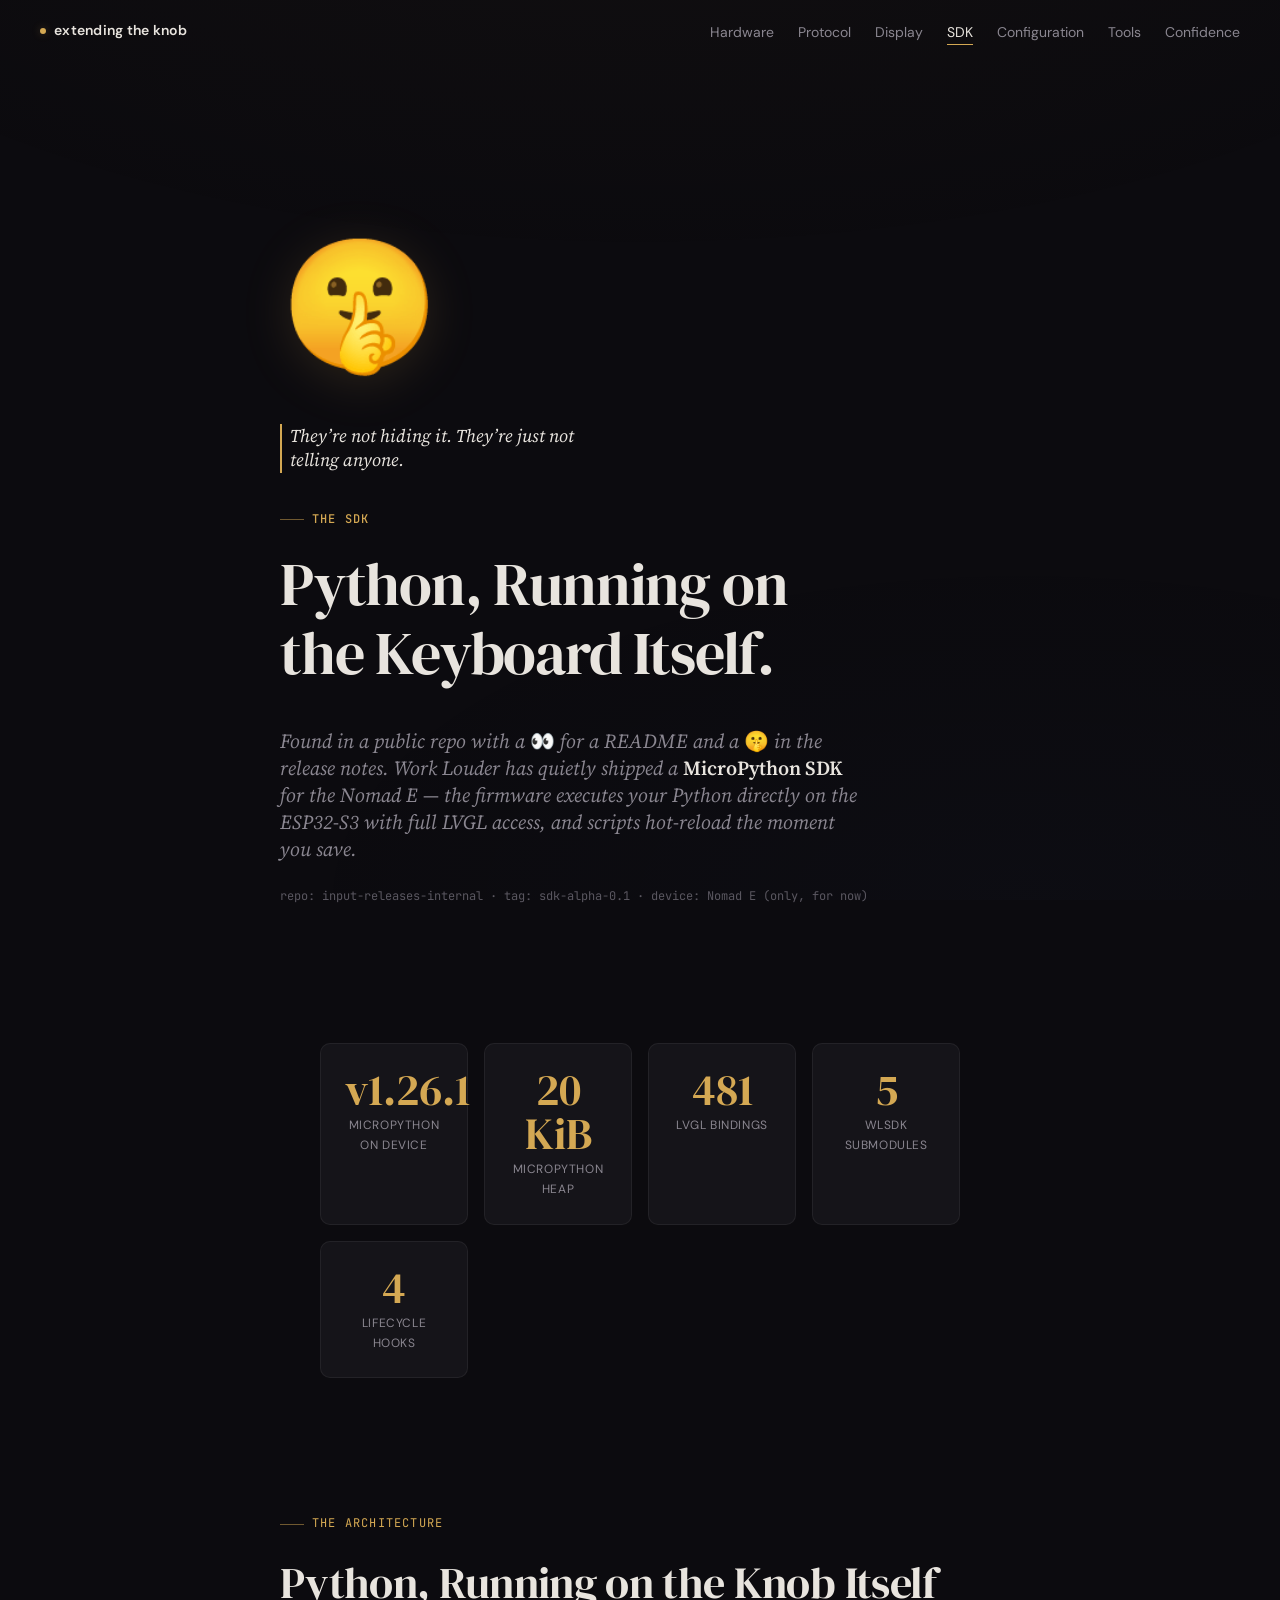
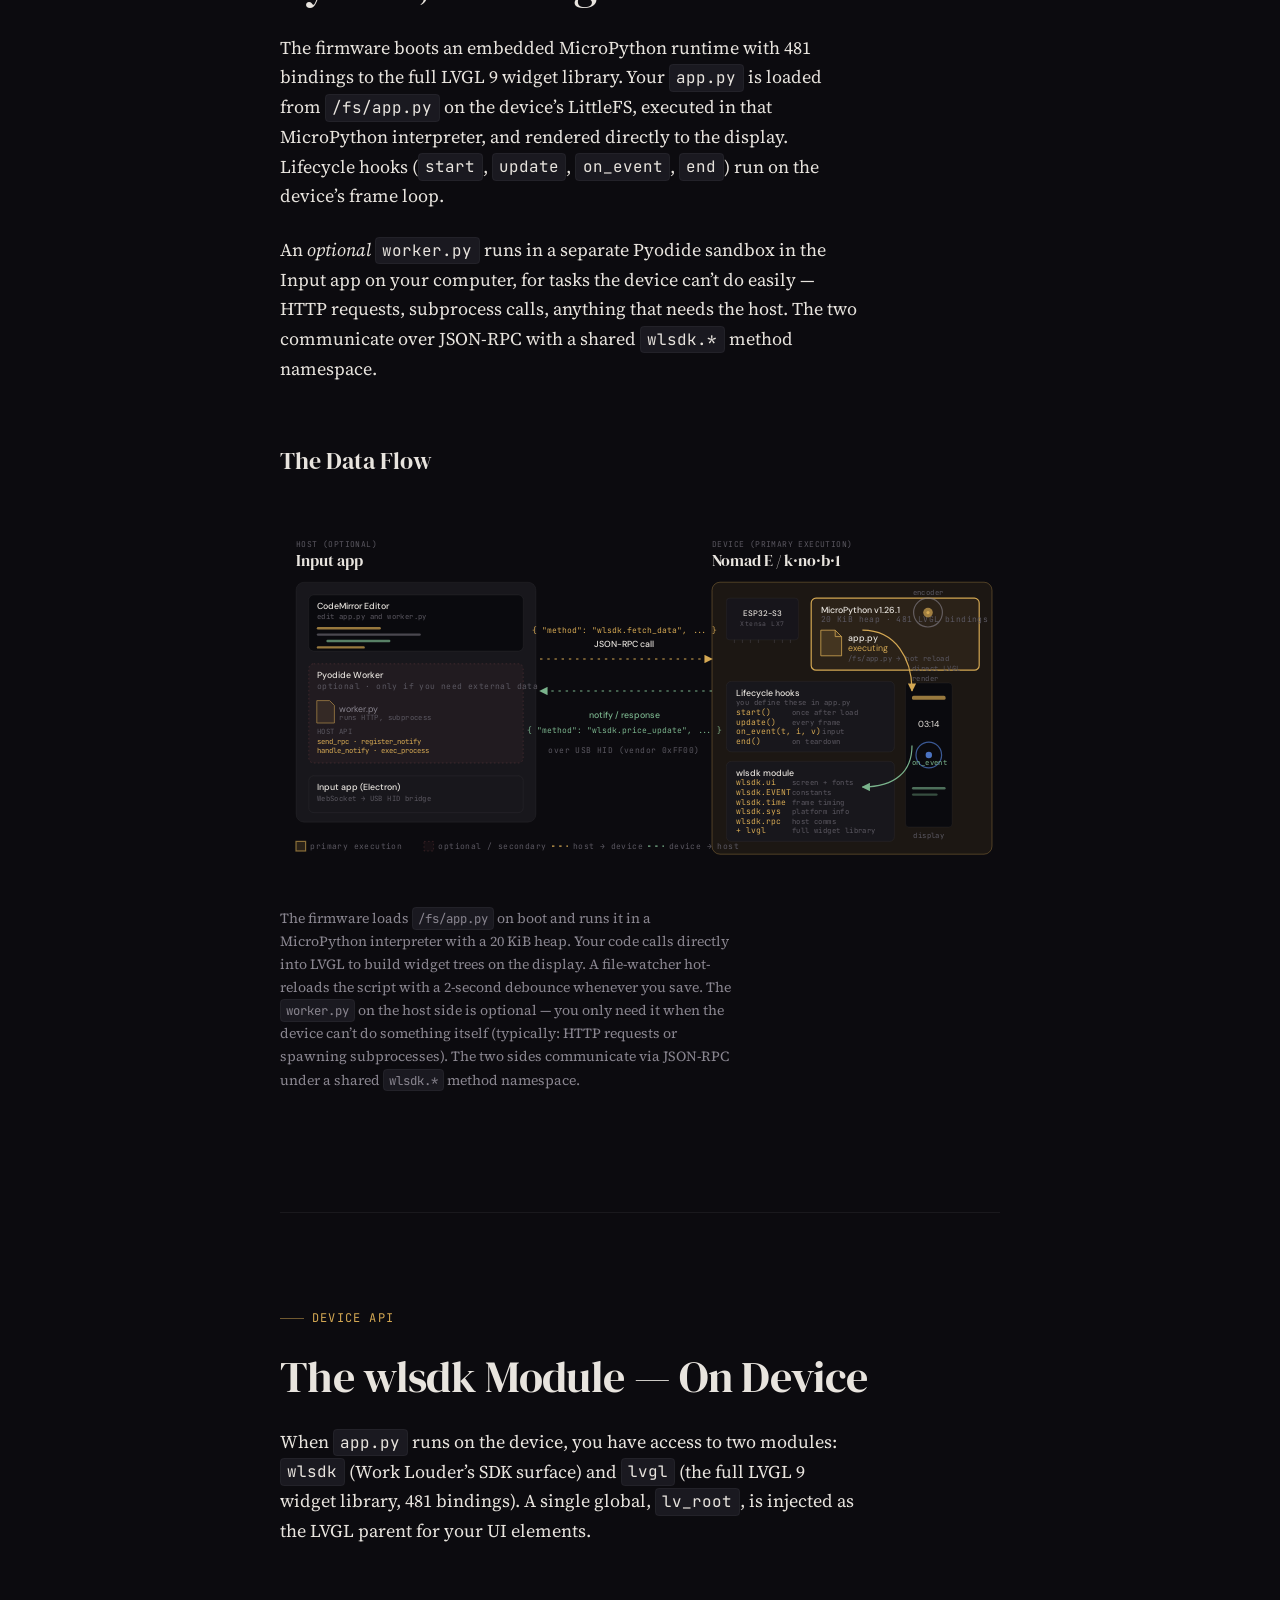
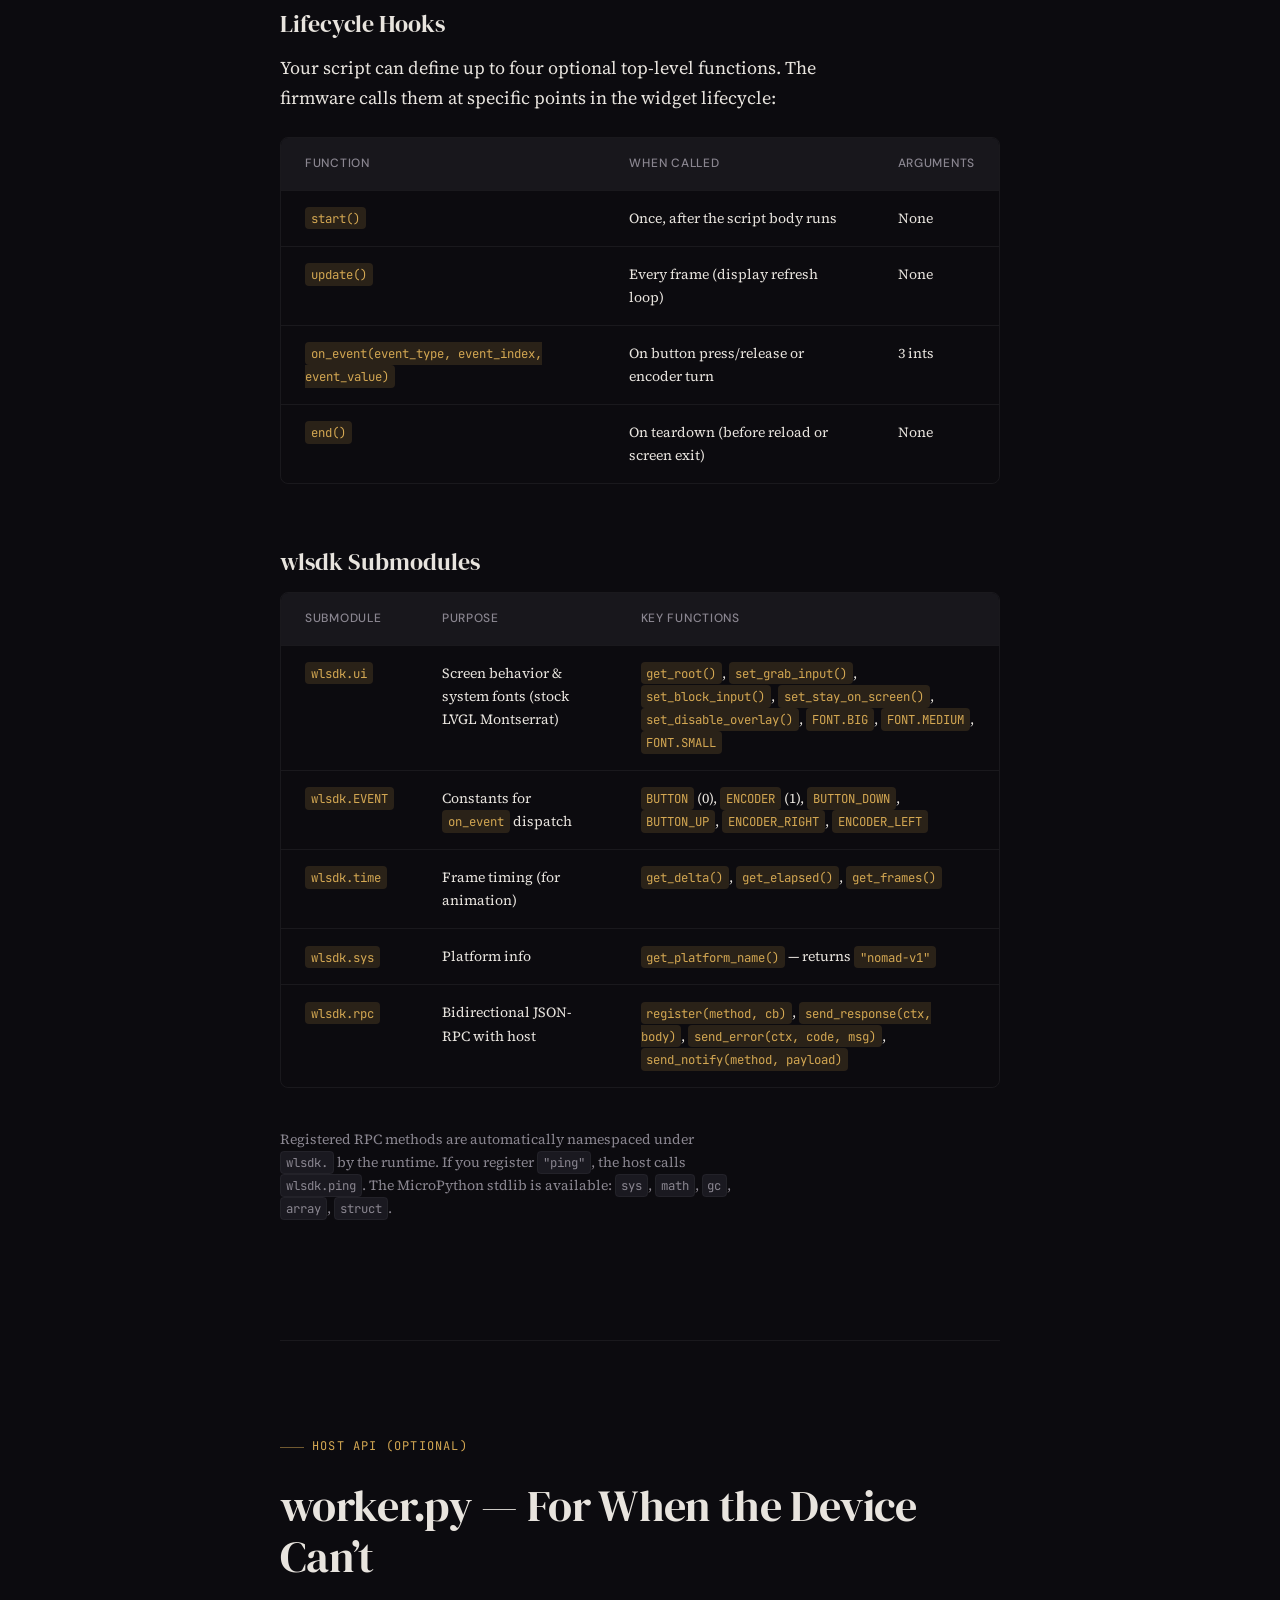
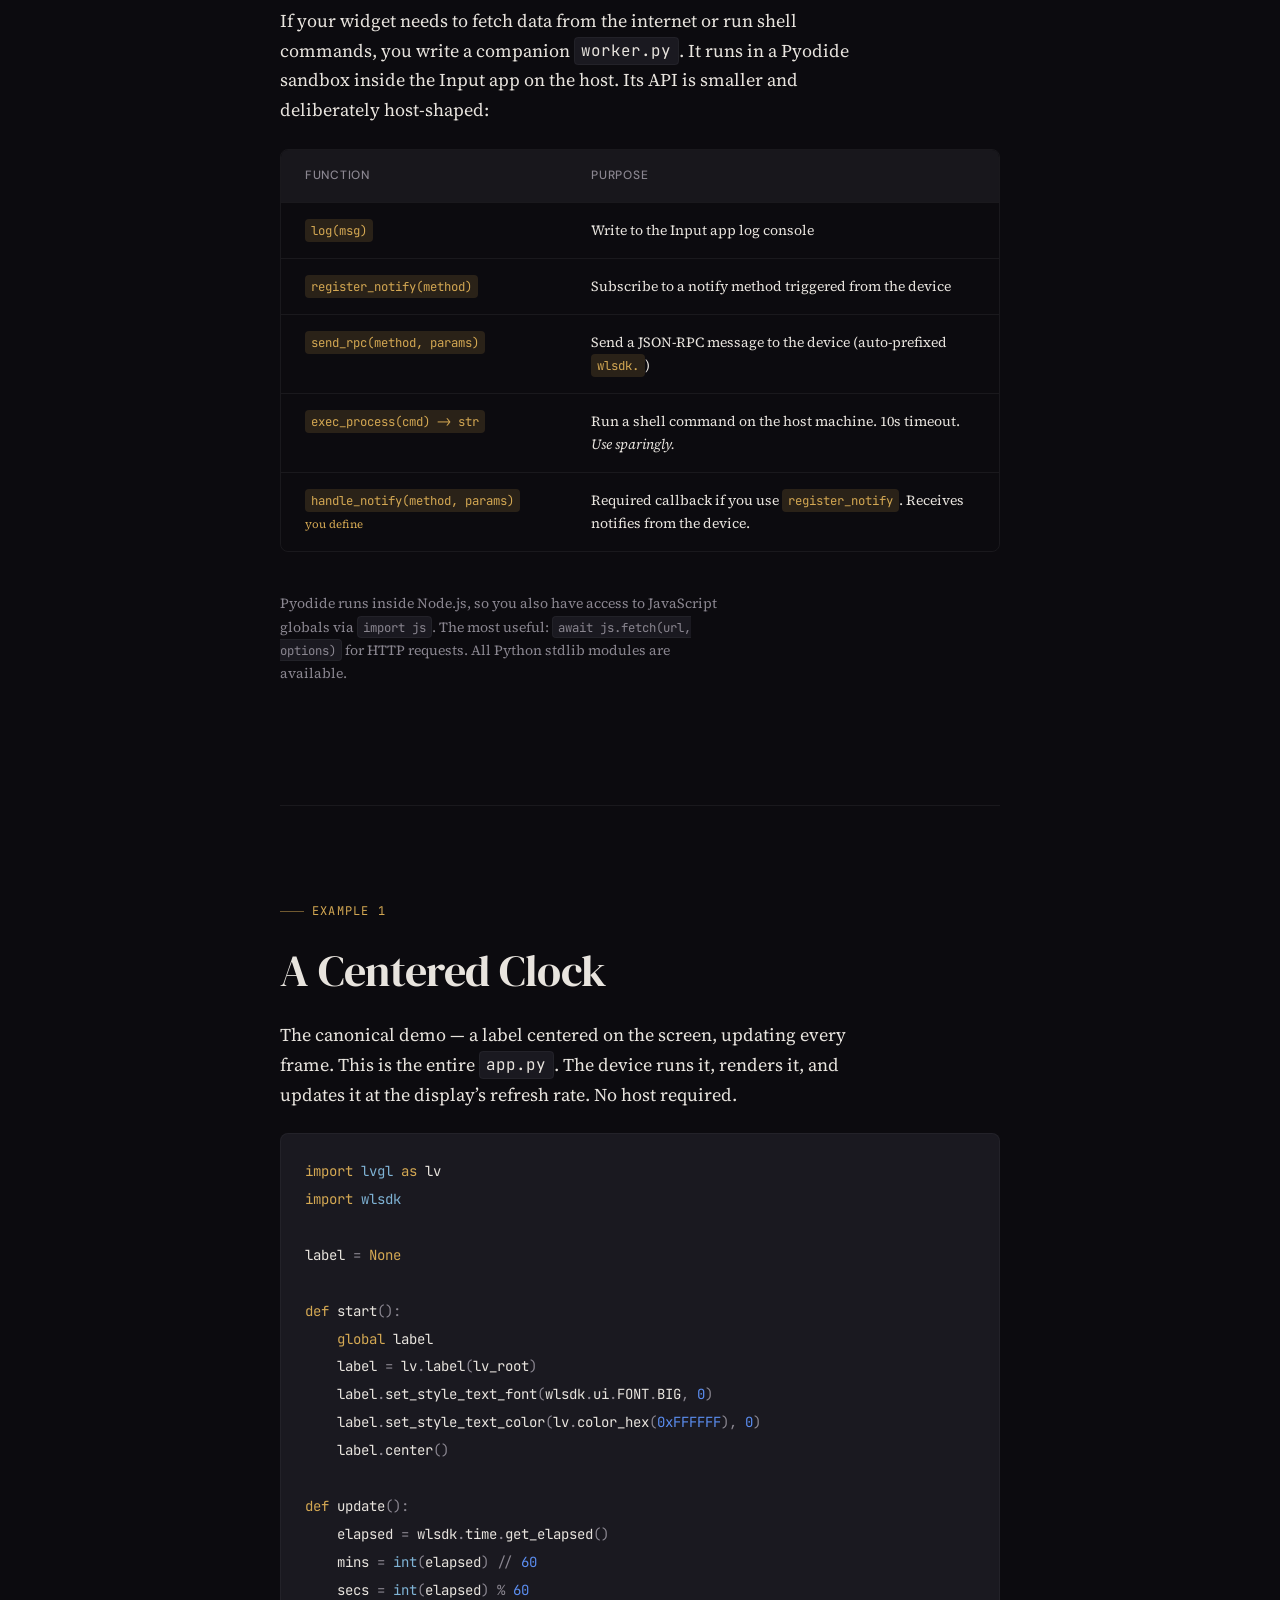
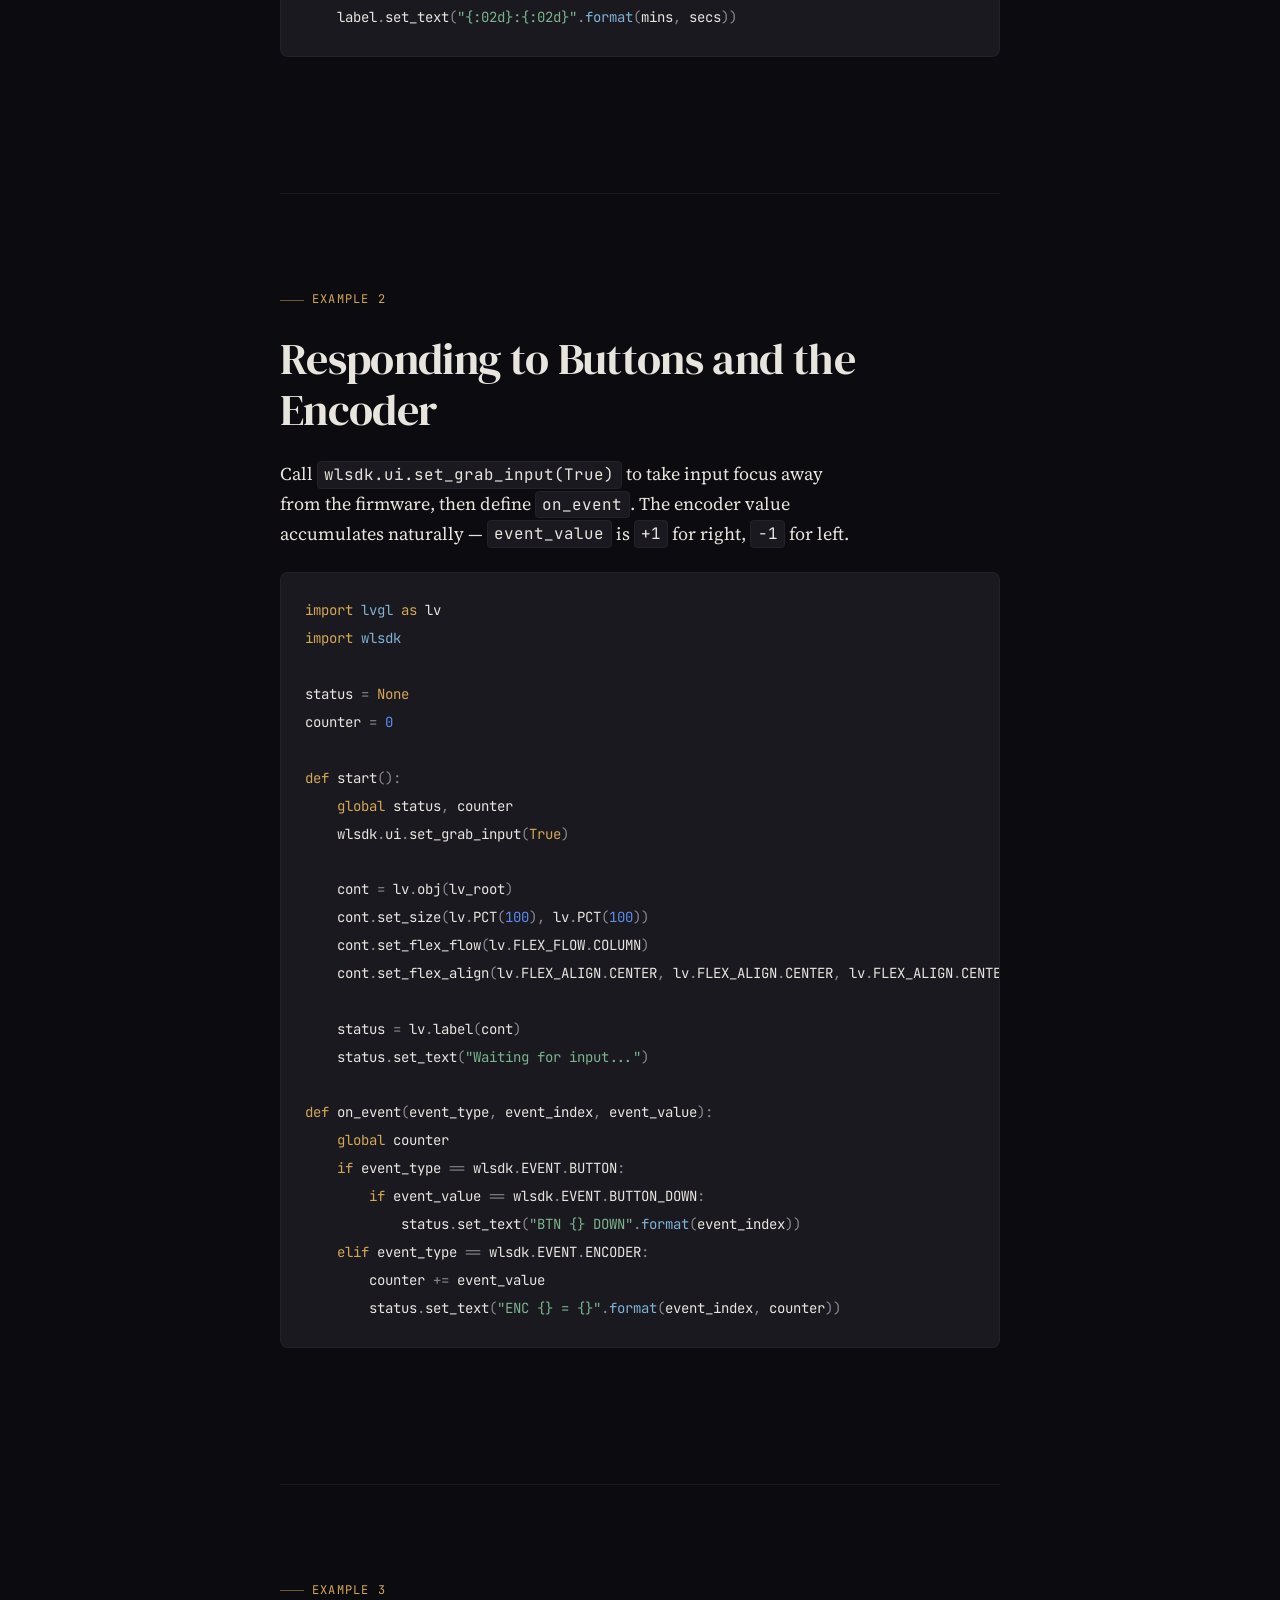
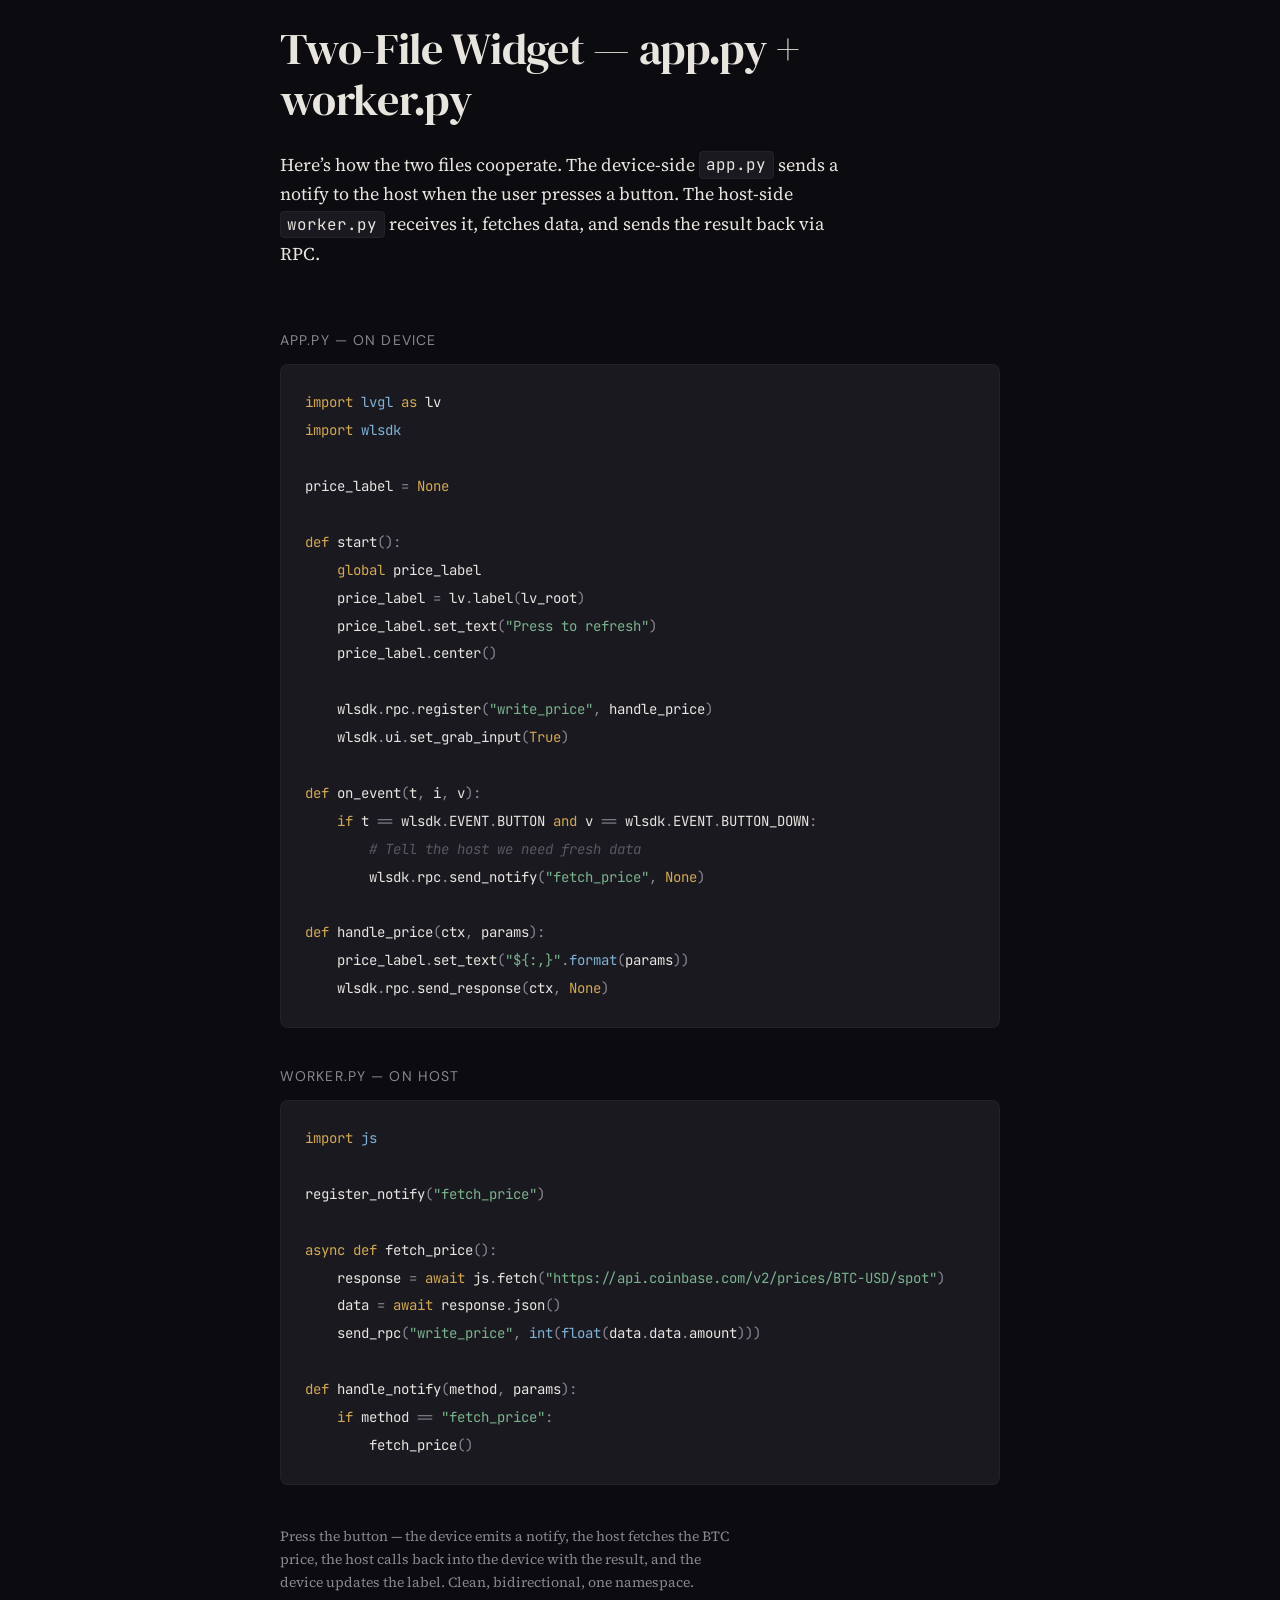
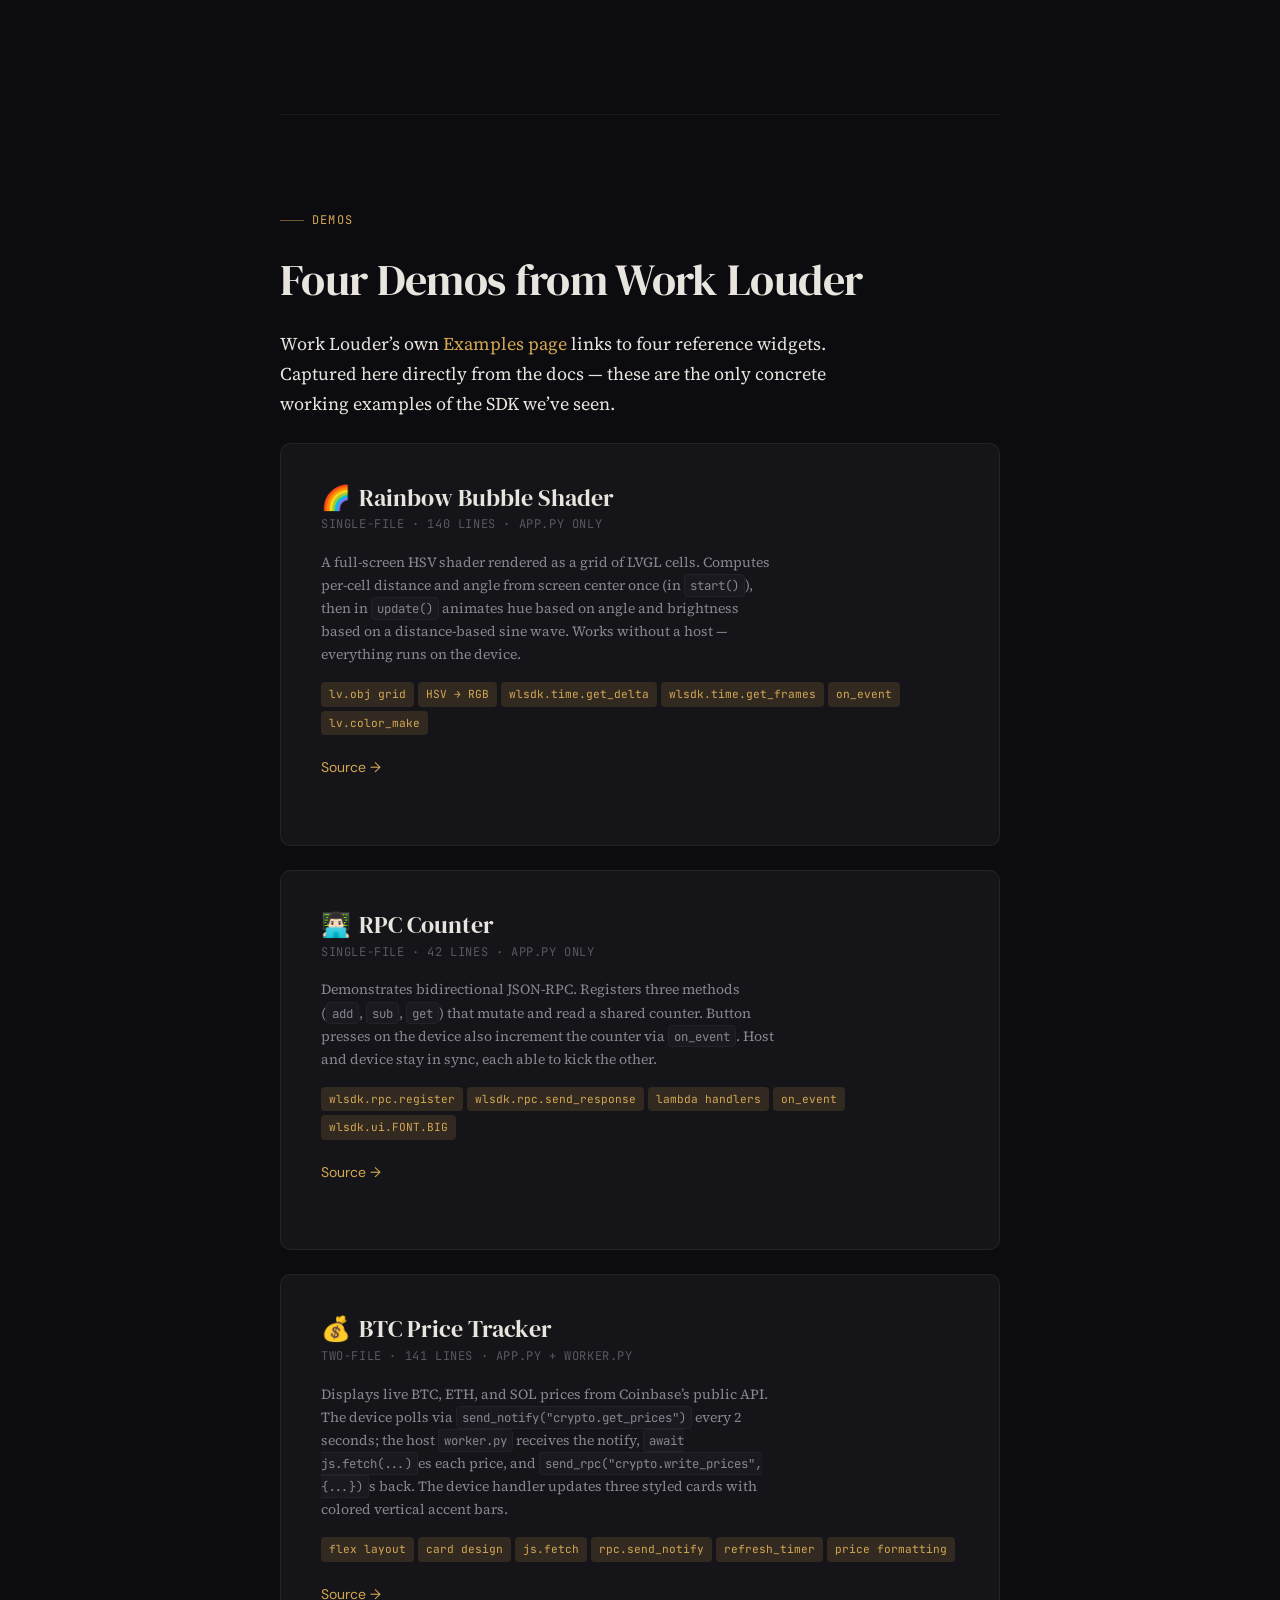
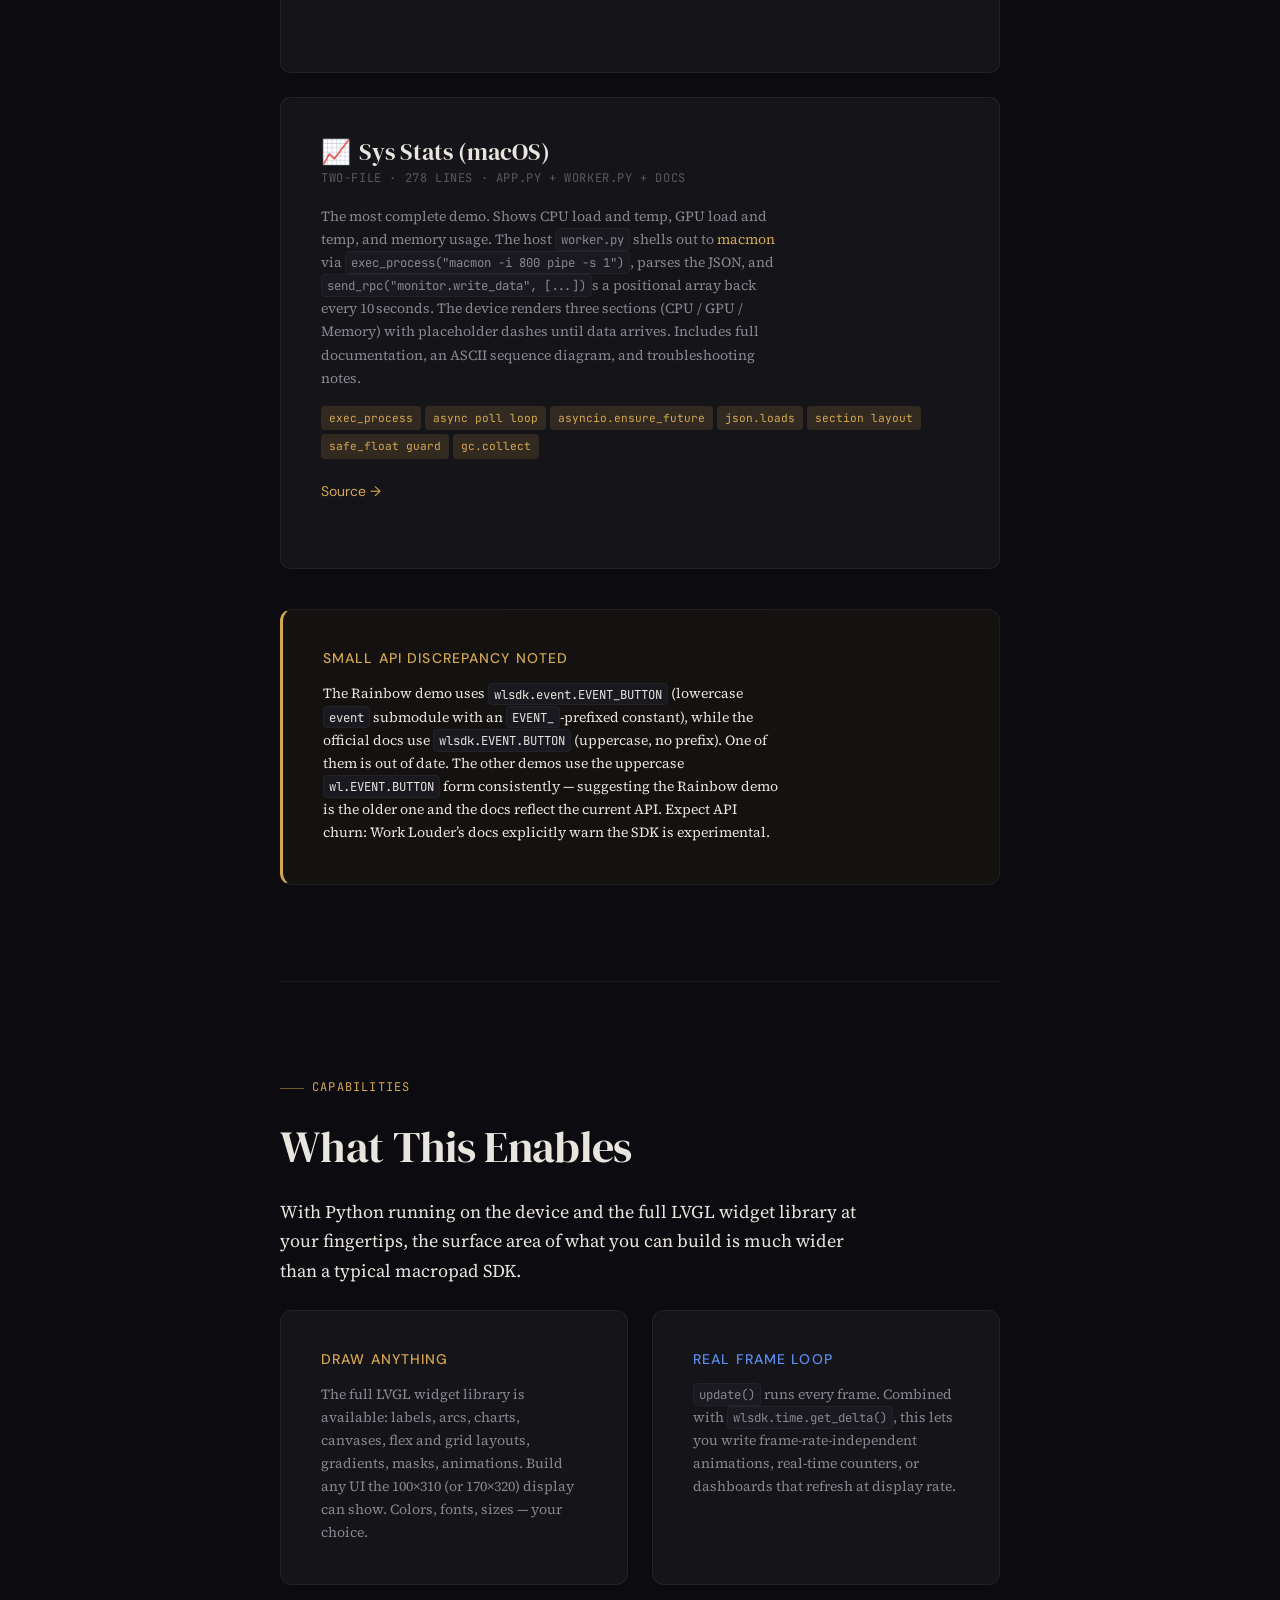
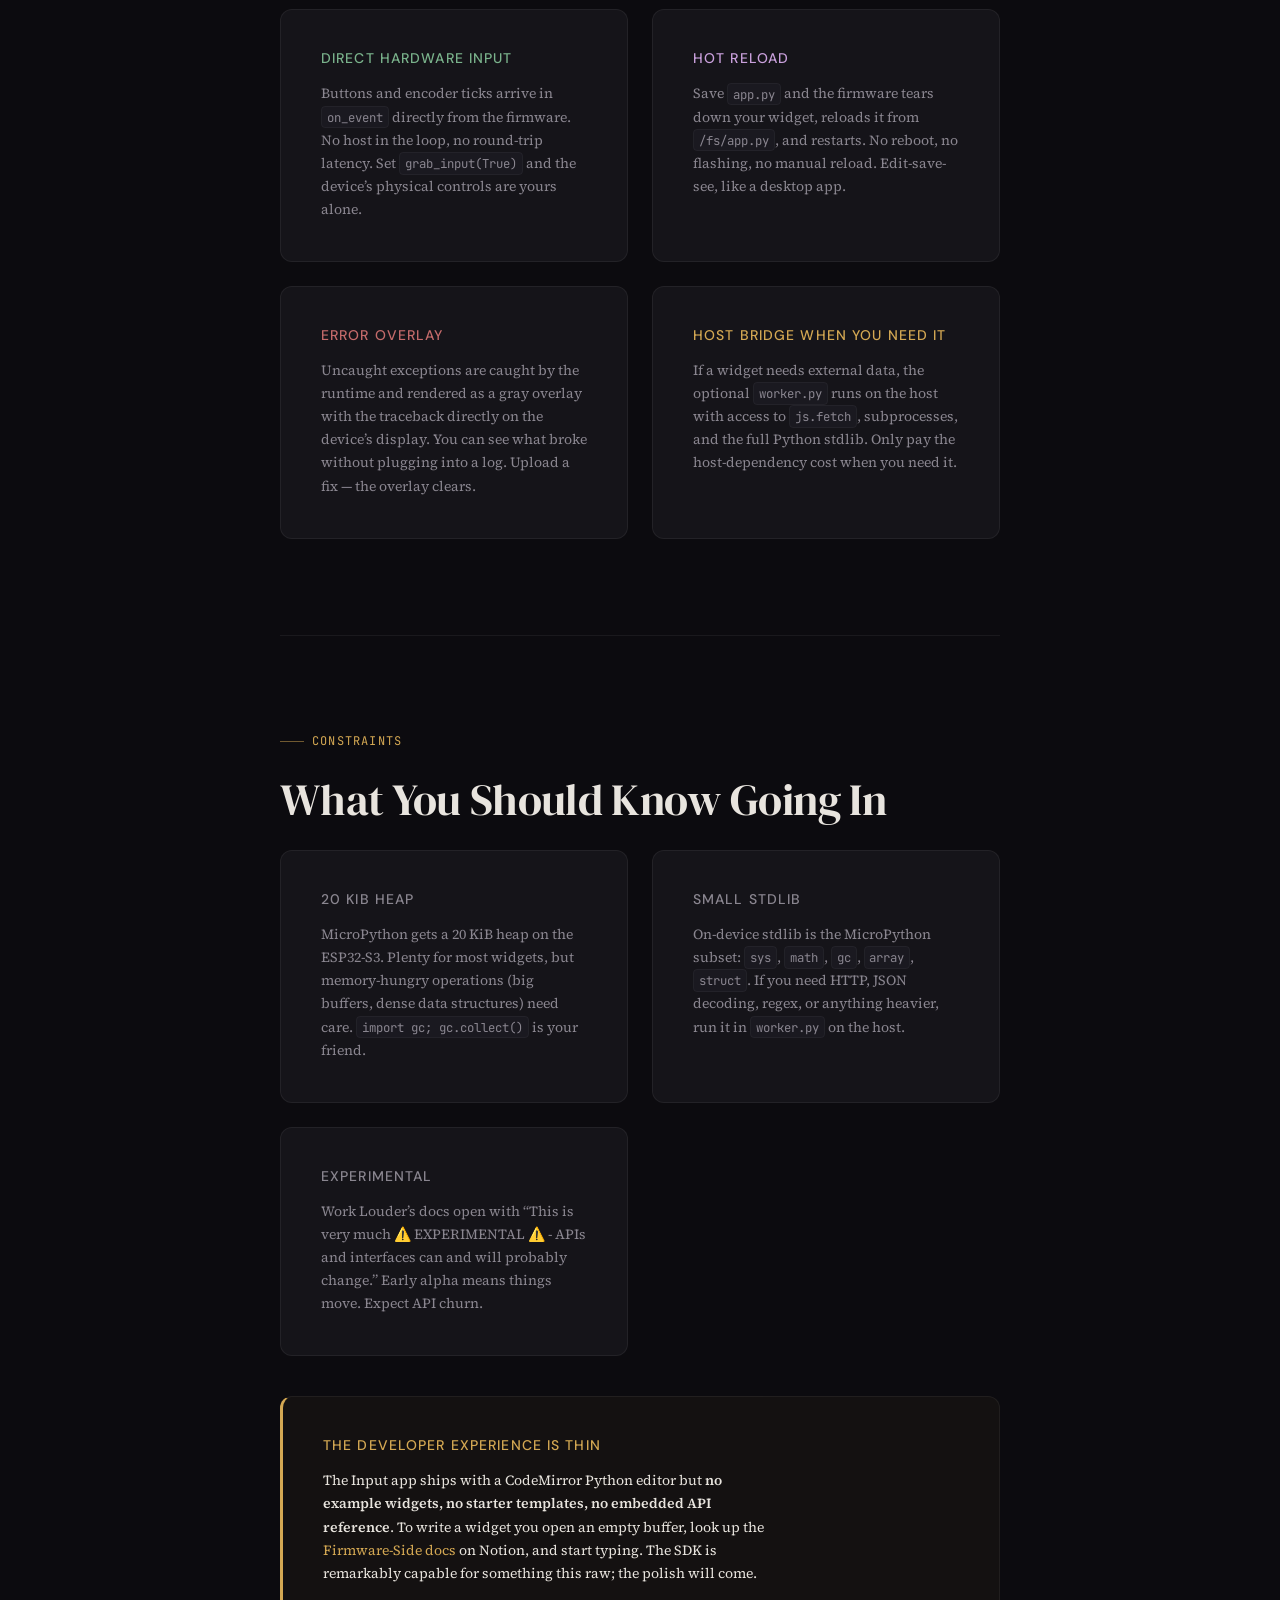
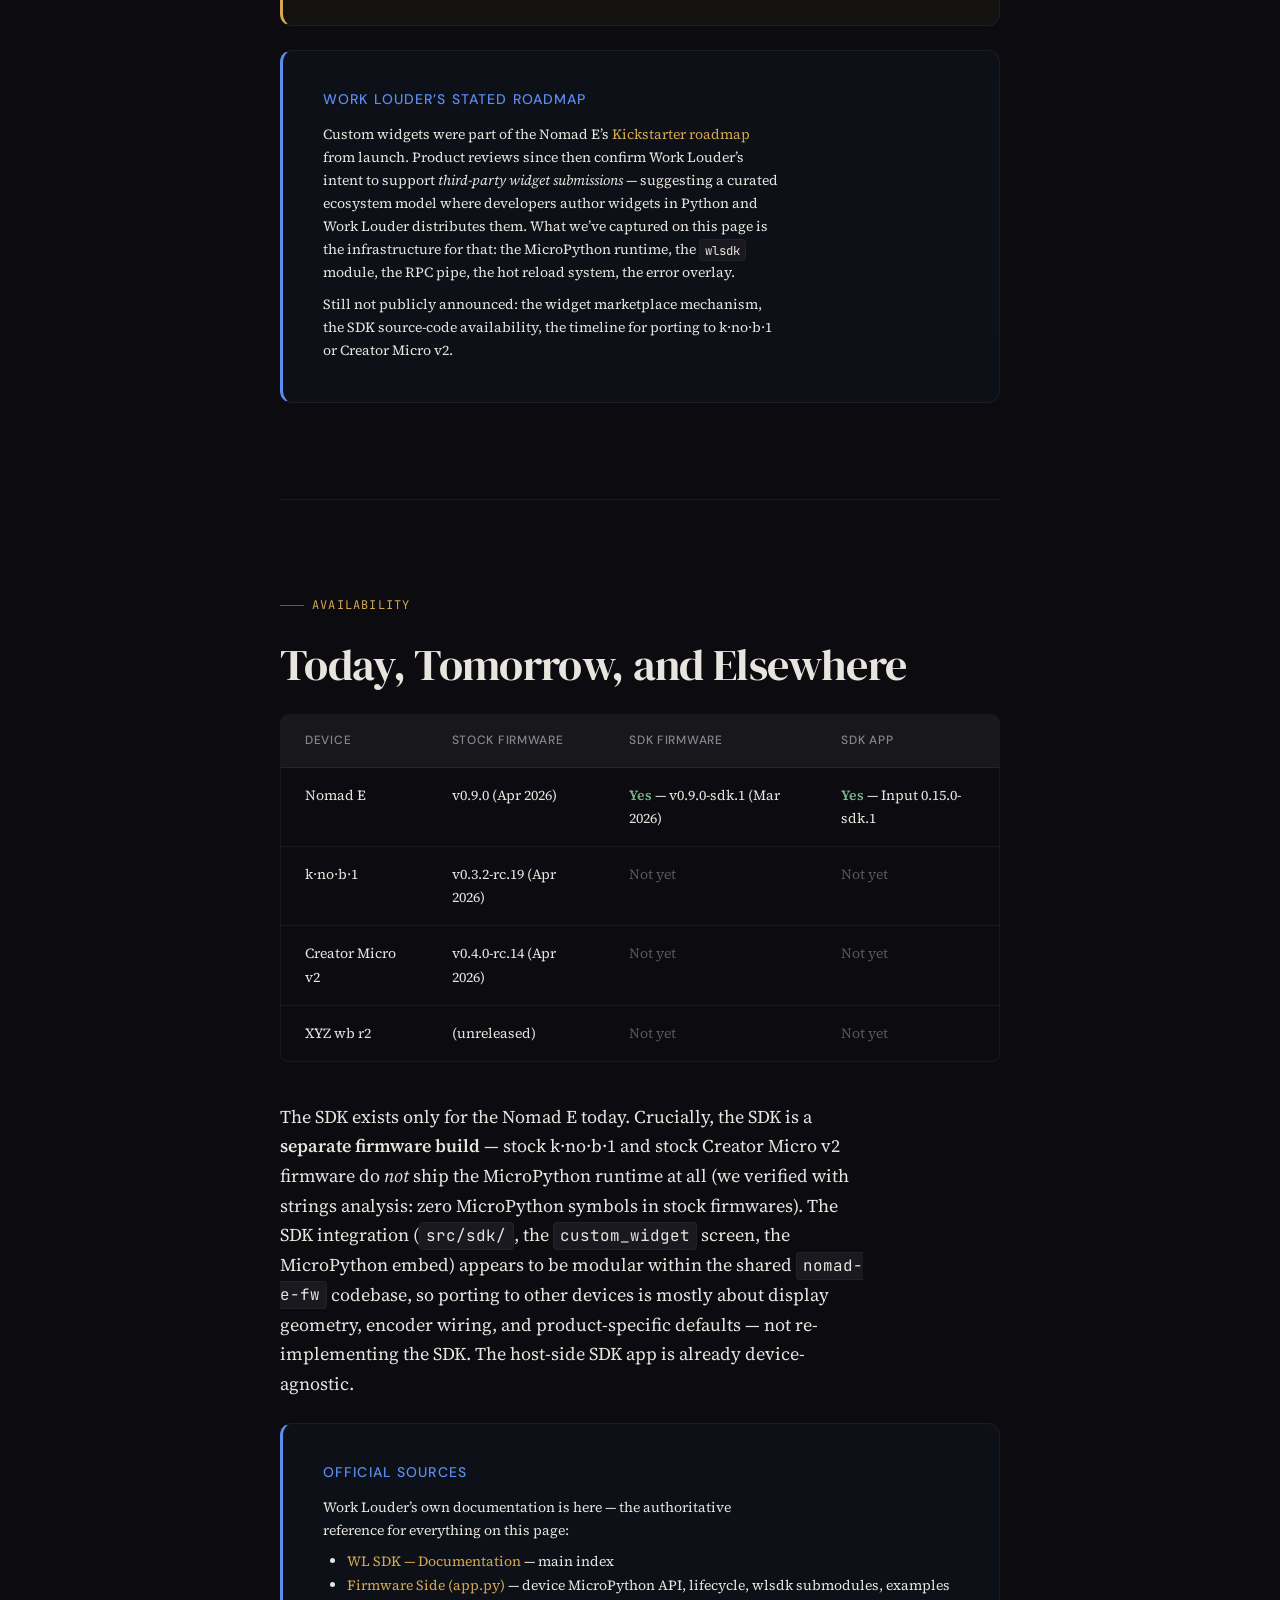
<file: pages/sdk.html>
<!DOCTYPE html>
<html lang="en">
<head>
<meta name="robots" content="noindex, nofollow">
  <meta charset="UTF-8">
  <meta name="viewport" content="width=device-width, initial-scale=1.0">
  <title>The SDK — Extending the Knob</title>
  <meta name="description" content="Work Louder's MicroPython SDK. The architecture, the 5-function Python API, example widgets, and what becomes possible.">
  <link rel="stylesheet" href="../css/style.css">
  <style>
    /* --- Python syntax highlighting (custom, palette-matched) --- */
    pre code.language-python {
      color: var(--text);
    }
    .tok-kw    { color: #D4A853; }  /* keywords: def, class, if, etc. */
    .tok-self  { color: #D4A853; font-style: italic; }
    .tok-bi    { color: #7FB3D5; }  /* builtins */
    .tok-def   { color: #E8E4DE; }  /* function/class names */
    .tok-str   { color: #7AB38C; }  /* strings */
    .tok-num   { color: #5B8DEF; }  /* numbers */
    .tok-com   { color: #5A5760; font-style: italic; }  /* comments */
    .tok-dec   { color: #C9A0DC; }  /* decorators */
    .tok-op    { color: #8A8690; }  /* operators */
    .tok-punc  { color: #8A8690; }


    /* --- Hero with confetti --- */
    .sdk-hero {
      min-height: 70vh;
      display: flex;
      flex-direction: column;
      justify-content: center;
      align-items: flex-start;
      padding: var(--space-4xl) 0 var(--space-3xl);
      position: relative;
      overflow: visible;
    }

    .sdk-hero-emoji-wrap {
      position: relative;
      margin-bottom: var(--space-xl);
      cursor: pointer;
      user-select: none;
    }

    .sdk-hero-emoji {
      font-size: 8rem;
      line-height: 1;
      display: inline-block;
      transition: transform var(--duration) var(--ease-out);
      animation: breathe 4s ease-in-out infinite;
      filter: drop-shadow(0 8px 24px rgba(212, 168, 83, 0.15));
    }

    @keyframes breathe {
      0%, 100% { transform: scale(1); }
      50% { transform: scale(1.04); }
    }

    .sdk-hero-emoji-wrap:hover .sdk-hero-emoji {
      animation: shake 0.6s ease-in-out;
    }

    .sdk-hero-emoji-wrap.burst .sdk-hero-emoji {
      animation: shake 0.6s ease-in-out;
    }

    @keyframes shake {
      0%, 100% { transform: scale(1) rotate(0deg); }
      15% { transform: scale(1.1) rotate(-3deg); }
      30% { transform: scale(1.1) rotate(3deg); }
      45% { transform: scale(1.12) rotate(-2deg); }
      60% { transform: scale(1.1) rotate(2deg); }
      75% { transform: scale(1.05) rotate(-1deg); }
    }

    @keyframes confetti-fall {
      0% {
        opacity: 0;
        transform: translate(0, 0) rotate(0deg) scale(0.4);
      }
      15% {
        opacity: 1;
      }
      100% {
        opacity: 0;
        transform: translate(var(--dx), var(--dy)) rotate(var(--rot)) scale(1);
      }
    }

    .confetti-piece {
      position: absolute;
      top: 50%;
      left: 50%;
      width: 8px;
      height: 14px;
      border-radius: 2px;
      pointer-events: none;
      animation: confetti-fall 1.6s var(--ease-out) forwards;
      will-change: transform, opacity;
    }

    .sdk-hero-hint {
      font-family: var(--font-ui);
      font-size: var(--text-xs);
      color: var(--text-tertiary);
      margin-top: var(--space-sm);
      font-style: italic;
      opacity: 0;
      transition: opacity var(--duration) var(--ease-out);
    }

    .sdk-hero-emoji-wrap:hover + .sdk-hero-hint,
    .sdk-hero-emoji-wrap.has-played + .sdk-hero-hint {
      opacity: 1;
    }

    /* The playful deck line — sits close to the emoji like a caption */
    .sdk-deck {
      font-family: var(--font-body);
      font-size: var(--text-base);
      color: var(--text-secondary);
      max-width: 38ch;
      line-height: var(--leading-snug);
      margin-top: var(--space-md);
      padding-left: var(--space-sm);
      border-left: 2px solid var(--accent);
    }
    .sdk-deck em {
      font-style: italic;
      color: var(--text);
    }

    .sdk-hero h1 {
      font-size: clamp(2.5rem, 5vw, var(--text-4xl));
      max-width: 18ch;
      margin-bottom: var(--space-xl);
    }

    .sdk-hero .subtitle {
      font-family: var(--font-body);
      font-size: var(--text-lg);
      color: var(--text-secondary);
      max-width: 58ch;
      line-height: var(--leading-snug);
      margin-bottom: var(--space-lg);
      font-style: italic;
    }

    .sdk-hero .subtitle strong {
      color: var(--text);
      font-style: normal;
    }

    .sdk-hero .meta {
      font-family: var(--font-mono);
      font-size: var(--text-xs);
      color: var(--text-tertiary);
    }

    /* --- Stats --- */
    .sdk-stats {
      display: grid;
      grid-template-columns: repeat(auto-fit, minmax(140px, 1fr));
      gap: var(--space-md);
      margin: var(--space-xl) 0;
    }

    .sdk-stat {
      background: var(--surface);
      border: 1px solid var(--surface-border);
      border-radius: 10px;
      padding: var(--space-lg);
      text-align: center;
    }

    .sdk-stat .num {
      font-family: var(--font-display);
      font-size: var(--text-3xl);
      color: var(--accent);
      line-height: 1;
      margin-bottom: var(--space-xs);
    }

    .sdk-stat .label {
      font-family: var(--font-ui);
      font-size: var(--text-xs);
      color: var(--text-secondary);
      text-transform: uppercase;
      letter-spacing: 0.05em;
    }

    /* --- Architecture diagram --- */
    .arch-diagram {
      display: grid;
      grid-template-columns: 1fr auto 1fr;
      gap: var(--space-md);
      align-items: center;
      margin: var(--space-2xl) 0;
    }

    .arch-box {
      background: var(--surface);
      border: 1px solid var(--surface-border);
      border-radius: 10px;
      padding: var(--space-lg);
      font-family: var(--font-ui);
      font-size: var(--text-sm);
    }

    .arch-box .arch-title {
      font-family: var(--font-display);
      font-size: var(--text-lg);
      color: var(--text);
      margin-bottom: var(--space-sm);
    }

    .arch-box .arch-sub {
      font-size: var(--text-xs);
      color: var(--text-tertiary);
      margin-bottom: var(--space-md);
      font-family: var(--font-mono);
    }

    .arch-box ul {
      list-style: none;
      padding: 0;
      margin: 0;
    }

    .arch-box li {
      padding: 4px 0;
      font-size: var(--text-sm);
      color: var(--text-secondary);
      display: flex;
      align-items: baseline;
      gap: var(--space-sm);
    }

    .arch-box li::before {
      content: '';
      width: 4px;
      height: 4px;
      border-radius: 50%;
      background: var(--accent);
      opacity: 0.5;
      flex-shrink: 0;
    }

    .arch-arrow {
      display: flex;
      flex-direction: column;
      align-items: center;
      gap: var(--space-xs);
      padding: 0 var(--space-md);
    }

    .arch-arrow .line {
      width: 40px;
      text-align: center;
      font-family: var(--font-mono);
      color: var(--accent);
      font-size: var(--text-xl);
    }

    .arch-arrow .label {
      font-family: var(--font-mono);
      font-size: var(--text-xs);
      color: var(--text-tertiary);
      text-align: center;
    }

    @media (max-width: 768px) {
      .arch-diagram { grid-template-columns: 1fr; }
      .arch-arrow { flex-direction: row; justify-content: center; }
      .arch-arrow .line { transform: rotate(90deg); }
      .sdk-hero-emoji { font-size: 5rem; }
    }
  </style>
</head>
<body>

  <!-- Navigation -->
  <nav class="nav">
    <a href="../index.html" class="nav-logo">
      <span class="dot"></span>
      extending the knob
    </a>
    <ul class="nav-links">
      <li><a href="hardware.html">Hardware</a></li>
      <li><a href="protocol.html">Protocol</a></li>
      <li><a href="display.html">Display</a></li>
      <li><a href="sdk.html" class="active">SDK</a></li>
      <li><a href="configuration.html">Configuration</a></li>
      <li><a href="tools.html">Tools</a></li>
      <li><a href="confidence.html">Confidence</a></li>
    </ul>
  </nav>

  <main class="page">

    <!-- Hero with Confetti -->
    <section class="sdk-hero container">
      <div class="sdk-hero-emoji-wrap" id="emojiWrap" title="Click me">
        <div class="sdk-hero-emoji" id="sdkEmoji">&#129323;</div>
      </div>
      <div class="sdk-deck fade-in">
        <em>They&rsquo;re not hiding it. They&rsquo;re just not telling anyone.</em>
      </div>

      <h4 class="section-label fade-in" style="margin-top: var(--space-xl);">The SDK</h4>
      <h1 class="fade-in">Python, Running on the Keyboard Itself.</h1>
      <p class="subtitle fade-in">
        Found in a public repo with a <span style="font-style: normal;">&#128064;</span>
        for a README and a <span style="font-style: normal;">&#129323;</span>
        in the release notes. Work Louder has quietly shipped a
        <strong>MicroPython SDK</strong> for the Nomad&nbsp;E &mdash; the firmware executes your Python
        directly on the ESP32-S3 with full LVGL access, and scripts hot-reload the moment you save.
      </p>
      <div class="meta fade-in">
        repo: input-releases-internal &middot; tag: sdk-alpha-0.1 &middot; device: Nomad&nbsp;E (only, for&nbsp;now)
      </div>
    </section>

    <!-- Stats -->
    <section class="container fade-in">
      <div class="sdk-stats">
        <div class="sdk-stat">
          <div class="num">v1.26.1</div>
          <div class="label">MicroPython on device</div>
        </div>
        <div class="sdk-stat">
          <div class="num">20 KiB</div>
          <div class="label">MicroPython heap</div>
        </div>
        <div class="sdk-stat">
          <div class="num">481</div>
          <div class="label">LVGL bindings</div>
        </div>
        <div class="sdk-stat">
          <div class="num">5</div>
          <div class="label">wlsdk submodules</div>
        </div>
        <div class="sdk-stat">
          <div class="num">4</div>
          <div class="label">Lifecycle hooks</div>
        </div>
      </div>
    </section>

    <!-- The Architecture -->
    <section class="section container">
      <div class="section-label fade-in">The Architecture</div>
      <h2 class="fade-in">Python, Running on the Knob Itself</h2>
      <p class="fade-in">
        The firmware boots an embedded MicroPython runtime with 481 bindings to the full LVGL 9
        widget library. Your <code>app.py</code> is loaded from <code>/fs/app.py</code> on the
        device&rsquo;s LittleFS, executed in that MicroPython interpreter, and rendered directly
        to the display. Lifecycle hooks (<code>start</code>, <code>update</code>,
        <code>on_event</code>, <code>end</code>) run on the device&rsquo;s frame loop.
      </p>
      <p class="fade-in">
        An <em>optional</em> <code>worker.py</code> runs in a separate Pyodide sandbox in the
        Input app on your computer, for tasks the device can&rsquo;t do easily &mdash; HTTP
        requests, subprocess calls, anything that needs the host. The two communicate over
        JSON-RPC with a shared <code>wlsdk.*</code> method namespace.
      </p>

      <h3 class="fade-in" style="margin-top: var(--space-2xl);">The Data Flow</h3>

      <style>
        .arch-svg {
          width: 100%;
          height: auto;
          margin: var(--space-xl) 0;
          display: block;
        }
        .arch-svg text {
          font-family: var(--font-ui);
          fill: var(--text);
        }
        .arch-svg .a-title {
          font-family: var(--font-display);
          font-size: 20px;
        }
        .arch-svg .a-sub {
          font-family: var(--font-mono);
          font-size: 10px;
          fill: var(--text-tertiary);
          letter-spacing: 0.5px;
        }
        .arch-svg .a-label {
          font-family: var(--font-ui);
          font-size: 11px;
          fill: var(--text-secondary);
        }
        .arch-svg .a-label-strong {
          font-family: var(--font-ui);
          font-size: 11px;
          font-weight: 500;
          fill: var(--text);
        }
        .arch-svg .a-data {
          font-family: var(--font-mono);
          font-size: 10px;
          fill: var(--accent);
        }
        .arch-svg .a-rect {
          fill: var(--surface-solid);
          stroke: var(--surface-border);
          stroke-width: 1;
        }
        .arch-svg .a-chip {
          fill: #17151b;
          stroke: var(--surface-border);
          stroke-width: 1;
        }
        .arch-svg .a-screen {
          fill: #0a0a0e;
          stroke: var(--surface-border);
          stroke-width: 1;
        }
        .arch-svg .a-storage {
          fill: rgba(91, 141, 239, 0.08);
          stroke: rgba(91, 141, 239, 0.3);
          stroke-width: 1;
          stroke-dasharray: 3 2;
        }
        .arch-svg .a-exec {
          fill: rgba(212, 168, 83, 0.08);
          stroke: rgba(212, 168, 83, 0.4);
          stroke-width: 1;
        }
        .arch-svg .a-latent {
          fill: rgba(196, 107, 107, 0.05);
          stroke: rgba(196, 107, 107, 0.25);
          stroke-width: 1;
          stroke-dasharray: 2 3;
        }
        .arch-svg .a-arrow-out {
          stroke: var(--accent);
          stroke-width: 1.5;
          fill: none;
        }
        .arch-svg .a-arrow-in {
          stroke: var(--green);
          stroke-width: 1.5;
          fill: none;
        }
        .arch-svg .a-cable {
          stroke: var(--text-tertiary);
          stroke-width: 2;
          fill: none;
          opacity: 0.5;
        }
        .arch-svg .a-file-icon {
          fill: var(--accent-dim);
          stroke: var(--accent);
          stroke-width: 1;
        }
        .arch-svg .a-note {
          font-family: var(--font-body);
          font-style: italic;
          font-size: 11px;
          fill: var(--text-tertiary);
        }
        .arch-svg .a-dot {
          fill: var(--accent);
        }
        .arch-svg .a-dot-green {
          fill: var(--green);
        }
        .arch-svg .a-pulse {
          animation: pulse-dot 2s ease-in-out infinite;
        }
        @keyframes pulse-dot {
          0%, 100% { opacity: 0.3; }
          50% { opacity: 1; }
        }
        /* Animated data flow */
        .arch-svg .flow-particle {
          fill: var(--accent);
        }
        .arch-svg .flow-out-path {
          stroke-dasharray: 3 6;
          animation: flow-dash 1.5s linear infinite;
        }
        .arch-svg .flow-in-path {
          stroke-dasharray: 3 6;
          animation: flow-dash-rev 1.5s linear infinite;
        }
        @keyframes flow-dash {
          to { stroke-dashoffset: -18; }
        }
        @keyframes flow-dash-rev {
          to { stroke-dashoffset: 18; }
        }
      </style>

      <div class="fade-in">
      <svg class="arch-svg" viewBox="0 0 900 440" xmlns="http://www.w3.org/2000/svg" role="img" aria-label="SDK architecture: app.py runs on the ESP32-S3 in MicroPython with LVGL bindings; worker.py optionally runs on the host in Pyodide for external data">
        <defs>
          <marker id="arrow-amber" viewBox="0 0 10 10" refX="9" refY="5" markerWidth="7" markerHeight="7" orient="auto-start-reverse">
            <path d="M 0 0 L 10 5 L 0 10 Z" fill="#D4A853" />
          </marker>
          <marker id="arrow-green" viewBox="0 0 10 10" refX="9" refY="5" markerWidth="7" markerHeight="7" orient="auto-start-reverse">
            <path d="M 0 0 L 10 5 L 0 10 Z" fill="#7AB38C" />
          </marker>
        </defs>

        <!-- HOST side (smaller — secondary/optional) -->
        <g transform="translate(20, 40)">
          <text class="a-sub" x="0" y="0">HOST (OPTIONAL)</text>
          <text class="a-title" x="0" y="24">Input app</text>

          <rect class="a-rect" x="0" y="44" width="300" height="300" rx="10" />

          <!-- Editor -->
          <g transform="translate(16, 60)">
            <rect class="a-screen" x="0" y="0" width="268" height="70" rx="6" />
            <text class="a-label-strong" x="10" y="18">CodeMirror Editor</text>
            <text class="a-sub" x="10" y="30" style="font-size: 9px;">edit app.py and worker.py</text>
            <!-- Code lines mockup -->
            <rect x="10" y="40" width="80" height="3" rx="1.5" fill="#D4A853" opacity="0.7"/>
            <rect x="10" y="48" width="130" height="3" rx="1.5" fill="#8A8690" opacity="0.5"/>
            <rect x="22" y="56" width="80" height="3" rx="1.5" fill="#7AB38C" opacity="0.7"/>
            <rect x="10" y="64" width="60" height="3" rx="1.5" fill="#D4A853" opacity="0.7"/>
          </g>

          <!-- worker.py Pyodide (optional, dashed/muted) -->
          <g transform="translate(16, 146)">
            <rect class="a-latent" x="0" y="0" width="268" height="124" rx="6" />
            <text class="a-label-strong" x="10" y="18">Pyodide Worker</text>
            <text class="a-sub" x="10" y="32">optional &middot; only if you need external data</text>

            <!-- worker.py file inside -->
            <g transform="translate(10, 46)">
              <path class="a-file-icon" d="M 0 0 L 16 0 L 22 6 L 22 28 L 0 28 Z" opacity="0.7"/>
              <text class="a-label" x="28" y="14">worker.py</text>
              <text class="a-sub" x="28" y="24" style="font-size: 9px;">runs HTTP, subprocess</text>
            </g>

            <g transform="translate(10, 88)">
              <text class="a-sub" x="0" y="0" style="font-size: 9px;">HOST API</text>
              <text class="a-data" x="0" y="12" style="font-size: 9px;">send_rpc &middot; register_notify</text>
              <text class="a-data" x="0" y="24" style="font-size: 9px;">handle_notify &middot; exec_process</text>
            </g>
          </g>

          <!-- USB connection -->
          <g transform="translate(16, 286)">
            <rect class="a-rect" x="0" y="0" width="268" height="46" rx="6" />
            <text class="a-label-strong" x="10" y="18">Input app (Electron)</text>
            <text class="a-sub" x="10" y="32" style="font-size: 9px;">WebSocket &rarr; USB HID bridge</text>
          </g>
        </g>

        <!-- USB / bridge arrows -->
        <g>
          <!-- bi-directional JSON-RPC -->
          <path class="a-arrow-out flow-out-path" d="M 325 180 C 400 180, 460 180, 540 180" marker-end="url(#arrow-amber)" />
          <text class="a-label-strong" x="430" y="165" text-anchor="middle">JSON-RPC call</text>
          <text class="a-data" x="430" y="148" text-anchor="middle" style="font-size: 10px;">{ "method": "wlsdk.fetch_data", ... }</text>

          <path class="a-arrow-in flow-in-path" d="M 540 220 C 460 220, 400 220, 325 220" marker-end="url(#arrow-green)" />
          <text class="a-label-strong" x="430" y="254" text-anchor="middle" style="fill: #7AB38C;">notify / response</text>
          <text class="a-data" x="430" y="272" text-anchor="middle" style="font-size: 10px; fill: #7AB38C;">{ "method": "wlsdk.price_update", ... }</text>

          <text class="a-sub" x="430" y="298" text-anchor="middle">over USB HID (vendor 0xFF00)</text>
        </g>

        <!-- DEVICE side (LARGER — this is where most execution happens) -->
        <g transform="translate(540, 40)">
          <text class="a-sub" x="0" y="0">DEVICE (PRIMARY EXECUTION)</text>
          <text class="a-title" x="0" y="24">Nomad E / k&middot;no&middot;b&middot;1</text>

          <rect class="a-exec" x="0" y="44" width="350" height="340" rx="10" />

          <!-- ESP32-S3 chip -->
          <g transform="translate(18, 64)">
            <rect class="a-chip" x="0" y="0" width="90" height="52" rx="4" />
            <text class="a-label-strong" x="45" y="22" text-anchor="middle" style="font-size: 10px;">ESP32-S3</text>
            <text class="a-sub" x="45" y="35" text-anchor="middle" style="font-size: 8px;">Xtensa LX7</text>
            <g stroke="var(--text-tertiary)" stroke-width="0.8" opacity="0.6">
              <line x1="10" y1="52" x2="10" y2="56"/>
              <line x1="20" y1="52" x2="20" y2="56"/>
              <line x1="30" y1="52" x2="30" y2="56"/>
              <line x1="40" y1="52" x2="40" y2="56"/>
              <line x1="60" y1="52" x2="60" y2="56"/>
              <line x1="70" y1="52" x2="70" y2="56"/>
              <line x1="80" y1="52" x2="80" y2="56"/>
            </g>
          </g>

          <!-- MicroPython runtime (PROMINENT, amber/execution color) -->
          <g transform="translate(124, 64)">
            <rect class="a-exec" x="0" y="0" width="210" height="90" rx="6" style="stroke: var(--accent); stroke-width: 1.5;" />
            <text class="a-label-strong" x="12" y="18">MicroPython v1.26.1</text>
            <text class="a-sub" x="12" y="30">20 KiB heap &middot; 481 LVGL bindings</text>

            <!-- app.py EXECUTING -->
            <g transform="translate(12, 40)">
              <path class="a-file-icon" d="M 0 0 L 18 0 L 26 8 L 26 32 L 0 32 Z" />
              <path d="M 18 0 L 18 8 L 26 8" fill="none" stroke="#D4A853" stroke-width="1"/>
              <text class="a-label-strong" x="34" y="14">app.py</text>
              <text class="a-label" x="34" y="26" style="fill: var(--accent);">executing</text>
              <text class="a-sub" x="34" y="38" style="font-size: 9px;">/fs/app.py &rarr; hot reload</text>
            </g>
          </g>

          <!-- Lifecycle hooks box -->
          <g transform="translate(18, 168)">
            <rect class="a-rect" x="0" y="0" width="210" height="88" rx="6" />
            <text class="a-label-strong" x="12" y="18">Lifecycle hooks</text>
            <text class="a-sub" x="12" y="30" style="font-size: 9px;">you define these in app.py</text>

            <g transform="translate(12, 42)">
              <text class="a-data" x="0" y="0">start()</text>
              <text class="a-sub" x="70" y="0" style="font-size: 9px;">once after load</text>
              <text class="a-data" x="0" y="12">update()</text>
              <text class="a-sub" x="70" y="12" style="font-size: 9px;">every frame</text>
              <text class="a-data" x="0" y="24">on_event(t, i, v)</text>
              <text class="a-sub" x="108" y="24" style="font-size: 9px;">input</text>
              <text class="a-data" x="0" y="36">end()</text>
              <text class="a-sub" x="70" y="36" style="font-size: 9px;">on teardown</text>
            </g>
          </g>

          <!-- wlsdk module box -->
          <g transform="translate(18, 268)">
            <rect class="a-rect" x="0" y="0" width="210" height="100" rx="6" />
            <text class="a-label-strong" x="12" y="18">wlsdk module</text>
            <g transform="translate(12, 30)">
              <text class="a-data" x="0" y="0">wlsdk.ui</text>
              <text class="a-sub" x="70" y="0" style="font-size: 9px;">screen + fonts</text>
              <text class="a-data" x="0" y="12">wlsdk.EVENT</text>
              <text class="a-sub" x="70" y="12" style="font-size: 9px;">constants</text>
              <text class="a-data" x="0" y="24">wlsdk.time</text>
              <text class="a-sub" x="70" y="24" style="font-size: 9px;">frame timing</text>
              <text class="a-data" x="0" y="36">wlsdk.sys</text>
              <text class="a-sub" x="70" y="36" style="font-size: 9px;">platform info</text>
              <text class="a-data" x="0" y="48">wlsdk.rpc</text>
              <text class="a-sub" x="70" y="48" style="font-size: 9px;">host comms</text>
              <text class="a-data" x="0" y="60">+ lvgl</text>
              <text class="a-sub" x="70" y="60" style="font-size: 9px;">full widget library</text>
            </g>
          </g>

          <!-- Display (tall) -->
          <g transform="translate(242, 170)">
            <rect class="a-screen" x="0" y="0" width="58" height="180" rx="4" />
            <text class="a-sub" x="29" y="194" text-anchor="middle" style="font-size: 9px;">display</text>
            <!-- Mock render -->
            <rect x="8" y="16" width="42" height="5" rx="2" fill="#D4A853" opacity="0.7"/>
            <text x="29" y="55" text-anchor="middle" fill="#E8E4DE" font-family="monospace" font-size="11">03:14</text>
            <circle cx="29" cy="90" r="16" fill="none" stroke="#5B8DEF" stroke-width="1.5" opacity="0.6" />
            <circle cx="29" cy="90" r="4" fill="#5B8DEF" opacity="0.8"/>
            <rect x="8" y="130" width="42" height="3" rx="1.5" fill="#7AB38C" opacity="0.6"/>
            <rect x="8" y="138" width="32" height="3" rx="1.5" fill="#7AB38C" opacity="0.4"/>
          </g>

          <!-- Encoder -->
          <g transform="translate(250, 62)">
            <text class="a-sub" x="20" y="-2" text-anchor="middle" style="font-size: 9px;">encoder</text>
            <circle cx="20" cy="20" r="18" fill="none" stroke="var(--text-secondary)" stroke-width="1.5" opacity="0.6"/>
            <circle cx="20" cy="20" r="6" fill="var(--accent)" opacity="0.7"/>
            <!-- Activity indicator -->
            <circle class="a-dot a-pulse" cx="20" cy="20" r="2"/>
          </g>
        </g>

        <!-- Big labeled arrow: DIRECT LVGL RENDERING (emphasizes execution on device) -->
        <g>
          <path class="a-arrow-out" d="M 728 144 C 770 144, 790 180, 790 220" fill="none" stroke="#D4A853" stroke-width="1.5" marker-end="url(#arrow-amber)" />
          <text class="a-sub" x="790" y="195" text-anchor="start" style="font-size: 9px;">direct LVGL</text>
          <text class="a-sub" x="790" y="207" text-anchor="start" style="font-size: 9px;">render</text>
        </g>

        <g>
          <path class="a-arrow-in" d="M 790 288 C 790 320, 770 340, 728 340" fill="none" stroke="#7AB38C" stroke-width="1.5" marker-end="url(#arrow-green)" />
          <text class="a-sub" x="790" y="312" text-anchor="start" style="font-size: 9px; fill: #7AB38C;">on_event</text>
        </g>

        <!-- Legend -->
        <g transform="translate(20, 408)">
          <rect x="0" y="0" width="12" height="12" fill="rgba(212, 168, 83, 0.15)" stroke="rgba(212, 168, 83, 0.6)" stroke-width="1.5"/>
          <text class="a-sub" x="18" y="10">primary execution</text>

          <rect x="160" y="0" width="12" height="12" fill="rgba(196, 107, 107, 0.05)" stroke="rgba(196, 107, 107, 0.25)" stroke-dasharray="2 3"/>
          <text class="a-sub" x="178" y="10">optional / secondary</text>

          <line x1="320" y1="6" x2="340" y2="6" stroke="#D4A853" stroke-width="1.5" stroke-dasharray="3 6"/>
          <text class="a-sub" x="346" y="10">host &rarr; device</text>

          <line x1="440" y1="6" x2="460" y2="6" stroke="#7AB38C" stroke-width="1.5" stroke-dasharray="3 6"/>
          <text class="a-sub" x="466" y="10">device &rarr; host</text>
        </g>
      </svg>
      </div>

      <p class="fade-in" style="font-size: var(--text-sm); color: var(--text-secondary);">
        The firmware loads <code>/fs/app.py</code> on boot and runs it in a MicroPython interpreter
        with a 20 KiB heap. Your code calls directly into LVGL to build widget trees on the display.
        A file-watcher hot-reloads the script with a 2-second debounce whenever you save. The
        <code>worker.py</code> on the host side is optional &mdash; you only need it when the
        device can&rsquo;t do something itself (typically: HTTP requests or spawning subprocesses).
        The two sides communicate via JSON-RPC under a shared <code>wlsdk.*</code> method namespace.
      </p>
    </section>

    <!-- API Reference: Device Side -->
    <section class="section container">
      <div class="section-label fade-in">Device API</div>
      <h2 class="fade-in">The wlsdk Module &mdash; On Device</h2>
      <p class="fade-in">
        When <code>app.py</code> runs on the device, you have access to two modules:
        <code>wlsdk</code> (Work Louder&rsquo;s SDK surface) and <code>lvgl</code>
        (the full LVGL 9 widget library, 481 bindings). A single global, <code>lv_root</code>,
        is injected as the LVGL parent for your UI elements.
      </p>

      <h3 class="fade-in" style="margin-top: var(--space-2xl);">Lifecycle Hooks</h3>
      <p class="fade-in">
        Your script can define up to four optional top-level functions. The firmware calls them
        at specific points in the widget lifecycle:
      </p>
      <div class="table-wrap fade-in">
        <table>
          <thead><tr><th>Function</th><th>When called</th><th>Arguments</th></tr></thead>
          <tbody>
            <tr><td><code>start()</code></td><td>Once, after the script body runs</td><td>None</td></tr>
            <tr><td><code>update()</code></td><td>Every frame (display refresh loop)</td><td>None</td></tr>
            <tr><td><code>on_event(event_type, event_index, event_value)</code></td><td>On button press/release or encoder turn</td><td>3 ints</td></tr>
            <tr><td><code>end()</code></td><td>On teardown (before reload or screen exit)</td><td>None</td></tr>
          </tbody>
        </table>
      </div>

      <h3 class="fade-in" style="margin-top: var(--space-2xl);">wlsdk Submodules</h3>
      <div class="table-wrap fade-in">
        <table>
          <thead><tr><th>Submodule</th><th>Purpose</th><th>Key functions</th></tr></thead>
          <tbody>
            <tr>
              <td><code>wlsdk.ui</code></td>
              <td>Screen behavior &amp; system fonts (stock LVGL Montserrat)</td>
              <td><code>get_root()</code>, <code>set_grab_input()</code>, <code>set_block_input()</code>, <code>set_stay_on_screen()</code>, <code>set_disable_overlay()</code>, <code>FONT.BIG</code>, <code>FONT.MEDIUM</code>, <code>FONT.SMALL</code></td>
            </tr>
            <tr>
              <td><code>wlsdk.EVENT</code></td>
              <td>Constants for <code>on_event</code> dispatch</td>
              <td><code>BUTTON</code> (0), <code>ENCODER</code> (1), <code>BUTTON_DOWN</code>, <code>BUTTON_UP</code>, <code>ENCODER_RIGHT</code>, <code>ENCODER_LEFT</code></td>
            </tr>
            <tr>
              <td><code>wlsdk.time</code></td>
              <td>Frame timing (for animation)</td>
              <td><code>get_delta()</code>, <code>get_elapsed()</code>, <code>get_frames()</code></td>
            </tr>
            <tr>
              <td><code>wlsdk.sys</code></td>
              <td>Platform info</td>
              <td><code>get_platform_name()</code> &mdash; returns <code>"nomad-v1"</code></td>
            </tr>
            <tr>
              <td><code>wlsdk.rpc</code></td>
              <td>Bidirectional JSON-RPC with host</td>
              <td><code>register(method, cb)</code>, <code>send_response(ctx, body)</code>, <code>send_error(ctx, code, msg)</code>, <code>send_notify(method, payload)</code></td>
            </tr>
          </tbody>
        </table>
      </div>

      <p class="fade-in" style="margin-top: var(--space-lg); font-size: var(--text-sm); color: var(--text-secondary);">
        Registered RPC methods are automatically namespaced under <code>wlsdk.</code> by the
        runtime. If you register <code>"ping"</code>, the host calls <code>wlsdk.ping</code>.
        The MicroPython stdlib is available: <code>sys</code>, <code>math</code>, <code>gc</code>,
        <code>array</code>, <code>struct</code>.
      </p>
    </section>

    <!-- API Reference: Host Side -->
    <section class="section container">
      <div class="section-label fade-in">Host API (Optional)</div>
      <h2 class="fade-in">worker.py &mdash; For When the Device Can&rsquo;t</h2>
      <p class="fade-in">
        If your widget needs to fetch data from the internet or run shell commands, you write a
        companion <code>worker.py</code>. It runs in a Pyodide sandbox inside the Input app on
        the host. Its API is smaller and deliberately host-shaped:
      </p>
      <div class="table-wrap fade-in">
        <table>
          <thead><tr><th>Function</th><th>Purpose</th></tr></thead>
          <tbody>
            <tr><td><code>log(msg)</code></td><td>Write to the Input app log console</td></tr>
            <tr><td><code>register_notify(method)</code></td><td>Subscribe to a notify method triggered from the device</td></tr>
            <tr><td><code>send_rpc(method, params)</code></td><td>Send a JSON-RPC message to the device (auto-prefixed <code>wlsdk.</code>)</td></tr>
            <tr><td><code>exec_process(cmd) -&gt; str</code></td><td>Run a shell command on the host machine. 10s timeout. <em>Use sparingly.</em></td></tr>
            <tr><td><code>handle_notify(method, params)</code> <span style="color: var(--accent); font-size: 0.8em;">you define</span></td><td>Required callback if you use <code>register_notify</code>. Receives notifies from the device.</td></tr>
          </tbody>
        </table>
      </div>

      <p class="fade-in" style="font-size: var(--text-sm); color: var(--text-secondary);">
        Pyodide runs inside Node.js, so you also have access to JavaScript globals via
        <code>import js</code>. The most useful: <code>await js.fetch(url, options)</code> for
        HTTP requests. All Python stdlib modules are available.
      </p>
    </section>

    <!-- Example: Centered Clock -->
    <section class="section container">
      <div class="section-label fade-in">Example 1</div>
      <h2 class="fade-in">A Centered Clock</h2>
      <p class="fade-in">
        The canonical demo &mdash; a label centered on the screen, updating every frame. This is the
        entire <code>app.py</code>. The device runs it, renders it, and updates it at the display&rsquo;s
        refresh rate. No host required.
      </p>
      <pre class="fade-in"><code class="language-python"><span class="tok-kw">import</span> <span class="tok-bi">lvgl</span> <span class="tok-kw">as</span> lv
<span class="tok-kw">import</span> <span class="tok-bi">wlsdk</span>

label <span class="tok-op">=</span> <span class="tok-kw">None</span>

<span class="tok-kw">def</span> <span class="tok-def">start</span><span class="tok-punc">():</span>
    <span class="tok-kw">global</span> label
    label <span class="tok-op">=</span> lv<span class="tok-punc">.</span>label<span class="tok-punc">(</span>lv_root<span class="tok-punc">)</span>
    label<span class="tok-punc">.</span>set_style_text_font<span class="tok-punc">(</span>wlsdk<span class="tok-punc">.</span>ui<span class="tok-punc">.</span>FONT<span class="tok-punc">.</span>BIG<span class="tok-punc">,</span> <span class="tok-num">0</span><span class="tok-punc">)</span>
    label<span class="tok-punc">.</span>set_style_text_color<span class="tok-punc">(</span>lv<span class="tok-punc">.</span>color_hex<span class="tok-punc">(</span><span class="tok-num">0xFFFFFF</span><span class="tok-punc">),</span> <span class="tok-num">0</span><span class="tok-punc">)</span>
    label<span class="tok-punc">.</span>center<span class="tok-punc">()</span>

<span class="tok-kw">def</span> <span class="tok-def">update</span><span class="tok-punc">():</span>
    elapsed <span class="tok-op">=</span> wlsdk<span class="tok-punc">.</span>time<span class="tok-punc">.</span>get_elapsed<span class="tok-punc">()</span>
    mins <span class="tok-op">=</span> <span class="tok-bi">int</span><span class="tok-punc">(</span>elapsed<span class="tok-punc">)</span> <span class="tok-op">//</span> <span class="tok-num">60</span>
    secs <span class="tok-op">=</span> <span class="tok-bi">int</span><span class="tok-punc">(</span>elapsed<span class="tok-punc">)</span> <span class="tok-op">%</span> <span class="tok-num">60</span>
    label<span class="tok-punc">.</span>set_text<span class="tok-punc">(</span><span class="tok-str">"{:02d}:{:02d}"</span><span class="tok-punc">.</span><span class="tok-bi">format</span><span class="tok-punc">(</span>mins<span class="tok-punc">,</span> secs<span class="tok-punc">))</span></code></pre>
    </section>

    <!-- Example 2: Input handling -->
    <section class="section container">
      <div class="section-label fade-in">Example 2</div>
      <h2 class="fade-in">Responding to Buttons and the Encoder</h2>
      <p class="fade-in">
        Call <code>wlsdk.ui.set_grab_input(True)</code> to take input focus away from the firmware,
        then define <code>on_event</code>. The encoder value accumulates naturally &mdash;
        <code>event_value</code> is <code>+1</code> for right, <code>-1</code> for left.
      </p>
      <pre class="fade-in"><code class="language-python"><span class="tok-kw">import</span> <span class="tok-bi">lvgl</span> <span class="tok-kw">as</span> lv
<span class="tok-kw">import</span> <span class="tok-bi">wlsdk</span>

status <span class="tok-op">=</span> <span class="tok-kw">None</span>
counter <span class="tok-op">=</span> <span class="tok-num">0</span>

<span class="tok-kw">def</span> <span class="tok-def">start</span><span class="tok-punc">():</span>
    <span class="tok-kw">global</span> status<span class="tok-punc">,</span> counter
    wlsdk<span class="tok-punc">.</span>ui<span class="tok-punc">.</span>set_grab_input<span class="tok-punc">(</span><span class="tok-kw">True</span><span class="tok-punc">)</span>

    cont <span class="tok-op">=</span> lv<span class="tok-punc">.</span>obj<span class="tok-punc">(</span>lv_root<span class="tok-punc">)</span>
    cont<span class="tok-punc">.</span>set_size<span class="tok-punc">(</span>lv<span class="tok-punc">.</span>PCT<span class="tok-punc">(</span><span class="tok-num">100</span><span class="tok-punc">),</span> lv<span class="tok-punc">.</span>PCT<span class="tok-punc">(</span><span class="tok-num">100</span><span class="tok-punc">))</span>
    cont<span class="tok-punc">.</span>set_flex_flow<span class="tok-punc">(</span>lv<span class="tok-punc">.</span>FLEX_FLOW<span class="tok-punc">.</span>COLUMN<span class="tok-punc">)</span>
    cont<span class="tok-punc">.</span>set_flex_align<span class="tok-punc">(</span>lv<span class="tok-punc">.</span>FLEX_ALIGN<span class="tok-punc">.</span>CENTER<span class="tok-punc">,</span> lv<span class="tok-punc">.</span>FLEX_ALIGN<span class="tok-punc">.</span>CENTER<span class="tok-punc">,</span> lv<span class="tok-punc">.</span>FLEX_ALIGN<span class="tok-punc">.</span>CENTER<span class="tok-punc">)</span>

    status <span class="tok-op">=</span> lv<span class="tok-punc">.</span>label<span class="tok-punc">(</span>cont<span class="tok-punc">)</span>
    status<span class="tok-punc">.</span>set_text<span class="tok-punc">(</span><span class="tok-str">"Waiting for input..."</span><span class="tok-punc">)</span>

<span class="tok-kw">def</span> <span class="tok-def">on_event</span><span class="tok-punc">(</span>event_type<span class="tok-punc">,</span> event_index<span class="tok-punc">,</span> event_value<span class="tok-punc">):</span>
    <span class="tok-kw">global</span> counter
    <span class="tok-kw">if</span> event_type <span class="tok-op">==</span> wlsdk<span class="tok-punc">.</span>EVENT<span class="tok-punc">.</span>BUTTON<span class="tok-punc">:</span>
        <span class="tok-kw">if</span> event_value <span class="tok-op">==</span> wlsdk<span class="tok-punc">.</span>EVENT<span class="tok-punc">.</span>BUTTON_DOWN<span class="tok-punc">:</span>
            status<span class="tok-punc">.</span>set_text<span class="tok-punc">(</span><span class="tok-str">"BTN {} DOWN"</span><span class="tok-punc">.</span><span class="tok-bi">format</span><span class="tok-punc">(</span>event_index<span class="tok-punc">))</span>
    <span class="tok-kw">elif</span> event_type <span class="tok-op">==</span> wlsdk<span class="tok-punc">.</span>EVENT<span class="tok-punc">.</span>ENCODER<span class="tok-punc">:</span>
        counter <span class="tok-op">+=</span> event_value
        status<span class="tok-punc">.</span>set_text<span class="tok-punc">(</span><span class="tok-str">"ENC {} = {}"</span><span class="tok-punc">.</span><span class="tok-bi">format</span><span class="tok-punc">(</span>event_index<span class="tok-punc">,</span> counter<span class="tok-punc">))</span></code></pre>
    </section>

    <!-- Example 3: RPC with worker -->
    <section class="section container">
      <div class="section-label fade-in">Example 3</div>
      <h2 class="fade-in">Two-File Widget &mdash; app.py + worker.py</h2>
      <p class="fade-in">
        Here&rsquo;s how the two files cooperate. The device-side <code>app.py</code> sends a
        notify to the host when the user presses a button. The host-side
        <code>worker.py</code> receives it, fetches data, and sends the result back via RPC.
      </p>

      <h3 class="fade-in" style="margin-top: var(--space-2xl); font-family: var(--font-ui); font-size: var(--text-sm); letter-spacing: 0.08em; text-transform: uppercase; color: var(--text-secondary);">app.py &mdash; on device</h3>
      <pre class="fade-in"><code class="language-python"><span class="tok-kw">import</span> <span class="tok-bi">lvgl</span> <span class="tok-kw">as</span> lv
<span class="tok-kw">import</span> <span class="tok-bi">wlsdk</span>

price_label <span class="tok-op">=</span> <span class="tok-kw">None</span>

<span class="tok-kw">def</span> <span class="tok-def">start</span><span class="tok-punc">():</span>
    <span class="tok-kw">global</span> price_label
    price_label <span class="tok-op">=</span> lv<span class="tok-punc">.</span>label<span class="tok-punc">(</span>lv_root<span class="tok-punc">)</span>
    price_label<span class="tok-punc">.</span>set_text<span class="tok-punc">(</span><span class="tok-str">"Press to refresh"</span><span class="tok-punc">)</span>
    price_label<span class="tok-punc">.</span>center<span class="tok-punc">()</span>

    wlsdk<span class="tok-punc">.</span>rpc<span class="tok-punc">.</span>register<span class="tok-punc">(</span><span class="tok-str">"write_price"</span><span class="tok-punc">,</span> handle_price<span class="tok-punc">)</span>
    wlsdk<span class="tok-punc">.</span>ui<span class="tok-punc">.</span>set_grab_input<span class="tok-punc">(</span><span class="tok-kw">True</span><span class="tok-punc">)</span>

<span class="tok-kw">def</span> <span class="tok-def">on_event</span><span class="tok-punc">(</span>t<span class="tok-punc">,</span> i<span class="tok-punc">,</span> v<span class="tok-punc">):</span>
    <span class="tok-kw">if</span> t <span class="tok-op">==</span> wlsdk<span class="tok-punc">.</span>EVENT<span class="tok-punc">.</span>BUTTON <span class="tok-kw">and</span> v <span class="tok-op">==</span> wlsdk<span class="tok-punc">.</span>EVENT<span class="tok-punc">.</span>BUTTON_DOWN<span class="tok-punc">:</span>
        <span class="tok-com"># Tell the host we need fresh data</span>
        wlsdk<span class="tok-punc">.</span>rpc<span class="tok-punc">.</span>send_notify<span class="tok-punc">(</span><span class="tok-str">"fetch_price"</span><span class="tok-punc">,</span> <span class="tok-kw">None</span><span class="tok-punc">)</span>

<span class="tok-kw">def</span> <span class="tok-def">handle_price</span><span class="tok-punc">(</span>ctx<span class="tok-punc">,</span> params<span class="tok-punc">):</span>
    price_label<span class="tok-punc">.</span>set_text<span class="tok-punc">(</span><span class="tok-str">"${:,}"</span><span class="tok-punc">.</span><span class="tok-bi">format</span><span class="tok-punc">(</span>params<span class="tok-punc">))</span>
    wlsdk<span class="tok-punc">.</span>rpc<span class="tok-punc">.</span>send_response<span class="tok-punc">(</span>ctx<span class="tok-punc">,</span> <span class="tok-kw">None</span><span class="tok-punc">)</span></code></pre>

      <h3 class="fade-in" style="margin-top: var(--space-xl); font-family: var(--font-ui); font-size: var(--text-sm); letter-spacing: 0.08em; text-transform: uppercase; color: var(--text-secondary);">worker.py &mdash; on host</h3>
      <pre class="fade-in"><code class="language-python"><span class="tok-kw">import</span> <span class="tok-bi">js</span>

register_notify<span class="tok-punc">(</span><span class="tok-str">"fetch_price"</span><span class="tok-punc">)</span>

<span class="tok-kw">async</span> <span class="tok-kw">def</span> <span class="tok-def">fetch_price</span><span class="tok-punc">():</span>
    response <span class="tok-op">=</span> <span class="tok-kw">await</span> js<span class="tok-punc">.</span>fetch<span class="tok-punc">(</span><span class="tok-str">"https://api.coinbase.com/v2/prices/BTC-USD/spot"</span><span class="tok-punc">)</span>
    data <span class="tok-op">=</span> <span class="tok-kw">await</span> response<span class="tok-punc">.</span>json<span class="tok-punc">()</span>
    send_rpc<span class="tok-punc">(</span><span class="tok-str">"write_price"</span><span class="tok-punc">,</span> <span class="tok-bi">int</span><span class="tok-punc">(</span><span class="tok-bi">float</span><span class="tok-punc">(</span>data<span class="tok-punc">.</span>data<span class="tok-punc">.</span>amount<span class="tok-punc">)))</span>

<span class="tok-kw">def</span> <span class="tok-def">handle_notify</span><span class="tok-punc">(</span>method<span class="tok-punc">,</span> params<span class="tok-punc">):</span>
    <span class="tok-kw">if</span> method <span class="tok-op">==</span> <span class="tok-str">"fetch_price"</span><span class="tok-punc">:</span>
        fetch_price<span class="tok-punc">()</span></code></pre>

      <p class="fade-in" style="margin-top: var(--space-md); font-size: var(--text-sm); color: var(--text-secondary);">
        Press the button &mdash; the device emits a notify, the host fetches the BTC price,
        the host calls back into the device with the result, and the device updates the
        label. Clean, bidirectional, one namespace.
      </p>
    </section>

    <!-- Demos from Work Louder -->
    <section class="section container">
      <div class="section-label fade-in">Demos</div>
      <h2 class="fade-in">Four Demos from Work Louder</h2>
      <p class="fade-in">
        Work Louder&rsquo;s own
        <a href="https://worklouder.notion.site/Examples-32d63f3bbc5a8039a772f2dbd2828b51" target="_blank" rel="noopener">Examples page</a>
        links to four reference widgets. Captured here directly from the docs &mdash; these are
        the only concrete working examples of the SDK we&rsquo;ve seen.
      </p>

      <style>
        .demo-card {
          background: var(--surface);
          border: 1px solid var(--surface-border);
          border-radius: 10px;
          padding: var(--space-xl);
          margin-bottom: var(--space-lg);
        }
        .demo-card h3 {
          font-family: var(--font-display);
          font-size: var(--text-xl);
          margin-bottom: var(--space-xs);
          display: flex;
          align-items: baseline;
          gap: var(--space-sm);
        }
        .demo-card h3 .demo-emoji {
          font-size: 1em;
        }
        .demo-card .demo-sub {
          font-family: var(--font-mono);
          font-size: var(--text-xs);
          color: var(--text-tertiary);
          text-transform: uppercase;
          letter-spacing: 0.05em;
          margin-bottom: var(--space-md);
        }
        .demo-card .demo-desc {
          font-size: var(--text-sm);
          color: var(--text-secondary);
          margin-bottom: var(--space-md);
        }
        .demo-card .demo-link {
          font-family: var(--font-ui);
          font-size: var(--text-sm);
          color: var(--accent);
        }
        .demo-techniques {
          display: flex;
          flex-wrap: wrap;
          gap: var(--space-xs);
          margin-top: var(--space-sm);
        }
        .demo-techniques .tag {
          font-family: var(--font-mono);
          font-size: 0.7rem;
          padding: 3px 8px;
          border-radius: 4px;
          background: var(--accent-dim);
          color: var(--accent);
        }
      </style>

      <div class="stagger">

        <div class="demo-card fade-in">
          <h3><span class="demo-emoji">&#127752;</span> Rainbow Bubble Shader</h3>
          <div class="demo-sub">single-file &middot; 140 lines &middot; app.py only</div>
          <p class="demo-desc">
            A full-screen HSV shader rendered as a grid of LVGL cells. Computes per-cell distance
            and angle from screen center once (in <code>start()</code>), then in <code>update()</code>
            animates hue based on angle and brightness based on a distance-based sine wave. Works
            without a host &mdash; everything runs on the device.
          </p>
          <div class="demo-techniques">
            <span class="tag">lv.obj grid</span>
            <span class="tag">HSV &rarr; RGB</span>
            <span class="tag">wlsdk.time.get_delta</span>
            <span class="tag">wlsdk.time.get_frames</span>
            <span class="tag">on_event</span>
            <span class="tag">lv.color_make</span>
          </div>
          <p style="margin-top: var(--space-md);">
            <a class="demo-link" href="https://worklouder.notion.site/Demo-1-Rainbow-31b63f3bbc5a80c6bea9d8bf86238a25" target="_blank" rel="noopener">Source &rarr;</a>
          </p>
        </div>

        <div class="demo-card fade-in">
          <h3><span class="demo-emoji">&#128104;&#127995;&#8205;&#128187;</span> RPC Counter</h3>
          <div class="demo-sub">single-file &middot; 42 lines &middot; app.py only</div>
          <p class="demo-desc">
            Demonstrates bidirectional JSON-RPC. Registers three methods (<code>add</code>,
            <code>sub</code>, <code>get</code>) that mutate and read a shared counter. Button presses
            on the device also increment the counter via <code>on_event</code>. Host and device stay
            in sync, each able to kick the other.
          </p>
          <div class="demo-techniques">
            <span class="tag">wlsdk.rpc.register</span>
            <span class="tag">wlsdk.rpc.send_response</span>
            <span class="tag">lambda handlers</span>
            <span class="tag">on_event</span>
            <span class="tag">wlsdk.ui.FONT.BIG</span>
          </div>
          <p style="margin-top: var(--space-md);">
            <a class="demo-link" href="https://worklouder.notion.site/Demo-2-RPC-31b63f3bbc5a80158981c83aeeedb1cf" target="_blank" rel="noopener">Source &rarr;</a>
          </p>
        </div>

        <div class="demo-card fade-in">
          <h3><span class="demo-emoji">&#128176;</span> BTC Price Tracker</h3>
          <div class="demo-sub">two-file &middot; 141 lines &middot; app.py + worker.py</div>
          <p class="demo-desc">
            Displays live BTC, ETH, and SOL prices from Coinbase&rsquo;s public API. The device
            polls via <code>send_notify("crypto.get_prices")</code> every 2 seconds; the host
            <code>worker.py</code> receives the notify, <code>await js.fetch(...)</code>es each
            price, and <code>send_rpc("crypto.write_prices", {...})</code>s back. The device handler
            updates three styled cards with colored vertical accent bars.
          </p>
          <div class="demo-techniques">
            <span class="tag">flex layout</span>
            <span class="tag">card design</span>
            <span class="tag">js.fetch</span>
            <span class="tag">rpc.send_notify</span>
            <span class="tag">refresh_timer</span>
            <span class="tag">price formatting</span>
          </div>
          <p style="margin-top: var(--space-md);">
            <a class="demo-link" href="https://worklouder.notion.site/Demo-3-BTC-Price-Tracker-31b63f3bbc5a808a84a5c3aa7342c488" target="_blank" rel="noopener">Source &rarr;</a>
          </p>
        </div>

        <div class="demo-card fade-in">
          <h3><span class="demo-emoji">&#128200;</span> Sys Stats (macOS)</h3>
          <div class="demo-sub">two-file &middot; 278 lines &middot; app.py + worker.py + docs</div>
          <p class="demo-desc">
            The most complete demo. Shows CPU load and temp, GPU load and temp, and memory usage.
            The host <code>worker.py</code> shells out to
            <a href="https://github.com/vladkens/macmon" target="_blank" rel="noopener">macmon</a>
            via <code>exec_process("macmon -i 800 pipe -s 1")</code>, parses the JSON, and
            <code>send_rpc("monitor.write_data", [...])</code>s a positional array back every
            10&thinsp;seconds. The device renders three sections (CPU / GPU / Memory) with
            placeholder dashes until data arrives. Includes full documentation, an ASCII sequence
            diagram, and troubleshooting notes.
          </p>
          <div class="demo-techniques">
            <span class="tag">exec_process</span>
            <span class="tag">async poll loop</span>
            <span class="tag">asyncio.ensure_future</span>
            <span class="tag">json.loads</span>
            <span class="tag">section layout</span>
            <span class="tag">safe_float guard</span>
            <span class="tag">gc.collect</span>
          </div>
          <p style="margin-top: var(--space-md);">
            <a class="demo-link" href="https://worklouder.notion.site/Demo-4-Sys-Stats-32d63f3bbc5a80eda888ff59d6b582f0" target="_blank" rel="noopener">Source &rarr;</a>
          </p>
        </div>

      </div>

      <div class="card fade-in" style="margin-top: var(--space-xl); border-left: 3px solid var(--accent); background: rgba(212, 168, 83, 0.04);">
        <h4 style="color: var(--accent);">Small API Discrepancy Noted</h4>
        <p style="margin: 0; font-size: var(--text-sm);">
          The Rainbow demo uses <code>wlsdk.event.EVENT_BUTTON</code> (lowercase <code>event</code>
          submodule with an <code>EVENT_</code>-prefixed constant), while the official docs use
          <code>wlsdk.EVENT.BUTTON</code> (uppercase, no prefix). One of them is out of date. The
          other demos use the uppercase <code>wl.EVENT.BUTTON</code> form consistently &mdash;
          suggesting the Rainbow demo is the older one and the docs reflect the current API.
          Expect API churn: Work Louder&rsquo;s docs explicitly warn the SDK is experimental.
        </p>
      </div>
    </section>

    <!-- What This Enables -->
    <section class="section container">
      <div class="section-label fade-in">Capabilities</div>
      <h2 class="fade-in">What This Enables</h2>
      <p class="fade-in">
        With Python running on the device and the full LVGL widget library at your fingertips,
        the surface area of what you can build is much wider than a typical macropad SDK.
      </p>

      <div class="card-grid stagger" style="margin-top: var(--space-lg);">
        <div class="card fade-in">
          <h4 style="color: var(--accent);">Draw Anything</h4>
          <p style="font-size: var(--text-sm); color: var(--text-secondary); margin: 0;">
            The full LVGL widget library is available: labels, arcs, charts, canvases, flex and
            grid layouts, gradients, masks, animations. Build any UI the 100&times;310 (or 170&times;320)
            display can show. Colors, fonts, sizes &mdash; your choice.
          </p>
        </div>
        <div class="card fade-in">
          <h4 style="color: var(--blue);">Real Frame Loop</h4>
          <p style="font-size: var(--text-sm); color: var(--text-secondary); margin: 0;">
            <code>update()</code> runs every frame. Combined with <code>wlsdk.time.get_delta()</code>,
            this lets you write frame-rate-independent animations, real-time counters, or dashboards
            that refresh at display rate.
          </p>
        </div>
        <div class="card fade-in">
          <h4 style="color: var(--green);">Direct Hardware Input</h4>
          <p style="font-size: var(--text-sm); color: var(--text-secondary); margin: 0;">
            Buttons and encoder ticks arrive in <code>on_event</code> directly from the firmware.
            No host in the loop, no round-trip latency. Set <code>grab_input(True)</code> and the
            device&rsquo;s physical controls are yours alone.
          </p>
        </div>
        <div class="card fade-in">
          <h4 style="color: #C9A0DC;">Hot Reload</h4>
          <p style="font-size: var(--text-sm); color: var(--text-secondary); margin: 0;">
            Save <code>app.py</code> and the firmware tears down your widget, reloads it from
            <code>/fs/app.py</code>, and restarts. No reboot, no flashing, no manual reload.
            Edit-save-see, like a desktop app.
          </p>
        </div>
        <div class="card fade-in">
          <h4 style="color: var(--red);">Error Overlay</h4>
          <p style="font-size: var(--text-sm); color: var(--text-secondary); margin: 0;">
            Uncaught exceptions are caught by the runtime and rendered as a gray overlay with
            the traceback directly on the device&rsquo;s display. You can see what broke without
            plugging into a log. Upload a fix &mdash; the overlay clears.
          </p>
        </div>
        <div class="card fade-in">
          <h4 style="color: var(--amber);">Host Bridge When You Need It</h4>
          <p style="font-size: var(--text-sm); color: var(--text-secondary); margin: 0;">
            If a widget needs external data, the optional <code>worker.py</code> runs on the host
            with access to <code>js.fetch</code>, subprocesses, and the full Python stdlib. Only
            pay the host-dependency cost when you need it.
          </p>
        </div>
      </div>
    </section>

    <!-- Constraints & Early Alpha -->
    <section class="section container">
      <div class="section-label fade-in">Constraints</div>
      <h2 class="fade-in">What You Should Know Going In</h2>

      <div class="card-grid stagger" style="margin-top: var(--space-lg);">
        <div class="card fade-in">
          <h4 style="color: var(--text-secondary);">20 KiB heap</h4>
          <p style="font-size: var(--text-sm); color: var(--text-secondary); margin: 0;">
            MicroPython gets a 20 KiB heap on the ESP32-S3. Plenty for most widgets, but
            memory-hungry operations (big buffers, dense data structures) need care.
            <code>import gc; gc.collect()</code> is your friend.
          </p>
        </div>
        <div class="card fade-in">
          <h4 style="color: var(--text-secondary);">Small stdlib</h4>
          <p style="font-size: var(--text-sm); color: var(--text-secondary); margin: 0;">
            On-device stdlib is the MicroPython subset: <code>sys</code>, <code>math</code>,
            <code>gc</code>, <code>array</code>, <code>struct</code>. If you need HTTP, JSON
            decoding, regex, or anything heavier, run it in <code>worker.py</code> on the host.
          </p>
        </div>
        <div class="card fade-in">
          <h4 style="color: var(--text-secondary);">Experimental</h4>
          <p style="font-size: var(--text-sm); color: var(--text-secondary); margin: 0;">
            Work Louder&rsquo;s docs open with &ldquo;This is very much &#9888;&#65039; EXPERIMENTAL
            &#9888;&#65039; - APIs and interfaces can and will probably change.&rdquo; Early alpha
            means things move. Expect API churn.
          </p>
        </div>
      </div>

      <div class="card fade-in" style="margin-top: var(--space-xl); border-left: 3px solid var(--amber); background: rgba(212, 168, 83, 0.04);">
        <h4 style="color: var(--amber);">The Developer Experience Is Thin</h4>
        <p style="margin: 0; font-size: var(--text-sm);">
          The Input app ships with a CodeMirror Python editor but <strong>no example widgets, no
          starter templates, no embedded API reference</strong>. To write a widget you open an
          empty buffer, look up the
          <a href="https://worklouder.notion.site/Firmware-Side-32d63f3bbc5a805e9cc0eaf4e06317ba" target="_blank" rel="noopener">Firmware-Side docs</a>
          on Notion, and start typing. The SDK is remarkably capable for something this raw; the
          polish will come.
        </p>
      </div>

      <div class="card fade-in" style="margin-top: var(--space-lg); border-left: 3px solid var(--blue); background: rgba(91, 141, 239, 0.04);">
        <h4 style="color: var(--blue);">Work Louder&rsquo;s Stated Roadmap</h4>
        <p style="margin: 0 0 var(--space-sm) 0; font-size: var(--text-sm);">
          Custom widgets were part of the Nomad&nbsp;E&rsquo;s
          <a href="https://www.kickstarter.com/projects/nomade/nomad-e-by-work-louder" target="_blank" rel="noopener">Kickstarter roadmap</a>
          from launch. Product reviews since then confirm Work Louder&rsquo;s intent to support
          <em>third-party widget submissions</em> &mdash; suggesting a curated ecosystem model where
          developers author widgets in Python and Work Louder distributes them. What we&rsquo;ve
          captured on this page is the infrastructure for that: the MicroPython runtime, the
          <code>wlsdk</code> module, the RPC pipe, the hot reload system, the error overlay.
        </p>
        <p style="margin: 0; font-size: var(--text-sm);">
          Still not publicly announced: the widget marketplace mechanism, the SDK source-code
          availability, the timeline for porting to k&middot;no&middot;b&middot;1 or Creator
          Micro v2.
        </p>
      </div>
    </section>

    <!-- Availability -->
    <section class="section container">
      <div class="section-label fade-in">Availability</div>
      <h2 class="fade-in">Today, Tomorrow, and Elsewhere</h2>

      <div class="table-wrap fade-in">
        <table>
          <thead>
            <tr><th>Device</th><th>Stock Firmware</th><th>SDK Firmware</th><th>SDK App</th></tr>
          </thead>
          <tbody>
            <tr>
              <td>Nomad E</td>
              <td>v0.9.0 (Apr 2026)</td>
              <td><strong style="color: var(--green);">Yes</strong> &mdash; v0.9.0-sdk.1 (Mar 2026)</td>
              <td><strong style="color: var(--green);">Yes</strong> &mdash; Input 0.15.0-sdk.1</td>
            </tr>
            <tr>
              <td>k&middot;no&middot;b&middot;1</td>
              <td>v0.3.2-rc.19 (Apr 2026)</td>
              <td style="color: var(--text-tertiary);">Not yet</td>
              <td style="color: var(--text-tertiary);">Not yet</td>
            </tr>
            <tr>
              <td>Creator Micro v2</td>
              <td>v0.4.0-rc.14 (Apr 2026)</td>
              <td style="color: var(--text-tertiary);">Not yet</td>
              <td style="color: var(--text-tertiary);">Not yet</td>
            </tr>
            <tr>
              <td>XYZ wb r2</td>
              <td>(unreleased)</td>
              <td style="color: var(--text-tertiary);">Not yet</td>
              <td style="color: var(--text-tertiary);">Not yet</td>
            </tr>
          </tbody>
        </table>
      </div>

      <p class="fade-in">
        The SDK exists only for the Nomad&nbsp;E today. Crucially, the SDK is a <strong>separate
        firmware build</strong> &mdash; stock k&middot;no&middot;b&middot;1 and stock
        Creator Micro v2 firmware do <em>not</em> ship the MicroPython runtime at all (we verified
        with strings analysis: zero MicroPython symbols in stock firmwares). The SDK integration
        (<code>src/sdk/</code>, the <code>custom_widget</code> screen, the MicroPython embed)
        appears to be modular within the shared <code>nomad-e-fw</code> codebase, so porting to
        other devices is mostly about display geometry, encoder wiring, and product-specific
        defaults &mdash; not re-implementing the SDK. The host-side SDK app is already
        device-agnostic.
      </p>

      <div class="card fade-in" style="margin-top: var(--space-lg); border-left: 3px solid var(--blue); background: rgba(91, 141, 239, 0.04);">
        <h4 style="color: var(--blue);">Official Sources</h4>
        <p style="margin: 0 0 var(--space-sm) 0; font-size: var(--text-sm);">
          Work Louder&rsquo;s own documentation is here &mdash; the authoritative reference for
          everything on this page:
        </p>
        <ul style="margin: 0; padding-left: var(--space-lg); font-size: var(--text-sm); line-height: 1.7;">
          <li><a href="https://worklouder.notion.site/sdk-docs" target="_blank" rel="noopener">WL SDK &mdash; Documentation</a> &mdash; main index</li>
          <li><a href="https://worklouder.notion.site/Firmware-Side-32d63f3bbc5a805e9cc0eaf4e06317ba" target="_blank" rel="noopener">Firmware Side (app.py)</a> &mdash; device MicroPython API, lifecycle, wlsdk submodules, examples</li>
          <li><a href="https://worklouder.notion.site/Input-Side-32c63f3bbc5a80db9b6bf7f80186596e" target="_blank" rel="noopener">Input Side (worker.py)</a> &mdash; host Pyodide API for external data</li>
          <li><a href="https://worklouder.notion.site/Examples-32d63f3bbc5a8039a772f2dbd2828b51" target="_blank" rel="noopener">Examples</a> &mdash; demo widgets (Rainbow, RPC, BTC price tracker, Sys Stats)</li>
          <li><a href="https://github.com/worklouder/input-releases-internal/releases/tag/sdk-alpha-0.1" target="_blank" rel="noopener">sdk-alpha-0.1 release</a> &mdash; firmware and app binaries</li>
        </ul>
      </div>

      <div class="card fade-in" style="margin-top: var(--space-lg); border-left: 3px solid var(--accent); background: rgba(212, 168, 83, 0.04);">
        <h4 style="color: var(--accent);">On Source Availability</h4>
        <p style="margin: 0; font-size: var(--text-sm);">
          The SDK is distributed as binary only. No source code for the SDK firmware, the
          SDK-enabled Input app, or example widget scripts has been published anywhere public.
          The firmware references source paths like <code>/src/sdk/wl_sdk.cpp</code> and
          <code>/src/sdk/mp_json_convert.cpp</code>, confirming the source exists &mdash; just
          not at a URL we can visit. The auto-generated GitHub source archive for the
          <code>sdk-alpha-0.1</code> tag contains only a 5-byte README.
        </p>
      </div>
    </section>

    <!-- Get the SDK -->
    <section class="section container">
      <div class="section-label fade-in">Try It Yourself</div>
      <h2 class="fade-in">Getting the SDK</h2>
      <p class="fade-in">
        If you have a Nomad&nbsp;E, you can experiment with the SDK today.
      </p>

      <ol style="padding-left: var(--space-xl); font-family: var(--font-body); font-size: var(--text-base); line-height: var(--leading-normal); color: var(--text-secondary);" class="fade-in">
        <li style="margin-bottom: var(--space-md);">
          Download the SDK firmware and app from the
          <a href="https://github.com/worklouder/input-releases-internal/releases/tag/sdk-alpha-0.1" target="_blank" rel="noopener">sdk-alpha-0.1 release</a>
          on GitHub.
        </li>
        <li style="margin-bottom: var(--space-md);">
          Flash <code>firmware_v0.9.0-sdk.1_merged.bin</code> to your Nomad&nbsp;E via the
          Input app&rsquo;s bootloader flow, or manually with <code>esptool</code>.
        </li>
        <li style="margin-bottom: var(--space-md);">
          Install the corresponding <code>input-0.15.0-sdk.1</code> app (macOS arm64, macOS x64,
          or Windows) &mdash; regular Input releases don&rsquo;t have the Python editor.
        </li>
        <li style="margin-bottom: var(--space-md);">
          Connect the device, open the Custom Widget panel, write Python, upload.
        </li>
      </ol>

      <div class="card fade-in" style="margin-top: var(--space-lg); border-left: 3px solid var(--red); background: rgba(196, 107, 107, 0.04);">
        <h4 style="color: var(--red);">Don&rsquo;t Flash Nomad E Firmware on a k&middot;no&middot;b&middot;1</h4>
        <p style="margin: 0; font-size: var(--text-sm);">
          Display dimensions, encoder configuration, and pin mappings differ. Flashing
          Nomad&nbsp;E firmware to a knob may produce a non-functional device. It&rsquo;s
          recoverable via the bootloader but not trivial. If you want to experiment with
          custom firmware on the knob, build from scratch &mdash; see
          <a href="hardware.html">Hardware</a> for the platform details.
        </p>
      </div>
    </section>

    <!-- Prev / Next -->
    <section class="section container" style="padding-bottom: var(--space-2xl);">
      <div style="display: flex; justify-content: space-between;">
        <a href="display.html" style="font-family: var(--font-ui); font-size: var(--text-sm);">&larr; Display</a>
        <a href="configuration.html" style="font-family: var(--font-ui); font-size: var(--text-sm);">Configuration &rarr;</a>
      </div>
    </section>

  </main>

  <!-- Footer -->
  <footer class="footer">
    <div class="container footer-inner">
      <p>
        Extending the Knob &mdash; an open research project.<br>
        <a href="https://github.com/malpern/extending-the-knob" target="_blank" rel="noopener">Source on GitHub</a>
      </p>
      <p>
        Built with static HTML, CSS, and JS. No frameworks. No tracking.<br>
        <a href="https://worklouder.cc/knob1" target="_blank" rel="noopener">worklouder.cc/knob1</a>
      </p>
    </div>
  </footer>

  <script src="../js/main.js"></script>
  <script>
    // --- Confetti burst on the shushing emoji ---
    (function() {
      const wrap = document.getElementById('emojiWrap');
      const emoji = document.getElementById('sdkEmoji');
      if (!wrap || !emoji) return;

      const colors = [
        '#D4A853', '#5B8DEF', '#7AB38C', '#C9A0DC',
        '#C46B6B', '#E8E4DE', '#F5D58A', '#7FB3D5'
      ];

      function burst(count = 18) {
        wrap.classList.add('burst');
        wrap.classList.add('has-played');
        setTimeout(() => wrap.classList.remove('burst'), 600);

        const rect = emoji.getBoundingClientRect();
        const wrapRect = wrap.getBoundingClientRect();
        // Position particles relative to wrap (wrap has position: relative)

        for (let i = 0; i < count; i++) {
          const piece = document.createElement('span');
          piece.className = 'confetti-piece';

          const angle = (i / count) * Math.PI * 2 + (Math.random() - 0.5) * 0.5;
          const distance = 80 + Math.random() * 120;
          const dx = Math.cos(angle) * distance;
          const dy = Math.sin(angle) * distance + Math.random() * 40; // slight gravity
          const rot = (Math.random() - 0.5) * 720 + 'deg';

          piece.style.setProperty('--dx', dx + 'px');
          piece.style.setProperty('--dy', dy + 'px');
          piece.style.setProperty('--rot', rot);
          piece.style.background = colors[Math.floor(Math.random() * colors.length)];
          piece.style.left = (rect.left - wrapRect.left + rect.width / 2 - 4) + 'px';
          piece.style.top = (rect.top - wrapRect.top + rect.height / 2 - 7) + 'px';
          piece.style.animationDelay = (Math.random() * 0.15) + 's';

          wrap.appendChild(piece);

          // Clean up after animation
          setTimeout(() => piece.remove(), 2000);
        }
      }

      // Auto-burst on scroll-into-view (first time)
      let played = false;
      const io = new IntersectionObserver((entries) => {
        entries.forEach((entry) => {
          if (entry.isIntersecting && !played) {
            played = true;
            setTimeout(() => burst(22), 400); // slight delay after entering view
            io.disconnect();
          }
        });
      }, { threshold: 0.5 });
      io.observe(wrap);

      // Click triggers a fresh burst
      wrap.addEventListener('click', () => burst(24));
    })();
  </script>
</body>
</html>
</file>
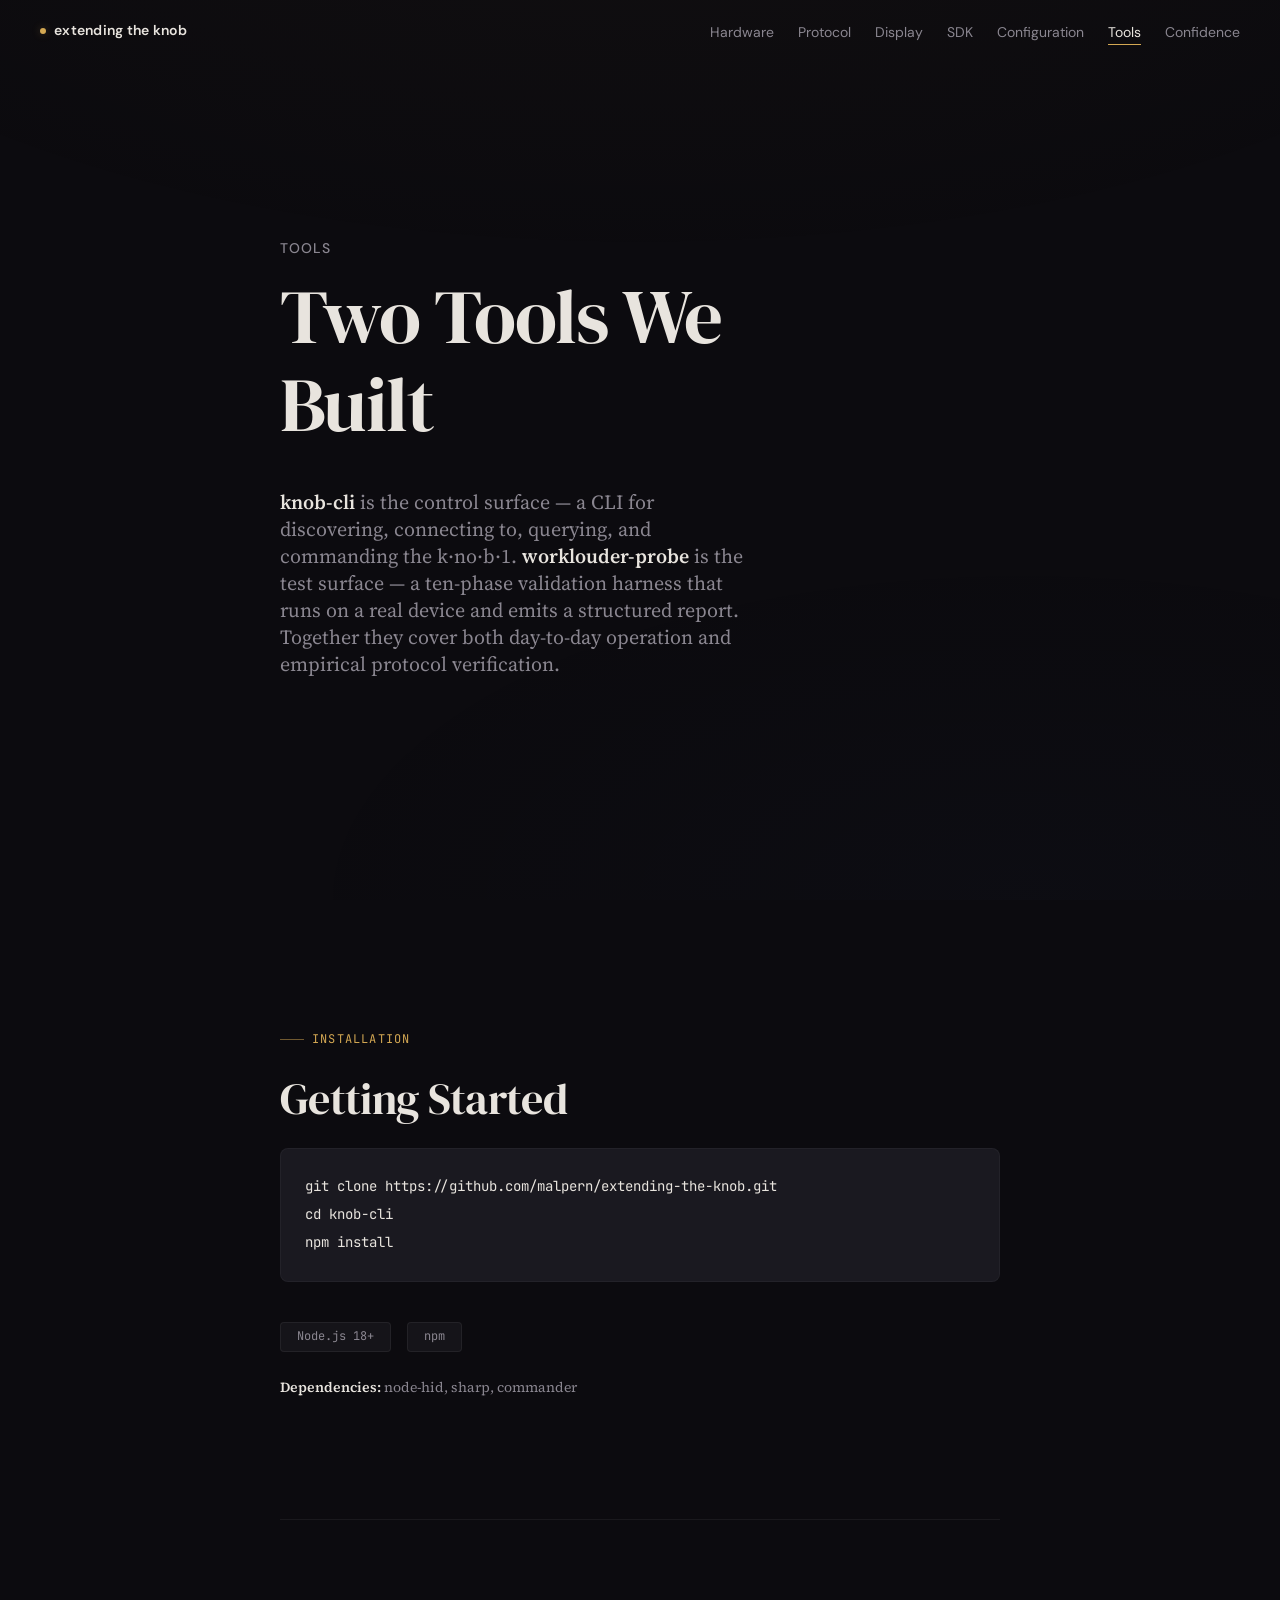
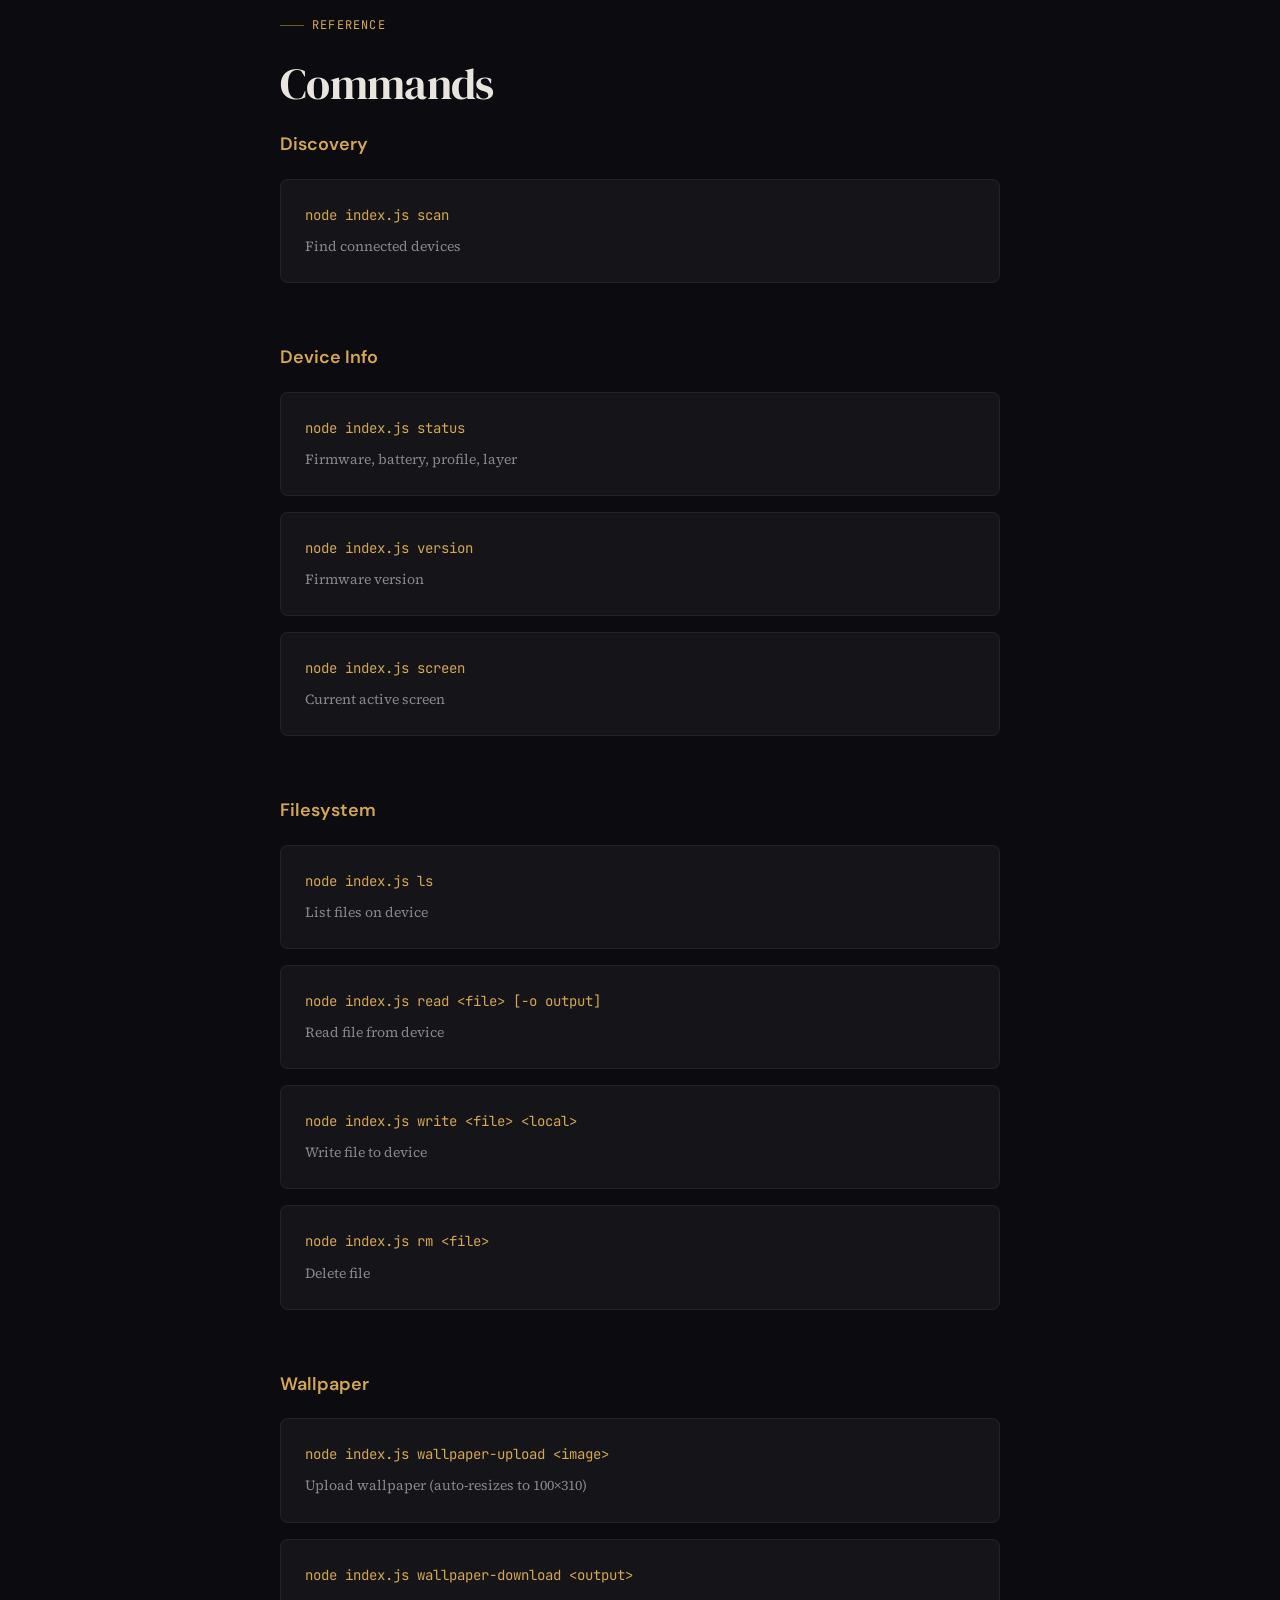
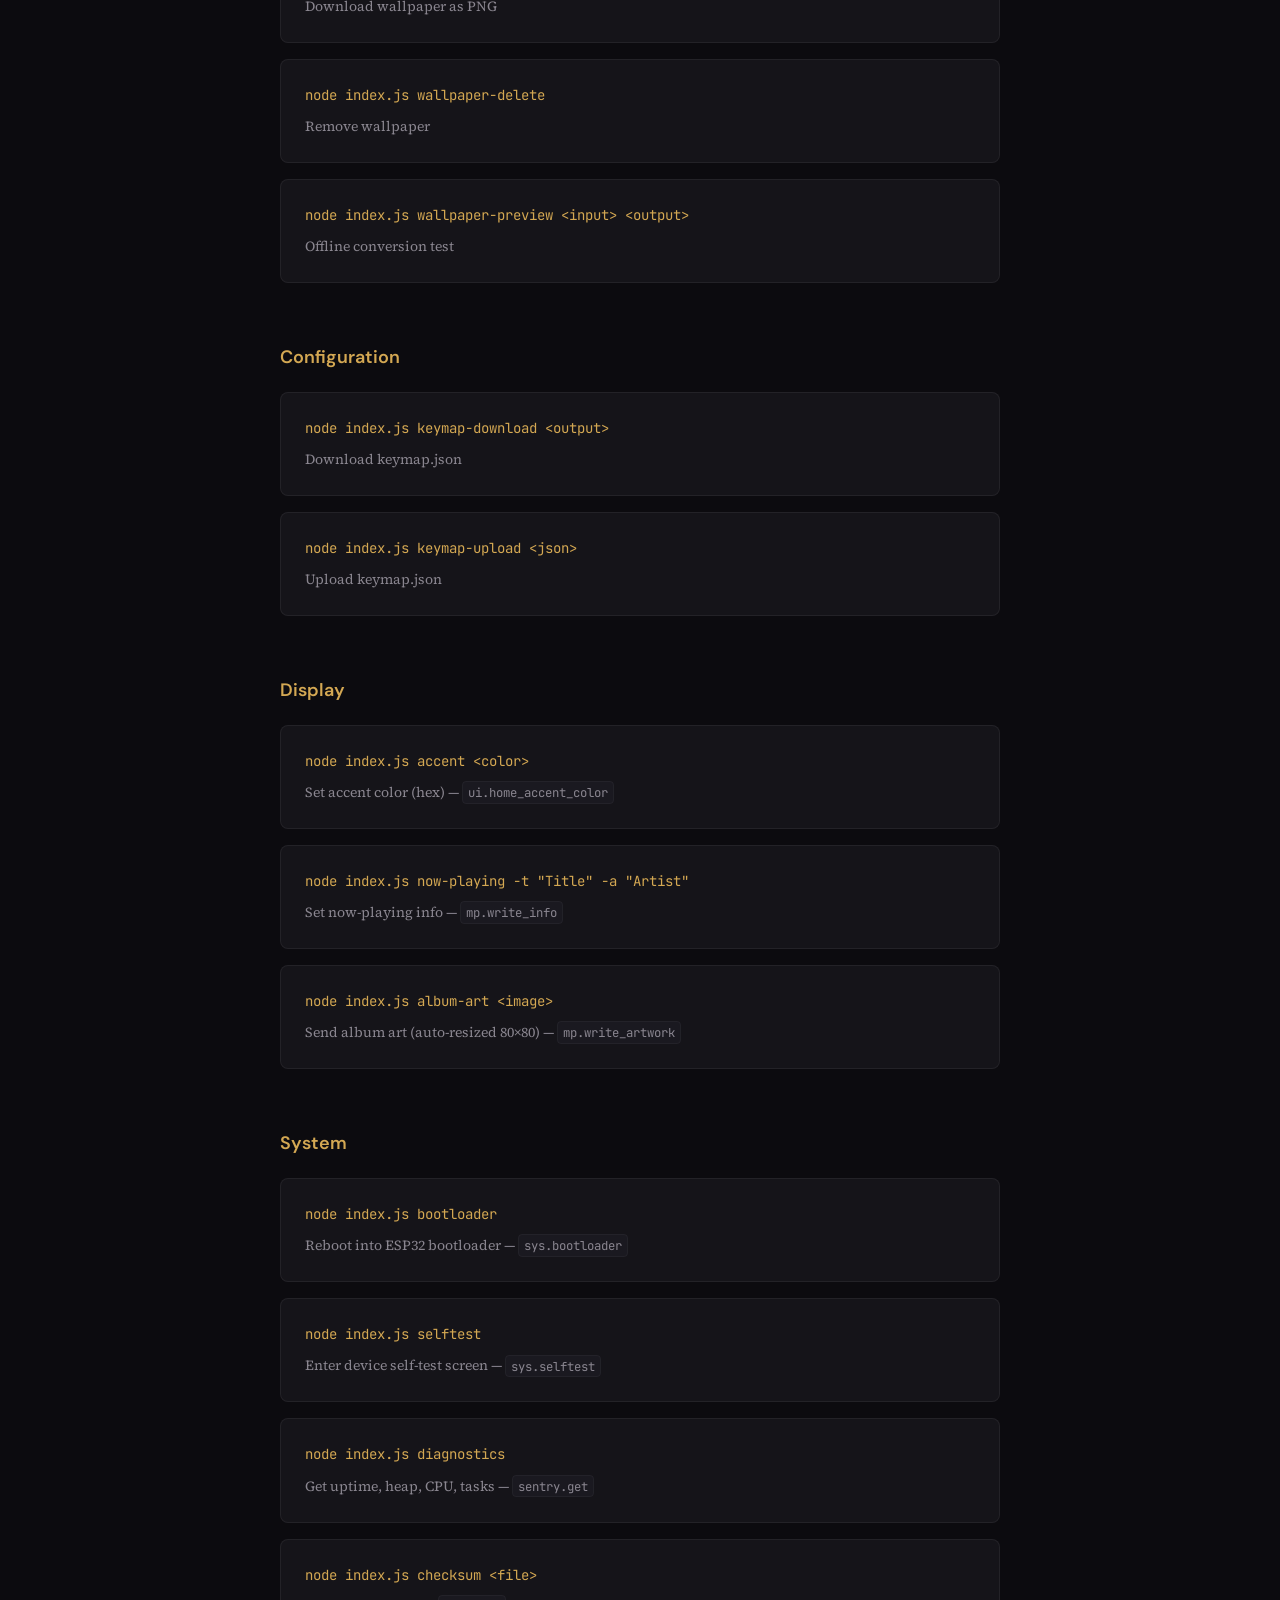
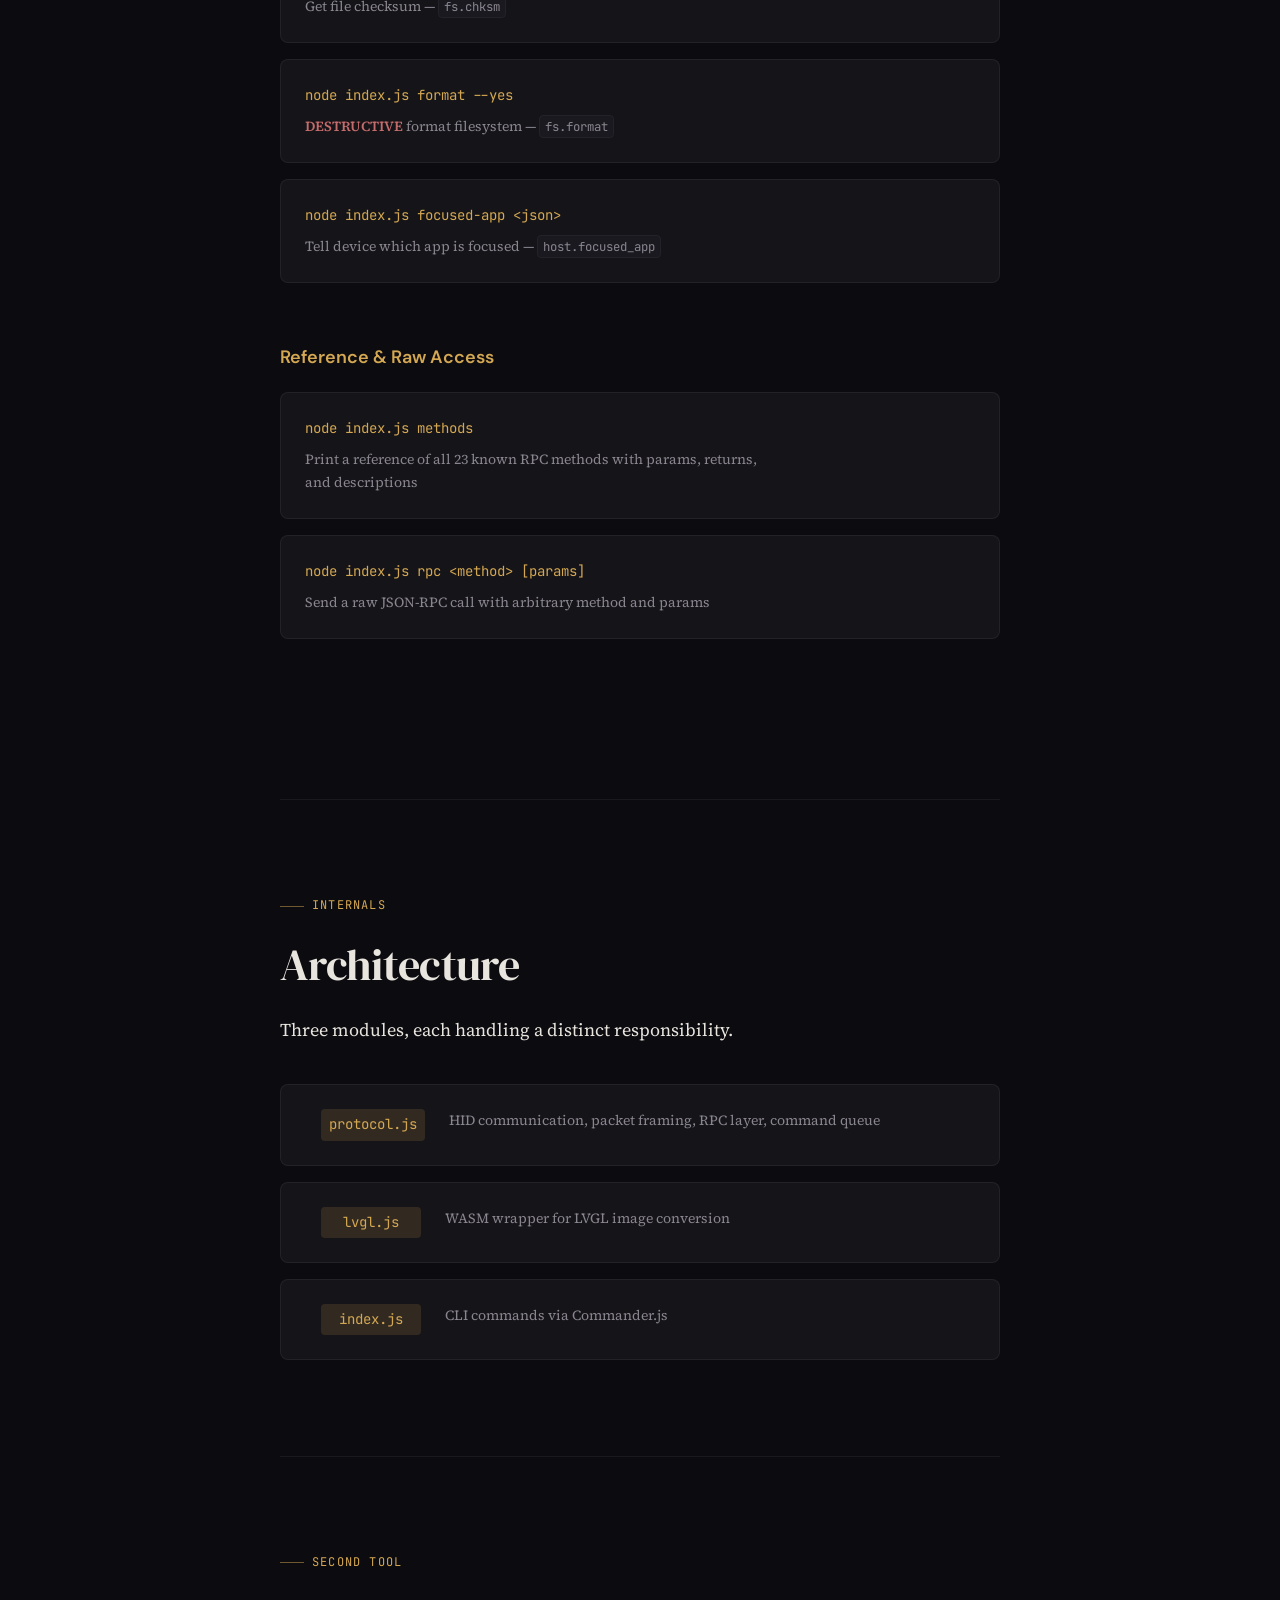
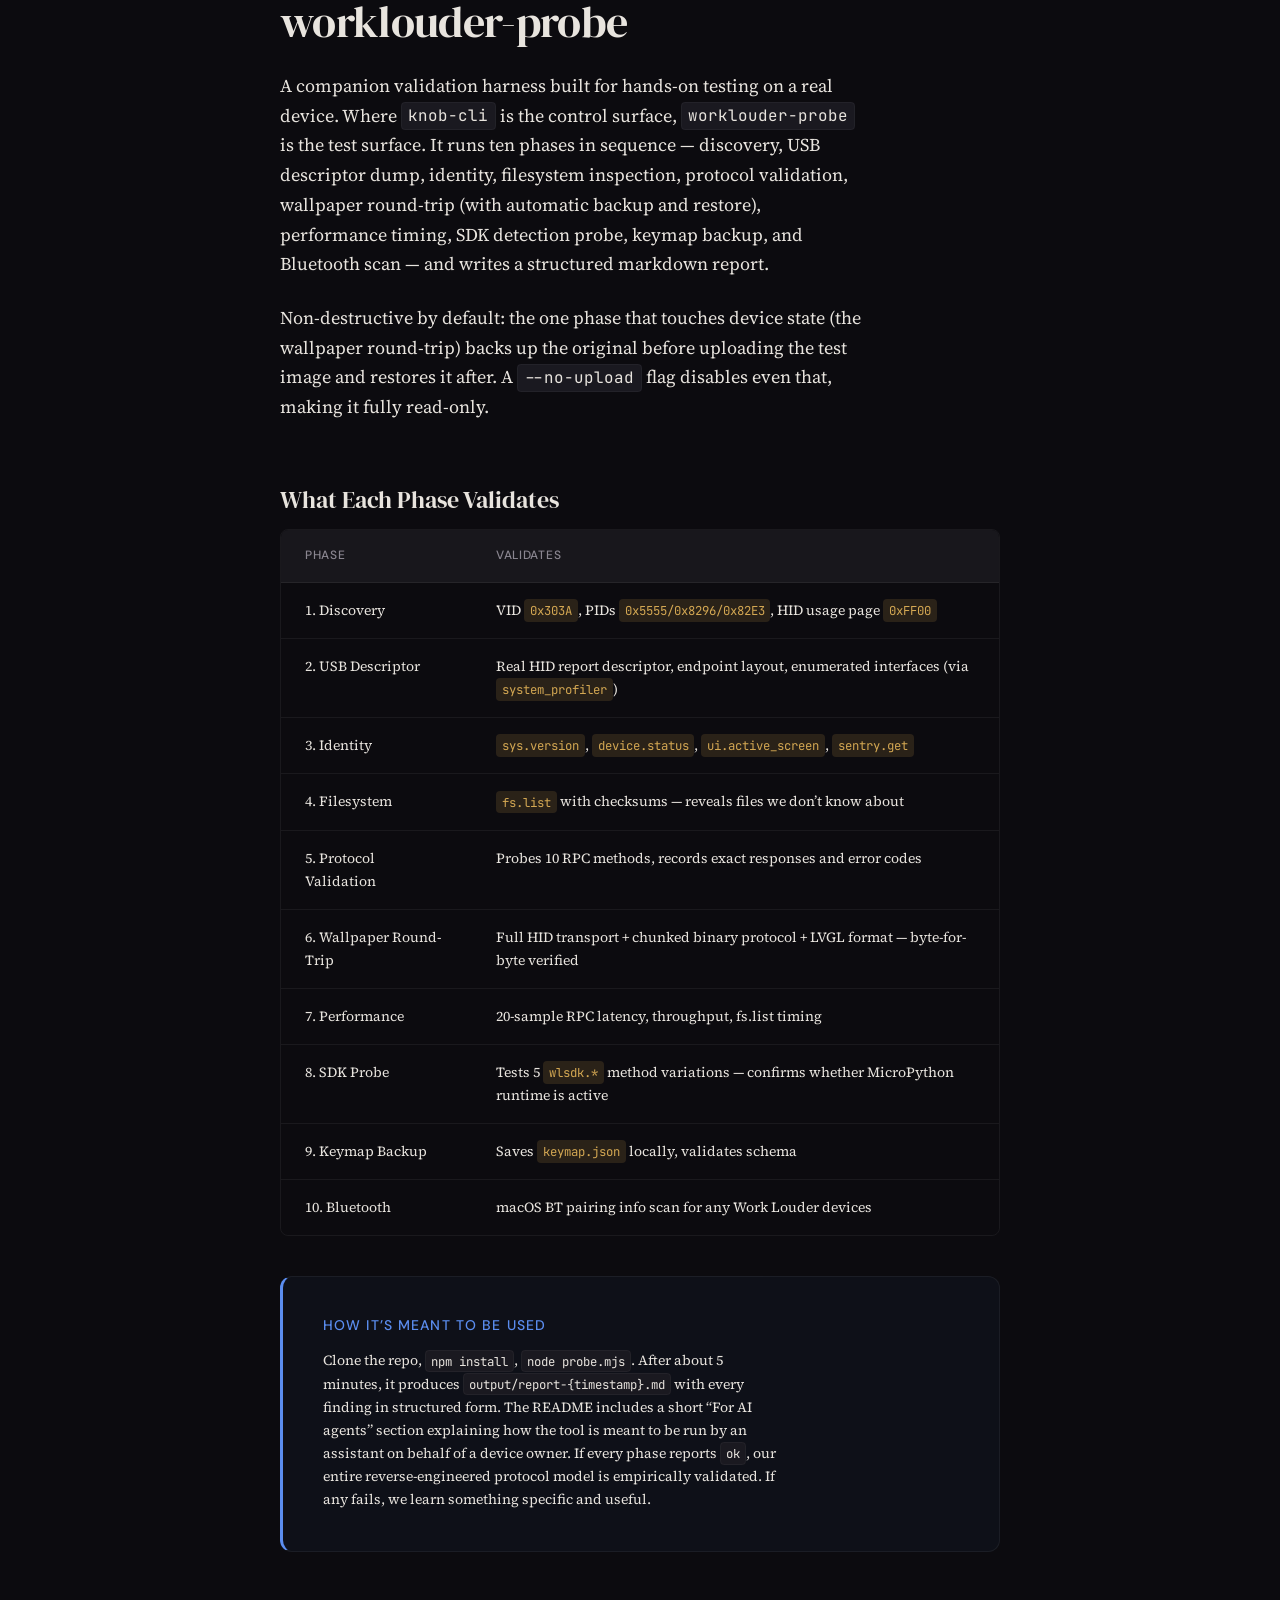
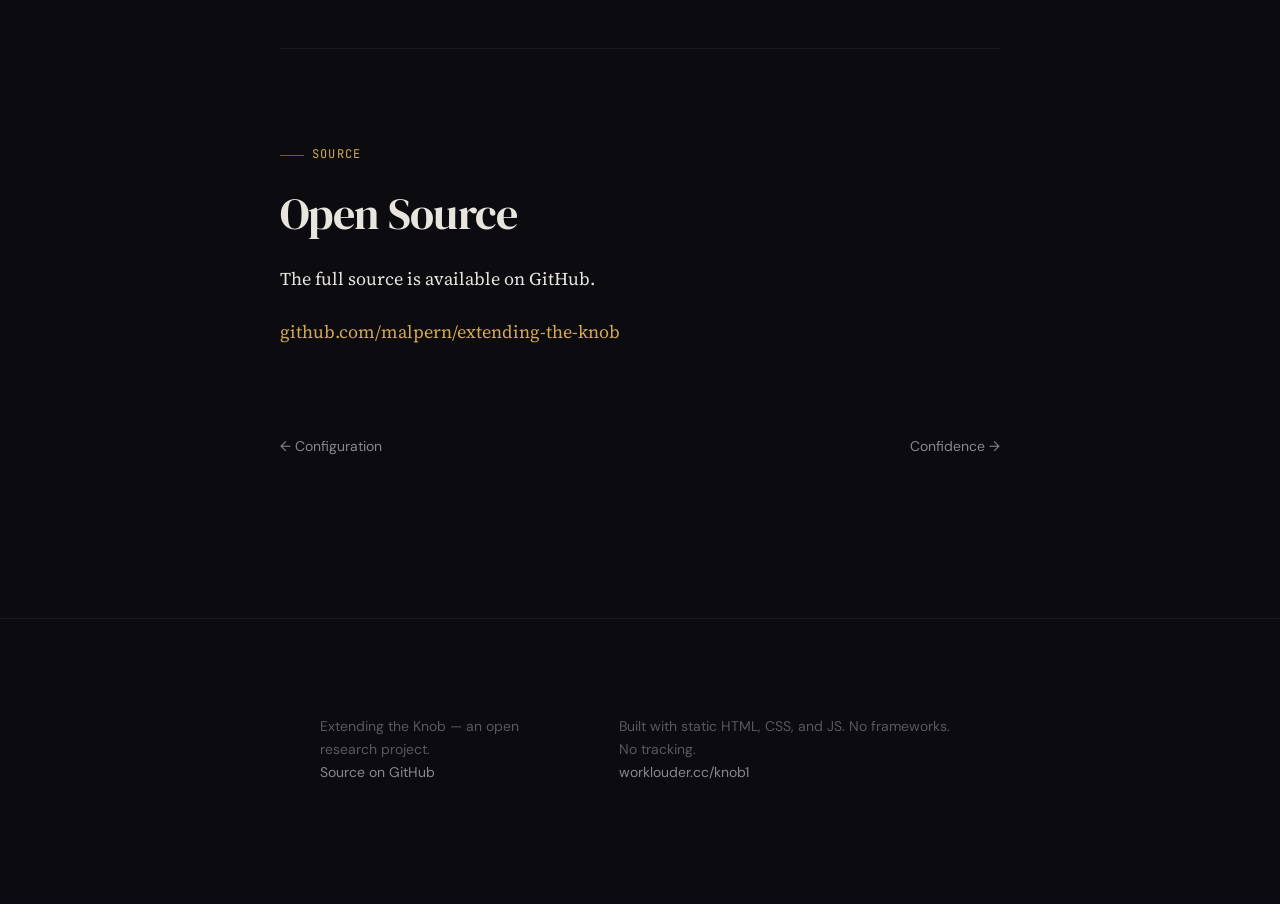
<file: pages/tools.html>
<!DOCTYPE html>
<html lang="en">
<head>
<meta name="robots" content="noindex, nofollow">
  <meta charset="UTF-8">
  <meta name="viewport" content="width=device-width, initial-scale=1.0">
  <title>Tools — Extending the Knob</title>
  <meta name="description" content="A proof-of-concept CLI tool for discovering, connecting to, querying, and controlling the Work Louder k·no·b·1 from the command line.">
  <link rel="stylesheet" href="../css/style.css">
  <style>
    /* --- Command Group --- */
    .cmd-group {
      margin-bottom: var(--space-2xl);
    }

    .cmd-group h3 {
      font-family: var(--font-ui);
      font-size: var(--text-base);
      font-weight: 600;
      color: var(--accent);
      margin-bottom: var(--space-lg);
    }

    .cmd-entry {
      background: var(--surface);
      border: 1px solid var(--surface-border);
      border-radius: 8px;
      padding: var(--space-lg);
      margin-bottom: var(--space-md);
      transition: border-color var(--duration) var(--ease-out);
    }

    .cmd-entry:hover {
      border-color: rgba(255, 255, 255, 0.1);
    }

    .cmd-entry .cmd-signature {
      font-family: var(--font-mono);
      font-size: var(--text-sm);
      color: var(--accent);
      margin-bottom: var(--space-sm);
    }

    .cmd-entry .cmd-desc {
      font-size: var(--text-sm);
      color: var(--text-secondary);
      margin-bottom: 0;
    }

    /* --- Architecture Modules --- */
    .arch-grid {
      display: grid;
      grid-template-columns: 1fr;
      gap: var(--space-md);
      margin-top: var(--space-xl);
    }

    .arch-module {
      background: var(--surface);
      border: 1px solid var(--surface-border);
      border-radius: 8px;
      padding: var(--space-lg) var(--space-xl);
      display: flex;
      align-items: flex-start;
      gap: var(--space-lg);
    }

    .arch-module .module-file {
      font-family: var(--font-mono);
      font-size: var(--text-sm);
      color: var(--accent);
      background: var(--accent-dim);
      padding: var(--space-xs) var(--space-sm);
      border-radius: 4px;
      flex-shrink: 0;
      min-width: 100px;
      text-align: center;
    }

    .arch-module .module-desc {
      font-size: var(--text-sm);
      color: var(--text-secondary);
      margin-bottom: 0;
    }

    /* --- Prerequisites --- */
    .prereq {
      display: flex;
      flex-wrap: wrap;
      gap: var(--space-md);
      margin-bottom: var(--space-lg);
    }

    .prereq-item {
      font-family: var(--font-mono);
      font-size: var(--text-xs);
      color: var(--text-secondary);
      background: var(--surface);
      border: 1px solid var(--surface-border);
      border-radius: 4px;
      padding: var(--space-xs) var(--space-md);
    }

    /* --- Prev/Next Nav --- */
    .prev-next {
      display: flex;
      justify-content: space-between;
      padding: var(--space-2xl) 0;
    }

    .prev-next a {
      font-family: var(--font-ui);
      font-size: var(--text-sm);
      color: var(--text-secondary);
      transition: color var(--duration-fast) var(--ease-out);
    }

    .prev-next a:hover {
      color: var(--text);
    }

    @media (max-width: 768px) {
      .arch-module { flex-direction: column; }
    }
  </style>
</head>
<body>

  <!-- Navigation -->
  <nav class="nav">
    <a href="../index.html" class="nav-logo">
      <span class="dot"></span>
      extending the knob
    </a>
    <ul class="nav-links">
      <li><a href="hardware.html">Hardware</a></li>
      <li><a href="protocol.html">Protocol</a></li>
      <li><a href="display.html">Display</a></li>
      <li><a href="sdk.html">SDK</a></li>
      <li><a href="configuration.html">Configuration</a></li>
      <li><a href="tools.html">Tools</a></li>
      <li><a href="confidence.html">Confidence</a></li>
    </ul>
  </nav>

  <main class="page">

    <!-- Hero -->
    <section class="hero container">
      <h4 class="fade-in">Tools</h4>
      <h1 class="fade-in">Two Tools We Built</h1>
      <p class="subtitle fade-in">
        <strong>knob-cli</strong> is the control surface &mdash; a CLI for discovering, connecting
        to, querying, and commanding the k&middot;no&middot;b&middot;1. <strong>worklouder-probe</strong>
        is the test surface &mdash; a ten-phase validation harness that runs on a real device and
        emits a structured report. Together they cover both day-to-day operation and empirical
        protocol verification.
      </p>
    </section>

    <!-- Installation -->
    <section class="section container">
      <div class="section-label fade-in">Installation</div>
      <h2 class="fade-in">Getting Started</h2>

      <pre class="fade-in"><code>git clone https://github.com/malpern/extending-the-knob.git
cd knob-cli
npm install</code></pre>

      <div class="prereq fade-in">
        <span class="prereq-item">Node.js 18+</span>
        <span class="prereq-item">npm</span>
      </div>

      <p class="fade-in" style="font-size: var(--text-sm); color: var(--text-secondary);">
        <strong>Dependencies:</strong> node-hid, sharp, commander
      </p>
    </section>

    <!-- Commands -->
    <section class="section container">
      <div class="section-label fade-in">Reference</div>
      <h2 class="fade-in">Commands</h2>

      <!-- Discovery -->
      <div class="cmd-group fade-in">
        <h3>Discovery</h3>
        <div class="cmd-entry">
          <div class="cmd-signature">node index.js scan</div>
          <p class="cmd-desc">Find connected devices</p>
        </div>
      </div>

      <!-- Device Info -->
      <div class="cmd-group fade-in">
        <h3>Device Info</h3>
        <div class="cmd-entry">
          <div class="cmd-signature">node index.js status</div>
          <p class="cmd-desc">Firmware, battery, profile, layer</p>
        </div>
        <div class="cmd-entry">
          <div class="cmd-signature">node index.js version</div>
          <p class="cmd-desc">Firmware version</p>
        </div>
        <div class="cmd-entry">
          <div class="cmd-signature">node index.js screen</div>
          <p class="cmd-desc">Current active screen</p>
        </div>
      </div>

      <!-- Filesystem -->
      <div class="cmd-group fade-in">
        <h3>Filesystem</h3>
        <div class="cmd-entry">
          <div class="cmd-signature">node index.js ls</div>
          <p class="cmd-desc">List files on device</p>
        </div>
        <div class="cmd-entry">
          <div class="cmd-signature">node index.js read &lt;file&gt; [-o output]</div>
          <p class="cmd-desc">Read file from device</p>
        </div>
        <div class="cmd-entry">
          <div class="cmd-signature">node index.js write &lt;file&gt; &lt;local&gt;</div>
          <p class="cmd-desc">Write file to device</p>
        </div>
        <div class="cmd-entry">
          <div class="cmd-signature">node index.js rm &lt;file&gt;</div>
          <p class="cmd-desc">Delete file</p>
        </div>
      </div>

      <!-- Wallpaper -->
      <div class="cmd-group fade-in">
        <h3>Wallpaper</h3>
        <div class="cmd-entry">
          <div class="cmd-signature">node index.js wallpaper-upload &lt;image&gt;</div>
          <p class="cmd-desc">Upload wallpaper (auto-resizes to 100&times;310)</p>
        </div>
        <div class="cmd-entry">
          <div class="cmd-signature">node index.js wallpaper-download &lt;output&gt;</div>
          <p class="cmd-desc">Download wallpaper as PNG</p>
        </div>
        <div class="cmd-entry">
          <div class="cmd-signature">node index.js wallpaper-delete</div>
          <p class="cmd-desc">Remove wallpaper</p>
        </div>
        <div class="cmd-entry">
          <div class="cmd-signature">node index.js wallpaper-preview &lt;input&gt; &lt;output&gt;</div>
          <p class="cmd-desc">Offline conversion test</p>
        </div>
      </div>

      <!-- Configuration -->
      <div class="cmd-group fade-in">
        <h3>Configuration</h3>
        <div class="cmd-entry">
          <div class="cmd-signature">node index.js keymap-download &lt;output&gt;</div>
          <p class="cmd-desc">Download keymap.json</p>
        </div>
        <div class="cmd-entry">
          <div class="cmd-signature">node index.js keymap-upload &lt;json&gt;</div>
          <p class="cmd-desc">Upload keymap.json</p>
        </div>
      </div>

      <!-- Display -->
      <div class="cmd-group fade-in">
        <h3>Display</h3>
        <div class="cmd-entry">
          <div class="cmd-signature">node index.js accent &lt;color&gt;</div>
          <p class="cmd-desc">Set accent color (hex) &mdash; <code>ui.home_accent_color</code></p>
        </div>
        <div class="cmd-entry">
          <div class="cmd-signature">node index.js now-playing -t "Title" -a "Artist"</div>
          <p class="cmd-desc">Set now-playing info &mdash; <code>mp.write_info</code></p>
        </div>
        <div class="cmd-entry">
          <div class="cmd-signature">node index.js album-art &lt;image&gt;</div>
          <p class="cmd-desc">Send album art (auto-resized 80&times;80) &mdash; <code>mp.write_artwork</code></p>
        </div>
      </div>

      <!-- System -->
      <div class="cmd-group fade-in">
        <h3>System</h3>
        <div class="cmd-entry">
          <div class="cmd-signature">node index.js bootloader</div>
          <p class="cmd-desc">Reboot into ESP32 bootloader &mdash; <code>sys.bootloader</code></p>
        </div>
        <div class="cmd-entry">
          <div class="cmd-signature">node index.js selftest</div>
          <p class="cmd-desc">Enter device self-test screen &mdash; <code>sys.selftest</code></p>
        </div>
        <div class="cmd-entry">
          <div class="cmd-signature">node index.js diagnostics</div>
          <p class="cmd-desc">Get uptime, heap, CPU, tasks &mdash; <code>sentry.get</code></p>
        </div>
        <div class="cmd-entry">
          <div class="cmd-signature">node index.js checksum &lt;file&gt;</div>
          <p class="cmd-desc">Get file checksum &mdash; <code>fs.chksm</code></p>
        </div>
        <div class="cmd-entry">
          <div class="cmd-signature">node index.js format --yes</div>
          <p class="cmd-desc"><strong style="color: var(--red);">DESTRUCTIVE</strong> format filesystem &mdash; <code>fs.format</code></p>
        </div>
        <div class="cmd-entry">
          <div class="cmd-signature">node index.js focused-app &lt;json&gt;</div>
          <p class="cmd-desc">Tell device which app is focused &mdash; <code>host.focused_app</code></p>
        </div>
      </div>

      <!-- Reference + Raw Access -->
      <div class="cmd-group fade-in">
        <h3>Reference &amp; Raw Access</h3>
        <div class="cmd-entry">
          <div class="cmd-signature">node index.js methods</div>
          <p class="cmd-desc">Print a reference of all 23 known RPC methods with params, returns, and descriptions</p>
        </div>
        <div class="cmd-entry">
          <div class="cmd-signature">node index.js rpc &lt;method&gt; [params]</div>
          <p class="cmd-desc">Send a raw JSON-RPC call with arbitrary method and params</p>
        </div>
      </div>
    </section>

    <!-- Architecture -->
    <section class="section container">
      <div class="section-label fade-in">Internals</div>
      <h2 class="fade-in">Architecture</h2>
      <p class="fade-in">
        Three modules, each handling a distinct responsibility.
      </p>

      <div class="arch-grid stagger">
        <div class="arch-module fade-in">
          <span class="module-file">protocol.js</span>
          <p class="module-desc">HID communication, packet framing, RPC layer, command queue</p>
        </div>
        <div class="arch-module fade-in">
          <span class="module-file">lvgl.js</span>
          <p class="module-desc">WASM wrapper for LVGL image conversion</p>
        </div>
        <div class="arch-module fade-in">
          <span class="module-file">index.js</span>
          <p class="module-desc">CLI commands via Commander.js</p>
        </div>
      </div>
    </section>

    <!-- worklouder-probe -->
    <section class="section container">
      <div class="section-label fade-in">Second Tool</div>
      <h2 class="fade-in">worklouder-probe</h2>
      <p class="fade-in">
        A companion validation harness built for hands-on testing on a real device.
        Where <code>knob-cli</code> is the control surface, <code>worklouder-probe</code>
        is the test surface. It runs ten phases in sequence &mdash; discovery, USB descriptor
        dump, identity, filesystem inspection, protocol validation, wallpaper round-trip
        (with automatic backup and restore), performance timing, SDK detection probe,
        keymap backup, and Bluetooth scan &mdash; and writes a structured markdown report.
      </p>

      <p class="fade-in">
        Non-destructive by default: the one phase that touches device state (the wallpaper
        round-trip) backs up the original before uploading the test image and restores it
        after. A <code>--no-upload</code> flag disables even that, making it fully read-only.
      </p>

      <h3 class="fade-in" style="margin-top: var(--space-2xl);">What Each Phase Validates</h3>

      <div class="table-wrap fade-in">
        <table>
          <thead><tr><th>Phase</th><th>Validates</th></tr></thead>
          <tbody>
            <tr><td>1. Discovery</td><td>VID <code>0x303A</code>, PIDs <code>0x5555/0x8296/0x82E3</code>, HID usage page <code>0xFF00</code></td></tr>
            <tr><td>2. USB Descriptor</td><td>Real HID report descriptor, endpoint layout, enumerated interfaces (via <code>system_profiler</code>)</td></tr>
            <tr><td>3. Identity</td><td><code>sys.version</code>, <code>device.status</code>, <code>ui.active_screen</code>, <code>sentry.get</code></td></tr>
            <tr><td>4. Filesystem</td><td><code>fs.list</code> with checksums &mdash; reveals files we don&rsquo;t know about</td></tr>
            <tr><td>5. Protocol Validation</td><td>Probes 10 RPC methods, records exact responses and error codes</td></tr>
            <tr><td>6. Wallpaper Round-Trip</td><td>Full HID transport + chunked binary protocol + LVGL format &mdash; byte-for-byte verified</td></tr>
            <tr><td>7. Performance</td><td>20-sample RPC latency, throughput, fs.list timing</td></tr>
            <tr><td>8. SDK Probe</td><td>Tests 5 <code>wlsdk.*</code> method variations &mdash; confirms whether MicroPython runtime is active</td></tr>
            <tr><td>9. Keymap Backup</td><td>Saves <code>keymap.json</code> locally, validates schema</td></tr>
            <tr><td>10. Bluetooth</td><td>macOS BT pairing info scan for any Work Louder devices</td></tr>
          </tbody>
        </table>
      </div>

      <div class="card fade-in" style="margin-top: var(--space-xl); border-left: 3px solid var(--blue); background: rgba(91, 141, 239, 0.04);">
        <h4 style="color: var(--blue);">How It&rsquo;s Meant To Be Used</h4>
        <p style="margin: 0; font-size: var(--text-sm);">
          Clone the repo, <code>npm install</code>, <code>node probe.mjs</code>. After
          about 5 minutes, it produces <code>output/report-{timestamp}.md</code> with every
          finding in structured form. The README includes a short &ldquo;For AI agents&rdquo;
          section explaining how the tool is meant to be run by an assistant on behalf of
          a device owner. If every phase reports <code>ok</code>, our entire reverse-engineered
          protocol model is empirically validated. If any fails, we learn something specific
          and useful.
        </p>
      </div>
    </section>

    <!-- Source -->
    <section class="section container">
      <div class="section-label fade-in">Source</div>
      <h2 class="fade-in">Open Source</h2>
      <p class="fade-in">
        The full source is available on GitHub.
      </p>
      <p class="fade-in">
        <a href="https://github.com/malpern/extending-the-knob" target="_blank" rel="noopener">github.com/malpern/extending-the-knob</a>
      </p>

      <div class="prev-next fade-in">
        <a href="configuration.html">&larr; Configuration</a>
        <a href="confidence.html">Confidence &rarr;</a>
      </div>
    </section>

  </main>

  <!-- Footer -->
  <footer class="footer">
    <div class="container footer-inner">
      <p>
        Extending the Knob &mdash; an open research project.<br>
        <a href="https://github.com/malpern/extending-the-knob" target="_blank" rel="noopener">Source on GitHub</a>
      </p>
      <p>
        Built with static HTML, CSS, and JS. No frameworks. No tracking.<br>
        <a href="https://worklouder.cc/knob1" target="_blank" rel="noopener">worklouder.cc/knob1</a>
      </p>
    </div>
  </footer>

  <script src="../js/main.js"></script>
</body>
</html>
</file>
<file: css/style.css>
/* ============================================================
   Extending the Knob — Design System
   A technical monograph on the Work Louder k.no.b.1
   ============================================================ */

/* --- Fonts --- */
@import url('https://fonts.googleapis.com/css2?family=DM+Serif+Display:ital@0;1&family=Source+Serif+4:ital,opsz,wght@0,8..60,300..900;1,8..60,300..900&family=JetBrains+Mono:ital,wght@0,300..800;1,300..800&family=DM+Sans:ital,opsz,wght@0,9..40,300..800;1,9..40,300..800&display=swap');

/* --- Custom Properties --- */
:root {
  /* Color System */
  --bg:              #0C0B0F;
  --bg-warm:         #100F14;
  --surface:         rgba(24, 23, 28, 0.85);
  --surface-solid:   #18171C;
  --surface-hover:   #1E1D23;
  --surface-border:  rgba(255, 255, 255, 0.06);

  --text:            #E8E4DE;
  --text-secondary:  #8A8690;
  --text-tertiary:   #5A5760;

  --accent:          #D4A853;
  --accent-dim:      rgba(212, 168, 83, 0.15);
  --accent-glow:     rgba(212, 168, 83, 0.3);
  --blue:            #5B8DEF;
  --blue-dim:        rgba(91, 141, 239, 0.12);
  --green:           #7AB38C;
  --green-dim:       rgba(122, 179, 140, 0.12);
  --red:             #C46B6B;
  --red-dim:         rgba(196, 107, 107, 0.12);
  --amber:           #D4A853;

  --code-bg:         #1A1920;
  --code-border:     rgba(255, 255, 255, 0.04);

  /* Typography */
  --font-display:    'DM Serif Display', Georgia, serif;
  --font-body:       'Source Serif 4', Georgia, serif;
  --font-mono:       'JetBrains Mono', 'SF Mono', monospace;
  --font-ui:         'DM Sans', -apple-system, sans-serif;

  --text-xs:         0.75rem;
  --text-sm:         0.875rem;
  --text-base:       1.125rem;
  --text-lg:         1.25rem;
  --text-xl:         1.5rem;
  --text-2xl:        2rem;
  --text-3xl:        2.75rem;
  --text-4xl:        3.75rem;
  --text-5xl:        5rem;

  --leading-tight:   1.15;
  --leading-snug:    1.35;
  --leading-normal:  1.65;

  /* Spacing */
  --space-xs:        0.25rem;
  --space-sm:        0.5rem;
  --space-md:        1rem;
  --space-lg:        1.5rem;
  --space-xl:        2.5rem;
  --space-2xl:       4rem;
  --space-3xl:       6rem;
  --space-4xl:       10rem;

  /* Layout */
  --content-width:   720px;
  --wide-width:      960px;
  --max-width:       1200px;

  /* Motion */
  --ease-out:        cubic-bezier(0.16, 1, 0.3, 1);
  --ease-in-out:     cubic-bezier(0.65, 0, 0.35, 1);
  --duration-fast:   150ms;
  --duration:        300ms;
  --duration-slow:   600ms;
}

/* --- Reset --- */
*, *::before, *::after {
  margin: 0;
  padding: 0;
  box-sizing: border-box;
}

html {
  font-size: 16px;
  scroll-behavior: smooth;
  -webkit-font-smoothing: antialiased;
  -moz-osx-font-smoothing: grayscale;
}

body {
  font-family: var(--font-body);
  font-size: var(--text-base);
  line-height: var(--leading-normal);
  color: var(--text);
  background-color: var(--bg);
  overflow-x: hidden;
}

/* --- Subtle Background Texture --- */
body::before {
  content: '';
  position: fixed;
  inset: 0;
  background:
    radial-gradient(ellipse 80% 50% at 50% -20%, rgba(212, 168, 83, 0.03), transparent),
    radial-gradient(ellipse 60% 40% at 80% 100%, rgba(91, 141, 239, 0.02), transparent);
  pointer-events: none;
  z-index: -1;
}

/* --- Selection --- */
::selection {
  background: var(--accent-dim);
  color: var(--accent);
}

/* --- Links --- */
a {
  color: var(--accent);
  text-decoration: none;
  transition: color var(--duration-fast) var(--ease-out);
}

a:hover {
  color: var(--text);
}

/* --- Typography --- */
h1, h2, h3, h4, h5, h6 {
  font-family: var(--font-display);
  font-weight: 400;
  line-height: var(--leading-tight);
  color: var(--text);
}

h1 {
  font-size: var(--text-4xl);
  letter-spacing: -0.02em;
}

h2 {
  font-size: var(--text-3xl);
  letter-spacing: -0.015em;
  margin-bottom: var(--space-lg);
}

h3 {
  font-size: var(--text-xl);
  margin-bottom: var(--space-md);
}

h4 {
  font-family: var(--font-ui);
  font-size: var(--text-sm);
  font-weight: 500;
  letter-spacing: 0.08em;
  text-transform: uppercase;
  color: var(--text-secondary);
  margin-bottom: var(--space-md);
}

p {
  margin-bottom: var(--space-lg);
  max-width: 65ch;
}

strong {
  font-weight: 600;
  color: var(--text);
}

/* --- Code --- */
code {
  font-family: var(--font-mono);
  font-size: 0.88em;
  background: var(--code-bg);
  border: 1px solid var(--code-border);
  border-radius: 4px;
  padding: 0.15em 0.4em;
}

pre {
  background: var(--code-bg);
  border: 1px solid var(--code-border);
  border-radius: 8px;
  padding: var(--space-lg);
  overflow-x: auto;
  margin-bottom: var(--space-xl);
  line-height: 1.55;
}

pre code {
  background: none;
  border: none;
  padding: 0;
  font-size: var(--text-sm);
}

/* --- Navigation --- */
.nav {
  position: fixed;
  top: 0;
  left: 0;
  right: 0;
  z-index: 100;
  padding: var(--space-md) var(--space-xl);
  display: flex;
  align-items: center;
  justify-content: space-between;
  transition: background var(--duration) var(--ease-out),
              backdrop-filter var(--duration) var(--ease-out);
}

.nav.scrolled {
  background: rgba(12, 11, 15, 0.85);
  backdrop-filter: blur(20px) saturate(1.2);
  border-bottom: 1px solid var(--surface-border);
}

.nav-logo {
  font-family: var(--font-ui);
  font-size: var(--text-sm);
  font-weight: 600;
  color: var(--text);
  letter-spacing: 0.02em;
  display: flex;
  align-items: center;
  gap: var(--space-sm);
}

.nav-logo .dot {
  width: 6px;
  height: 6px;
  border-radius: 50%;
  background: var(--accent);
  box-shadow: 0 0 8px var(--accent-glow);
}

.nav-links {
  display: flex;
  gap: var(--space-lg);
  list-style: none;
}

.nav-links a {
  font-family: var(--font-ui);
  font-size: var(--text-sm);
  color: var(--text-secondary);
  transition: color var(--duration-fast) var(--ease-out);
  position: relative;
}

.nav-links a:hover,
.nav-links a.active {
  color: var(--text);
}

.nav-links a.active::after {
  content: '';
  position: absolute;
  bottom: -4px;
  left: 0;
  right: 0;
  height: 1px;
  background: var(--accent);
}

/* --- Page Layout --- */
.page {
  min-height: 100vh;
  padding-top: 80px;
}

.container {
  max-width: var(--content-width);
  margin: 0 auto;
  padding: 0 var(--space-xl);
}

.container--wide {
  max-width: var(--wide-width);
}

.container--full {
  max-width: var(--max-width);
}

/* --- Sections --- */
.section {
  padding: var(--space-3xl) 0;
}

.section + .section {
  border-top: 1px solid var(--surface-border);
}

.section-label {
  font-family: var(--font-mono);
  font-size: var(--text-xs);
  color: var(--accent);
  letter-spacing: 0.1em;
  text-transform: uppercase;
  margin-bottom: var(--space-lg);
  display: flex;
  align-items: center;
  gap: var(--space-sm);
}

.section-label::before {
  content: '';
  width: 24px;
  height: 1px;
  background: var(--accent);
  opacity: 0.5;
}

/* --- Cards --- */
.card {
  background: var(--surface);
  border: 1px solid var(--surface-border);
  border-radius: 12px;
  padding: var(--space-xl);
  transition: border-color var(--duration) var(--ease-out),
              transform var(--duration) var(--ease-out);
}

.card:hover {
  border-color: rgba(255, 255, 255, 0.1);
  transform: translateY(-2px);
}

.card-grid {
  display: grid;
  grid-template-columns: repeat(auto-fit, minmax(280px, 1fr));
  gap: var(--space-lg);
}

/* --- Tables --- */
.table-wrap {
  overflow-x: auto;
  margin-bottom: var(--space-xl);
  border-radius: 8px;
  border: 1px solid var(--surface-border);
}

table {
  width: 100%;
  border-collapse: collapse;
  font-size: var(--text-sm);
}

thead {
  background: var(--surface-solid);
}

th {
  font-family: var(--font-ui);
  font-weight: 500;
  font-size: var(--text-xs);
  letter-spacing: 0.06em;
  text-transform: uppercase;
  color: var(--text-secondary);
  text-align: left;
  padding: var(--space-md) var(--space-lg);
  border-bottom: 1px solid var(--surface-border);
}

td {
  padding: var(--space-md) var(--space-lg);
  border-bottom: 1px solid var(--surface-border);
  vertical-align: top;
}

tr:last-child td {
  border-bottom: none;
}

tr:hover td {
  background: rgba(255, 255, 255, 0.02);
}

td code {
  color: var(--accent);
  background: var(--accent-dim);
  border-color: transparent;
}

/* --- Confidence Bars --- */
.confidence-bar {
  display: flex;
  align-items: center;
  gap: var(--space-md);
  margin-bottom: var(--space-lg);
}

.confidence-bar .label {
  font-family: var(--font-ui);
  font-size: var(--text-sm);
  color: var(--text-secondary);
  min-width: 100px;
}

.confidence-bar .track {
  flex: 1;
  height: 4px;
  background: var(--surface-solid);
  border-radius: 2px;
  overflow: hidden;
}

.confidence-bar .fill {
  height: 100%;
  border-radius: 2px;
  transition: width 1.2s var(--ease-out);
  width: 0;
}

.confidence-bar .fill.green  { background: var(--green); }
.confidence-bar .fill.amber  { background: var(--amber); }
.confidence-bar .fill.red    { background: var(--red); }

.confidence-bar .value {
  font-family: var(--font-mono);
  font-size: var(--text-sm);
  color: var(--text);
  min-width: 40px;
  text-align: right;
}

/* --- Interactive Diagram: Packet Visualizer --- */
.packet-viz {
  display: flex;
  flex-wrap: wrap;
  gap: 2px;
  margin-bottom: var(--space-xl);
  font-family: var(--font-mono);
  font-size: var(--text-xs);
}

.packet-byte {
  width: 40px;
  height: 40px;
  display: flex;
  align-items: center;
  justify-content: center;
  border-radius: 4px;
  cursor: pointer;
  transition: all var(--duration-fast) var(--ease-out);
  position: relative;
  border: 1px solid transparent;
}

.packet-byte:hover {
  transform: scale(1.15);
  z-index: 2;
  border-color: var(--accent);
  box-shadow: 0 0 12px var(--accent-glow);
}

.packet-byte.header   { background: var(--accent-dim); color: var(--accent); }
.packet-byte.channel  { background: var(--blue-dim); color: var(--blue); }
.packet-byte.length   { background: var(--green-dim); color: var(--green); }
.packet-byte.payload  { background: var(--surface-solid); color: var(--text-secondary); }

.packet-tooltip {
  position: absolute;
  bottom: calc(100% + 8px);
  left: 50%;
  transform: translateX(-50%);
  background: var(--surface-solid);
  border: 1px solid var(--surface-border);
  border-radius: 6px;
  padding: var(--space-sm) var(--space-md);
  font-size: var(--text-xs);
  white-space: nowrap;
  opacity: 0;
  pointer-events: none;
  transition: opacity var(--duration-fast) var(--ease-out);
  z-index: 10;
}

.packet-byte:hover .packet-tooltip {
  opacity: 1;
}

/* --- Memory Map --- */
.memory-map {
  display: flex;
  flex-direction: column;
  gap: 2px;
  margin-bottom: var(--space-xl);
}

.memory-region {
  display: flex;
  align-items: center;
  gap: var(--space-md);
  padding: var(--space-md) var(--space-lg);
  border-radius: 6px;
  cursor: pointer;
  transition: all var(--duration-fast) var(--ease-out);
}

.memory-region:hover {
  transform: translateX(4px);
}

.memory-region .bar {
  height: 8px;
  border-radius: 4px;
  transition: all var(--duration) var(--ease-out);
}

.memory-region:hover .bar {
  height: 12px;
}

.memory-region .offset {
  font-family: var(--font-mono);
  font-size: var(--text-xs);
  color: var(--text-tertiary);
  min-width: 80px;
}

.memory-region .name {
  font-family: var(--font-ui);
  font-size: var(--text-sm);
  color: var(--text);
  flex: 1;
}

.memory-region .size {
  font-family: var(--font-mono);
  font-size: var(--text-xs);
  color: var(--text-secondary);
}

/* --- Pipeline Steps --- */
.pipeline {
  display: flex;
  flex-direction: column;
  gap: var(--space-md);
  margin-bottom: var(--space-xl);
}

.pipeline-step {
  display: flex;
  align-items: flex-start;
  gap: var(--space-lg);
  padding: var(--space-lg);
  background: var(--surface);
  border: 1px solid var(--surface-border);
  border-radius: 8px;
  opacity: 0;
  transform: translateY(12px);
  transition: all var(--duration-slow) var(--ease-out);
}

.pipeline-step.visible {
  opacity: 1;
  transform: translateY(0);
}

.pipeline-step .step-num {
  font-family: var(--font-mono);
  font-size: var(--text-xs);
  color: var(--accent);
  background: var(--accent-dim);
  width: 28px;
  height: 28px;
  border-radius: 50%;
  display: flex;
  align-items: center;
  justify-content: center;
  flex-shrink: 0;
}

.pipeline-step .step-content h3 {
  font-family: var(--font-ui);
  font-size: var(--text-base);
  font-weight: 500;
  margin-bottom: var(--space-xs);
}

.pipeline-step .step-content p {
  font-size: var(--text-sm);
  color: var(--text-secondary);
  margin-bottom: 0;
}

/* --- Device Mockup --- */
.device-mockup {
  width: 120px;
  background: #1a1a1e;
  border-radius: 16px;
  padding: 8px;
  box-shadow:
    0 0 0 1px rgba(255,255,255,0.06),
    0 20px 60px rgba(0,0,0,0.5);
}

.device-screen {
  width: 100%;
  aspect-ratio: 100 / 310;
  border-radius: 8px;
  background: #000;
  overflow: hidden;
}

.device-screen img,
.device-screen canvas {
  width: 100%;
  height: 100%;
  object-fit: cover;
}

/* --- Hero --- */
.hero {
  min-height: 85vh;
  display: flex;
  flex-direction: column;
  justify-content: center;
  padding: var(--space-4xl) 0;
  position: relative;
}

.hero h1 {
  font-size: clamp(2.5rem, 6vw, var(--text-5xl));
  max-width: 14ch;
  margin-bottom: var(--space-xl);
}

.hero .subtitle {
  font-size: var(--text-lg);
  color: var(--text-secondary);
  max-width: 48ch;
  line-height: var(--leading-snug);
  margin-bottom: var(--space-3xl);
}

.hero .meta {
  font-family: var(--font-mono);
  font-size: var(--text-xs);
  color: var(--text-tertiary);
  display: flex;
  gap: var(--space-xl);
}

/* --- Footer --- */
.footer {
  padding: var(--space-3xl) 0;
  border-top: 1px solid var(--surface-border);
}

.footer-inner {
  display: flex;
  justify-content: space-between;
  align-items: flex-start;
  gap: var(--space-xl);
}

.footer p {
  font-family: var(--font-ui);
  font-size: var(--text-sm);
  color: var(--text-tertiary);
}

.footer a {
  color: var(--text-secondary);
}

/* --- Scroll Animation --- */
.fade-in {
  opacity: 0;
  transform: translateY(20px);
  transition: opacity var(--duration-slow) var(--ease-out),
              transform var(--duration-slow) var(--ease-out);
}

.fade-in.visible {
  opacity: 1;
  transform: translateY(0);
}

/* Stagger children */
.stagger > .fade-in:nth-child(1) { transition-delay: 0ms; }
.stagger > .fade-in:nth-child(2) { transition-delay: 100ms; }
.stagger > .fade-in:nth-child(3) { transition-delay: 200ms; }
.stagger > .fade-in:nth-child(4) { transition-delay: 300ms; }
.stagger > .fade-in:nth-child(5) { transition-delay: 400ms; }
.stagger > .fade-in:nth-child(6) { transition-delay: 500ms; }

/* --- Responsive --- */
@media (max-width: 768px) {
  :root {
    --text-base: 1rem;
    --text-4xl: 2.5rem;
    --text-3xl: 2rem;
  }

  .nav { padding: var(--space-md); }
  .nav-links { gap: var(--space-md); }
  .container { padding: 0 var(--space-md); }
  .hero { min-height: 70vh; padding: var(--space-3xl) 0; }
  .hero .meta { flex-direction: column; gap: var(--space-sm); }
  .card-grid { grid-template-columns: 1fr; }
  .footer-inner { flex-direction: column; }
}

/* --- Print --- */
@media print {
  .nav, .footer { display: none; }
  body { background: white; color: black; }
  a { color: inherit; text-decoration: underline; }
}
</file>
